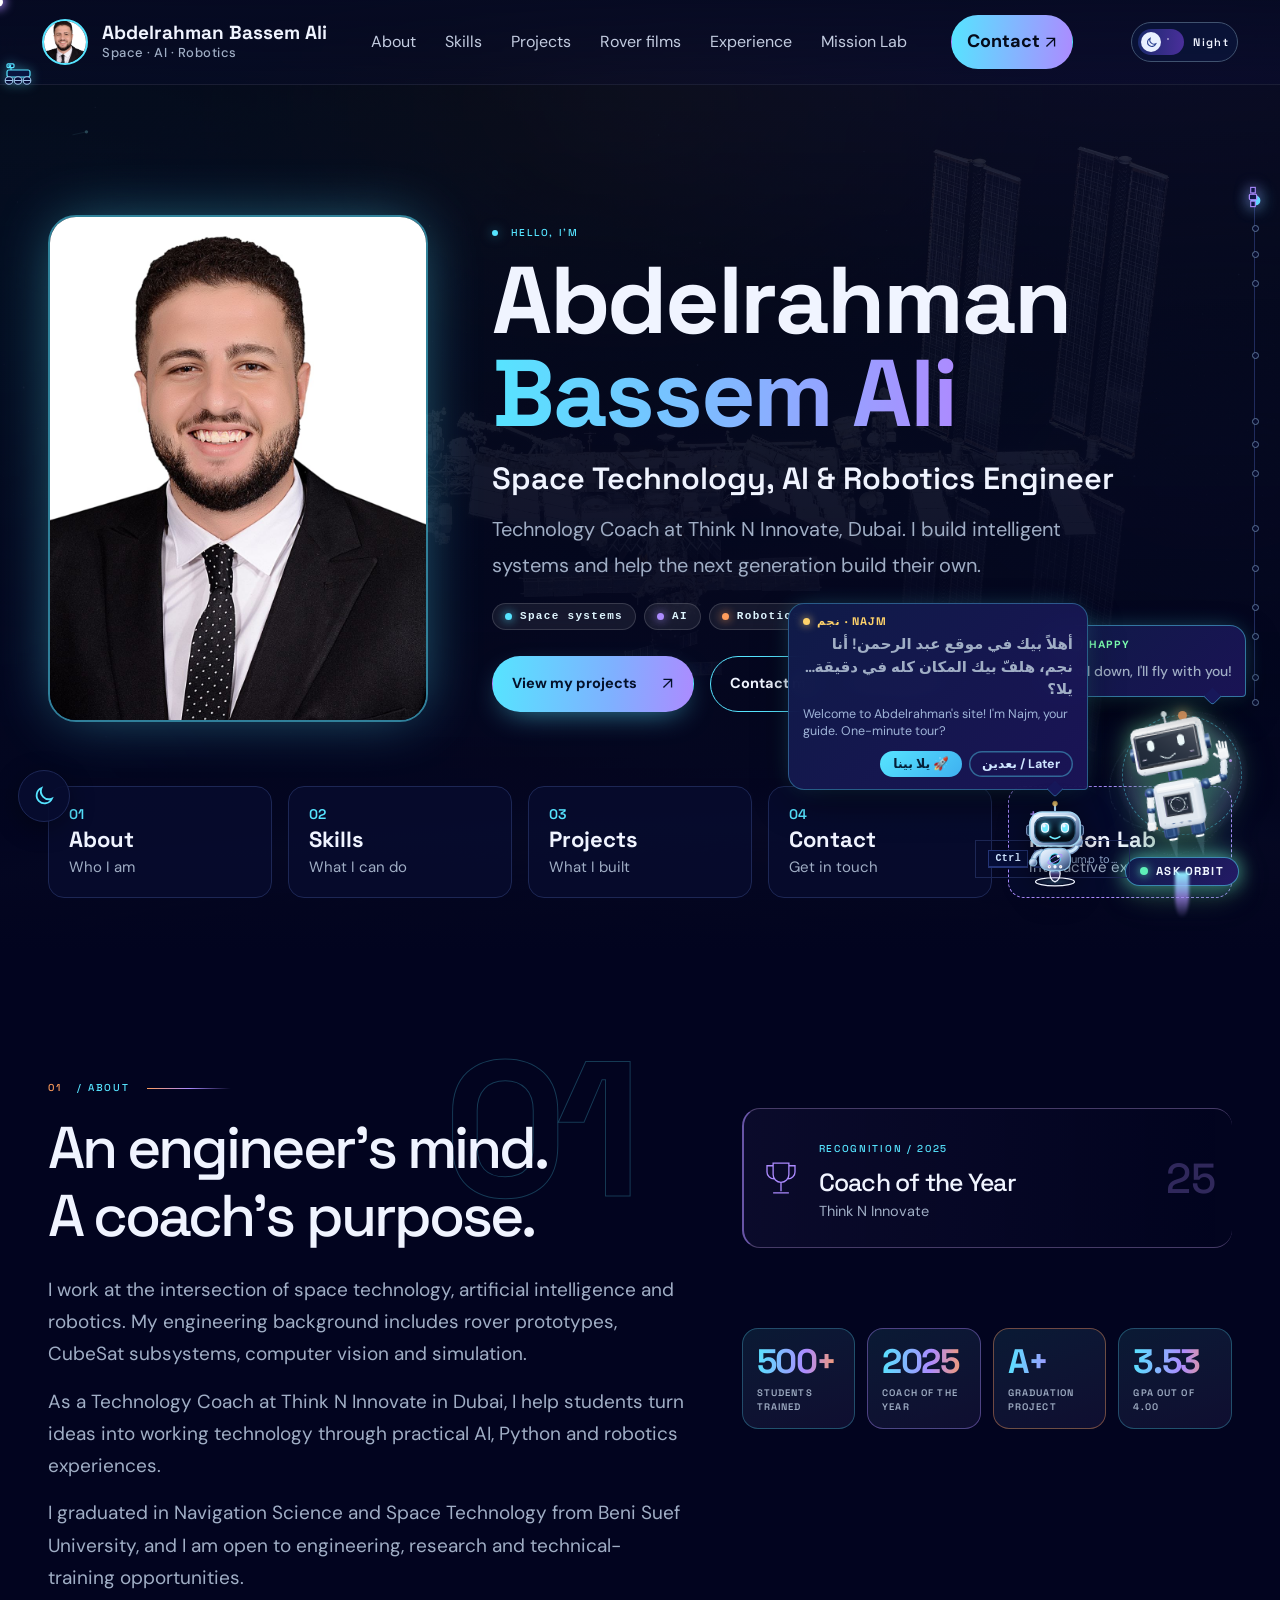
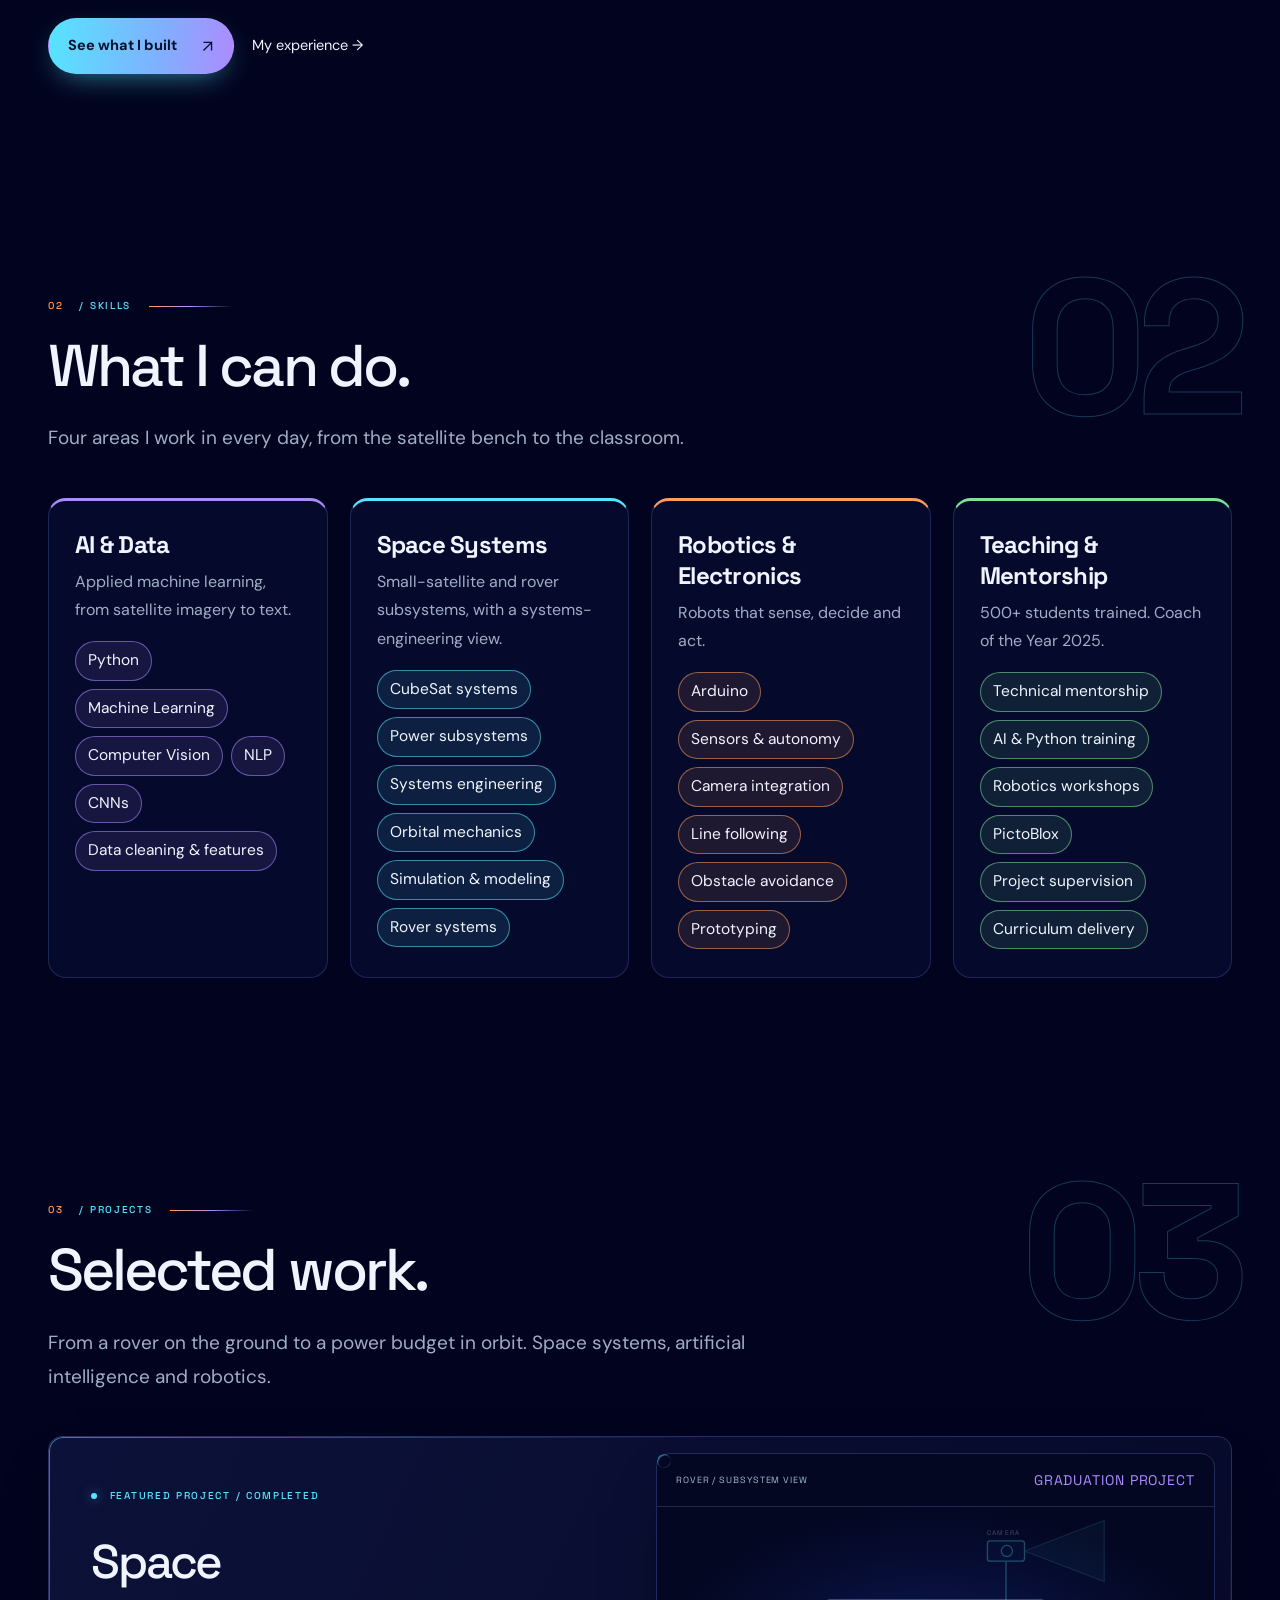
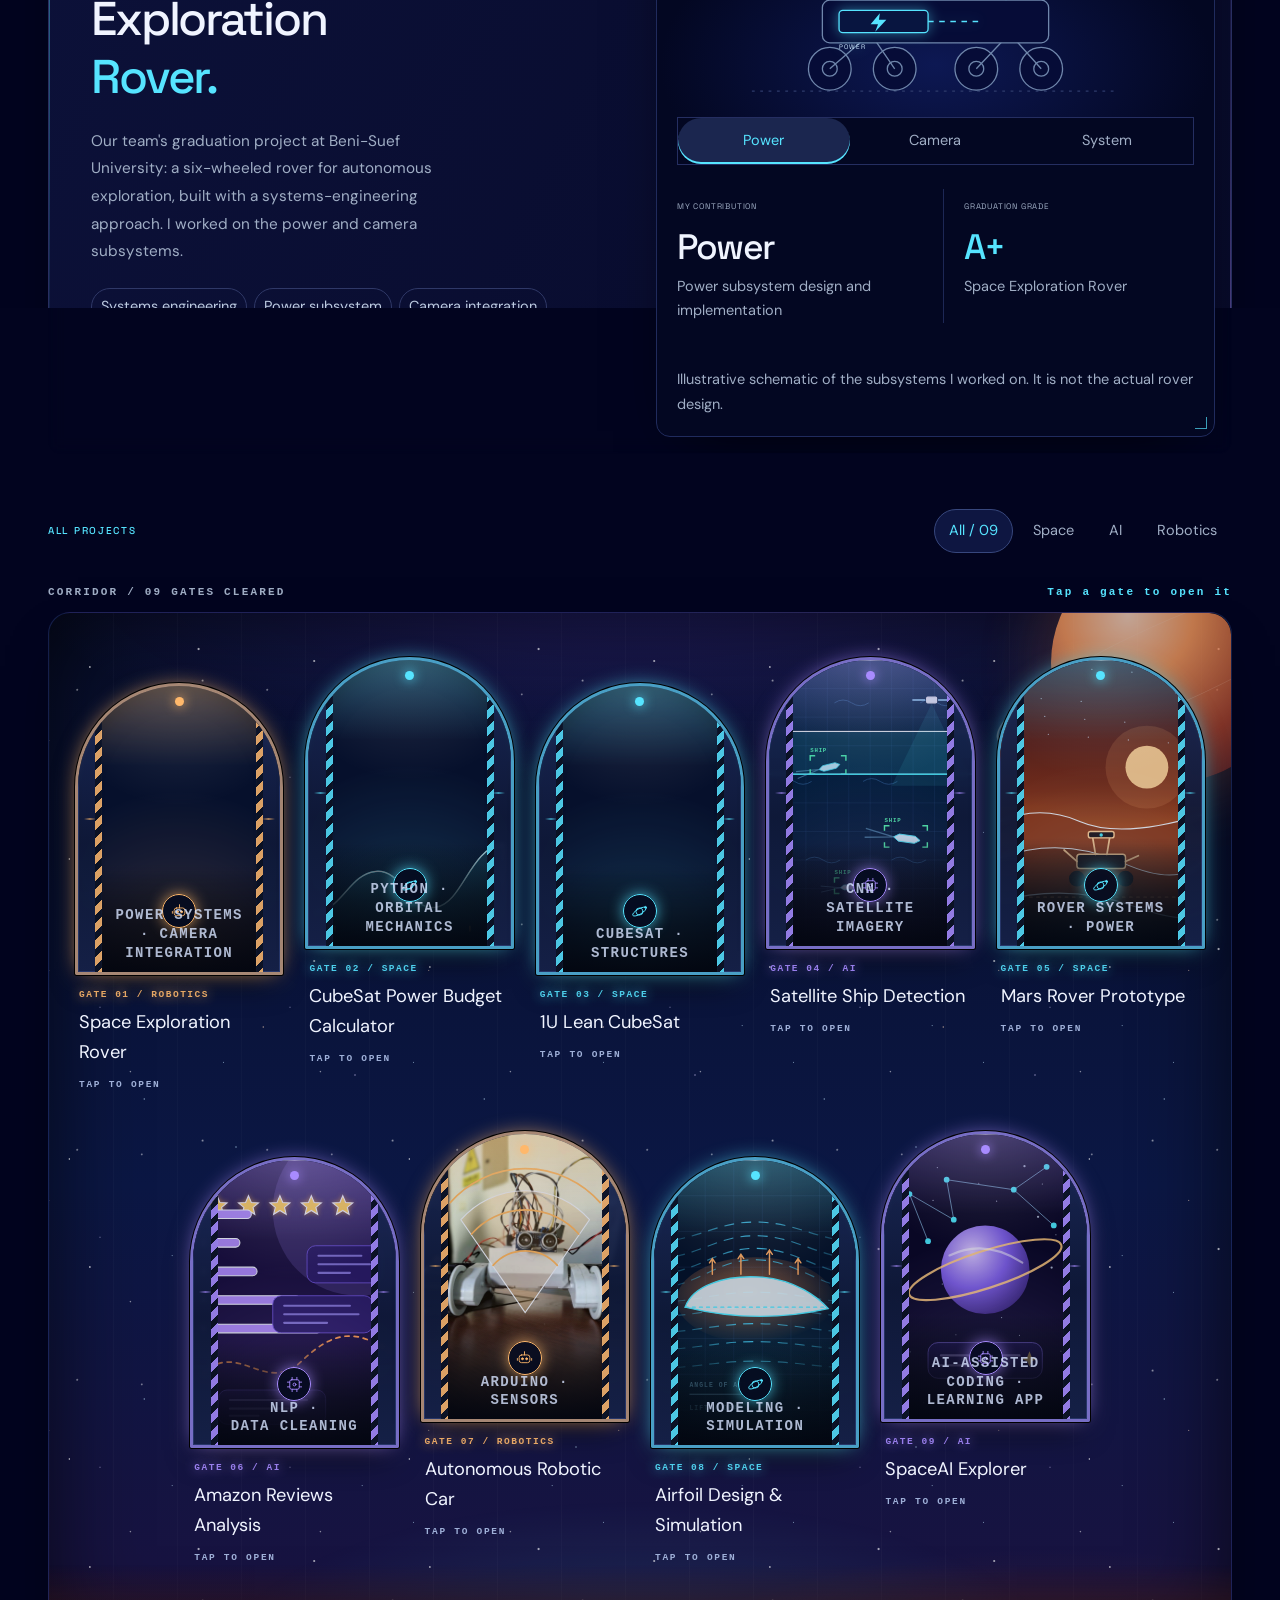
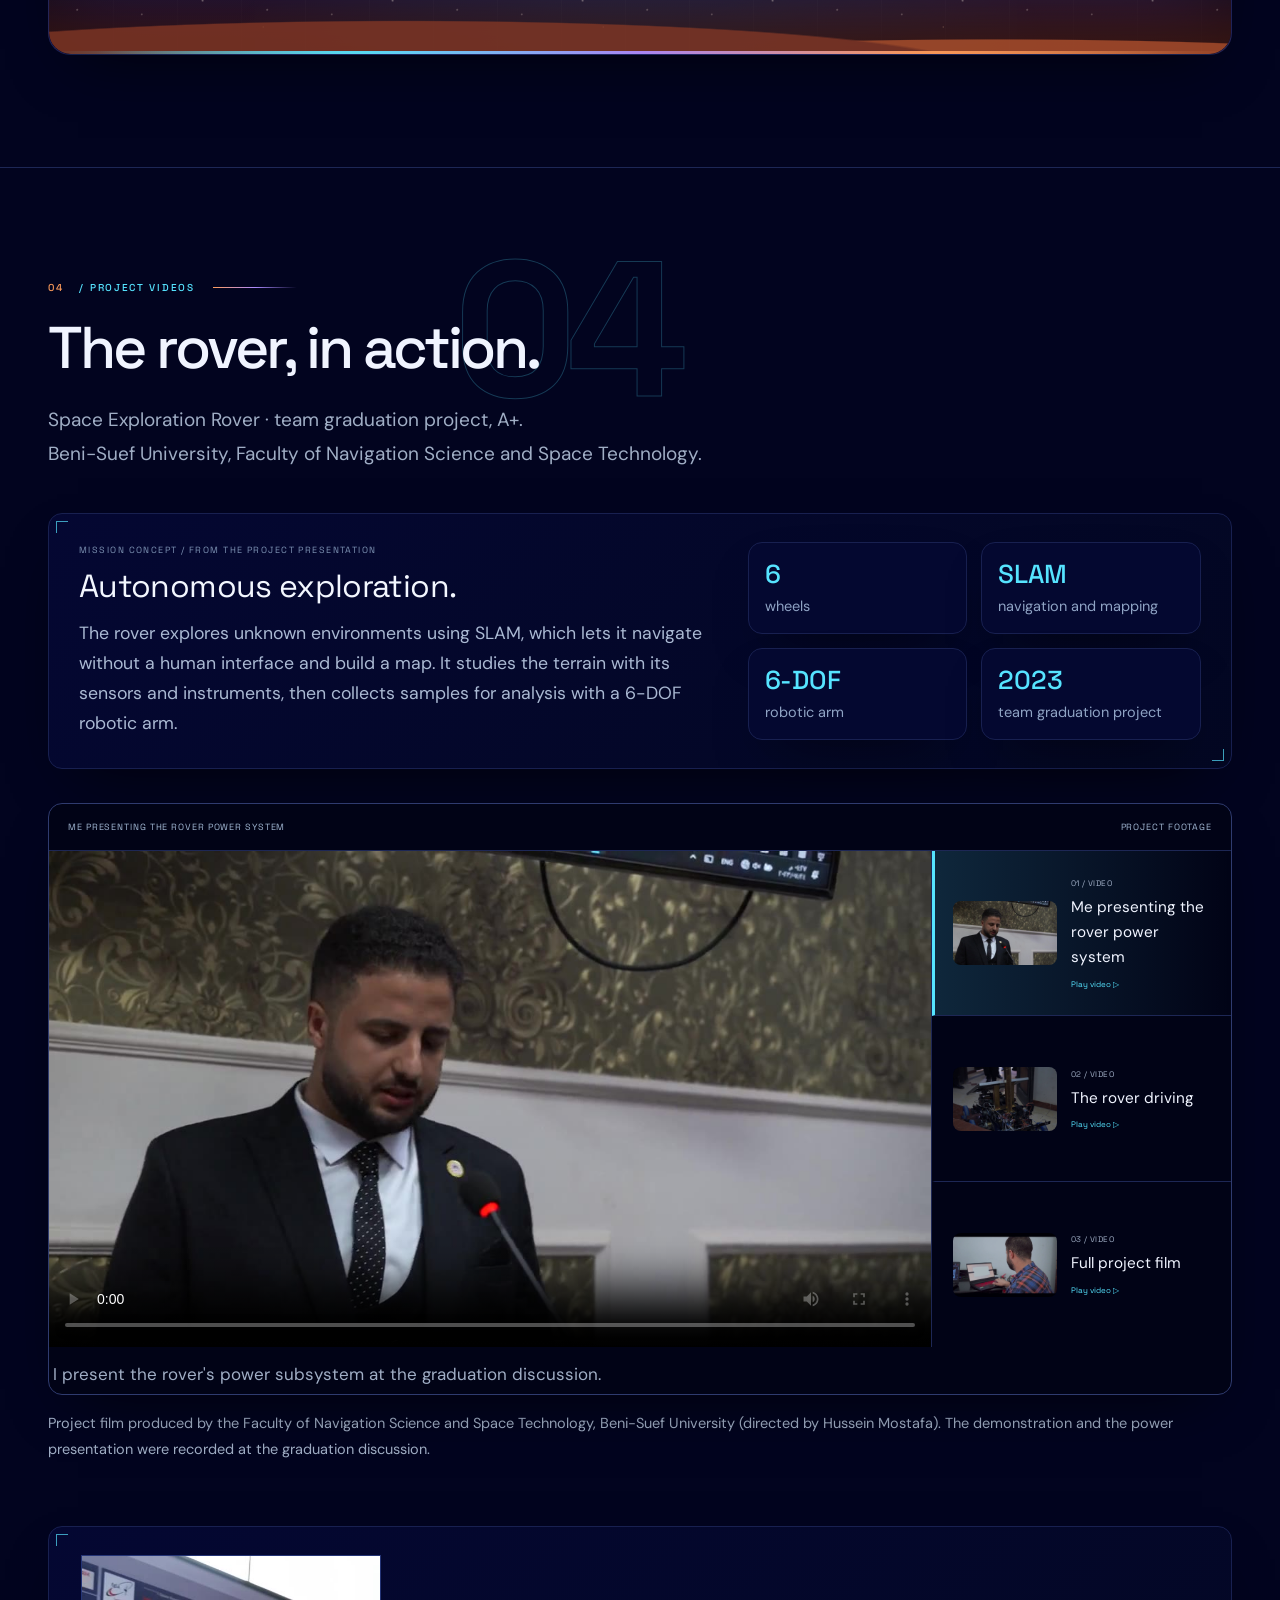
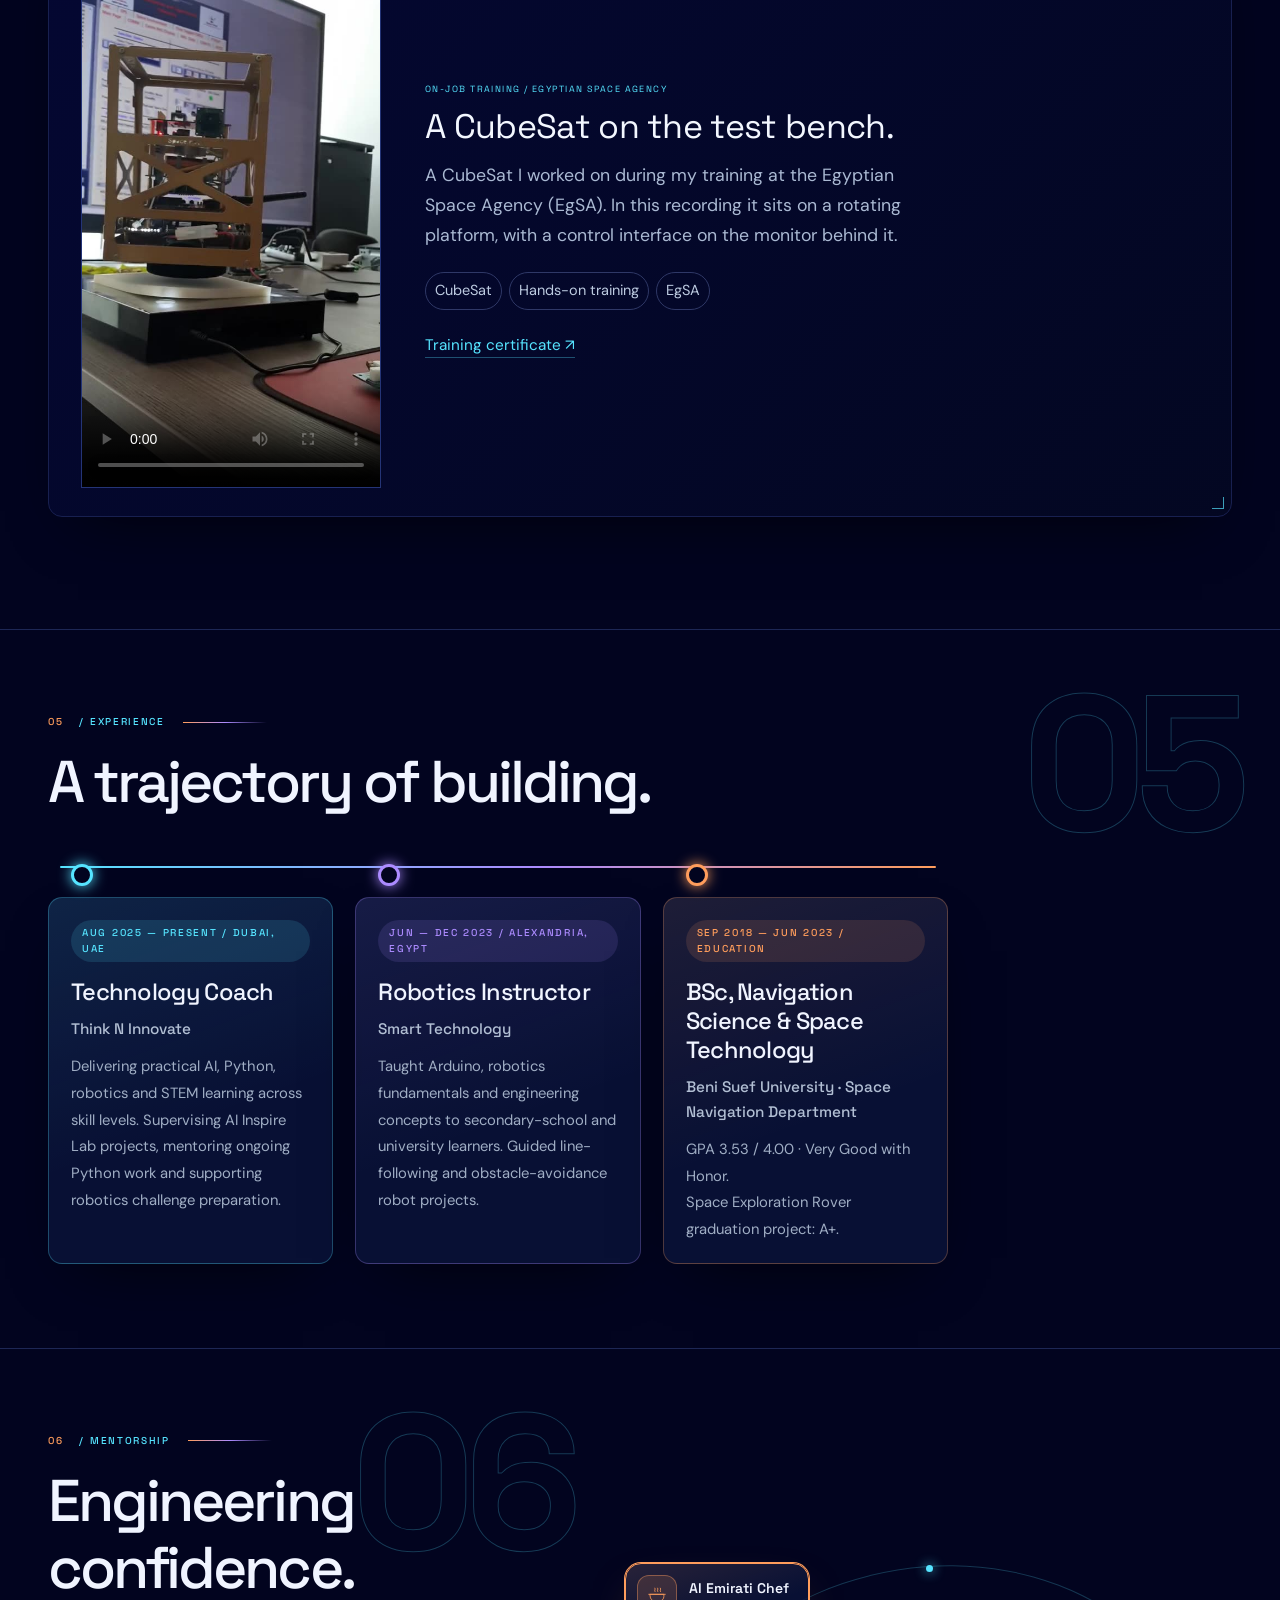
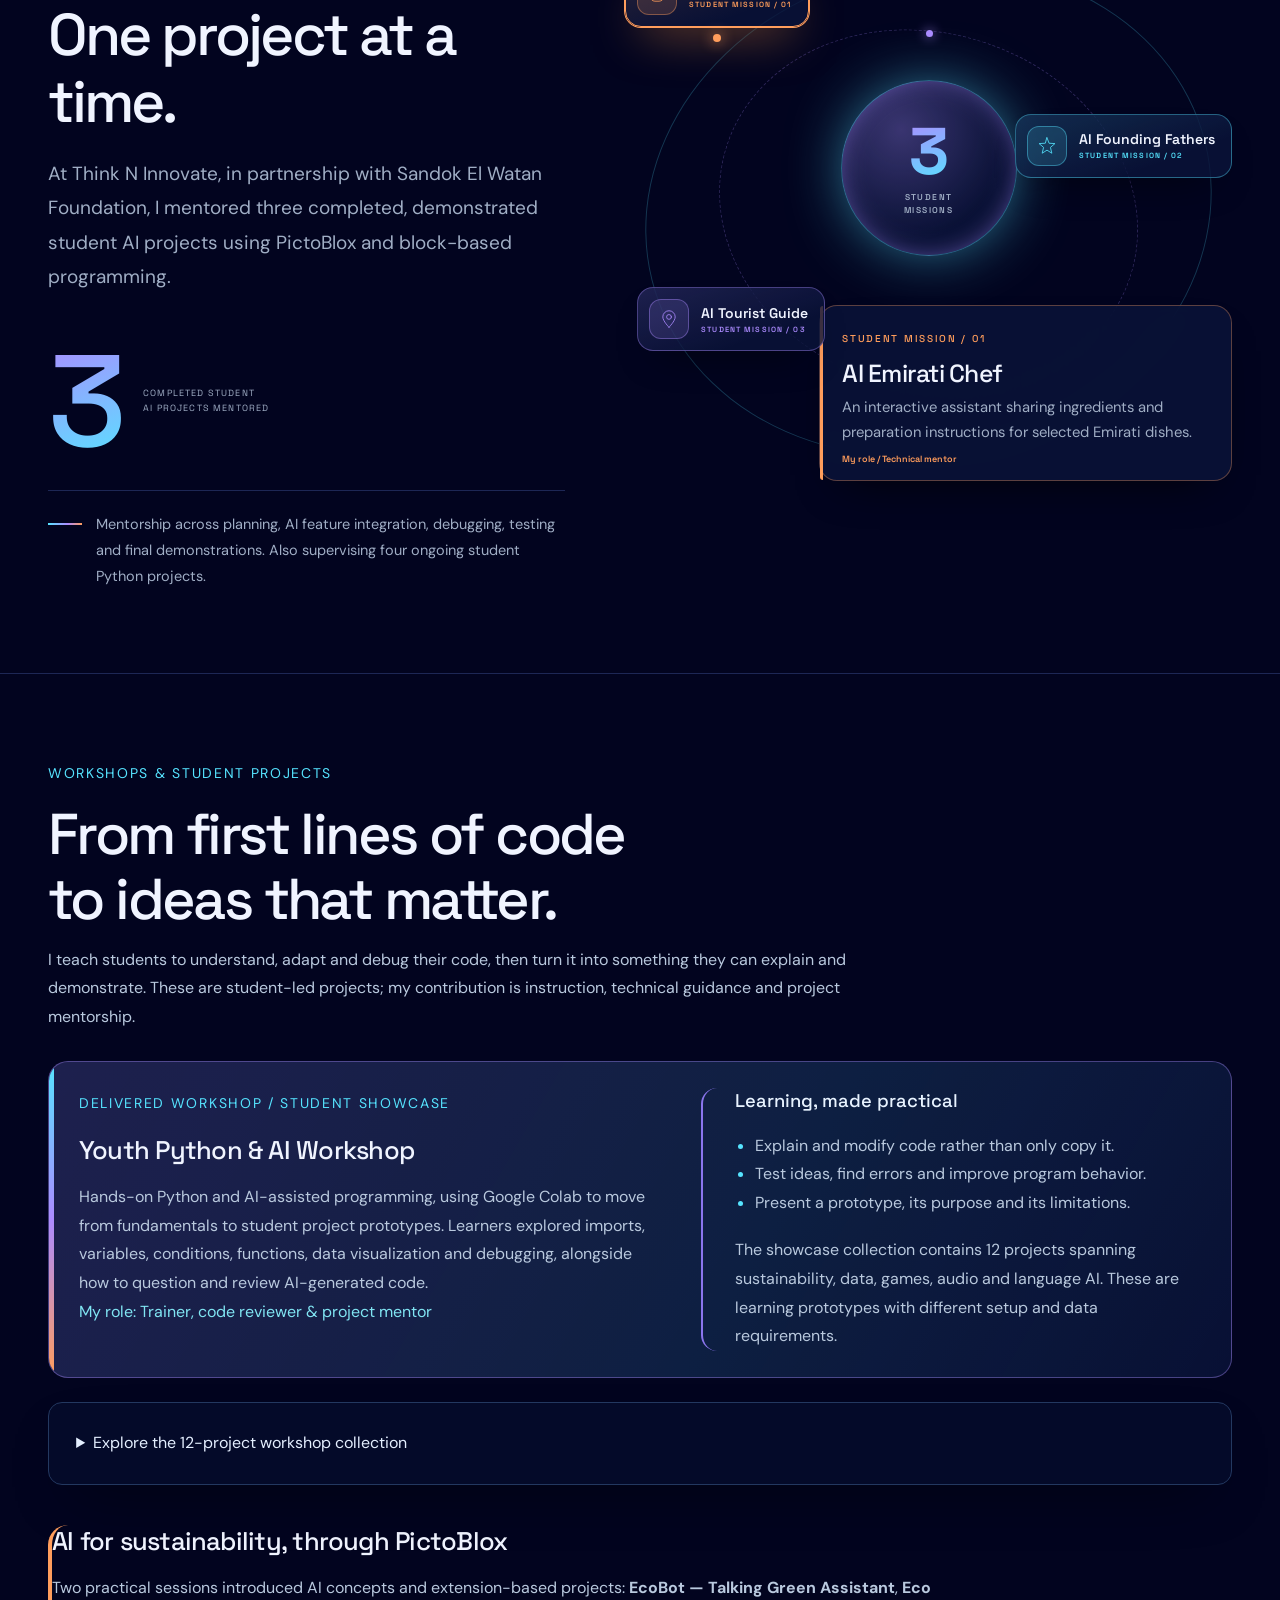
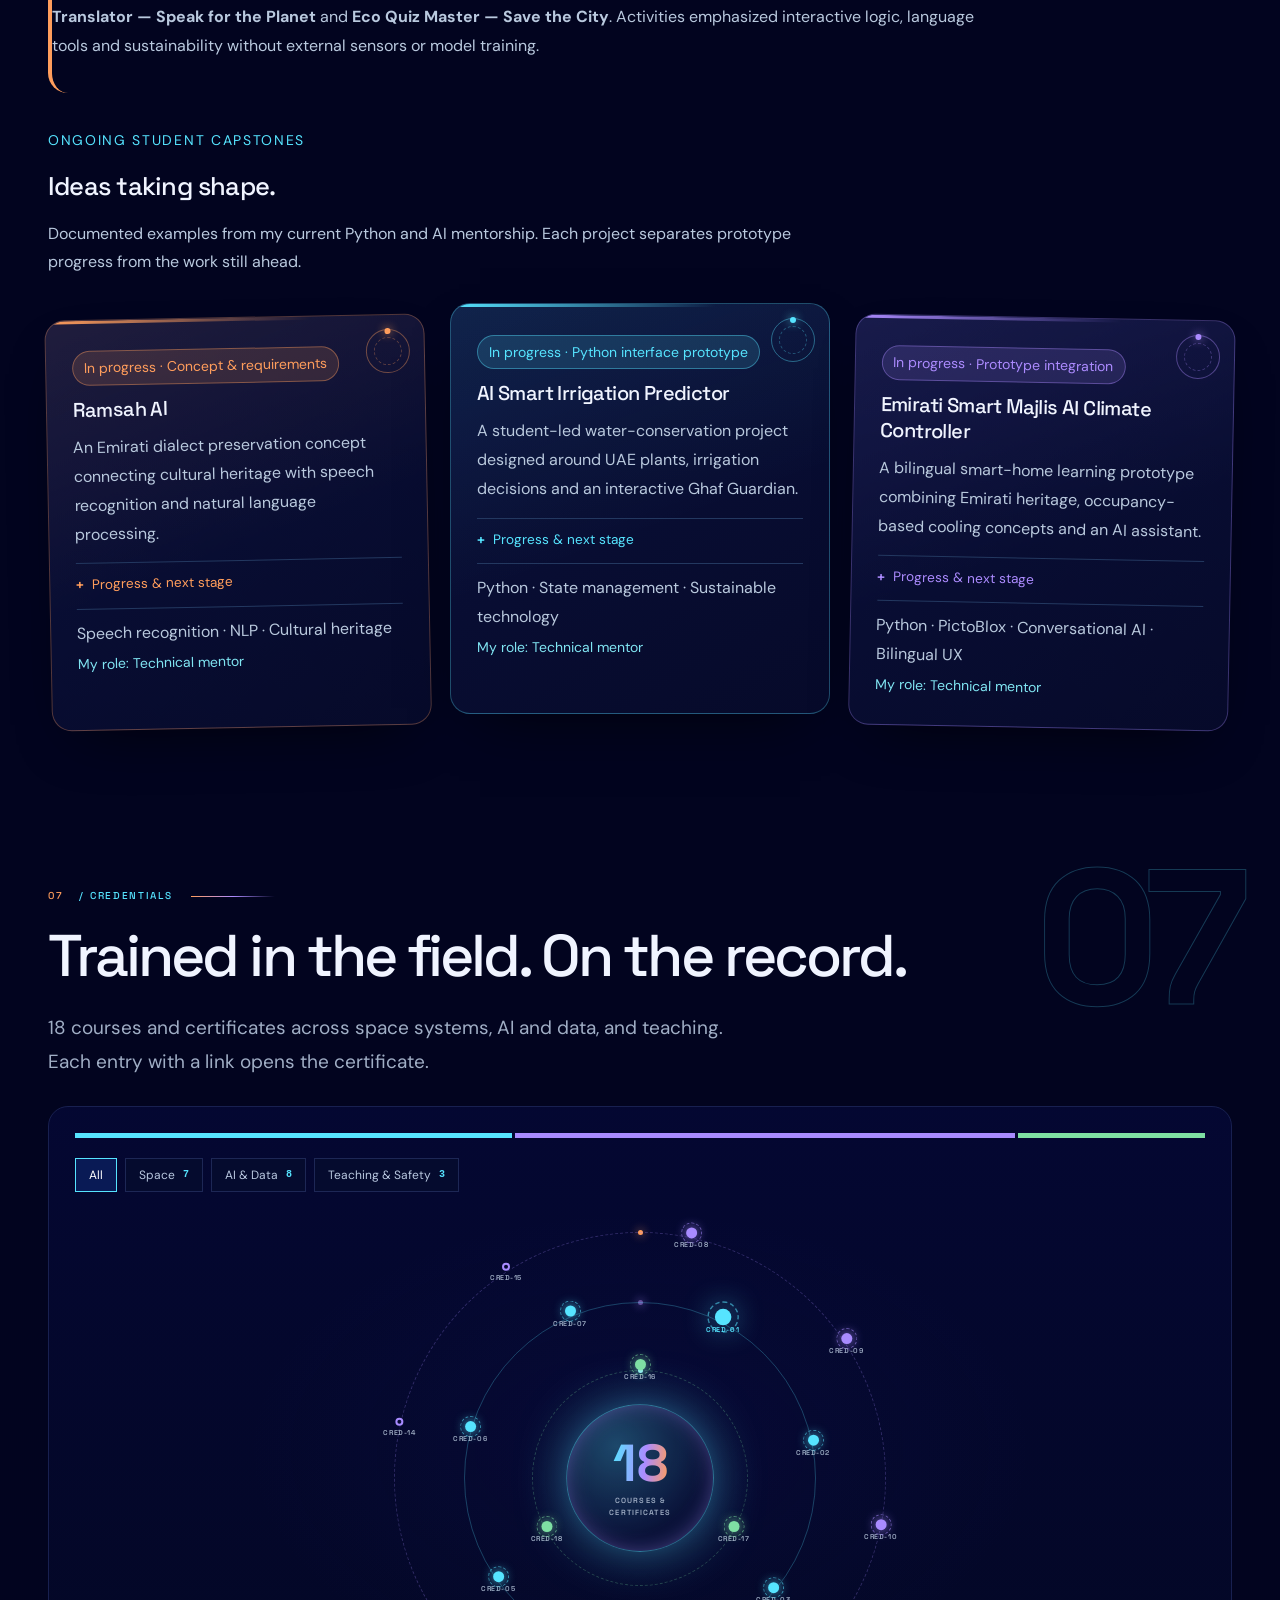
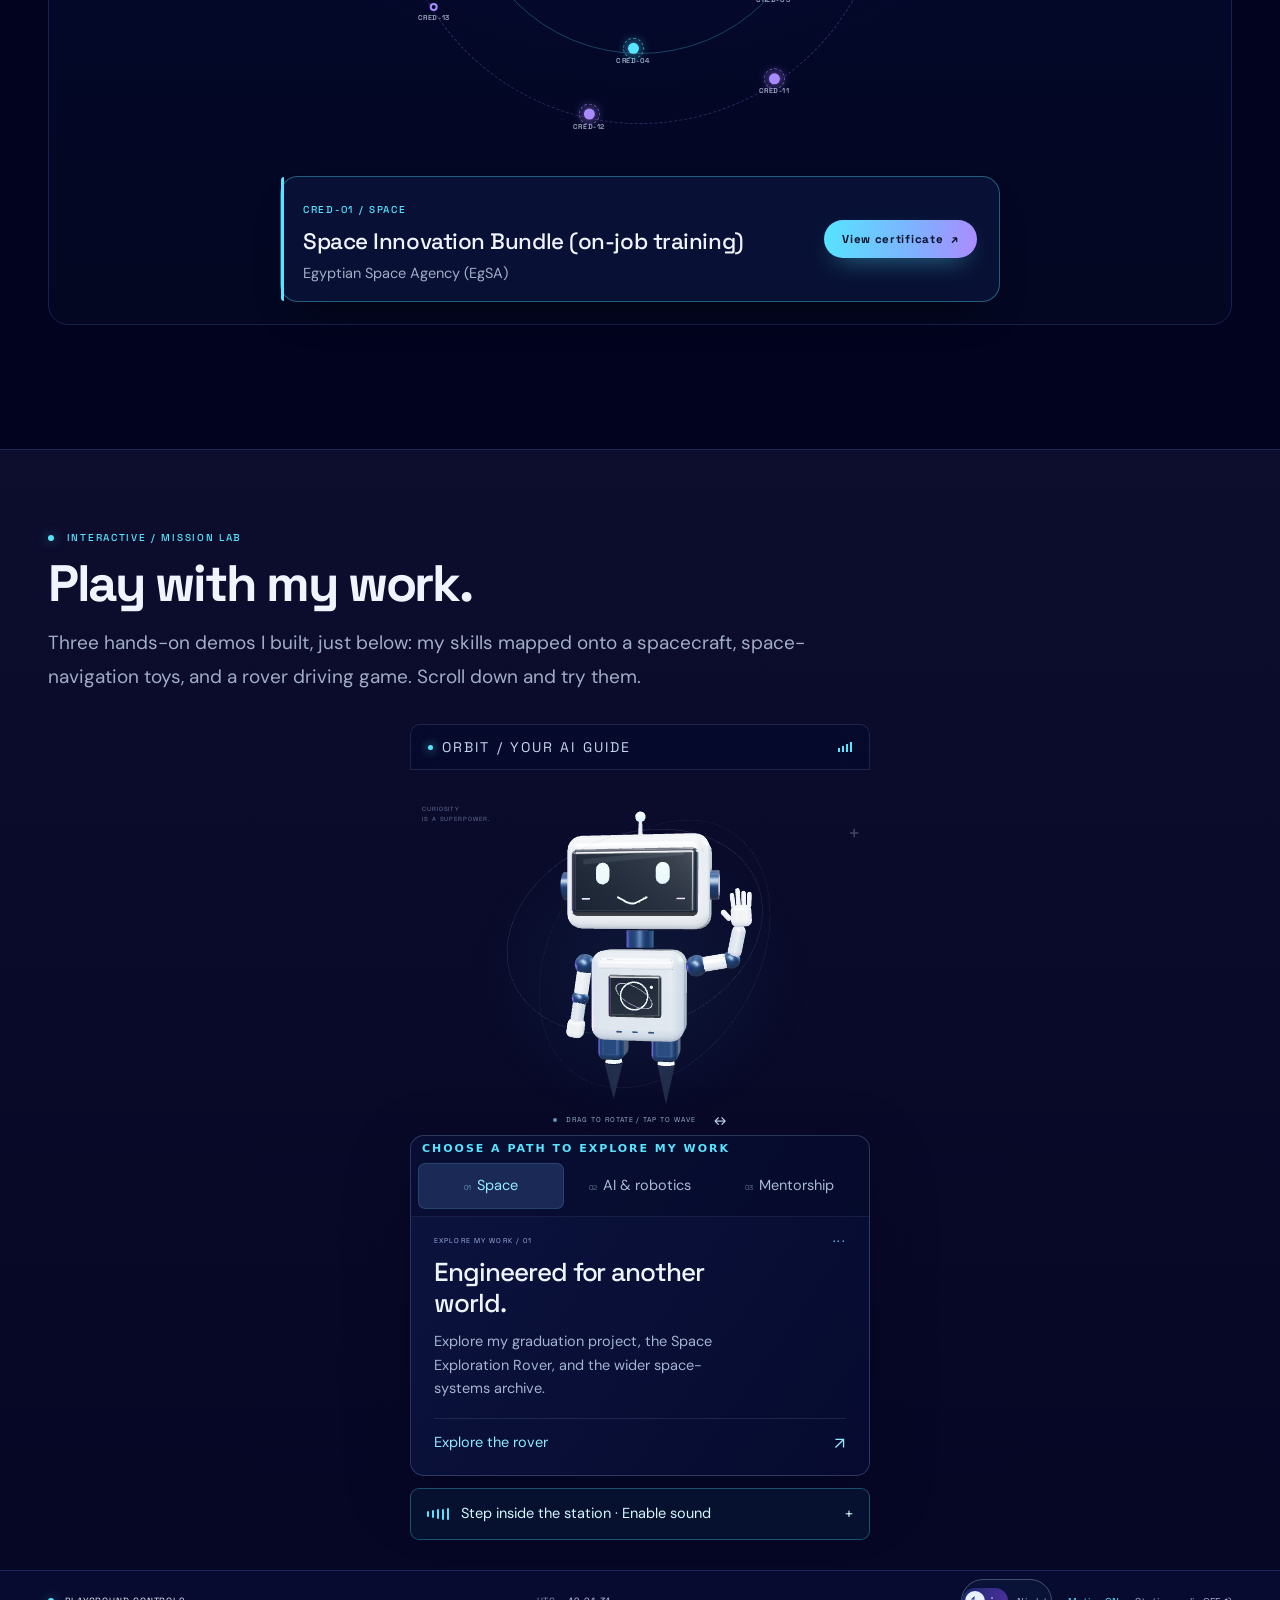
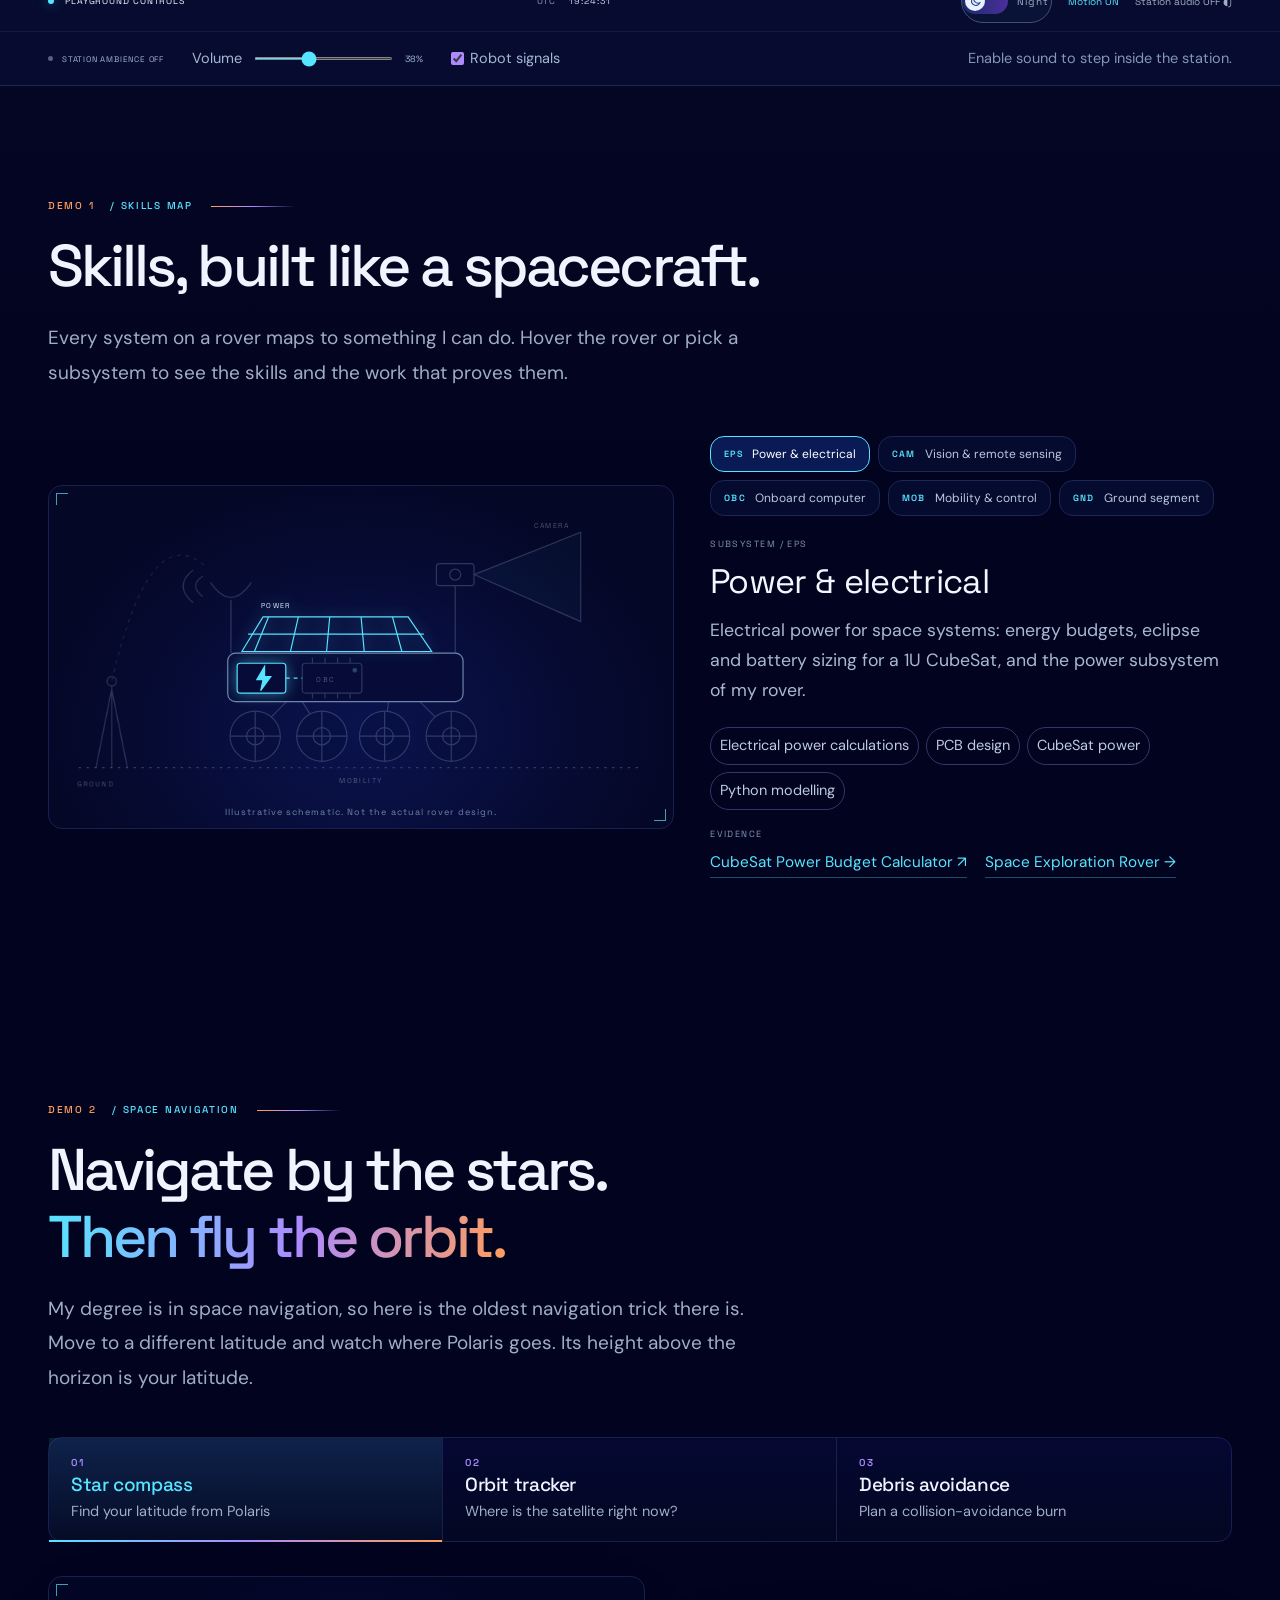
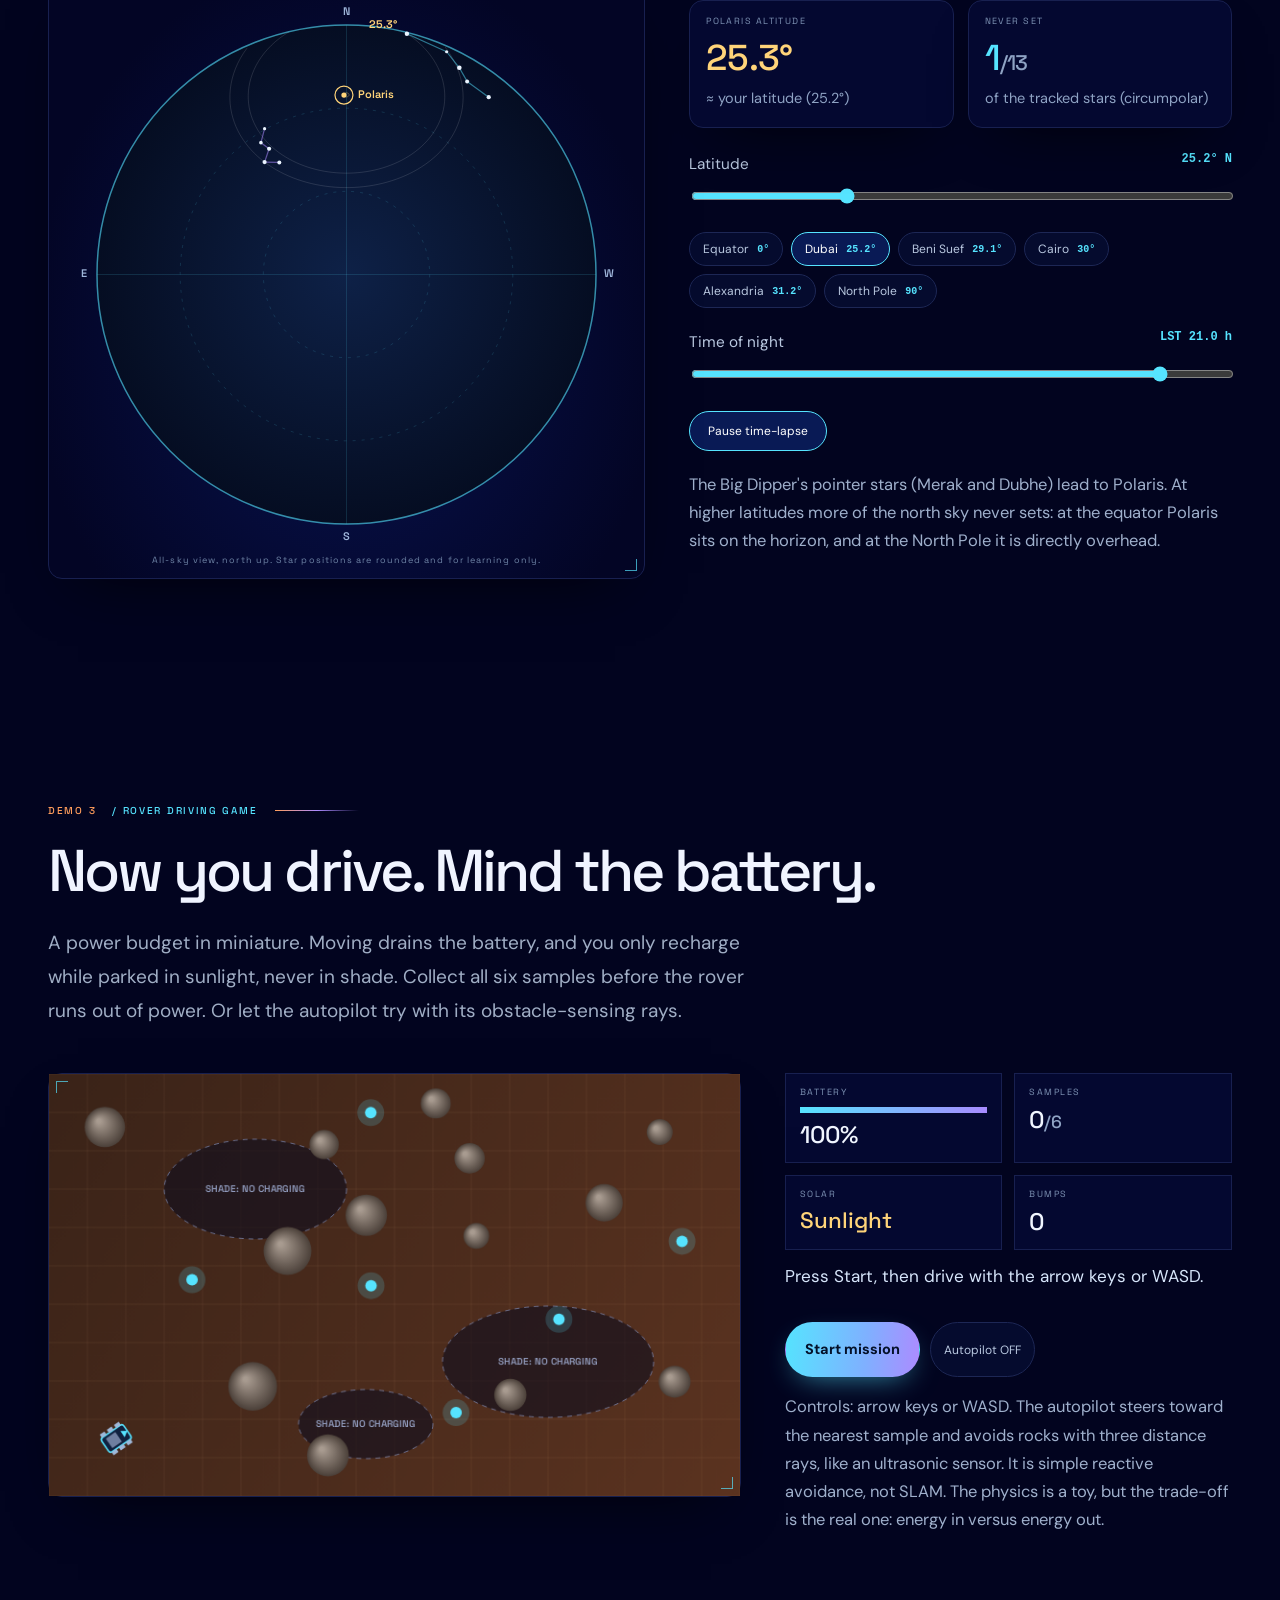
<file: index.html>
<!doctype html>
<html lang="en"><head><meta charset="UTF-8"/><meta name="viewport" content="width=device-width, initial-scale=1.0"/><meta name="theme-color" content="#050b1b"/>
<meta name="description" content="Beyond Earth — Abdelrahman Bassem Ali. Space technology, AI and robotics engineering, with hands-on technical education. Explore projects, rover footage and the CubeSat Power Budget Calculator."/>
<title>Abdelrahman Bassem Ali — Space, AI &amp; Robotics Engineer</title>
<link rel="icon" type="image/svg+xml" href="./favicon.svg"/>
<link rel="canonical" href="%VITE_SITE_URL%/"/>
<meta property="og:type" content="website"/>
<meta property="og:site_name" content="Beyond Earth"/>
<meta property="og:title" content="Beyond Earth — Abdelrahman Bassem Ali"/>
<meta property="og:description" content="Space technology, AI and robotics engineer and technology coach in Dubai. CubeSat power budget calculator, rover project footage and student AI projects."/>
<meta property="og:url" content="%VITE_SITE_URL%/"/>
<meta property="og:image" content="%VITE_SITE_URL%/media/og-image.jpg"/>
<meta property="og:image:width" content="1200"/><meta property="og:image:height" content="630"/>
<meta property="og:image:alt" content="Beyond Earth portfolio: the title over the International Space Station, with the ORBIT robot companion"/>
<meta name="twitter:card" content="summary_large_image"/>
<meta name="twitter:title" content="Beyond Earth — Abdelrahman Bassem Ali"/>
<meta name="twitter:description" content="Space technology, AI and robotics engineer and technology coach in Dubai."/>
<meta name="twitter:image" content="%VITE_SITE_URL%/media/og-image.jpg"/>
<script type="application/ld+json">{"@context":"https://schema.org","@type":"Person","name":"Abdelrahman Bassem Ali","jobTitle":"Space Technology, AI & Robotics Engineer","address":{"@type":"PostalAddress","addressLocality":"Dubai","addressCountry":"AE"},"url":"%VITE_SITE_URL%/","sameAs":["https://www.linkedin.com/in/abdelrahman-bassem-50447721a","https://github.com/AbdelrahmanBassemAli"]}</script>
  <script type="module" crossorigin src="./assets/index-BxkjcWM5.js"></script>
  <link rel="stylesheet" crossorigin href="./assets/index-f3HW1Eqk.css">
  <link rel="stylesheet" href="./companion.css">
  <link rel="stylesheet" href="./rayeq.css">
  <link rel="stylesheet" href="./polish.css">
  <script defer src="./companion.js"></script>
  <script defer src="./rayeq.js"></script>
  <script defer src="./polish.js"></script>
</head><body><div id="root"></div></body></html>
</file>
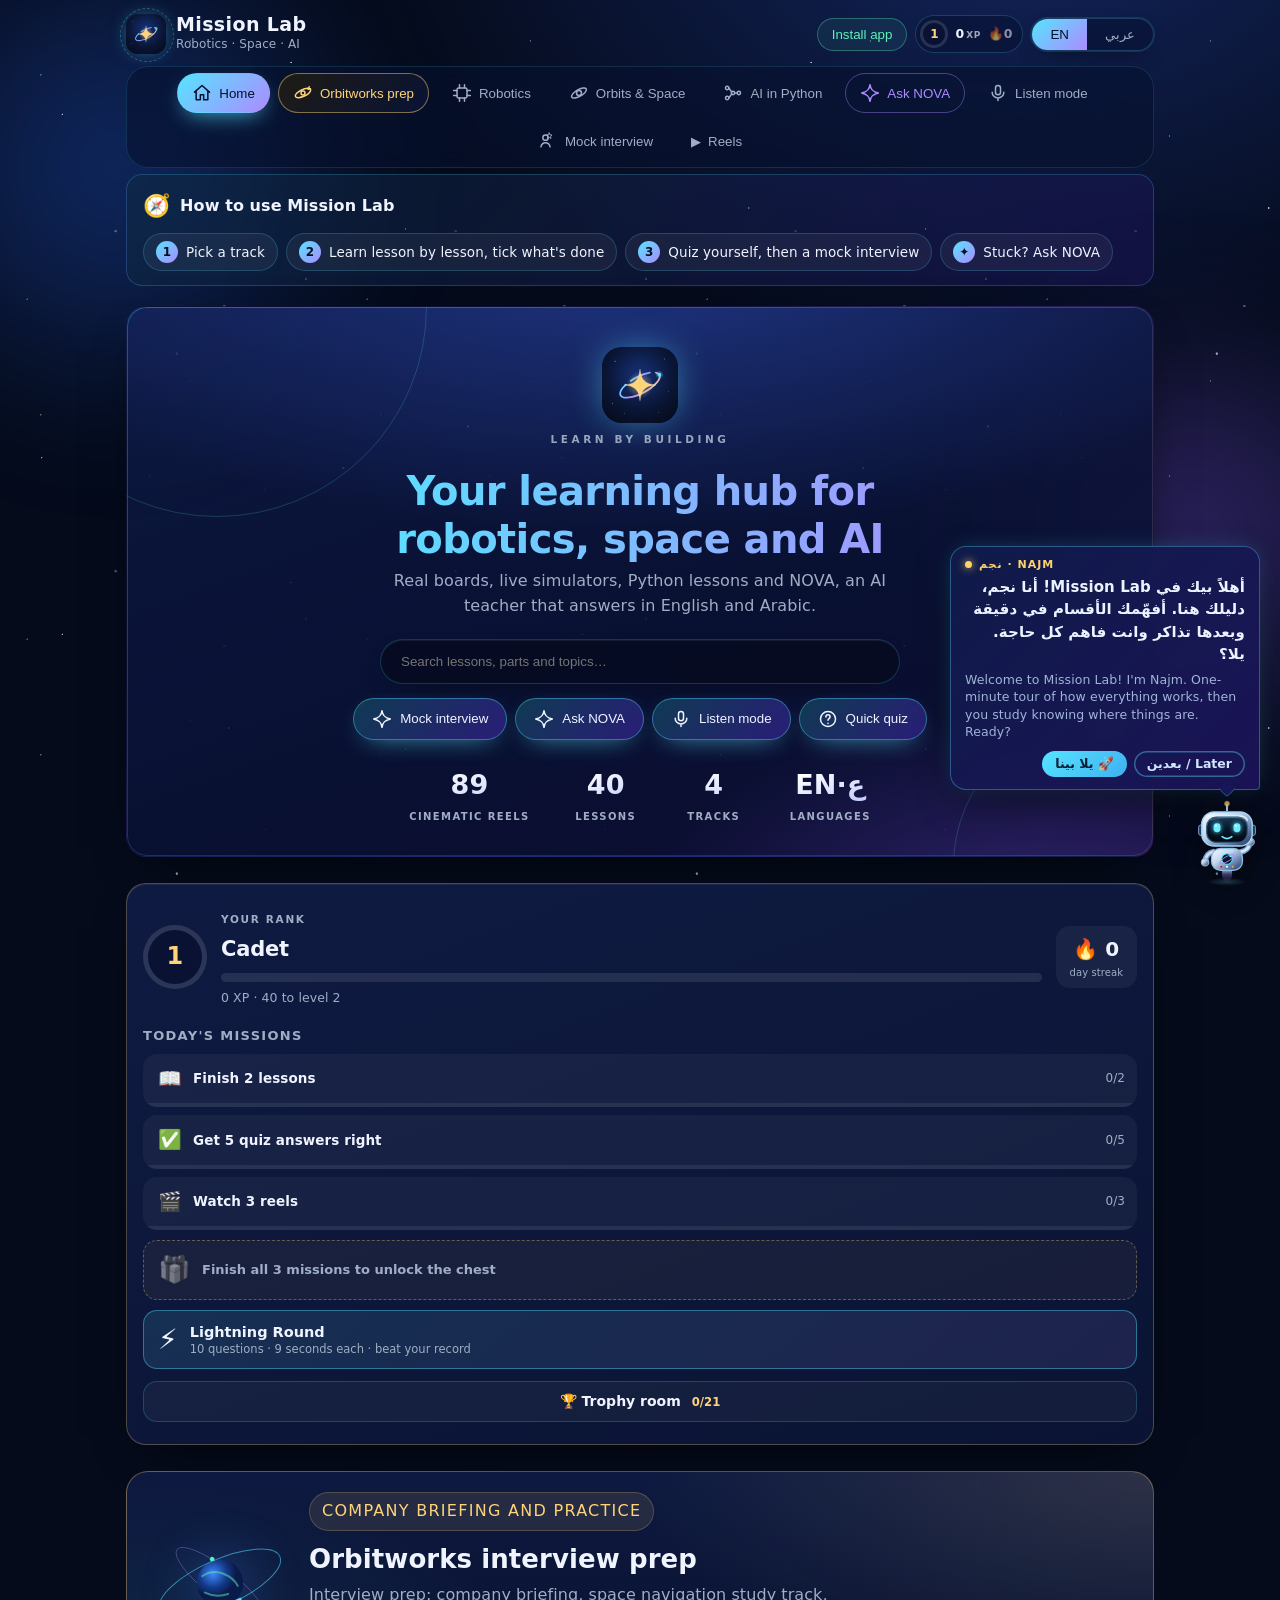
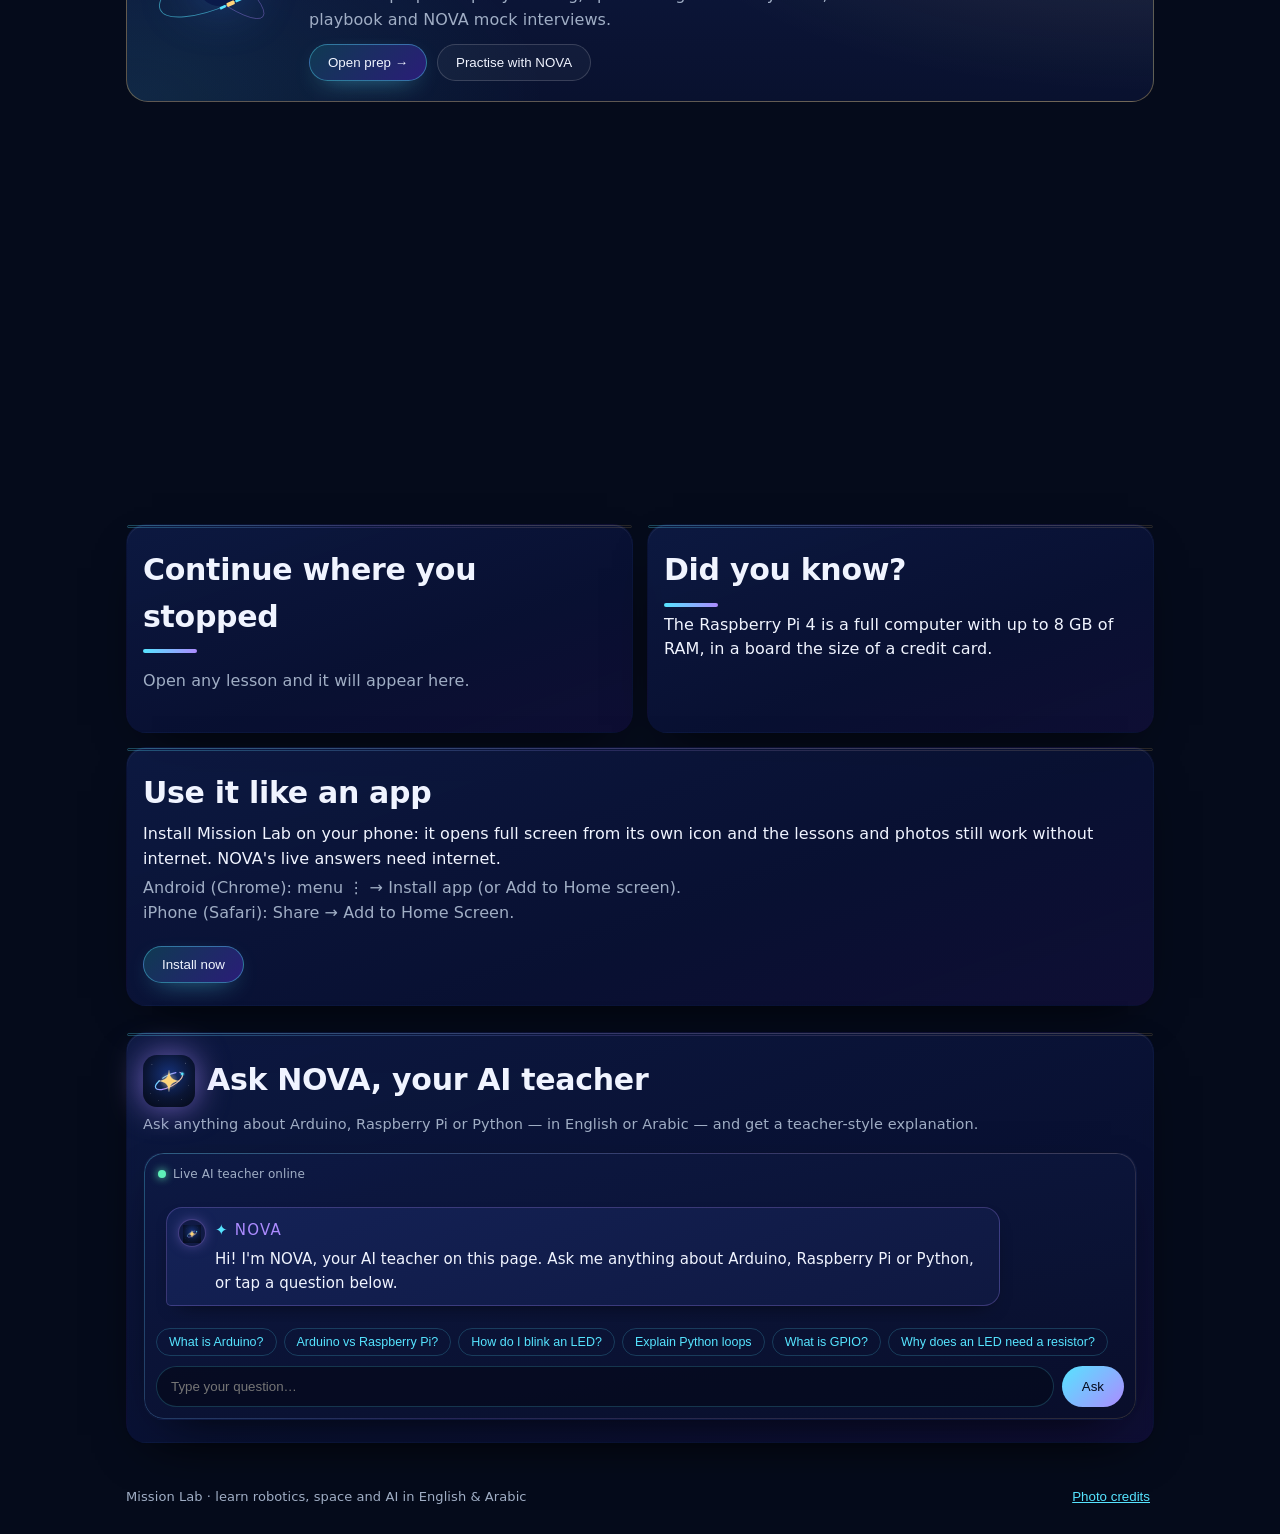
<file: lab/index.html>
<!DOCTYPE html>
<html lang="en" dir="ltr">
<head>
<meta charset="UTF-8">
<meta name="viewport" content="width=device-width, initial-scale=1, viewport-fit=cover">
<title>Mission Lab: Robotics, Space &amp; AI in Python</title>
<meta name="description" content="Bilingual learning hub: real photo boards of the Arduino and Raspberry Pi, orbit and GNSS simulators, AI in Python, and NOVA the AI teacher.">
<meta name="theme-color" content="#050b1b">
<meta name="application-name" content="Mission Lab">
<meta name="apple-mobile-web-app-capable" content="yes">
<meta name="mobile-web-app-capable" content="yes">
<meta name="apple-mobile-web-app-title" content="Mission Lab">
<meta name="apple-mobile-web-app-status-bar-style" content="black-translucent">
<meta property="og:title" content="Mission Lab: Robotics, Space &amp; AI">
<meta property="og:description" content="Bilingual (English/Arabic) learning hub with real photos, interactive boards, orbit and GNSS simulators, AI in Python, and NOVA the AI teacher.">
<meta property="og:image" content="assets/icons/icon-512.png">
<link rel="icon" type="image/svg+xml" href="assets/nova.svg">
<link rel="icon" type="image/png" sizes="48x48" href="assets/icons/favicon-48.png">
<link rel="apple-touch-icon" href="assets/icons/apple-touch-icon.png">
<link rel="manifest" href="manifest.webmanifest">
<link rel="stylesheet" href="lab.css">
<link rel="stylesheet" href="hub.css">
<link rel="stylesheet" href="orbitworks.css">
<link rel="stylesheet" href="najm.css">
<link rel="stylesheet" href="glow.css">
<link rel="stylesheet" href="reels.css?v=22">
<link rel="stylesheet" href="studio.css?v=22">
<link rel="stylesheet" href="fun.css?v=23">
<link rel="stylesheet" href="worlds.css?v=24">
</head>
<body>
<div class="stars" aria-hidden="true"></div>
<div class="stars stars-2" aria-hidden="true"></div>

<header class="top">
  <div class="top-row">
    <a class="brand" href="#home" id="brand" aria-label="Mission Lab home"><img src="assets/nova.svg" alt="" width="40" height="40"><span><b data-i18n="title">Mission Lab</b><small data-i18n="tagline">Robotics · Space · AI</small></span></a>
    <div class="top-tools">
      <button type="button" class="install-btn" id="installBtn" hidden data-i18n="install">Install app</button>
      <div class="lang" role="group" aria-label="Language">
        <button id="langEn" type="button">EN</button>
        <button id="langAr" type="button">عربي</button>
      </div>
    </div>
  </div>
  <nav class="areas" role="tablist" aria-label="Areas">
    <button type="button" role="tab" data-area="home"><i aria-hidden="true">⌂</i><span data-i18n="navHome">Home</span></button>
    <button type="button" role="tab" data-area="ow" class="nav-ow"><i aria-hidden="true">🚀</i><span data-i18n="areaOw">Orbitworks prep</span></button>
    <button type="button" role="tab" data-area="robotics"><i aria-hidden="true">🤖</i><span data-i18n="areaRobotics">Robotics</span></button>
    <button type="button" role="tab" data-area="space"><i aria-hidden="true">🛰</i><span data-i18n="areaSpace">Orbits &amp; Space</span></button>
    <button type="button" role="tab" data-area="ai"><i aria-hidden="true">🧠</i><span data-i18n="areaAi">AI in Python</span></button>
    <button type="button" class="nav-nova" id="navNova"><i aria-hidden="true">✦</i><span data-i18n="navNova">Ask NOVA</span></button>
    <button type="button" class="listen-open" id="listenOpen"><i aria-hidden="true">🎙</i><span data-i18n="listenOpen">Listen mode</span></button>
    <button type="button" class="mock-open" id="mockOpen"><i aria-hidden="true"></i><span data-i18n="mqOpen">Mock interview</span></button>
    <button type="button" class="reels-open" id="reelsOpen" aria-expanded="false" aria-haspopup="dialog"><i aria-hidden="true">▶</i><span data-i18n="rlOpen">Reels</span></button>
  </nav>
  <div class="subnav" id="subnav" aria-label="On this page"></div>
</header>

<main>
  <div class="area" id="area-home"><div id="homeRoot"></div></div>
  <div class="area" id="area-ow"><div id="owRoot"></div></div>
  <div class="area" id="area-robotics">
  <section id="boards" class="panel">
    <h2 data-i18n="boardsTitle">Tap a part to learn it</h2>
    <p class="hint" data-i18n="boardsHint"></p>
    <div class="board-bar">
      <div class="board-switch" role="tablist">
        <button id="swUno" type="button" role="tab">Arduino Uno</button>
        <button id="swRpi" type="button" role="tab">Raspberry Pi 4</button>
      </div>
      <div class="view-sw" id="viewSw" role="group"><button type="button" data-v="photo" data-i18n="viewPhoto">Photo</button><button type="button" data-v="diagram" data-i18n="viewDiagram">Diagram</button></div>
    </div>
    <div class="board-grid">
      <div><div class="board-stage" id="boardStage"></div><p class="credit" id="boardCredit"></p></div>
      <article class="part-card" id="partCard" aria-live="polite">
        <div class="pc-empty" id="pcEmpty" data-i18n="pickPart">Pick a numbered part…</div>
        <div class="pc-body" id="pcBody" hidden>
          <div class="pc-head">
            <span class="pc-num" id="pcNum"></span>
            <h3 id="pcName"></h3>
          </div>
          <h4 data-i18n="whatIs">What is it?</h4>
          <p id="pcWhat"></p>
          <h4 data-i18n="whatDoes">What does it do?</h4>
          <p id="pcDoes"></p>
          <div class="pc-tip"><b data-i18n="remember">Remember:</b> <span id="pcTip"></span></div>
        </div>
      </article>
    </div>
    <ul class="parts-chips" id="partsChips"></ul>
  </section>

  <section id="python" class="panel">
    <h2 data-i18n="pyTitle">Python, lesson by lesson</h2>
    <p class="hint" data-i18n="pyHint"></p>
    <div class="lessons" id="lessons"></div>
  </section>

  </div>
  <div class="area" id="area-space"><div id="spaceRoot"></div></div>
  <div class="area" id="area-ai"><div id="aiRoot"></div></div>

  <section id="teacher" class="panel">
    <div class="nova-head"><img src="assets/nova.svg" alt="" width="52" height="52"><div><h2 data-i18n="teacherTitle">Ask NOVA, your AI teacher</h2></div></div>
    <p class="hint" data-i18n="teacherHint"></p>
    <div class="chat">
      <div class="chat-status" id="chatStatus"></div>
      <div class="chat-log" id="chatLog" aria-live="polite"></div>
      <div class="chat-chips" id="chatChips"></div>
      <form class="chat-form" id="chatForm">
        <input id="chatInput" type="text" autocomplete="off" data-i18n-ph="placeholder" placeholder="Type your question…">
        <button type="submit" id="chatSend" data-i18n="send">Ask</button>
      </form>
    </div>
  </section>
</main>

<footer class="foot">
  <span data-i18n="foot">Mission Lab</span>
  <button type="button" class="linkish" id="creditsOpen" data-i18n="back2">Photo credits</button>
</footer>
<nav class="bnav" id="bnav" aria-label="Main"></nav>

<div id="listenRoot"></div>
<div id="mockRoot"></div>
<div id="reelsRoot"></div>
<div id="modalRoot"></div>
<script src="lab.js"></script>
<script src="common.js"></script>
<script src="space.js"></script>
<script src="ai.js"></script>
<script src="listen.js"></script>
<script src="mock.js"></script>
<script src="diagrams.js"></script>
<script src="content.js"></script>
<script src="hub.js"></script>
<script src="ow-diagrams.js"></script>
<script src="ow-content.js"></script>
<script src="ow-nova.js"></script>
<script src="orbitworks.js"></script>
<script src="motion.js"></script>
<script>boot();</script>
<script src="najm.js"></script>
<script src="glow-content.js"></script>
<script src="nova-plus.js"></script>
<script src="glow.js"></script>
<script src="studio.js?v=22"></script>
<script src="fun.js?v=23"></script>
<script src="worlds.js?v=24"></script>
<script src="reels-scenes.js?v=22"></script>
<script src="reels-data.js?v=22"></script>
<script src="reels-copy.js?v=22"></script>
<script src="reels.js?v=22"></script>
<script src="reels-fx.js?v=22"></script>
<script src="reels-cine.js?v=22"></script>
<script src="reels-cine2.js?v=22"></script>
<script src="reels-cine3.js?v=22"></script>
</body>
</html>
</file>
<file: assets/index-f3HW1Eqk.css>
@import"https://fonts.googleapis.com/css2?family=DM+Sans:wght@400;500;600;700&family=Space+Grotesk:wght@400;500;600;700&display=swap";:root{--c00000033:#00000033;--c00000044:#00000044;--c00000088:#00000088;--c000000aa:#000000aa;--c000000cc:#000000cc;--c000000ff:#000000ff;--c00102570:#00092670;--c02060f99:#00021199;--c02060fbd:#000211bd;--c02060fe6:#000211e6;--c02060fff:#000211ff;--c02061380:#00011680;--c02071355:#00021655;--c020713ff:#000216ff;--c02071680:#00011980;--c0207184d:#00001b4d;--c03061788:#02011a88;--c030714ff:#010117ff;--c030813ff:#010316ff;--c040a19ff:#01041dff;--c040a1cff:#010220ff;--c04101fff:#010924ff;--c041021ff:#000826ff;--c050b1b14:#02041f14;--c050b1b24:#02041f24;--c050b1b30:#02041f30;--c050b1b33:#02041f33;--c050b1b45:#02041f45;--c050b1b55:#02041f55;--c050b1b66:#02041f66;--c050b1b70:#02041f70;--c050b1b88:#02041f88;--c050b1bb3:#02041fb3;--c050b1bc9:#02041fc9;--c050b1bd9:#02041fd9;--c050b1bdb:#02041fdb;--c050b1bdf:#02041fdf;--c050b1be8:#02041fe8;--c050b1bed:#02041fed;--c050b1bf2:#02041ff2;--c050b1bf5:#02041ff5;--c050b1bff:#02041fff;--c05647b35:#004f8535;--c060d20ff:#030525ff;--c060e1eff:#030722ff;--c060f1fef:#030824ef;--c06101fd9:#030924d9;--c06101fff:#030924ff;--c06251a99:#06251a99;--c06718c26:#00599826;--c070f21ff:#040726ff;--c07101fcc:#040923cc;--c07101fd0:#040923d0;--c07101fff:#040923ff;--c07102066:#04092566;--c07112aff:#030630ff;--c080f20ff:#050825ff;--c08101fed:#050923ed;--c08101fff:#050923ff;--c08122600:#04092c00;--c081226ec:#04092cec;--c081226ff:#04092cff;--c08122aff:#040830ff;--c0814279c:#040b2d9c;--c090f2670:#06052b70;--c091225ed:#060a2aed;--c091428ff:#050b2eff;--c092239e8:#031741e8;--c0a1027a1:#07062da1;--c0a1222df:#070b27df;--c0a1222ff:#070b27ff;--c0a1224ff:#070a29ff;--c0a1325ff:#070b2aff;--c0a1326e6:#070b2be6;--c0a132ccc:#060832cc;--c0a1429f0:#060b2ff0;--c0a1530cc:#050937cc;--c0a1530d0:#050937d0;--c0a1530ff:#050937ff;--c0a1830ff:#050d37ff;--c0a1a3566:#050e3d66;--c0b1426ff:#080c2bff;--c0b1529ff:#070c2fff;--c0b1530cc:#060937cc;--c0b1730ff:#060c37ff;--c0b182b99:#070f3199;--c0b1f36d9:#06143ed9;--c0c1528e8:#090d2ee8;--c0c1528ff:#090d2eff;--c0c162be8:#080d31e8;--c0c1c32ee:#071239ee;--c0c233394:#071b3a94;--c0d1c36ff:#08103eff;--c0d1d38ff:#081140ff;--c0d2038ff:#081540ff;--c0d2a5aff:#041467ff;--c0e172aff:#0a0f30ff;--c0e2442ff:#08164cff;--c0f2036ff:#0a163eff;--c0f2347ff:#081351ff;--c0f2a4eff:#071959ff;--c101b32ff:#0c1139ff;--c101d36e6:#0b123ee6;--c10294aff:#091a55ff;--c10294f66:#08185b66;--c10374bff:#092c56ff;--c11182cee:#0e0f32ee;--c111e33ef:#0d153aef;--c112244ff:#0b134eff;--c122039ed:#0d1541ed;--c122542ff:#0c184bff;--c12335cff:#092069ff;--c123f654a:#082c744a;--c12408a88:#031e9f88;--c132139ff:#0e1641ff;--c13233fff:#0e1648ff;--c14223aff:#0f1742ff;--c142749ff:#0d1853ff;--c14355320:#0c265f20;--c16243cff:#111944ff;--c19336050:#101f6e50;--c1b2142d9:#19164bd9;--c1b2745ff:#161a4eff;--c1b2c4aff:#151f54ff;--c1c2a43ff:#171f4cff;--c1d2c47ff:#182050ff;--c1f3355ff:#182460ff;--c203046ff:#1b264fff;--c21344cff:#1b2956ff;--c22324bff:#1d2755ff;--c23346920:#1a1d7720;--c234b83ff:#173196ff;--c26324bff:#212754ff;--c263752ff:#202b5dff;--c274064ff:#1f3071ff;--c275f8eff:#275f8eff;--c283a52ff:#222f5cff;--c294155ff:#233860ff;--c2a1812ff:#2a1812ff;--c2a200699:#2a200699;--c2a5a94ff:#2a5a94ff;--c2a78d8cc:#2a78d8cc;--c2b2647ff:#2b2250ff;--c2b3a56ff:#252e61ff;--c2c4468ff:#243476ff;--c2d3a56ff:#282e61ff;--c2fb67eff:#2fb67eff;--c30246650:#2d1c7450;--c30425cff:#2a3667ff;--c31425dff:#2b3669ff;--c33080fcc:#33080fcc;--c34206d30:#34206d30;--c34435cff:#2f3867ff;--c34465fff:#2e3b6bff;--c354664ff:#2f3970ff;--c354763ff:#2f3b6fff;--c37dfff18:#37dfff18;--c3a5578ff:#3a5578ff;--c3a8cff55:#3a8cff55;--c3e536fff:#37477dff;--c40526fff:#40526fff;--c45d0ff12:#45d0ff12;--c45e2ff10:#45e2ff10;--c463b67ff:#463b67ff;--c4c97c526:#4c97c526;--c50ddffff:#50ddffff;--c526382ff:#526382ff;--c53b6ff20:#53b6ff20;--c53d8fb50:#53d8fb50;--c554376ff:#554376ff;--c55e5ff0c:#55e5ff0c;--c56e4ff05:#56e4ff05;--c56e4ff08:#56e4ff08;--c56e4ff14:#56e4ff14;--c56e4ff1c:#56e4ff1c;--c56e4ff1f:#56e4ff1f;--c56e4ff22:#56e4ff22;--c56e4ff30:#56e4ff30;--c56e4ff3d:#56e4ff3d;--c56e4ff40:#56e4ff40;--c56e4ff44:#56e4ff44;--c56e4ff55:#56e4ff55;--c56e4ff66:#56e4ff66;--c56e4ff77:#56e4ff77;--c56e4ff80:#56e4ff80;--c56e4ff88:#56e4ff88;--c56e4ff99:#56e4ff99;--c56e4ffaa:#56e4ffaa;--c56e4ffb0:#56e4ffb0;--c56e4ffff:#56e4ffff;--c597294ff:#597294ff;--c5be6ff06:#5be6ff06;--c5d7396ff:#5d7396ff;--c603f9f1a:#603f9f1a;--c603f9f22:#603f9f22;--c61399730:#61399730;--c61769666:#61769666;--c6384a64d:#6384a64d;--c6579a0ff:#6579a0ff;--c66b7dfff:#66b7dfff;--c66e7ff55:#66e7ff55;--c66e7ffff:#66e7ffff;--c6887aa66:#6887aa66;--c6bd2fa25:#6bd2fa25;--c6eb3ca70:#6eb3ca70;--c6ef0aa88:#6ef0aa88;--c6ef0aaff:#6ef0aaff;--c6f84a6ff:#6f84a6ff;--c6f86abff:#6f86abff;--c6f87adff:#6f87adff;--c7185a8ff:#7185a8ff;--c71defc80:#71defc80;--c73ddff66:#73ddff66;--c748bbd35:#748bbd35;--c75deff24:#75deff24;--c779ebcff:#779ebcff;--c78defcff:#78defcff;--c79ddff77:#79ddff77;--c7a93b8ff:#7a93b8ff;--c7aaaff05:#7aaaff05;--c7c7bff0b:#7c7bff0b;--c7c8cc060:#7c8cc060;--c7decffff:#7decffff;--c7e93b4ff:#7e93b4ff;--c7ecddcff:#7ecddcff;--c7ee0a3ff:#7ee0a3ff;--c7f94b6ff:#7f94b6ff;--c7f95baff:#7f95baff;--c809ccaff:#809ccaff;--c80a7ed14:#80a7ed14;--c80e5f3ff:#80e5f3ff;--c8195b6ff:#8195b6ff;--c819fc929:#819fc929;--c8294afff:#8294afff;--c8298b6ff:#8298b6ff;--c82aae633:#82aae633;--c82b6f016:#82b6f016;--c82bcffff:#82bcffff;--c8394b1ff:#8394b1ff;--c83a1d025:#83a1d025;--c859bbfff:#859bbfff;--c8698b1ff:#8698b1ff;--c8aa4c3ff:#8aa4c3ff;--c8b75edff:#8b75edff;--c8b9bd950:#8b9bd950;--c8c6aff20:#8c6aff20;--c8ddaffff:#8ddaffff;--c8deaffff:#8deaffff;--c8ea2c4ff:#8ea2c4ff;--c8ea3c4ff:#8ea3c4ff;--c8ea3d0ff:#8ea3d0ff;--c8fa3c4ff:#8fa3c4ff;--c8fa5c8ff:#8fa5c8ff;--c8fa6cbff:#8fa6cbff;--c8fc6ca66:#8fc6ca66;--c91b5df16:#91b5df16;--c9283b0ff:#9283b0ff;--c95aac7ff:#95aac7ff;--c95b1d61c:#95b1d61c;--c95efffff:#95efffff;--c9caee0ff:#9caee0ff;--c9cf4ffff:#9cf4ffff;--c9dd4ffff:#9dd4ffff;--c9e9bffff:#9e9bffff;--c9eb7d3ff:#9eb7d3ff;--c9fb0ccff:#9fb0ccff;--c9fb2d0ff:#9fb2d0ff;--c9fb6daff:#9fb6daff;--c9fc3e8ff:#9fc3e8ff;--c9fd8ffff:#9fd8ffff;--ca0aec5ff:#a0aec5ff;--ca0f0ffff:#a0f0ffff;--ca17aff0d:#a17aff0d;--ca1b8d4ff:#a1b8d4ff;--ca1bed326:#a1bed326;--ca2b5cfff:#a2b5cfff;--ca2b8d3ff:#a2b8d3ff;--ca47aff22:#a47aff22;--ca47bff1f:#a47bff1f;--ca5bbd859:#a5bbd859;--ca68bff20:#a68bff20;--ca88bff3a:#a88bff3a;--ca88bffaa:#a88bffaa;--ca88bffff:#a88bffff;--ca8bad2ff:#a8bad2ff;--ca9bdd1ff:#a9bdd1ff;--caab9d3ff:#aab9d3ff;--caabdd2ff:#aabdd2ff;--cac8bff0e:#ac8bff0e;--cac8bff45:#ac8bff45;--cac8bff99:#ac8bff99;--cac8bffff:#ac8bffff;--cad8cff77:#ad8cff77;--cae8bff33:#ae8bff33;--caebfdcff:#aebfdcff;--cb19aff88:#b19aff88;--cb2bfd4ff:#b2bfd4ff;--cb6c5dbff:#b6c5dbff;--cb6c6e2ff:#b6c6e2ff;--cb8c8e2ff:#b8c8e2ff;--cb9c8e0ff:#b9c8e0ff;--cb9c9deff:#b9c9deff;--cba93ff88:#ba93ff88;--cba9cff88:#ba9cff88;--cbcd7ffff:#bcd7ffff;--cbda5f2ff:#bda5f2ff;--cbdcbe1ff:#bdcbe1ff;--cbdcee5ff:#bdcee5ff;--cbff7d9ff:#bff7d9ff;--cc3a7ffff:#c3a7ffff;--cc3b6ffff:#c3b6ffff;--cc3cce0ff:#c3cce0ff;--cc3d9ffff:#c3d9ffff;--cc4d4ebff:#c4d4ebff;--cc4d4ecff:#c4d4ecff;--cc4d6edff:#c4d6edff;--cc6b4ffff:#c6b4ffff;--cc6d6ecff:#c6d6ecff;--cc6eaffff:#c6eaffff;--ccae9ffff:#cae9ffff;--ccdd9eeff:#cdd9eeff;--ccfdbefff:#cfdbefff;--ccfe0f7ff:#cfe0f7ff;--ccfe4ffff:#cfe4ffff;--ccfe9ffff:#cfe9ffff;--cd0baffff:#d0baffff;--cd3e0f5ff:#d3e0f5ff;--cd4f7ffff:#d4f7ffff;--cd7e6fbff:#d7e6fbff;--cd7ecffff:#d7ecffff;--ce0a92cff:#e0a92cff;--ce0e7f8ff:#e0e7f8ff;--ce1edffff:#e1edffff;--ce4efffff:#e4efffff;--ce4fcffff:#e4fcffff;--ce6eefcff:#e6eefcff;--ce8f2ffff:#e8f2ffff;--ce8f3ffff:#e8f3ffff;--cedf5ffff:#edf5ffff;--ceef5ffff:#eef5ffff;--cf0f4ffff:#f0f4ffff;--cf1f6ffff:#f1f6ffff;--cf3f7ffff:#f3f7ffff;--cff5a6e77:#ff5a6e77;--cff5a6eff:#ff5a6eff;--cff7b8bff:#ff7b8bff;--cff9d5c44:#ff9d5c44;--cff9d5cff:#ff9d5cff;--cffc2c9ff:#ffc2c9ff;--cffd47920:#ffd47920;--cffd47940:#ffd47940;--cffd47988:#ffd47988;--cffd479ff:#ffd479ff;--cffe9b3ff:#ffe9b3ff;--cffffff0b:#ffffff0b;--cffffff14:#ffffff14;--cffffffff:#ffffffff}html[data-theme=day]{--c00000033:#f9f9f933;--c00000044:#f9f9f944;--c00000088:#f9f9f988;--c000000aa:#f9f9f9aa;--c000000cc:#f9f9f9cc;--c000000ff:#f9f9f9ff;--c00102570:#d3e4fb70;--c02060f99:#e7edfa99;--c02060fbd:#e7edfabd;--c02060fe6:#e7edfae6;--c02060fff:#e7edfaff;--c02061380:#e3e9fa80;--c02071355:#e3eafa55;--c020713ff:#e3eafaff;--c02071680:#e1e7fa80;--c0207184d:#dfe5fa4d;--c03061788:#e0e4f988;--c030714ff:#e3e8f9ff;--c030813ff:#e4eaf9ff;--c040a19ff:#dee6f7ff;--c040a1cff:#dce3f7ff;--c04101fff:#d9e6f7ff;--c041021ff:#d7e4f7ff;--c050b1b14:#dde4f614;--c050b1b24:#dde4f624;--c050b1b30:#dde4f630;--c050b1b33:#dde4f633;--c050b1b45:#dde4f645;--c050b1b55:#dde4f655;--c050b1b66:#dde4f666;--c050b1b70:#dde4f670;--c050b1b88:#dde4f688;--c050b1bb3:#dde4f6b3;--c050b1bc9:#dde4f6c9;--c050b1bd9:#dde4f6d9;--c050b1bdb:#dde4f6db;--c050b1bdf:#dde4f6df;--c050b1be8:#dde4f6e8;--c050b1bed:#dde4f6ed;--c050b1bf2:#dde4f6f2;--c050b1bf5:#dde4f6f5;--c050b1bff:#dde4f6ff;--c05647b35:#7be4fd35;--c060d20ff:#d8e0f5ff;--c060e1eff:#dae3f5ff;--c060f1fef:#d9e3f5ef;--c06101fd9:#d9e4f5d9;--c06101fff:#d9e4f5ff;--c06251a99:#d4f5e999;--c06718c26:#6adffc26;--c070f21ff:#d8e0f4ff;--c07101fcc:#d9e3f4cc;--c07101fd0:#d9e3f4d0;--c07101fff:#d9e3f4ff;--c07102066:#d9e2f466;--c07112aff:#cfdaf3ff;--c080f20ff:#d9e0f3ff;--c08101fed:#dae2f3ed;--c08101fff:#dae2f3ff;--c08122600:#d3def200;--c081226ec:#d3def2ec;--c081226ff:#d3def2ff;--c08122aff:#cfdaf2ff;--c0814279c:#d2dff29c;--c090f2670:#d3d9f170;--c091225ed:#d4def1ed;--c091428ff:#d1ddf1ff;--c092239e8:#c2daf1e8;--c0a1027a1:#d2d9f0a1;--c0a1222df:#d7e0f0df;--c0a1222ff:#d7e0f0ff;--c0a1224ff:#d5def0ff;--c0a1325ff:#d4def0ff;--c0a1326e6:#d3ddf0e6;--c0a132ccc:#ced7f0cc;--c0a1429f0:#d1dbf0f0;--c0a1530cc:#cad5f0cc;--c0a1530d0:#cad5f0d0;--c0a1530ff:#cad5f0ff;--c0a1830ff:#cad8f0ff;--c0a1a3566:#c6d5f066;--c0b1426ff:#d3ddefff;--c0b1529ff:#d1dbefff;--c0b1530cc:#cad4efcc;--c0b1730ff:#cad6efff;--c0b182b99:#cfdcef99;--c0b1f36d9:#c5d8efd9;--c0c1528e8:#d2dbeee8;--c0c1528ff:#d2dbeeff;--c0c162be8:#cfd9eee8;--c0c1c32ee:#c9d8eeee;--c0c233394:#c8deee94;--c0d1c36ff:#c5d3edff;--c0d1d38ff:#c3d3edff;--c0d2038ff:#c3d5edff;--c0d2a5aff:#9cbdf3ff;--c0e172aff:#d0d9ecff;--c0e2442ff:#bacfebff;--c0f2036ff:#c5d5ebff;--c0f2347ff:#b6c8eaff;--c0f2a4eff:#afc8eaff;--c101b32ff:#c9d3eaff;--c101d36e6:#c5d2eae6;--c10294aff:#b3cae9ff;--c10294f66:#a8c4ef66;--c10374bff:#b2d6e9ff;--c11182cee:#ced5e9ee;--c111e33ef:#c8d4e9ef;--c112244ff:#b8c8e8ff;--c122039ed:#c2d0e8ed;--c122542ff:#bacce7ff;--c12335cff:#9bc0eeff;--c123f654a:#92c4ee4a;--c12408a88:#6e9ff088;--c132139ff:#c2d0e7ff;--c13233fff:#bdcce6ff;--c14223aff:#c2cfe6ff;--c142749ff:#b4c6e5ff;--c14355320:#a4c9eb20;--c16243cff:#c0cde4ff;--c19336050:#98b5e650;--c1b2142d9:#bac0ded9;--c1b2745ff:#b3c1e3ff;--c1b2c4aff:#aec1e3ff;--c1c2a43ff:#b5c5e2ff;--c1d2c47ff:#b1c2e1ff;--c1f3355ff:#a3bae0ff;--c203046ff:#b3c5deff;--c21344cff:#adc2ddff;--c22324bff:#aec0dcff;--c23346920:#90a2dc20;--c234b83ff:#76a1deff;--c26324bff:#aebcd8ff;--c263752ff:#a7bad8ff;--c274064ff:#95b1d8ff;--c275f8eff:#6ba7daff;--c283a52ff:#a7bbd6ff;--c294155ff:#a4bfd5ff;--c2a1812ff:#e8d6d0ff;--c2a200699:#f4eacf99;--c2a5a94ff:#6699d7ff;--c2a78d8cc:#2375d9cc;--c2b2647ff:#b8b2d7ff;--c2b3a56ff:#a4b4d3ff;--c2c4468ff:#92acd3ff;--c2d3a56ff:#a4b2d1ff;--c2fb67eff:#45d398ff;--c30246650:#a093db50;--c30425cff:#9eb2ceff;--c31425dff:#9db0cdff;--c33080fcc:#f2c7cecc;--c34206d30:#a18ce030;--c34435cff:#9eafcaff;--c34465fff:#9bafcaff;--c354664ff:#96a9c9ff;--c354763ff:#97abc9ff;--c37dfff18:#0091ac18;--c3a5578ff:#83a0c5ff;--c3a8cff55:#0053c855;--c3e536fff:#8ca3c1ff;--c40526fff:#8ca0bfff;--c45d0ff12:#00779f12;--c45e2ff10:#00869f10;--c463b67ff:#8373b1ff;--c4c97c526:#3786b726;--c50ddffff:#007894ff;--c526382ff:#7a8dadff;--c53b6ff20:#0065b020;--c53d8fb50:#00769550;--c554376ff:#7d65aaff;--c55e5ff0c:#007a900c;--c56e4ff05:#00788f05;--c56e4ff08:#00788f08;--c56e4ff14:#00788f14;--c56e4ff1c:#00788f1c;--c56e4ff1f:#00788f1f;--c56e4ff22:#00788f22;--c56e4ff30:#00788f30;--c56e4ff3d:#00788f3d;--c56e4ff40:#00788f40;--c56e4ff44:#00788f44;--c56e4ff55:#00788f55;--c56e4ff66:#00788f66;--c56e4ff77:#00788f77;--c56e4ff80:#00788f80;--c56e4ff88:#00788f88;--c56e4ff99:#00788f99;--c56e4ffaa:#00788faa;--c56e4ffb0:#00788fb0;--c56e4ffff:#00788fff;--c597294ff:#6983a7ff;--c5be6ff06:#00758a06;--c5d7396ff:#677ea3ff;--c603f9f1a:#6540ab1a;--c603f9f22:#6540ab22;--c61399730:#7441b730;--c61769666:#677e9f66;--c6384a64d:#587a9e4d;--c6579a0ff:#5e739cff;--c66b7dfff:#196185ff;--c66e7ff55:#006b8055;--c66e7ffff:#006b80ff;--c6887aa66:#54749966;--c6bd2fa25:#015b7e25;--c6eb3ca70:#2c6a7f70;--c6ef0aa88:#0c994d88;--c6ef0aaff:#0c994dff;--c6f84a6ff:#586e92ff;--c6f86abff:#536b92ff;--c6f87adff:#516a92ff;--c7185a8ff:#566b90ff;--c71defc80:#005e7880;--c73ddff66:#00577366;--c748bbd35:#41598f35;--c75deff24:#00567124;--c779ebcff:#426c8bff;--c78defcff:#005871ff;--c79ddff77:#00526d77;--c7a93b8ff:#466188ff;--c7aaaff05:#00328b05;--c7c7bff0b:#01008a0b;--c7c8cc060:#3e4f8760;--c7decffff:#005a6aff;--c7e93b4ff:#4b6184ff;--c7ecddcff:#1b616eff;--c7ee0a3ff:#1d8745ff;--c7f94b6ff:#495f83ff;--c7f95baff:#455c83ff;--c809ccaff:#345284ff;--c80a7ed14:#103a8714;--c80e5f3ff:#075f6bff;--c8195b6ff:#495e81ff;--c819fc929:#35558229;--c8294afff:#506380ff;--c8298b6ff:#496080ff;--c82aae633:#17438433;--c82b6f016:#0d468516;--c82bcffff:#0a3e7aff;--c8394b1ff:#4e607fff;--c83a1d025:#2e4e8125;--c859bbfff:#40577eff;--c8698b1ff:#4e617cff;--c8aa4c3ff:#3c5879ff;--c8b75edff:#1b0b63ff;--c8b9bd950:#25377a50;--c8c6aff20:#18006720;--c8ddaffff:#073b54ff;--c8deaffff:#074654ff;--c8ea2c4ff:#3b5175ff;--c8ea3c4ff:#3b5275ff;--c8ea3d0ff:#2f4576ff;--c8fa3c4ff:#3b5174ff;--c8fa5c8ff:#374f74ff;--c8fa6cbff:#344d75ff;--c8fc6ca66:#2b5c6066;--c91b5df16:#1f477416;--c9283b0ff:#473b5fff;--c95aac7ff:#384f6eff;--c95b1d61c:#2947701c;--c95efffff:#06424dff;--c9caee0ff:#1f336aff;--c9cf4ffff:#063f46ff;--c9dd4ffff:#083a62ff;--c9e9bffff:#0b0864ff;--c9eb7d3ff:#2c4866ff;--c9fb0ccff:#344665ff;--c9fb2d0ff:#304465ff;--c9fb6daff:#253e66ff;--c9fc3e8ff:#1e3e60ff;--c9fd8ffff:#083c60ff;--ca0aec5ff:#3b4a63ff;--ca0f0ffff:#053943ff;--ca17aff0d:#1a00580d;--ca1b8d4ff:#2c4563ff;--ca1bed326:#2d4c6326;--ca2b5cfff:#314662ff;--ca2b8d3ff:#2d4562ff;--ca47aff22:#1c005822;--ca47bff1f:#1b00571f;--ca5bbd859:#28406059;--ca68bff20:#22097220;--ca88bff3a:#2309723a;--ca88bffaa:#230972aa;--ca88bffff:#230972ff;--ca8bad2ff:#2e425cff;--ca9bdd1ff:#2f455bff;--caab9d3ff:#2d3e5aff;--caabdd2ff:#2e435aff;--cac8bff0e:#2709720e;--cac8bff45:#27097245;--cac8bff99:#27097299;--cac8bffff:#270972ff;--cad8cff77:#27097177;--cae8bff33:#29097233;--caebfdcff:#293852ff;--cb19aff88:#1d086588;--cb2bfd4ff:#303c4fff;--cb6c5dbff:#29374bff;--cb6c6e2ff:#23314bff;--cb8c8e2ff:#233149ff;--cb9c8e0ff:#253248ff;--cb9c9deff:#263548ff;--cba93ff88:#2c096b88;--cba9cff88:#24086388;--cbcd7ffff:#062047ff;--cbda5f2ff:#2a145aff;--cbdcbe1ff:#233045ff;--cbdcee5ff:#202f45ff;--cbff7d9ff:#0e4327ff;--cc3a7ffff:#210759ff;--cc3b6ffff:#13064cff;--cc3cce0ff:#242d3fff;--cc3d9ffff:#051b41ff;--cc4d4ebff:#19293eff;--cc4d4ecff:#18283eff;--cc4d6edff:#18293eff;--cc6b4ffff:#17064eff;--cc6d6ecff:#18283dff;--cc6eaffff:#05293eff;--ccae9ffff:#05243aff;--ccdd9eeff:#162236ff;--ccfdbefff:#152134ff;--ccfe0f7ff:#0d1e35ff;--ccfe4ffff:#041a36ff;--ccfe9ffff:#041f36ff;--cd0baffff:#1b0648ff;--cd3e0f5ff:#0f1c31ff;--cd4f7ffff:#042932ff;--cd7e6fbff:#08182eff;--cd7ecffff:#041a2fff;--ce0a92cff:#d89e1bff;--ce0e7f8ff:#0b1326ff;--ce1edffff:#031126ff;--ce4efffff:#031024ff;--ce4fcffff:#032024ff;--ce6eefcff:#071021ff;--ce8f2ffff:#030f20ff;--ce8f3ffff:#031120ff;--cedf5ffff:#020e1cff;--ceef5ffff:#020c1bff;--cf0f4ffff:#020819ff;--cf1f6ffff:#020a18ff;--cf3f7ffff:#020916ff;--cff5a6e77:#a9001577;--cff5a6eff:#a90015ff;--cff7b8bff:#8a0011ff;--cff9d5c44:#a8430044;--cff9d5cff:#a84300ff;--cffc2c9ff:#41050cff;--cffd47920:#8c5f0020;--cffd47940:#8c5f0040;--cffd47988:#8c5f0088;--cffd479ff:#8c5f00ff;--cffe9b3ff:#4f3a06ff;--cffffff0b:#0606060b;--cffffff14:#06060614;--cffffffff:#060606ff}.keep-dark,html[data-theme=day] .keep-dark{--c00000033:#00000033;--c00000044:#00000044;--c00000088:#00000088;--c000000aa:#000000aa;--c000000cc:#000000cc;--c000000ff:#000000ff;--c00102570:#00092670;--c02060f99:#00021199;--c02060fbd:#000211bd;--c02060fe6:#000211e6;--c02060fff:#000211ff;--c02061380:#00011680;--c02071355:#00021655;--c020713ff:#000216ff;--c02071680:#00011980;--c0207184d:#00001b4d;--c03061788:#02011a88;--c030714ff:#010117ff;--c030813ff:#010316ff;--c040a19ff:#01041dff;--c040a1cff:#010220ff;--c04101fff:#010924ff;--c041021ff:#000826ff;--c050b1b14:#02041f14;--c050b1b24:#02041f24;--c050b1b30:#02041f30;--c050b1b33:#02041f33;--c050b1b45:#02041f45;--c050b1b55:#02041f55;--c050b1b66:#02041f66;--c050b1b70:#02041f70;--c050b1b88:#02041f88;--c050b1bb3:#02041fb3;--c050b1bc9:#02041fc9;--c050b1bd9:#02041fd9;--c050b1bdb:#02041fdb;--c050b1bdf:#02041fdf;--c050b1be8:#02041fe8;--c050b1bed:#02041fed;--c050b1bf2:#02041ff2;--c050b1bf5:#02041ff5;--c050b1bff:#02041fff;--c05647b35:#004f8535;--c060d20ff:#030525ff;--c060e1eff:#030722ff;--c060f1fef:#030824ef;--c06101fd9:#030924d9;--c06101fff:#030924ff;--c06251a99:#06251a99;--c06718c26:#00599826;--c070f21ff:#040726ff;--c07101fcc:#040923cc;--c07101fd0:#040923d0;--c07101fff:#040923ff;--c07102066:#04092566;--c07112aff:#030630ff;--c080f20ff:#050825ff;--c08101fed:#050923ed;--c08101fff:#050923ff;--c08122600:#04092c00;--c081226ec:#04092cec;--c081226ff:#04092cff;--c08122aff:#040830ff;--c0814279c:#040b2d9c;--c090f2670:#06052b70;--c091225ed:#060a2aed;--c091428ff:#050b2eff;--c092239e8:#031741e8;--c0a1027a1:#07062da1;--c0a1222df:#070b27df;--c0a1222ff:#070b27ff;--c0a1224ff:#070a29ff;--c0a1325ff:#070b2aff;--c0a1326e6:#070b2be6;--c0a132ccc:#060832cc;--c0a1429f0:#060b2ff0;--c0a1530cc:#050937cc;--c0a1530d0:#050937d0;--c0a1530ff:#050937ff;--c0a1830ff:#050d37ff;--c0a1a3566:#050e3d66;--c0b1426ff:#080c2bff;--c0b1529ff:#070c2fff;--c0b1530cc:#060937cc;--c0b1730ff:#060c37ff;--c0b182b99:#070f3199;--c0b1f36d9:#06143ed9;--c0c1528e8:#090d2ee8;--c0c1528ff:#090d2eff;--c0c162be8:#080d31e8;--c0c1c32ee:#071239ee;--c0c233394:#071b3a94;--c0d1c36ff:#08103eff;--c0d1d38ff:#081140ff;--c0d2038ff:#081540ff;--c0d2a5aff:#041467ff;--c0e172aff:#0a0f30ff;--c0e2442ff:#08164cff;--c0f2036ff:#0a163eff;--c0f2347ff:#081351ff;--c0f2a4eff:#071959ff;--c101b32ff:#0c1139ff;--c101d36e6:#0b123ee6;--c10294aff:#091a55ff;--c10294f66:#08185b66;--c10374bff:#092c56ff;--c11182cee:#0e0f32ee;--c111e33ef:#0d153aef;--c112244ff:#0b134eff;--c122039ed:#0d1541ed;--c122542ff:#0c184bff;--c12335cff:#092069ff;--c123f654a:#082c744a;--c12408a88:#031e9f88;--c132139ff:#0e1641ff;--c13233fff:#0e1648ff;--c14223aff:#0f1742ff;--c142749ff:#0d1853ff;--c14355320:#0c265f20;--c16243cff:#111944ff;--c19336050:#101f6e50;--c1b2142d9:#19164bd9;--c1b2745ff:#161a4eff;--c1b2c4aff:#151f54ff;--c1c2a43ff:#171f4cff;--c1d2c47ff:#182050ff;--c1f3355ff:#182460ff;--c203046ff:#1b264fff;--c21344cff:#1b2956ff;--c22324bff:#1d2755ff;--c23346920:#1a1d7720;--c234b83ff:#173196ff;--c26324bff:#212754ff;--c263752ff:#202b5dff;--c274064ff:#1f3071ff;--c275f8eff:#275f8eff;--c283a52ff:#222f5cff;--c294155ff:#233860ff;--c2a1812ff:#2a1812ff;--c2a200699:#2a200699;--c2a5a94ff:#2a5a94ff;--c2a78d8cc:#2a78d8cc;--c2b2647ff:#2b2250ff;--c2b3a56ff:#252e61ff;--c2c4468ff:#243476ff;--c2d3a56ff:#282e61ff;--c2fb67eff:#2fb67eff;--c30246650:#2d1c7450;--c30425cff:#2a3667ff;--c31425dff:#2b3669ff;--c33080fcc:#33080fcc;--c34206d30:#34206d30;--c34435cff:#2f3867ff;--c34465fff:#2e3b6bff;--c354664ff:#2f3970ff;--c354763ff:#2f3b6fff;--c37dfff18:#37dfff18;--c3a5578ff:#3a5578ff;--c3a8cff55:#3a8cff55;--c3e536fff:#37477dff;--c40526fff:#40526fff;--c45d0ff12:#45d0ff12;--c45e2ff10:#45e2ff10;--c463b67ff:#463b67ff;--c4c97c526:#4c97c526;--c50ddffff:#50ddffff;--c526382ff:#526382ff;--c53b6ff20:#53b6ff20;--c53d8fb50:#53d8fb50;--c554376ff:#554376ff;--c55e5ff0c:#55e5ff0c;--c56e4ff05:#56e4ff05;--c56e4ff08:#56e4ff08;--c56e4ff14:#56e4ff14;--c56e4ff1c:#56e4ff1c;--c56e4ff1f:#56e4ff1f;--c56e4ff22:#56e4ff22;--c56e4ff30:#56e4ff30;--c56e4ff3d:#56e4ff3d;--c56e4ff40:#56e4ff40;--c56e4ff44:#56e4ff44;--c56e4ff55:#56e4ff55;--c56e4ff66:#56e4ff66;--c56e4ff77:#56e4ff77;--c56e4ff80:#56e4ff80;--c56e4ff88:#56e4ff88;--c56e4ff99:#56e4ff99;--c56e4ffaa:#56e4ffaa;--c56e4ffb0:#56e4ffb0;--c56e4ffff:#56e4ffff;--c597294ff:#597294ff;--c5be6ff06:#5be6ff06;--c5d7396ff:#5d7396ff;--c603f9f1a:#603f9f1a;--c603f9f22:#603f9f22;--c61399730:#61399730;--c61769666:#61769666;--c6384a64d:#6384a64d;--c6579a0ff:#6579a0ff;--c66b7dfff:#66b7dfff;--c66e7ff55:#66e7ff55;--c66e7ffff:#66e7ffff;--c6887aa66:#6887aa66;--c6bd2fa25:#6bd2fa25;--c6eb3ca70:#6eb3ca70;--c6ef0aa88:#6ef0aa88;--c6ef0aaff:#6ef0aaff;--c6f84a6ff:#6f84a6ff;--c6f86abff:#6f86abff;--c6f87adff:#6f87adff;--c7185a8ff:#7185a8ff;--c71defc80:#71defc80;--c73ddff66:#73ddff66;--c748bbd35:#748bbd35;--c75deff24:#75deff24;--c779ebcff:#779ebcff;--c78defcff:#78defcff;--c79ddff77:#79ddff77;--c7a93b8ff:#7a93b8ff;--c7aaaff05:#7aaaff05;--c7c7bff0b:#7c7bff0b;--c7c8cc060:#7c8cc060;--c7decffff:#7decffff;--c7e93b4ff:#7e93b4ff;--c7ecddcff:#7ecddcff;--c7ee0a3ff:#7ee0a3ff;--c7f94b6ff:#7f94b6ff;--c7f95baff:#7f95baff;--c809ccaff:#809ccaff;--c80a7ed14:#80a7ed14;--c80e5f3ff:#80e5f3ff;--c8195b6ff:#8195b6ff;--c819fc929:#819fc929;--c8294afff:#8294afff;--c8298b6ff:#8298b6ff;--c82aae633:#82aae633;--c82b6f016:#82b6f016;--c82bcffff:#82bcffff;--c8394b1ff:#8394b1ff;--c83a1d025:#83a1d025;--c859bbfff:#859bbfff;--c8698b1ff:#8698b1ff;--c8aa4c3ff:#8aa4c3ff;--c8b75edff:#8b75edff;--c8b9bd950:#8b9bd950;--c8c6aff20:#8c6aff20;--c8ddaffff:#8ddaffff;--c8deaffff:#8deaffff;--c8ea2c4ff:#8ea2c4ff;--c8ea3c4ff:#8ea3c4ff;--c8ea3d0ff:#8ea3d0ff;--c8fa3c4ff:#8fa3c4ff;--c8fa5c8ff:#8fa5c8ff;--c8fa6cbff:#8fa6cbff;--c8fc6ca66:#8fc6ca66;--c91b5df16:#91b5df16;--c9283b0ff:#9283b0ff;--c95aac7ff:#95aac7ff;--c95b1d61c:#95b1d61c;--c95efffff:#95efffff;--c9caee0ff:#9caee0ff;--c9cf4ffff:#9cf4ffff;--c9dd4ffff:#9dd4ffff;--c9e9bffff:#9e9bffff;--c9eb7d3ff:#9eb7d3ff;--c9fb0ccff:#9fb0ccff;--c9fb2d0ff:#9fb2d0ff;--c9fb6daff:#9fb6daff;--c9fc3e8ff:#9fc3e8ff;--c9fd8ffff:#9fd8ffff;--ca0aec5ff:#a0aec5ff;--ca0f0ffff:#a0f0ffff;--ca17aff0d:#a17aff0d;--ca1b8d4ff:#a1b8d4ff;--ca1bed326:#a1bed326;--ca2b5cfff:#a2b5cfff;--ca2b8d3ff:#a2b8d3ff;--ca47aff22:#a47aff22;--ca47bff1f:#a47bff1f;--ca5bbd859:#a5bbd859;--ca68bff20:#a68bff20;--ca88bff3a:#a88bff3a;--ca88bffaa:#a88bffaa;--ca88bffff:#a88bffff;--ca8bad2ff:#a8bad2ff;--ca9bdd1ff:#a9bdd1ff;--caab9d3ff:#aab9d3ff;--caabdd2ff:#aabdd2ff;--cac8bff0e:#ac8bff0e;--cac8bff45:#ac8bff45;--cac8bff99:#ac8bff99;--cac8bffff:#ac8bffff;--cad8cff77:#ad8cff77;--cae8bff33:#ae8bff33;--caebfdcff:#aebfdcff;--cb19aff88:#b19aff88;--cb2bfd4ff:#b2bfd4ff;--cb6c5dbff:#b6c5dbff;--cb6c6e2ff:#b6c6e2ff;--cb8c8e2ff:#b8c8e2ff;--cb9c8e0ff:#b9c8e0ff;--cb9c9deff:#b9c9deff;--cba93ff88:#ba93ff88;--cba9cff88:#ba9cff88;--cbcd7ffff:#bcd7ffff;--cbda5f2ff:#bda5f2ff;--cbdcbe1ff:#bdcbe1ff;--cbdcee5ff:#bdcee5ff;--cbff7d9ff:#bff7d9ff;--cc3a7ffff:#c3a7ffff;--cc3b6ffff:#c3b6ffff;--cc3cce0ff:#c3cce0ff;--cc3d9ffff:#c3d9ffff;--cc4d4ebff:#c4d4ebff;--cc4d4ecff:#c4d4ecff;--cc4d6edff:#c4d6edff;--cc6b4ffff:#c6b4ffff;--cc6d6ecff:#c6d6ecff;--cc6eaffff:#c6eaffff;--ccae9ffff:#cae9ffff;--ccdd9eeff:#cdd9eeff;--ccfdbefff:#cfdbefff;--ccfe0f7ff:#cfe0f7ff;--ccfe4ffff:#cfe4ffff;--ccfe9ffff:#cfe9ffff;--cd0baffff:#d0baffff;--cd3e0f5ff:#d3e0f5ff;--cd4f7ffff:#d4f7ffff;--cd7e6fbff:#d7e6fbff;--cd7ecffff:#d7ecffff;--ce0a92cff:#e0a92cff;--ce0e7f8ff:#e0e7f8ff;--ce1edffff:#e1edffff;--ce4efffff:#e4efffff;--ce4fcffff:#e4fcffff;--ce6eefcff:#e6eefcff;--ce8f2ffff:#e8f2ffff;--ce8f3ffff:#e8f3ffff;--cedf5ffff:#edf5ffff;--ceef5ffff:#eef5ffff;--cf0f4ffff:#f0f4ffff;--cf1f6ffff:#f1f6ffff;--cf3f7ffff:#f3f7ffff;--cff5a6e77:#ff5a6e77;--cff5a6eff:#ff5a6eff;--cff7b8bff:#ff7b8bff;--cff9d5c44:#ff9d5c44;--cff9d5cff:#ff9d5cff;--cffc2c9ff:#ffc2c9ff;--cffd47920:#ffd47920;--cffd47940:#ffd47940;--cffd47988:#ffd47988;--cffd479ff:#ffd479ff;--cffe9b3ff:#ffe9b3ff;--cffffff0b:#ffffff0b;--cffffff14:#ffffff14;--cffffffff:#ffffffff}:root{color-scheme:dark;--navy:var(--c050b1bff);--panel:var(--c0b1529ff);--cyan:var(--c56e4ffff);--violet:var(--cac8bffff);--ink:var(--cf0f4ffff);--muted:var(--ca0aec5ff);--line:var(--c22324bff);font-family:DM Sans,sans-serif;color:var(--ink);background:var(--navy);font-synthesis:none}*{box-sizing:border-box}html{scroll-behavior:smooth;scroll-padding-top:90px}body{margin:0}a{color:inherit;text-decoration:none}button{font:inherit;color:inherit;cursor:pointer}button,a,summary{-webkit-tap-highlight-color:transparent}button:focus-visible,a:focus-visible,summary:focus-visible{outline:2px solid var(--cyan);outline-offset:5px}button{background:none;border:0}img{display:block;max-width:100%}p{color:var(--muted);line-height:1.8}h1,h2,h3,h4,p,figure{margin:0}h1,h2,h3,h4{font-family:Space Grotesk,sans-serif;font-weight:500}h2{font-size:clamp(34px,4vw,56px);line-height:1.14;letter-spacing:-.045em}h3{font-size:29.5px;line-height:1.22;letter-spacing:-.03em}em{font-style:normal}svg{fill:none;stroke:currentColor;stroke-width:1.5}.wrap{max-width:1280px;padding:0 48px;margin:auto}.section{padding-top:112px;padding-bottom:112px}.eyebrow{font:500 10px/1.6 Space Grotesk,sans-serif;letter-spacing:.17em;color:var(--cyan)}.eyebrow>span:first-child:not(.status-dot){color:var(--violet);margin-right:10px}.status-dot,.mission-bar i{display:inline-block;width:6px;height:6px;border-radius:50%;background:var(--cyan);box-shadow:0 0 12px var(--c56e4ff88);margin-right:8px}.site-header{height:85px;display:flex;align-items:center;justify-content:space-between;padding:0 42px;background:var(--c050b1bf2);border-bottom:1px solid var(--cffffff14);position:sticky;top:0;z-index:50;-webkit-backdrop-filter:blur(16px);backdrop-filter:blur(16px)}.brand{display:flex;align-items:center;gap:12px;font:600 14px/1.3 Space Grotesk,sans-serif;letter-spacing:.1em}.brand svg{width:39px;height:39px;color:var(--cyan)}.brand svg ellipse{stroke:var(--violet)}.brand svg .dot{fill:var(--cyan)}.brand small{display:block;font-size:14px;color:var(--muted);letter-spacing:.16em;margin-top:5px}.site-header nav{display:flex;align-items:center;gap:29px;font-size:14.5px;color:var(--cc3cce0ff)}.site-header nav a:hover,.text-link:hover,.contact-links a:hover{color:var(--cyan)}.nav-contact{border:1px solid var(--c40526fff);padding:11px 15px}.nav-contact span{margin-left:12px}.menu-toggle{display:none}.hero{min-height:750px;height:calc(100svh - 85px);max-height:1050px;position:relative;isolation:isolate;overflow:hidden}.hero-photo{position:absolute;inset:0;width:100%;height:100%;object-fit:cover;object-position:67% 50%;z-index:-4}.hero-shade{position:absolute;inset:0;background:linear-gradient(90deg,var(--c050b1bf5) 0%,var(--c050b1bc9) 35%,var(--c050b1b14) 78%),linear-gradient(0deg,var(--c050b1bff) 1%,transparent 40%,var(--c050b1b33));z-index:-3}.hero-grid{position:absolute;inset:0;background-image:linear-gradient(var(--c7aaaff05) 1px,transparent 1px),linear-gradient(90deg,var(--c7aaaff05) 1px,transparent 1px);background-size:85px 85px;z-index:-2}.hero-inner{padding-top:clamp(60px,8vh,120px);position:relative}.hero h1{font-size:clamp(85px,10.8vw,154px);line-height:.92;letter-spacing:-.065em;margin:33px 0 25px;font-weight:500}.hero h1 em{color:var(--cyan)}.hero-copy{display:flex;align-items:flex-start;gap:18px;margin:27px 0 17px}.short-rule{width:30px;height:1px;background:var(--violet);margin-top:15px}.hero-copy p{font-family:Space Grotesk;font-size:23.6px;line-height:1.45;color:var(--ce0e7f8ff)}.hero-intro{font-size:15.3px;max-width:450px}.actions{display:flex;align-items:center;flex-wrap:wrap;gap:25px;margin-top:30px}.button{display:inline-flex;align-items:center;justify-content:space-between;gap:24px;padding:15px 19px;font-size:14.5px;font-weight:700;border:1px solid var(--cyan);transition:transform .2s,background .2s}.primary{background:var(--cyan);color:var(--c041021ff)}.button:hover{background:var(--ca0f0ffff);transform:translateY(-2px)}.text-link{font-size:14.5px;display:inline-flex;gap:18px;align-items:center}.photo-label{position:absolute;right:48px;bottom:135px;border-left:1px solid var(--cyan);padding-left:12px;font:9px/1.8 Space Grotesk;letter-spacing:.14em}.photo-label small{display:block;color:var(--ca9bdd1ff);font-size:14px}.hero-bottom{position:absolute;bottom:30px;left:0;right:0;display:flex;gap:35px;align-items:center;font:9px Space Grotesk;letter-spacing:.1em;color:var(--caabdd2ff)}.hero-bottom a{margin-left:auto;color:var(--cyan)}.mission-bar{background:var(--c0b1426ff);border-block:1px solid var(--line)}.mission-bar-inner{display:flex;align-items:center;justify-content:space-between;gap:20px;min-height:64px;font:9px Space Grotesk;letter-spacing:.1em}.utc{color:var(--c8698b1ff)}.utc time{margin-left:10px;color:var(--cc6d6ecff)}.environment-controls{display:flex;gap:16px}.environment-controls button{font:10px Space Grotesk;padding:8px 0;color:var(--muted)}.environment-controls button[aria-pressed=true]{color:var(--cyan)}.audio-error{text-align:center;font-size:14.5px;padding:10px}.section-head{margin-bottom:42px}.section-head h2{margin-top:18px}.section-head>p{max-width:640px;margin-top:22px;font-size:16.5px}.featured{display:grid;grid-template-columns:1fr 1fr;background:linear-gradient(115deg,var(--c101b32ff),var(--c0a1224ff));border:1px solid var(--c2d3a56ff)}.feature-copy{padding:42px}.feature-copy h3{font-size:clamp(32px,3.7vw,51px);margin:24px 0 22px;letter-spacing:-.045em}.feature-copy h3 span{color:var(--cyan)}.feature-copy p{font-size:15.3px;max-width:370px}.tags{display:flex;flex-wrap:wrap;gap:7px;margin-top:22px}.tags span{font-size:14.5px;border:1px solid var(--c34435cff);padding:6px 9px;color:var(--cbdcbe1ff)}.power-panel{margin:16px;background:var(--c060e1eff);border:1px solid var(--c263752ff);display:flex;flex-direction:column}.panel-top{display:flex;justify-content:space-between;align-items:center;padding:17px 19px;border-bottom:1px solid var(--line);font:9px Space Grotesk;letter-spacing:.1em;color:var(--ca2b8d3ff);gap:15px}.tiny-badge{font-size:14px;color:var(--violet)}.orbit-display{position:relative;height:210px;background:radial-gradient(ellipse,var(--c142749ff),transparent 65%);overflow:hidden}.earth-sphere{position:absolute;width:112px;height:112px;border-radius:50%;left:calc(50% - 56px);top:46px;background:radial-gradient(circle at 29% 30%,var(--c7ecddcff),var(--c275f8eff) 25%,var(--c122542ff) 59%,var(--c030714ff) 80%);box-shadow:0 0 30px var(--c4c97c526),inset 2px 2px 3px var(--c78defcff)}.earth-sphere:after{content:"";position:absolute;inset:10px 20px;background:linear-gradient(125deg,var(--c8fc6ca66),transparent 60%);border-radius:40% 80% 20% 70%;filter:blur(7px)}.orbit-ring{position:absolute;width:270px;height:130px;left:calc(50% - 135px);top:36px;border:1px solid var(--c7c8cc060);border-radius:50%;transform:rotate(-25deg)}.mini-sat{position:absolute;top:8px;left:18px;display:flex;align-items:center;animation:float 5s ease-in-out infinite}.mini-sat b{width:22px;height:14px;background:repeating-linear-gradient(90deg,var(--c234b83ff) 0 5px,var(--c82bcffff) 5px 6px);border:1px solid var(--c9dd4ffff)}.mini-sat i{width:16px;height:21px;background:var(--cbda5f2ff)}.sunlight-label,.eclipse-label{position:absolute;top:165px;font:8px Space Grotesk;letter-spacing:.14em;color:var(--c779ebcff)}.sunlight-label{left:22%}.eclipse-label{right:21%;color:var(--c9283b0ff)}.scenario{display:flex;border:1px solid var(--c2b3a56ff);margin:0 20px}.scenario button{width:50%;padding:11px 5px;font-size:14.5px;color:var(--muted)}.scenario button[aria-pressed=true]{background:var(--c203046ff);color:var(--cyan);box-shadow:inset 0 -2px var(--cyan)}.power-metrics{display:grid;grid-template-columns:1fr 1fr;padding:24px 20px;gap:15px}.power-metrics>div+div{border-left:1px solid var(--line);padding-left:20px}.power-metrics small{font:8px Space Grotesk;letter-spacing:.1em;color:var(--muted)}.power-metrics strong{display:block;font:500 34px/1.6 Space Grotesk;letter-spacing:-.05em}.power-metrics em{font-size:14.5px;letter-spacing:0;margin-left:5px;color:var(--muted)}.positive{color:var(--cyan)}.negative{color:var(--violet)}.power-metrics div>span{display:block;font-size:14.5px;color:var(--muted)}.panel-note{font-size:14.5px;line-height:1.7;padding:0 20px 20px;margin-top:auto}.archive-toolbar{display:flex;justify-content:space-between;align-items:center;gap:20px;margin:55px 0 22px}.filters{display:flex;gap:5px}.filters button{font-size:14.5px;padding:9px 14px;color:var(--muted);border:1px solid transparent}.filters button[aria-pressed=true]{border-color:var(--c3e536fff);color:var(--cyan);background:var(--c132139ff)}.project-grid{display:grid;grid-template-columns:repeat(3,minmax(0,1fr));gap:17px}.project{padding:26px;background:var(--c0a1325ff);border:1px solid var(--line);display:flex;flex-direction:column;transition:border-color .2s,transform .2s;min-height:320px}.project:hover{border-color:var(--c6579a0ff);transform:translateY(-3px)}.project-meta{display:flex;justify-content:space-between;font:9px Space Grotesk;color:var(--violet);letter-spacing:.15em;margin-bottom:29px}.project h3{font-size:27.1px;margin-bottom:14px}.project p{font-size:14.5px}.project details{margin-top:19px;font-size:14.5px;color:var(--muted)}summary{cursor:pointer}.project details p{padding-top:12px}.project-footer{display:flex;justify-content:space-between;gap:15px;align-items:end;margin-top:auto;padding-top:27px}.project-footer small{font:7px/1.6 Space Grotesk;letter-spacing:.08em;color:var(--c8294afff);max-width:150px}.project-footer a{font-size:14.5px;color:var(--cyan);white-space:nowrap}.rover-section{background:linear-gradient(var(--c0c1528ff),var(--c08101fff));border-block:1px solid var(--line)}.rover-heading,.mentor-heading{display:flex;align-items:start;justify-content:space-between;gap:30px}.log-stamp,.mentor-stat{display:flex;align-items:center;gap:16px;margin-top:32px}.log-stamp strong{font:500 62px Space Grotesk;color:var(--violet)}.log-stamp span,.mentor-stat span{font:9px/1.7 Space Grotesk;letter-spacing:.13em;color:var(--muted)}.video-console{border:1px solid var(--c354763ff);background:var(--c030813ff)}.video-console video{width:100%;aspect-ratio:16/9;background:var(--c020713ff);display:block;max-height:620px}.video-tabs{display:grid;grid-template-columns:repeat(3,1fr);border-top:1px solid var(--line)}.video-tabs button{text-align:left;display:flex;gap:14px;padding:18px;align-items:center;border-right:1px solid var(--line);border-bottom:2px solid transparent}.video-tabs button:last-child{border-right:0}.video-tabs button[aria-pressed=true]{background:var(--c14223aff);border-bottom-color:var(--cyan)}.video-tabs img{width:85px;height:58px;object-fit:cover;opacity:.7}.video-tabs button[aria-pressed=true] img{opacity:1}.video-tabs small,.video-tabs em{display:block;font:8px Space Grotesk;color:var(--muted)}.video-tabs small{margin-bottom:7px;letter-spacing:.05em}.video-tabs button>span{font-size:14.5px}.video-tabs em{color:var(--cyan);margin-top:8px}.footnote{font-size:14.5px;margin-top:15px}.profile-grid{display:grid;grid-template-columns:.78fr 1.22fr;gap:80px;align-items:center}.portrait-panel{position:relative;padding:18px 18px 0;border:1px solid var(--c354664ff);background:linear-gradient(135deg,var(--c1b2c4aff),var(--c0e172aff))}.portrait-panel>img{width:100%;height:450px;object-fit:cover;object-position:center 30%;filter:saturate(.7);border:1px solid var(--c30425cff)}.portrait-caption{padding:22px 0}.portrait-caption>span{font:8px Space Grotesk;letter-spacing:.14em;color:var(--cyan)}.portrait-caption strong{display:block;font:500 19px Space Grotesk;margin:9px 0}.portrait-caption small{color:var(--muted);font-size:14.5px}.portrait-corner{position:absolute;top:-12px;right:-8px;color:var(--violet);font-size:33px}.profile-copy .section-head{margin-bottom:25px}.profile-copy>p{font-size:15.3px;margin-top:15px}.award{display:flex;gap:17px;align-items:center;border-block:1px solid var(--c463b67ff);background:linear-gradient(90deg,var(--cac8bff0e),transparent);margin:28px 0;padding:23px 16px}.award svg{width:42px;height:42px;stroke:var(--violet);flex-shrink:0}.award h3{font-size:24.8px;margin-top:6px}.award p{font-size:14.5px}.award-year{margin-left:auto;font:500 42px Space Grotesk;color:var(--cac8bff45)}.skill-list{display:flex;gap:8px;flex-wrap:wrap}.skill-list span{padding:8px 10px;font-size:14.5px;color:var(--muted);border:1px solid var(--line)}.mentorship-section{border-block:1px solid var(--line);background:radial-gradient(ellipse at 80% 20%,var(--c603f9f1a),transparent 60%),var(--c0a1222ff)}.mentor-stat strong{font:500 100px/1 Space Grotesk;color:var(--violet)}.mentor-grid{display:grid;grid-template-columns:repeat(3,1fr);gap:30px}.mentor-grid article{border-top:1px solid var(--c554376ff);padding-top:25px}.mentor-grid h3{margin:18px 0 14px;font-size:30.7px}.mentor-grid p{font-size:14.5px;min-height:85px}.mentor-role{font:9px Space Grotesk;color:var(--violet);display:block;margin-top:24px}.mentorship-note{font-size:14.5px;border-top:1px solid var(--line);padding-top:24px;margin-top:33px;max-width:800px}.experience-layout{display:grid;grid-template-columns:.9fr 1.1fr;gap:90px}.hubble-image{position:relative;max-width:400px;margin-top:44px}.hubble-image img{aspect-ratio:1.25;object-fit:cover;border:1px solid var(--c283a52ff)}.hubble-image figcaption{color:var(--muted);font:8px/1.8 Space Grotesk;letter-spacing:.09em;margin-top:10px}.timeline{border-left:1px solid var(--c31425dff);padding-left:31px}.timeline article{position:relative;padding:5px 0 35px;margin-bottom:30px;border-bottom:1px solid var(--line)}.timeline article:before{content:"";width:7px;height:7px;border:2px solid var(--cyan);background:var(--navy);position:absolute;top:9px;left:-37px;border-radius:50%}.timeline h3{margin:16px 0 9px}.timeline h4{font-size:15.3px;color:var(--cb2bfd4ff)}.timeline p{font-size:14.5px;margin-top:17px}.timeline article:last-child{margin-bottom:0;padding-bottom:0;border:0}.contact-section{padding:100px 0;background:radial-gradient(ellipse at 50% 100%,var(--c19336050),transparent 70%);border-block:1px solid var(--line);text-align:center}.contact-section h2{font-size:clamp(40px,5.5vw,76px);margin:25px 0;letter-spacing:-.05em}.contact-section h2 em{color:var(--cyan)}.contact-section p{font-size:15.3px}.contact-email{display:inline-block;font-family:Space Grotesk;font-size:clamp(15px,2.4vw,29px);border-bottom:1px solid var(--c597294ff);padding-bottom:13px;margin:38px 0 27px}.contact-email>span{color:var(--cyan);margin-left:20px}.contact-links{display:flex;justify-content:center;gap:30px;font-size:14.5px;color:var(--cb6c5dbff);flex-wrap:wrap}footer.wrap{padding-top:35px;padding-bottom:35px;display:flex;align-items:start;gap:25px;flex-wrap:wrap}footer .brand{font-size:14.5px}footer .brand svg{width:26px;height:26px}footer p{font-size:14.5px}footer .credits{font-size:14.5px;color:var(--muted);max-width:380px}footer .credits p{margin:12px 0}footer .credits a{color:var(--cyan)}.back-top{font:8px Space Grotesk;color:var(--cyan);margin-left:auto;margin-top:7px;letter-spacing:.09em}.skip{position:fixed;top:-80px;left:20px;background:var(--cyan);color:var(--navy);padding:12px;z-index:100}.skip:focus{top:10px}.sr-only{position:absolute;width:1px;height:1px;overflow:hidden;clip-path:inset(50%);white-space:nowrap}html[data-motion=on] .reveal{animation:reveal-in .75s ease both;animation-timeline:view();animation-range:entry 0% entry 20%}@keyframes reveal-in{0%{opacity:.3;transform:translateY(24px)}to{opacity:1;transform:none}}@keyframes float{50%{transform:translateY(-9px)}}html[data-motion=off]{scroll-behavior:auto}html[data-motion=off] *,html[data-motion=off] *:before,html[data-motion=off] *:after{animation:none!important;transition:none!important}@media(min-width:1500px){.hero-inner{padding-top:100px}.hero{min-height:820px}}@media(max-width:1100px){.site-header{padding:0 26px}.site-header nav{gap:18px}.wrap{padding-left:30px;padding-right:30px}.hero-bottom{gap:20px}.feature-copy{padding:32px}.featured .actions{gap:17px}.project-grid{grid-template-columns:repeat(2,1fr)}.profile-grid{gap:40px}.video-tabs img{width:65px;height:50px}.video-tabs button{padding:14px}.experience-layout{gap:45px}.mission-bar-inner{font-size:14px}.utc{display:none}}@media(max-width:780px){.site-header{height:72px}.site-header .brand{font-size:14.5px}.site-header nav{display:none;position:absolute;top:72px;left:0;right:0;background:var(--c081226ff);padding:25px;flex-direction:column;align-items:stretch;border-bottom:1px solid var(--line)}.site-header nav.open{display:flex}.site-header nav a{padding:10px}.menu-toggle{display:block;font-size:14.5px;border:1px solid var(--c31425dff);padding:10px 12px}.menu-toggle span{margin-left:14px}.hero{min-height:730px;height:calc(100svh - 72px);max-height:950px}.hero h1{font-size:110px}.hero-photo{object-position:60% 50%}.hero-shade{background:linear-gradient(90deg,var(--c050b1be8),var(--c050b1b88)),linear-gradient(0deg,var(--c050b1bff),transparent)}.hero-inner{padding-top:66px}.hero-bottom{gap:14px;flex-wrap:wrap;font-size:14px;bottom:25px}.hero-bottom a{width:100%;margin-left:0;margin-top:12px}.photo-label{bottom:145px;right:30px;font-size:14px}.photo-label small{font-size:14px}.mission-bar-inner{flex-wrap:wrap;justify-content:center;gap:8px;padding-top:15px;padding-bottom:15px}.environment-controls{gap:24px}.section{padding-top:78px;padding-bottom:78px}.featured{grid-template-columns:1fr}.feature-copy{padding:33px}.feature-copy h3 br{display:none}.feature-copy h3{max-width:460px}.feature-copy p{max-width:none}.power-panel{margin:0 20px 20px}.orbit-display{height:200px}.power-metrics strong{font-size:38px}.panel-note{max-width:600px}.profile-grid{grid-template-columns:1fr;gap:45px}.portrait-panel{max-width:380px;width:100%;margin:auto}.portrait-panel>img{height:390px}.profile-copy h2 br{display:none}.mentor-grid{gap:19px}.mentor-grid h3{font-size:26px}.mentor-heading{display:block}.mentor-stat{margin:0 0 35px}.mentor-stat strong{font-size:65px}.mentor-grid p{min-height:130px}.experience-layout{grid-template-columns:1fr}.hubble-image{display:none}.timeline{margin-left:5px}.log-stamp{display:none}.video-tabs button{display:block}.video-tabs img{width:100%;height:auto;aspect-ratio:1.8;margin-bottom:12px}.video-tabs small,.video-tabs em,.video-console .panel-top{font-size:14px}.contact-section{padding:80px 0}footer.wrap{gap:20px}footer .credits{width:100%;max-width:none;order:4}}@media(max-width:480px){.wrap{padding-left:22px;padding-right:22px}.site-header{padding:0 20px}.brand small{font-size:14px}.hero{min-height:735px}.hero h1{font-size:96px}.hero .eyebrow{font-size:14px}.hero-copy p{font-size:21.2px}.hero-intro{font-size:14.5px;max-width:320px}.hero-inner{padding-top:56px}.hero .actions{gap:22px}.hero .button{font-size:14.5px;padding:14px 16px}.hero .text-link{font-size:14.5px}.hero-bottom{font-size:14px;gap:12px}.photo-label{bottom:128px;right:23px}.section-head>p{font-size:14.5px}.featured .feature-copy{padding:27px 23px}.feature-copy h3{font-size:39px}.feature-copy p{font-size:14.5px}.featured .actions{align-items:start;flex-direction:column}.power-panel{margin:0 12px 12px}.tiny-badge{font-size:14px}.panel-top{padding:15px 12px;font-size:14px}.power-metrics{padding:20px 15px}.power-metrics strong{font-size:32px}.power-metrics div>span{font-size:14px}.archive-toolbar{align-items:start;flex-direction:column;gap:14px;margin-top:37px}.filters{width:100%;justify-content:space-between}.filters button{padding:9px 14px}.project-grid{grid-template-columns:1fr}.project{min-height:300px}.mentor-grid{grid-template-columns:1fr;gap:29px}.mentor-grid p{min-height:0}.mentor-role{margin-top:15px}.mentor-grid h3{font-size:30.7px}.video-tabs button{padding:8px}.video-tabs button>span{font-size:14.5px}.video-tabs small{font-size:14px;line-height:1.5}.video-tabs em{font-size:14px}.video-console .panel-top>span:last-child{font-size:14px;max-width:110px;text-align:right}.footnote{font-size:14px;overflow-wrap:anywhere}.award{padding:21px 10px;gap:13px}.award h3{font-size:22.4px}.award-year{font-size:33px}.contact-email{font-size:16.5px}.contact-email>span{margin-left:6px}.contact-links{gap:20px}.timeline h3{font-size:27.1px}.timeline .eyebrow{font-size:14px}.mission-bar-inner>span{font-size:14px}.portrait-panel>img{height:360px}.brand,.contact-section p{font-size:14.5px}}@media(prefers-reduced-motion:reduce){html{scroll-behavior:auto}html:not([data-motion=on]) *,html:not([data-motion=on]) *:before,html:not([data-motion=on]) *:after{animation:none!important;transition:none!important}}.arrow{display:inline-block;width:13px;height:13px;vertical-align:middle;stroke-width:1.6;flex-shrink:0}.contact-email .arrow{width:22px;height:22px;margin-left:18px;color:var(--cyan)}.feature-copy{min-width:0}@media(max-width:780px){.featured{grid-template-columns:minmax(0,1fr)}.feature-copy h3 br{display:initial}}@media(max-width:480px){.hero h1{font-size:clamp(72px,24vw,96px)}.feature-copy h3{font-size:clamp(30px,10vw,39px)}.contact-email{font-size:clamp(11px,3.5vw,14px)}.contact-email .arrow{width:16px;height:16px;margin-left:8px}}.cosmos{position:fixed;inset:0;z-index:-1;pointer-events:none;overflow:hidden;background:var(--c040a19ff)}.nebula{position:absolute;border-radius:50%;filter:blur(55px);mix-blend-mode:screen}.nebula-one{width:80vw;height:65vh;top:20%;right:-35%;background:radial-gradient(ellipse,var(--c30246650),var(--c14355320),transparent 70%);animation:nebula-drift 35s ease-in-out infinite alternate}.nebula-two{width:70vw;height:70vh;top:60%;left:-40%;background:radial-gradient(ellipse,var(--c05647b35),var(--c23346920),transparent 70%);animation:nebula-drift 45s ease-in-out infinite alternate-reverse}.cosmic-grid{position:absolute;inset:0;background-image:radial-gradient(var(--c83a1d025) .6px,transparent .6px);background-size:65px 65px;opacity:.25}.star{position:absolute;width:var(--size);height:var(--size);border-radius:50%;background:var(--cc6eaffff);box-shadow:0 0 6px var(--c73ddff66);opacity:.35;animation:star-glimmer var(--twinkle) var(--delay) ease-in-out infinite}.star:nth-of-type(9n){background:var(--cc3b6ffff);box-shadow:0 0 8px var(--cba93ff88)}.hero{--px:0;--py:0;background:transparent;min-height:850px}.hero-photo{transform:translate(calc(var(--px)*-9px),calc(var(--py)*-6px)) scale(1.045);transition:transform 1s ease-out;opacity:.82;object-position:65% 50%}.hero-shade{background:linear-gradient(90deg,var(--c050b1bf5) 0%,var(--c050b1bd9) 33%,var(--c050b1b24) 65%,var(--c090f2670) 100%),linear-gradient(0deg,var(--c050b1bff) 1%,transparent 38%,var(--c050b1b30))}.hero-grid{opacity:.6;background-size:100px 100px;-webkit-mask-image:linear-gradient(0deg,transparent,var(--c00000088),transparent);mask-image:linear-gradient(0deg,transparent,var(--c00000088),transparent)}.aurora-curtain{position:absolute;z-index:-1;inset:-25% -10% -15% 35%;background:radial-gradient(ellipse at 60% 35%,var(--ca47aff22),transparent 48%),conic-gradient(from 220deg at 60% 80%,transparent 0deg,var(--c55e5ff0c) 12deg,transparent 18deg,var(--ca17aff0d) 27deg,transparent 40deg);filter:blur(15px);animation:aurora-drift 20s ease-in-out infinite alternate;pointer-events:none}.horizon-glow{position:absolute;inset:auto -15% -80px 15%;height:230px;border-top:1px solid var(--c66e7ff55);border-radius:50%;box-shadow:0 -20px 75px var(--c37dfff18),0 -3px 22px var(--ca47bff1f);z-index:-1;transform:rotate(-8deg);pointer-events:none}.orbital-trace{position:absolute;width:800px;height:800px;border:1px solid var(--c82b6f016);border-radius:50%;right:-250px;top:-130px;pointer-events:none;z-index:-1}.orbital-trace:after{content:"";position:absolute;inset:60px;border-radius:50%;border:1px dashed var(--ca68bff20);animation:trace-orbit 95s linear infinite}.hero-intro{max-width:440px}.hero-inner{position:relative;z-index:2;pointer-events:none}.hero-inner a{pointer-events:auto}.hero-companion{position:absolute;right:max(5.5vw,38px);top:15%;width:330px;z-index:3;transform:translate(calc(var(--px)*5px),calc(var(--py)*3px));transition:transform .7s ease-out}.companion-orbit{position:absolute;inset:40px -45px 100px;border:1px solid var(--c6bd2fa25);border-radius:50%;transform:rotate(-28deg) scaleY(.65);pointer-events:none;box-shadow:0 0 50px var(--c7c7bff0b)}.companion-orbit.second{inset:25px -10px 110px;border-style:dashed;border-color:var(--cae8bff33);transform:rotate(25deg) scaleX(.65)}.companion-comms{display:flex;align-items:center;gap:9px;font:8px Space Grotesk;letter-spacing:.14em;color:var(--cc4d6edff);padding:12px 15px;border:1px solid var(--c6384a64d);background:linear-gradient(105deg,var(--c0b1f36d9),var(--c0a132ccc));-webkit-backdrop-filter:blur(12px);backdrop-filter:blur(12px);position:relative;max-width:310px;margin:auto;box-shadow:0 10px 35px var(--c00000044)}.comms-lamp{width:5px;height:5px;flex-shrink:0;border-radius:50%;background:var(--cyan);box-shadow:0 0 10px var(--cyan)}.signal-bars{display:flex;align-items:end;gap:2px;margin-left:auto;height:10px}.signal-bars i{width:2px;background:var(--cyan)}.signal-bars i:nth-child(1){height:4px}.signal-bars i:nth-child(2){height:6px}.signal-bars i:nth-child(3){height:8px}.signal-bars i:nth-child(4){height:10px}.robot-interact{display:block;width:100%;padding:0;position:relative;filter:drop-shadow(0 15px 35px var(--c03061788));border-radius:45%;transition:filter .3s}.robot-interact:hover{filter:drop-shadow(0 10px 38px var(--c56e4ff3d))}.robot-figure{display:block;width:100%;height:auto;overflow:visible;stroke:none}.robot-floating{transform-origin:160px 180px;animation:robot-hover 6s ease-in-out infinite}.robot-head{transform-origin:160px 160px;transform:rotate(calc(var(--px)*5deg));transition:transform .6s ease-out}.robot-eyes{transform:translate(calc(var(--px)*3px),calc(var(--py)*2px));transition:transform .5s}.robot-eye{transform-box:fill-box;transform-origin:center;animation:robot-blink 6.5s infinite}.robot-smile{transform-origin:160px 150px;transition:transform .4s}.robot-interact:hover .robot-smile,.is-waving .robot-smile{transform:scale(1.15)}.robot-arm-wave{transform-origin:214px 207px;animation:robot-idle-wave 9s ease-in-out infinite}.is-waving .robot-arm-wave,.robot-interact:hover .robot-arm-wave{animation:robot-wave .45s ease-in-out 4}.antenna-light{animation:antenna-pulse 3s ease-in-out infinite;filter:drop-shadow(0 0 6px var(--c56e4ffff))}.robot-thrusters{transform-origin:center 300px;animation:jet-breathe 2.8s ease-in-out infinite}.robot-floor{animation:floor-breathe 6s ease-in-out infinite}.companion-message{background:linear-gradient(125deg,var(--c0c1c32ee),var(--c11182cee));border:1px solid var(--c6887aa66);-webkit-backdrop-filter:blur(15px);backdrop-filter:blur(15px);padding:20px 22px;box-shadow:0 15px 55px var(--c02071355);position:relative;margin-top:-26px;border-radius:2px 18px 18px}.companion-message:before{content:"";position:absolute;top:-7px;left:27px;width:12px;height:12px;transform:rotate(45deg);background:var(--c0f2036ff);border-left:1px solid var(--c6887aa66);border-top:1px solid var(--c6887aa66)}.companion-message .eyebrow{font-size:14px;letter-spacing:.14em;color:var(--violet)}.companion-message p{color:var(--ce1edffff);font:500 18px/1.45 Space Grotesk;letter-spacing:-.02em;min-height:52px;margin:11px 0 14px}.companion-message-bottom{display:flex;justify-content:space-between;color:var(--c8aa4c3ff);font:7px Space Grotesk;letter-spacing:.1em}.companion-message-bottom>span:last-child{color:var(--cyan);font-size:14.5px}.station-enter{display:flex;align-items:center;justify-content:space-between;gap:12px;width:100%;margin-top:13px;padding:14px 17px;border:1px solid var(--c71defc80);background:var(--c092239e8);font-size:14.5px;color:var(--cd4f7ffff);box-shadow:0 0 28px var(--c45e2ff10);border-radius:8px}.station-enter:hover{background:var(--c10374bff);border-color:var(--cyan)}.station-enter.connected{border-color:var(--cb19aff88);background:var(--c1b2142d9)}.station-enter>span:nth-child(2){flex:1;text-align:left}.sound-wave{display:flex;gap:3px;height:17px;align-items:center}.sound-wave i{display:block;width:2px;height:calc(5px + var(--bar)*1.5px);background:var(--cyan);border-radius:2px}.connected .sound-wave i{animation:waveform .8s calc(var(--bar)*-.17s) ease-in-out infinite alternate}.hero .photo-label{bottom:110px}.hero-bottom{z-index:2}.mission-bar{position:relative;background:var(--c0c162be8);-webkit-backdrop-filter:blur(20px);backdrop-filter:blur(20px)}.mission-bar-inner{min-height:60px}.cabin-controls{display:flex;align-items:center;gap:28px;min-height:54px;border-top:1px solid var(--c91b5df16);font-size:14.5px;color:var(--ca1b8d4ff);padding-top:10px;padding-bottom:10px}.cabin-label{font:8px Space Grotesk;letter-spacing:.1em;display:flex;align-items:center;gap:9px}.cabin-led{width:5px;height:5px;border-radius:50%;background:var(--c526382ff)}.cabin-led.active{background:var(--cyan);box-shadow:0 0 8px var(--cyan)}.volume-control{display:flex;align-items:center;gap:10px;font-size:14.5px}.volume-control input{width:90px;height:3px;accent-color:var(--cyan);cursor:pointer}.volume-control output{font:9px Space Grotesk;width:28px}.robot-switch{display:flex;gap:6px;align-items:center;white-space:nowrap;cursor:pointer}.robot-switch input{accent-color:var(--violet);width:13px;height:13px;margin:0}.cabin-hint{margin-left:auto;color:var(--c8298b6ff);font-size:14.5px}.rover-section{background:linear-gradient(var(--c0c1528e8),var(--c08101fed))}.mentorship-section{background:radial-gradient(ellipse at 80% 20%,var(--c603f9f22),transparent 60%),var(--c0a1222df)}.featured,.project,.portrait-panel{-webkit-backdrop-filter:blur(8px);backdrop-filter:blur(8px)}.project{background:linear-gradient(135deg,var(--c111e33ef),var(--c091225ed))}.featured{box-shadow:0 20px 100px var(--c02061380)}.contact-section{background:radial-gradient(ellipse at 70% 100%,var(--c61399730),transparent 60%),radial-gradient(ellipse at 25% 80%,var(--c123f654a),transparent 65%)}@keyframes robot-hover{0%,to{transform:translateY(0) rotate(-2deg)}50%{transform:translateY(-13px) rotate(2deg)}}@keyframes robot-blink{0%,41%,45%,to{transform:scaleY(1)}43%{transform:scaleY(.12)}}@keyframes robot-wave{0%,to{transform:rotate(-7deg)}50%{transform:rotate(17deg)}}@keyframes robot-idle-wave{0%,70%,to{transform:rotate(0)}78%{transform:rotate(8deg)}86%{transform:rotate(-4deg)}}@keyframes jet-breathe{50%{opacity:.6;transform:scaleY(.8)}}@keyframes antenna-pulse{50%{opacity:.7}}@keyframes floor-breathe{50%{opacity:.5;transform:scaleX(.85);transform-origin:center}}@keyframes waveForm{to{transform:scaleY(.35)}}@keyframes waveform{to{transform:scaleY(.35)}}@keyframes star-glimmer{50%{opacity:.8;transform:scale(1.4)}}@keyframes nebula-drift{to{transform:translate(8vw,-5vh) scale(1.15)}}@keyframes aurora-drift{to{transform:rotate(12deg) translateY(-20px);opacity:.65}}@keyframes trace-orbit{to{transform:rotate(360deg)}}@media(min-width:1500px){.hero-companion{right:max(9vw,120px);top:13%;width:350px}}@media(max-width:1100px){.hero-companion{right:35px;width:285px;top:19%}.hero-intro{max-width:380px}.hero h1{font-size:clamp(90px,11vw,135px)}.hero-copy p{font-size:21.2px}.hero-inner{padding-top:100px}.companion-message p{font-size:18.9px;min-height:47px}.cabin-controls{gap:20px}.cabin-label{font-size:14px}.cabin-hint{display:none}}@media(max-width:780px){.hero{height:auto;min-height:1160px;max-height:none}.hero-inner{padding-top:60px}.hero h1{font-size:110px}.hero-intro{max-width:440px}.hero-companion{position:relative;width:285px;top:auto;right:auto;margin:55px auto 145px;transform:none}.robot-interact{width:225px;margin:auto}.companion-message{margin-top:-20px}.companion-message p{min-height:46px;font-size:20.1px}.hero .photo-label{bottom:76px;right:30px}.hero-bottom{bottom:25px}.hero-photo{object-position:62% 15%;opacity:.6}.hero-shade{background:linear-gradient(90deg,var(--c050b1be8),var(--c050b1b70)),linear-gradient(0deg,var(--c050b1bff) 0%,var(--c050b1b88) 30%,transparent 70%)}.hero .horizon-glow{bottom:60px;left:-50%;right:-50%;height:250px}.hero .orbital-trace{right:-400px;top:350px}.aurora-curtain{inset:30% -30% 0 0}.mission-bar-inner{padding-top:15px;padding-bottom:8px}.cabin-controls{justify-content:center;flex-wrap:wrap;gap:18px;min-height:65px}.cabin-label{width:100%;justify-content:center}.companion-comms{font-size:14px}.station-enter{font-size:14.5px}.nebula-one{width:120vw;right:-50%}}@media(max-width:480px){.hero-inner{padding-top:52px}.hero h1{font-size:clamp(72px,24vw,96px)}.hero-intro{max-width:340px}.hero .hero-copy p{font-size:21.2px}.hero-companion{margin-top:48px;margin-bottom:135px;width:min(285px,calc(100% - 46px))}.hero{min-height:1160px}.hero .photo-label{bottom:92px;right:23px}.hero-bottom{bottom:24px;row-gap:10px}.hero .photo-label small{font-size:14px}.companion-message{padding:17px 18px}.companion-message p{font-size:20.1px}.companion-message .eyebrow{font-size:14px}.volume-control{font-size:14.5px}.volume-control input{width:72px}.robot-switch{font-size:14.5px}.cabin-controls{gap:15px}.companion-orbit{inset:40px -15px 100px}.companion-comms{font-size:14px;gap:7px;padding:11px 12px}.companion-message-bottom{font-size:14px}.star{opacity:.25}}@media(prefers-reduced-motion:reduce){html:not([data-motion=on]) .hero-photo,html:not([data-motion=on]) .hero-companion,html:not([data-motion=on]) .robot-head,html:not([data-motion=on]) .robot-eyes{transform:none!important}}html[data-motion=off] .hero-photo,html[data-motion=off] .hero-companion,html[data-motion=off] .robot-head,html[data-motion=off] .robot-eyes{transform:none!important}.cosmos{z-index:0}.star-canvas{display:block;width:100%;height:100%;position:absolute;inset:0}#root>header,#root>main,#root>footer{position:relative;z-index:1}#root>header.site-header{position:sticky;z-index:50}.hero-photo{animation:station-drift 30s ease-in-out infinite alternate}.hero .hero-photo{opacity:.68}.hero{background:transparent}.hero-shade{opacity:.93}@keyframes station-drift{0%{transform:translate(calc(var(--px)*-9px),calc(var(--py)*-6px)) scale(1.035)}to{transform:translate(calc(var(--px)*-9px - 16px),calc(var(--py)*-6px + 9px)) scale(1.095)}}.hero-star-layer{position:absolute;inset:0;pointer-events:none;z-index:0;opacity:.8;mix-blend-mode:screen}.hero .photo-label{bottom:64px}@media(max-width:780px){.hero .photo-label{bottom:88px}}@media(max-width:480px){.hero .photo-label{bottom:92px}}.hero:after{content:"";position:absolute;left:0;right:0;bottom:0;height:90px;background:linear-gradient(transparent,var(--c050b1bff));pointer-events:none;z-index:0}.reading-progress{position:absolute;bottom:-1px;left:0;right:0;height:2px;background:linear-gradient(90deg,var(--c56e4ffff),var(--ca88bffff));transform:scaleX(var(--reading-progress,0));transform-origin:left;pointer-events:none;box-shadow:0 0 12px var(--c56e4ff44)}.hero{min-height:920px;max-height:1100px}.hero-inner{padding-top:95px}.hero .hero-inner>.eyebrow{font-size:14px;letter-spacing:.18em;opacity:.8}.hero-signature{font:500 11px Space Grotesk;letter-spacing:.22em;color:var(--ccfdbefff);margin-top:24px}.hero h1{font-size:clamp(102px,10vw,150px);letter-spacing:-.075em;line-height:.91;margin:22px 0 30px;position:relative;width:fit-content}.hero h1 em{background:linear-gradient(115deg,var(--c9cf4ffff) 0%,var(--c50ddffff) 55%,var(--c9e9bffff) 100%);-webkit-background-clip:text;background-clip:text;color:transparent}.title-orbit-dot{position:absolute;right:-25px;top:7px;width:8px;height:8px;background:var(--violet);border-radius:50%;box-shadow:0 0 23px var(--cad8cff77)}.hero-copy{gap:17px;margin:28px 0 18px}.hero-copy .short-rule{width:24px;background:var(--cyan)}.hero-copy p{font-size:26px;letter-spacing:-.025em;line-height:1.42}.hero-intro{max-width:400px;font-size:15.3px;line-height:1.85}.hero .actions{margin-top:30px;gap:27px}.hero .button{padding:16px 22px;border-radius:2px}.hero-shade{background:linear-gradient(90deg,var(--c040a19ff) 0%,var(--c050b1bed) 28%,var(--c050b1b45) 63%,var(--c0a1027a1) 100%),linear-gradient(0deg,var(--c050b1bff) 0%,transparent 50%,var(--c050b1b55))}.hero .hero-photo{opacity:.6;object-position:58% 50%;filter:saturate(.75)}.hero:before{content:"";position:absolute;inset:0;background:radial-gradient(ellipse at 78% 42%,var(--c34206d30),transparent 35%),radial-gradient(ellipse at 65% 72%,var(--c06718c26),transparent 40%);pointer-events:none;z-index:0}.horizon-glow{bottom:-110px;left:10%;height:240px;box-shadow:0 -20px 100px var(--c53b6ff20),0 -3px 20px var(--c8c6aff20)}.hero-star-layer{opacity:.58}.hero-companion.mission-companion{width:400px;right:max(5vw,48px);top:7.5%;transform:translate(calc(var(--px)*4px),calc(var(--py)*2px))}.mission-companion .companion-comms{max-width:none;padding:13px 17px;background:var(--c0814279c);border-color:var(--c748bbd35);border-radius:10px 10px 0 0;font-size:14px;letter-spacing:.15em;box-shadow:none}.robot-stage{position:relative;height:365px;isolation:isolate}.robot-stage:before{content:"";position:absolute;inset:12% 10% 0;background:radial-gradient(ellipse,var(--c45d0ff12),transparent 66%);border-radius:50%;z-index:-1}.robot-stage .robot-interact{height:345px;width:100%;border-radius:0;filter:none;margin:0;cursor:grab;touch-action:pan-y;overflow:visible}.robot-stage .robot-interact:active{cursor:grabbing}.orbit-model{position:relative;width:100%;height:100%}.orbit-webgl{position:absolute;inset:0;touch-action:pan-y;opacity:0;transition:opacity .5s}.orbit-webgl canvas{display:block;width:100%;height:100%;pointer-events:auto}.model-ready .orbit-webgl{opacity:1}.orbit-model-fallback{position:absolute;inset:0;transition:opacity .4s;pointer-events:none}.model-ready .orbit-model-fallback{opacity:0}.orbit-model-fallback .robot-figure,.robot-interact>.robot-figure{height:100%;width:100%;filter:drop-shadow(0 10px 35px var(--c00102570))}.stage-label{position:absolute;top:35px;left:12px;font:6px/1.6 Space Grotesk;letter-spacing:.15em;color:var(--c859bbfff);pointer-events:none;z-index:2;opacity:.75}.stage-crosshair{position:absolute;right:10px;top:50px;color:var(--ca5bbd859);font:20px Space Grotesk;pointer-events:none}.robot-stage-caption{position:absolute;bottom:6px;left:0;right:0;display:flex;align-items:center;justify-content:center;gap:9px;color:var(--c9eb7d3ff);font:7px Space Grotesk;letter-spacing:.14em;pointer-events:none}.robot-stage-caption>span:last-child{margin-left:9px;font-size:15.3px;color:var(--ccae9ffff)}.stage-indicator{width:4px;height:4px;border-radius:50%;background:var(--c8ddaffff);opacity:.7}.mission-brief{position:relative;border:1px solid var(--c61769666);border-radius:14px;background:linear-gradient(125deg,var(--c122039ed),var(--c0a1429f0));-webkit-backdrop-filter:blur(20px);backdrop-filter:blur(20px);box-shadow:0 20px 65px var(--c0207184d);overflow:hidden}.discipline-switch{display:flex;padding:7px;border-bottom:1px solid var(--c95b1d61c);background:var(--c07102066);gap:3px}.discipline-switch button{flex:1;padding:11px 2px;font-size:14.5px;color:var(--ca8bad2ff);border-radius:7px;transition:background .25s,color .25s;white-space:nowrap}.discipline-switch button small{font:7px Space Grotesk;margin-right:6px;opacity:.6}.discipline-switch button[aria-pressed=true]{background:var(--c21344cff);color:var(--c95efffff);box-shadow:inset 0 0 0 1px var(--c75deff24)}.discipline-robotics .discipline-switch button[aria-pressed=true]{color:var(--cd0baffff);background:var(--c2b2647ff)}.discipline-mentor .discipline-switch button[aria-pressed=true]{color:var(--cc3d9ffff);background:var(--c26324bff)}.brief-copy{padding:19px 23px 20px}.brief-kicker{display:flex;justify-content:space-between;align-items:center;color:var(--c9caee0ff);font:7px Space Grotesk;letter-spacing:.16em}.brief-pips{letter-spacing:.2em;color:var(--c66b7dfff)}.brief-copy h3{font-size:26px;line-height:1.2;letter-spacing:-.04em;margin:12px 0 10px;min-height:53px;color:var(--ceef5ffff);max-width:320px}.brief-copy p{font-size:14.5px;line-height:1.65;max-width:315px;min-height:37px;color:var(--ca2b5cfff)}.brief-copy a{display:flex;align-items:center;justify-content:space-between;margin-top:17px;color:var(--c8deaffff);font-size:14.5px;padding-top:12px;border-top:1px solid var(--c819fc929)}.brief-copy a:hover{color:var(--ce4fcffff)}.mission-companion .station-enter{margin-top:12px;border-radius:9px;font-size:14.5px;padding:13px 16px;background:var(--c0c233394);border-color:var(--c53d8fb50);-webkit-backdrop-filter:blur(12px);backdrop-filter:blur(12px);box-shadow:none}.station-enter.connected{border-color:var(--cba9cff88)}.hero .photo-label{right:auto;left:54%;bottom:87px;font-size:14px;color:var(--cbdcee5ff);opacity:.6}.hero .photo-label small{font-size:14px}.hero-bottom{bottom:31px;gap:35px;font-size:14px;padding-top:20px;border-top:1px solid var(--ca1bed326)}.hero-coordinate{font:7px/1.8 Space Grotesk;letter-spacing:.14em;color:var(--c8394b1ff)}.hero-coordinate small{display:block;font-size:14.5px;letter-spacing:.15em;color:var(--cc4d4ebff)}.hero-disciplines{display:flex;gap:10px;align-items:center;font-size:14px;color:var(--c95aac7ff);letter-spacing:.1em}.hero-disciplines i{width:2px;height:2px;border-radius:50%;background:var(--c809ccaff)}.hero-bottom a{display:flex;align-items:center;gap:10px;font-size:14px;letter-spacing:.12em}.scroll-cue{width:12px;height:20px;border:1px solid var(--c6eb3ca70);border-radius:7px;position:relative;display:inline-block}.scroll-cue:after{content:"";position:absolute;top:4px;left:4px;width:2px;height:4px;border-radius:2px;background:var(--c7decffff);animation:scroll-signal 1.8s ease infinite}.section-head .eyebrow{display:flex;align-items:center;gap:6px}.section-head .eyebrow:after{content:"";width:56px;height:1px;background:linear-gradient(90deg,var(--c8b9bd950),transparent);margin-left:12px}.section-head h2{letter-spacing:-.05em}.project{position:relative;overflow:hidden}.project:before{content:"";position:absolute;left:0;right:0;top:0;height:1px;background:linear-gradient(90deg,transparent,var(--c79ddff77),transparent);opacity:0;transition:opacity .3s}.project:hover:before{opacity:1}.project:hover{transform:translateY(-4px);box-shadow:0 20px 50px var(--c00000033)}.featured{border-radius:2px 18px 18px}.power-panel{border-radius:8px}.video-console{border-radius:12px;overflow:hidden}.portrait-panel{border-radius:3px 20px 3px 3px}.portrait-panel>img{border-radius:2px 12px 2px 2px}.award{border-radius:0 12px 12px 0;border-left:2px solid var(--cac8bff99)}.contact-section{position:relative;overflow:hidden}.contact-section:before{content:"";position:absolute;inset:10% -20% -80%;border:1px solid var(--c80a7ed14);border-radius:50%;pointer-events:none;transform:rotate(-12deg)}@keyframes scroll-signal{70%{opacity:.3;transform:translateY(6px)}}@media(min-width:1500px){.hero-companion.mission-companion{right:max(9vw,120px);width:420px;top:8%}.robot-stage{height:390px}.robot-stage .robot-interact{height:370px}.hero-inner{padding-top:110px}}@media(max-width:1100px){.hero{min-height:920px}.hero-companion.mission-companion{right:30px;width:350px;top:9%}.robot-stage{height:335px}.robot-stage .robot-interact{height:315px}.hero-inner{padding-top:90px}.hero h1{font-size:clamp(95px,10.5vw,122px)}.hero-intro{max-width:350px}.hero-copy p{font-size:23.6px}.brief-copy{padding:17px 20px}.brief-copy h3{font-size:24.8px}.hero .photo-label{left:auto;right:33px;bottom:84px}.hero-disciplines{font-size:14px;gap:8px}.hero-signature{font-size:14.5px}}@media(max-width:850px)and (min-width:781px){.hero-companion.mission-companion{width:315px;right:25px}.hero h1{font-size:88px}.hero-intro{max-width:290px}.hero-copy p{font-size:20.1px}.hero-signature{font-size:14px}.hero .hero-inner>.eyebrow{font-size:14px}.hero .actions{gap:18px}.hero .button{font-size:14.5px;padding:14px}.hero .text-link{font-size:14.5px}.brief-copy h3{font-size:23.6px}.discipline-switch button{font-size:14.5px}}@media(max-width:780px){.hero{height:auto;min-height:1300px;max-height:none}.hero-inner{padding-top:57px}.hero h1{font-size:110px;margin-top:20px}.hero-signature{margin-top:24px}.hero .hero-copy p{font-size:24.8px}.hero .hero-intro{max-width:450px}.hero-companion.mission-companion{position:relative;top:auto;right:auto;width:360px;margin:42px auto 155px;transform:none}.robot-stage{height:335px}.robot-stage .robot-interact{height:315px}.mission-companion .companion-comms{font-size:14px}.hero .photo-label{bottom:90px;right:30px;left:auto}.hero-bottom{bottom:23px;align-items:center;gap:20px}.hero-disciplines{display:none}.hero-bottom a{width:auto;margin:0 0 0 auto;font-size:14px}.hero-shade{background:linear-gradient(90deg,var(--c050b1bdf),var(--c050b1b66)),linear-gradient(0deg,var(--c050b1bff) 0%,var(--c050b1bb3) 25%,transparent 80%)}.hero .hero-photo{object-position:62% 20%;opacity:.52}.stage-label{font-size:14px;left:8px}.hero .horizon-glow{bottom:0}.hero:after{height:110px}.hero .actions{gap:28px}}@media(max-width:480px){.hero{min-height:1250px}.hero-inner{padding-top:43px}.hero-signature{font-size:14.5px;letter-spacing:.18em;margin-top:23px}.hero h1{font-size:clamp(76px,25vw,105px);margin-top:18px;margin-bottom:24px}.title-orbit-dot{width:5px;height:5px;right:-15px;top:7px}.hero .hero-copy p{font-size:22.4px}.hero .hero-intro{font-size:14.5px;max-width:325px}.hero .hero-inner>.eyebrow{font-size:14px}.hero .hero-copy{gap:12px}.hero .actions{gap:20px}.hero .button{padding:15px 17px;font-size:14.5px}.hero .text-link{font-size:14.5px}.hero-companion.mission-companion{width:calc(100% - 44px);max-width:350px;margin-top:35px;margin-bottom:150px}.robot-stage{height:310px}.robot-stage .robot-interact{height:290px}.brief-copy{padding:17px 19px}.brief-copy h3{font-size:24.8px;min-height:51px}.brief-copy p{font-size:14.5px;min-height:35px}.discipline-switch button{font-size:14.5px;padding:11px 1px}.discipline-switch button small{font-size:14px;margin-right:4px}.mission-companion .station-enter{font-size:14.5px}.mission-companion .companion-comms{font-size:14px;padding:12px}.hero .photo-label{bottom:87px;right:22px}.hero-bottom{padding-top:17px;gap:14px}.hero-coordinate,.hero-coordinate small{font-size:14px}.hero-bottom a{font-size:14px;gap:8px}.brief-kicker,.stage-label,.robot-stage-caption{font-size:14px}.hero .horizon-glow{left:-50%;right:-50%}}@media(max-width:350px){.hero h1{font-size:75px}.hero .actions{gap:15px}.hero .button{padding:14px 13px;font-size:14.5px}.hero .text-link{font-size:14.5px}.brief-copy{padding:15px}.brief-copy h3{font-size:22.4px}.discipline-switch button small{display:none}.robot-stage{height:275px}.robot-stage .robot-interact{height:255px}.mission-companion .companion-comms{letter-spacing:.1em;font-size:14px}.mission-companion .station-enter{font-size:14px}}.model-fallback .orbit-model-fallback{transform:perspective(700px) rotateY(var(--orbit-turn,-.16rad));transform-origin:center;transition:transform .16s ease-out;filter:drop-shadow(12px 14px 24px var(--c02071680))}.discipline-robotics .model-fallback .robot-eyes{fill:var(--cc3a7ffff);transform:scaleY(.85);transform-origin:160px 132px}.discipline-mentor .model-fallback .robot-smile{transform:scale(1.2);transform-origin:160px 150px}.model-fallback:after{content:"";position:absolute;inset:25%;background:radial-gradient(ellipse,var(--c5be6ff06),transparent);pointer-events:none}@media(max-width:480px){.hero h1{font-size:clamp(40px,12.8vw,54px);line-height:1.08;white-space:nowrap;letter-spacing:-.065em;margin:19px 0 26px}.hero h1 br{display:none}.hero-signature{font-size:14px}.hero .hero-copy p{font-size:21.2px}.hero{min-height:1130px}.hero-companion.mission-companion{margin-top:30px}.title-orbit-dot{top:3px;right:-12px;width:4px;height:4px}}.hero{overflow:clip}.teaching-section{scroll-margin-top:7rem}.teaching-intro{max-width:800px}.teaching-label,.capstone-status,.teaching-role{font-size:.875rem;line-height:1.6}.teaching-label{color:var(--cyan,var(--c66e7ffff));letter-spacing:.12em}.teaching-intro h2{font-size:clamp(2.2rem,4.5vw,4rem);line-height:1.12;margin:1.3rem 0}.teaching-section p,.teaching-section li,.teaching-section dd{font-size:1rem;line-height:1.8;color:var(--cb9c9deff)}.workshop-feature{display:grid;grid-template-columns:1.15fr 1fr;gap:3rem;border-top:1px solid var(--c294155ff);border-bottom:1px solid var(--c294155ff);padding:2.5rem 0;margin-top:2.5rem}.teaching-section h3{font-size:1.6rem;line-height:1.3;margin:1rem 0}.teaching-section h4{font-size:1.15rem;line-height:1.4;margin:0 0 .7rem;color:var(--ce8f3ffff)}.workshop-outcomes{border-left:2px solid var(--c8b75edff);padding-left:2rem}.workshop-outcomes ul{padding-left:1.2rem}.teaching-section .teaching-role{color:var(--c80e5f3ff)}.workshop-gallery{margin:1.5rem 0 2.5rem;border:1px solid var(--c294155ff);padding:1.4rem;border-radius:1rem;background:var(--c0b182b99)}.workshop-gallery summary{font-size:1rem;cursor:pointer;color:var(--ce4efffff);padding:.3rem}.workshop-project-grid{display:grid;grid-template-columns:repeat(3,1fr);gap:1.8rem;margin-top:2rem}.workshop-project-grid article{border-top:1px solid var(--c294155ff);padding-top:1.2rem}.workshop-project-grid p{margin:0}.extension-workshop{max-width:950px;padding:0 0 2rem}.ongoing-heading{max-width:760px;margin-top:2rem}.capstone-grid{display:grid;grid-template-columns:repeat(3,1fr);gap:1.4rem;margin-top:2rem}.capstone{padding:1.6rem;border:1px solid var(--c294155ff);background:linear-gradient(150deg,var(--c101d36e6),var(--c0a1326e6));border-radius:1rem;min-width:0}.capstone-status{display:inline-block;color:var(--cc6b4ffff)}.capstone h3{font-size:1.4rem;min-height:5.5rem}.capstone dt{font-size:.875rem;font-weight:600;color:var(--cedf5ffff);margin-top:1.3rem}.capstone dd{margin:.4rem 0}.capstone-skills{border-top:1px solid var(--c294155ff);padding-top:1rem}.teaching-section :focus-visible{outline:2px solid var(--c66e7ffff);outline-offset:5px}@media(max-width:950px){.capstone-grid{grid-template-columns:1fr}.capstone h3{min-height:0}.workshop-project-grid{grid-template-columns:repeat(2,1fr)}}@media(max-width:640px){.workshop-feature{grid-template-columns:1fr;gap:1.5rem}.workshop-outcomes{padding-left:1.2rem}.workshop-project-grid{grid-template-columns:1fr}.capstone{padding:1.3rem}}@media(min-width:781px)and (max-width:1040px){.site-header nav{display:none;position:absolute;top:85px;left:0;right:0;background:var(--c081226ff);padding:25px;flex-direction:column;align-items:stretch;border-bottom:1px solid var(--line)}.site-header nav.open{display:flex}.site-header nav a{padding:10px}.menu-toggle{display:block;font-size:14.5px;border:1px solid var(--c31425dff);padding:10px 12px}.menu-toggle span{margin-left:14px}}.workshop-outcomes li::marker{color:var(--cyan)}.rover-display{position:relative;height:210px;background:radial-gradient(ellipse at 50% 75%,var(--c142749ff),transparent 70%);overflow:hidden;padding:6px 10px 0}.rover-svg{width:100%;height:100%;display:block}.rover-svg path,.rover-svg rect,.rover-svg circle{stroke-width:1.4}.rover-svg .ground{stroke:var(--c34465fff);stroke-dasharray:3 6}.rover-svg .base path,.rover-svg .base rect,.rover-svg .base circle{stroke:var(--c6f86abff);fill:var(--c0b1730ff)}.rover-svg .base path{fill:none}.rover-svg [data-part]{opacity:.3;transition:opacity .35s,filter .35s}.rover-svg [data-part] rect,.rover-svg [data-part] circle,.rover-svg [data-part]>path{stroke:var(--c56e4ffff);fill:var(--c0d2038ff)}.rover-svg [data-part] .bolt{fill:var(--c56e4ffff);stroke:none}.rover-svg [data-part] .flow{fill:none;stroke:var(--c56e4ffff);stroke-dasharray:6 6}.rover-svg [data-part] .scan{fill:var(--c56e4ff22);stroke:var(--c56e4ff66)}.rover-svg [data-part=camera]>path:first-of-type{fill:none}.rover-svg [data-part] text{fill:var(--ccfe9ffff);stroke:none;font:7px Space Grotesk,sans-serif;letter-spacing:.16em}.rover-svg[data-view=power] [data-part=power],.rover-svg[data-view=camera] [data-part=camera],.rover-svg[data-view=system] [data-part]{opacity:1;filter:drop-shadow(0 0 7px var(--c56e4ff77))}html[data-motion=on] .rover-svg .flow{animation:rover-flow 1.2s linear infinite}html[data-motion=on] .rover-svg .scan{animation:rover-scan 2.6s ease-in-out infinite}@keyframes rover-flow{to{stroke-dashoffset:-24}}@keyframes rover-scan{50%{opacity:.35}}.rover-panel .scenario button{width:33.333%}.rover-panel .power-metrics strong{font-size:35.4px}.header-rover{position:fixed;top:63px;left:0;width:36px;height:22px;z-index:51;pointer-events:none;will-change:transform}.rover-face{width:36px;height:22px}.header-rover svg{display:block;overflow:visible;filter:drop-shadow(0 0 6px var(--c56e4ff66))}.rv-body rect,.rv-body path,.rv-body circle{stroke:var(--c56e4ffff);stroke-width:1.2;fill:var(--c0d2038ff)}.rv-body path{fill:none}.rv-wheel{transform-box:fill-box;transform-origin:center;transform:rotate(var(--wheel,0deg))}.rv-wheel circle{fill:var(--c0b1730ff);stroke:var(--c9fc3e8ff);stroke-width:1.1}.rv-wheel path{stroke:var(--c9fc3e8ff);stroke-width:1}.mission-rail{position:fixed;right:14px;top:22vh;height:56vh;width:22px;z-index:40}.rail-track{position:relative;height:100%}.rail-line,.rail-fill{position:absolute;left:10px;top:0;bottom:0;width:1px;background:var(--c263752ff)}.rail-fill{background:linear-gradient(var(--c56e4ffff),var(--ca88bffff));transform-origin:top;transform:scaleY(0);box-shadow:0 0 8px var(--c56e4ff55)}.rail-stop{position:absolute;left:0;width:22px;height:22px;margin-top:-11px;display:grid;place-items:center}.rail-stop b{width:7px;height:7px;border-radius:50%;background:var(--c0b1529ff);border:1px solid var(--c5d7396ff);transition:background .25s,border-color .25s,transform .25s,box-shadow .25s}.rail-stop.passed b{background:var(--c56e4ff55);border-color:var(--c56e4ffff)}.rail-stop.active b{background:var(--c56e4ffff);border-color:var(--c56e4ffff);box-shadow:0 0 12px var(--c56e4ffff);transform:scale(1.4)}.rail-stop span{position:absolute;right:30px;white-space:nowrap;font:9px Space Grotesk,sans-serif;letter-spacing:.14em;text-transform:uppercase;color:var(--cd7ecffff);background:var(--c081226ec);border:1px solid var(--c22324bff);padding:5px 9px;opacity:0;transform:translate(6px);transition:opacity .2s,transform .2s;pointer-events:none}.rail-stop:hover span,.rail-stop:focus-visible span{opacity:1;transform:none}.rail-stop.active span{animation:wp-flash 2.4s ease both}.rail-sat{position:absolute;left:-2px;top:-12px;width:24px;height:24px;will-change:transform;pointer-events:none}.rail-sat svg{display:block;transform:rotate(90deg);filter:drop-shadow(0 0 7px var(--ca88bffaa))}.sat-shape rect{fill:var(--c13233fff);stroke:var(--cac8bffff);stroke-width:1.2}.sat-shape path{stroke:var(--cac8bffff);stroke-width:1.2}@keyframes wp-flash{0%{opacity:0;transform:translate(8px)}10%,70%{opacity:1;transform:none}to{opacity:0;transform:none}}.mission-hud{position:fixed;left:18px;bottom:16px;display:flex;align-items:center;gap:11px;padding:9px 13px 11px;background:var(--c06101fd9);border:1px solid var(--c22324bff);-webkit-backdrop-filter:blur(10px);backdrop-filter:blur(10px);z-index:40;pointer-events:none;transition:opacity .35s,transform .35s}.mission-hud.idle{opacity:0;transform:translateY(10px)}.hud-wp,.hud-pct{font:9px Space Grotesk,sans-serif;letter-spacing:.14em;color:var(--c8ea3c4ff)}.hud-pct{min-width:26px;text-align:right}.hud-name{font:500 13px Space Grotesk,sans-serif;letter-spacing:-.005em;color:var(--cf0f4ffff);animation:hud-in .45s ease both}.hud-bar{position:absolute;left:0;right:0;bottom:0;height:2px;background:var(--c1c2a43ff)}.hud-bar i{display:block;height:100%;background:linear-gradient(90deg,var(--c56e4ffff),var(--ca88bffff));transform-origin:left;transform:scaleX(0)}@keyframes hud-in{0%{opacity:0;transform:translateY(5px)}}@media(min-width:781px){.header-rover{top:63px}}@media(max-width:1100px){.mission-rail{display:none}}@media(max-width:780px){.header-rover{top:50px}.mission-hud{left:50%;bottom:12px;transform:translate(-50%)}.mission-hud.idle{transform:translate(-50%,10px)}}.systems-grid{display:grid;grid-template-columns:1.2fr 1fr;gap:36px;align-items:center;margin-top:46px}.systems-stage{position:relative;border:1px solid var(--c1d2c47ff);background:radial-gradient(ellipse at 50% 70%,var(--c112244ff),var(--c070f21ff) 72%);padding:18px 14px 10px}.sys-svg{display:block;width:100%;height:auto}.stage-note{display:block;text-align:center;font:9px Space Grotesk,sans-serif;letter-spacing:.12em;color:var(--c6f84a6ff);margin-top:4px}.sys-svg path,.sys-svg rect,.sys-svg circle{stroke-width:1.5;fill:none}.sys-svg .ground{stroke:var(--c34465fff);stroke-dasharray:3 7}.sys-svg .base rect{stroke:var(--c6f86abff);fill:var(--c0b1730ff)}.sys-svg [data-part]{opacity:.32;cursor:pointer;transition:opacity .35s,filter .35s}.sys-svg [data-part] path,.sys-svg [data-part] rect,.sys-svg [data-part] circle{stroke:var(--c7a93b8ff)}.sys-svg [data-part] rect,.sys-svg [data-part] .wheel circle{fill:var(--c0b1730ff)}.sys-svg [data-part] text{fill:var(--cd7ecffff);stroke:none;font:9px Space Grotesk,sans-serif;letter-spacing:.2em}.sys-svg .bolt{fill:var(--c56e4ffff);stroke:none}.sys-svg .scan,.sys-svg .cells{fill:none}.sys-svg .scan{fill:var(--c56e4ff1c)}.sys-svg .led{fill:var(--c56e4ffff);stroke:none}.sys-svg .link{stroke-dasharray:5 6;opacity:.6}.sys-svg[data-active=power] [data-part=power],.sys-svg[data-active=vision] [data-part=vision],.sys-svg[data-active=obc] [data-part=obc],.sys-svg[data-active=mobility] [data-part=mobility],.sys-svg[data-active=ground] [data-part=ground]{opacity:1;filter:drop-shadow(0 0 9px var(--c56e4ff77))}.sys-svg[data-active=power] [data-part=power] path,.sys-svg[data-active=power] [data-part=power] rect,.sys-svg[data-active=vision] [data-part=vision] path,.sys-svg[data-active=vision] [data-part=vision] rect,.sys-svg[data-active=vision] [data-part=vision] circle,.sys-svg[data-active=obc] [data-part=obc] path,.sys-svg[data-active=obc] [data-part=obc] rect,.sys-svg[data-active=mobility] [data-part=mobility] path,.sys-svg[data-active=mobility] [data-part=mobility] circle,.sys-svg[data-active=ground] [data-part=ground] path,.sys-svg[data-active=ground] [data-part=ground] circle{stroke:var(--c56e4ffff)}.sys-svg .wheel{transform-box:fill-box;transform-origin:center}html[data-motion=on] .sys-svg[data-active=mobility] .wheel{animation:sys-spin 5s linear infinite}html[data-motion=on] .sys-svg[data-active=power] .flow{stroke-dasharray:5 5;animation:sys-flow 1s linear infinite}html[data-motion=on] .sys-svg[data-active=vision] .scan{animation:sys-pulse 2.4s ease-in-out infinite}html[data-motion=on] .sys-svg[data-active=ground] .wave{animation:sys-pulse 1.8s ease-in-out infinite}html[data-motion=on] .sys-svg[data-active=ground] .link{animation:sys-flow 1.4s linear infinite}html[data-motion=on] .sys-svg[data-active=obc] .led{animation:sys-pulse 1s steps(2) infinite}@keyframes sys-spin{to{transform:rotate(360deg)}}@keyframes sys-flow{to{stroke-dashoffset:-20}}@keyframes sys-pulse{50%{opacity:.25}}.systems-tabs{display:flex;flex-wrap:wrap;gap:8px;margin-bottom:22px}.systems-tabs button{display:flex;align-items:center;gap:9px;padding:9px 13px;background:var(--c091428ff);border:1px solid var(--c22324bff);color:var(--cb9c8e0ff);font:12px DM Sans,sans-serif;cursor:pointer;transition:border-color .2s,background .2s,color .2s}.systems-tabs button b{font:600 9px Space Grotesk,sans-serif;letter-spacing:.14em;color:var(--c56e4ffff)}.systems-tabs button:hover{border-color:var(--c3a5578ff)}.systems-tabs button[aria-pressed=true]{background:var(--c10294aff);border-color:var(--c56e4ffff);color:var(--cffffffff)}.systems-detail{min-height:250px}.systems-detail>small,.proofs small{display:block;font:9px Space Grotesk,sans-serif;letter-spacing:.16em;color:var(--c7e93b4ff)}.systems-detail h3{font:400 34px Space Grotesk,sans-serif;letter-spacing:-.02em;margin:10px 0 12px;color:var(--cf3f7ffff)}.systems-detail p{color:var(--caab9d3ff);line-height:1.7;font-size:17.7px;margin:0 0 16px}.systems-detail .tags{margin-bottom:18px}.proofs{display:flex;flex-wrap:wrap;gap:8px 18px;align-items:center}.proofs small{width:100%;margin-bottom:2px}.proofs a{color:var(--c56e4ffff);font-size:15.3px;text-decoration:none;border-bottom:1px solid var(--c56e4ff55);padding-bottom:2px}.proofs a:hover{border-color:var(--c56e4ffff)}@media(max-width:900px){.systems-grid{grid-template-columns:1fr;gap:24px}.systems-detail{min-height:0}.systems-detail h3{font-size:33px}}.guide-toggle{position:fixed;right:18px;bottom:18px;z-index:46;display:flex;align-items:center;gap:9px;padding:8px 16px 8px 10px;background:var(--c0a1830ff);border:1px solid var(--c2c4468ff);color:var(--ce8f2ffff);font:500 12px Space Grotesk,sans-serif;letter-spacing:.06em;cursor:pointer;box-shadow:0 8px 30px var(--c00000088);transition:border-color .2s,background .2s}.guide-toggle:hover,.guide-toggle.is-open{border-color:var(--c56e4ffff);background:var(--c0e2442ff)}.guide-toggle svg,.guide-id svg{flex:none}.guide-toggle svg path,.guide-toggle svg rect,.guide-id svg path,.guide-id svg rect{fill:none;stroke:var(--c9fd8ffff);stroke-width:1.6;stroke-linecap:round}.g-eye{fill:var(--c56e4ffff)}.g-led{fill:var(--ca88bffff)}.guide-panel{position:fixed;right:18px;bottom:76px;z-index:47;width:360px;max-height:min(560px,calc(100vh - 110px));display:flex;flex-direction:column;background:var(--c060f1fef);border:1px solid var(--c2c4468ff);-webkit-backdrop-filter:blur(14px);backdrop-filter:blur(14px);box-shadow:0 20px 60px var(--c000000aa);outline:none;animation:guide-in .25s ease both}@keyframes guide-in{0%{opacity:0;transform:translateY(12px) scale(.98)}}.guide-panel header{display:flex;align-items:center;justify-content:space-between;padding:12px 14px;border-bottom:1px solid var(--c1d2c47ff)}.guide-id{display:flex;align-items:center;gap:11px}.guide-id h2{margin:0;font:500 15px Space Grotesk,sans-serif;color:var(--cf1f6ffff)}.guide-id small{font:8px Space Grotesk,sans-serif;letter-spacing:.16em;color:var(--c7e93b4ff)}.guide-x{background:none;border:0;color:var(--c9fb2d0ff);font-size:28.3px;line-height:1;cursor:pointer;padding:2px 8px}.guide-x:hover{color:var(--cffffffff)}.guide-log{flex:1;overflow-y:auto;padding:14px;display:flex;flex-direction:column;gap:10px;min-height:120px}.msg{margin:0;max-width:92%;font:14px/1.55 DM Sans,sans-serif;color:var(--ccdd9eeff)}.msg.bot{align-self:flex-start;background:var(--c0d1d38ff);border:1px solid var(--c1f3355ff);padding:10px 12px}.msg.bot p{margin:0}.msg.me{align-self:flex-end;background:var(--c12335cff);border:1px solid var(--c2a5a94ff);color:var(--cffffffff);padding:8px 12px}.caret{display:inline-block;width:6px;height:13px;margin-left:2px;background:var(--c56e4ffff);vertical-align:-2px;animation:guide-blink .8s steps(2) infinite}@keyframes guide-blink{50%{opacity:0}}.msg-links{display:flex;flex-wrap:wrap;gap:6px 14px;margin-top:9px}.msg-links a{color:var(--c56e4ffff);font-size:14.8px;text-decoration:none;border-bottom:1px solid var(--c56e4ff55)}.msg-links a:hover{border-color:var(--c56e4ffff)}.guide-chips{display:flex;flex-wrap:wrap;gap:6px;padding:10px 12px 12px;border-top:1px solid var(--c1d2c47ff)}.guide-chips button{background:var(--c0a1830ff);border:1px solid var(--c274064ff);color:var(--cc4d4ecff);font:12px DM Sans,sans-serif;padding:7px 10px;cursor:pointer;text-align:left;transition:border-color .2s,color .2s}.guide-chips button:hover{border-color:var(--c56e4ffff);color:var(--cffffffff)}@media(max-width:780px){.guide-toggle{right:12px;bottom:12px;padding:8px 12px 8px 8px}.guide-toggle span{display:none}.guide-panel{right:12px;left:12px;width:auto;bottom:70px;max-height:calc(100vh - 150px)}}::selection{background:var(--c56e4ffff);color:var(--c04101fff)}body:before{content:"";position:fixed;inset:0;z-index:0;pointer-events:none;background-image:linear-gradient(var(--c56e4ff08) 1px,transparent 1px),linear-gradient(90deg,var(--c56e4ff08) 1px,transparent 1px);background-size:56px 56px;-webkit-mask-image:radial-gradient(ellipse at 50% 40%,var(--c000000ff) 22%,transparent 80%);mask-image:radial-gradient(ellipse at 50% 40%,var(--c000000ff) 22%,transparent 80%)}.featured,.project,.systems-stage,.tech-frame,.power-panel{position:relative}.project:before,.systems-stage:before,.tech-frame:before,.power-panel:before{content:"";position:absolute;top:7px;left:7px;width:11px;height:11px;border-top:1px solid var(--c56e4ffb0);border-left:1px solid var(--c56e4ffb0);pointer-events:none;transition:width .25s,height .25s}.project:after,.systems-stage:after,.tech-frame:after,.power-panel:after{content:"";position:absolute;bottom:7px;right:7px;width:11px;height:11px;border-bottom:1px solid var(--c56e4ffb0);border-right:1px solid var(--c56e4ffb0);pointer-events:none;transition:width .25s,height .25s}.project:hover:before,.project:hover:after{width:18px;height:18px}.c-space{--tone:var(--c56e4ffff)}.c-ai{--tone:var(--ca88bffff)}.c-teach{--tone:var(--c7ee0a3ff)}.ledger{margin-top:40px;padding:22px 24px 10px;border:1px solid var(--c1d2c47ff);background:linear-gradient(180deg,var(--c0a1530d0),var(--c07101fd0))}.ledger-bar{display:flex;gap:3px;height:5px;margin-bottom:20px}.ledger-bar i{display:block;height:100%;background:var(--tone)}.ledger-filters{display:flex;flex-wrap:wrap;gap:8px;margin-bottom:8px}.ledger-filters button{display:flex;align-items:center;gap:8px;padding:8px 13px;background:var(--c091428ff);border:1px solid var(--c22324bff);color:var(--cb9c8e0ff);font:12px DM Sans,sans-serif;cursor:pointer;transition:border-color .2s,background .2s,color .2s}.ledger-filters button b{font:600 10px ui-monospace,SFMono-Regular,Menlo,Consolas,monospace;color:var(--c56e4ffff)}.ledger-filters button:hover{border-color:var(--c3a5578ff)}.ledger-filters button[aria-pressed=true]{background:var(--c10294aff);border-color:var(--c56e4ffff);color:var(--cffffffff)}.ledger-list{list-style:none;margin:0;padding:0}.ledger-list li{position:relative;display:grid;grid-template-columns:86px 1fr 150px 80px;gap:16px;align-items:center;padding:14px 6px;border-top:1px solid var(--c16243cff);transition:background .2s}.ledger-list li:before{content:"";position:absolute;left:0;top:0;bottom:0;width:2px;background:transparent;transition:background .2s}.ledger-list li:hover{background:var(--c0d1c36ff)}.ledger-list li:hover:before{background:var(--tone,var(--c56e4ffff))}.l-code{padding-left:10px;font:11px ui-monospace,SFMono-Regular,Menlo,Consolas,monospace;letter-spacing:.06em;color:var(--c6f87adff)}.l-title{color:var(--ce6eefcff);font-size:17.7px;line-height:1.4}.l-title small{display:block;margin-top:2px;color:var(--c8195b6ff);font-size:14.5px}.l-cat{display:inline-flex;align-items:center;gap:8px;font:9px Space Grotesk,sans-serif;letter-spacing:.14em;text-transform:uppercase;color:var(--cb8c8e2ff)}.l-cat:before{content:"";width:7px;height:7px;border-radius:50%;background:var(--tone);box-shadow:0 0 8px var(--tone)}.l-link{justify-self:end;color:var(--c56e4ffff);font-size:15.3px;text-decoration:none;border-bottom:1px solid var(--c56e4ff55);padding-bottom:1px}.l-link:hover{border-color:var(--c56e4ffff)}.l-link.none{color:var(--c6f84a6ff);border-color:transparent;font-size:14.5px}@media(max-width:780px){.ledger{padding:16px 14px 6px}.ledger-list li{grid-template-columns:1fr auto;gap:6px 12px;padding:14px 4px}.l-title,.l-link{grid-column:1/-1}.l-cat{grid-column:2;grid-row:1}.l-link{justify-self:start}}.fx-glow{position:fixed;left:0;top:0;width:320px;height:320px;border-radius:50%;pointer-events:none;z-index:1;background:radial-gradient(circle,var(--c56e4ff1f),transparent 65%);opacity:0;transition:opacity .3s;mix-blend-mode:screen;will-change:transform}.fx-glow.on{opacity:1}.rover-panel,.systems-stage{transition:transform .18s ease-out;will-change:transform}.cmd-hint{position:fixed;right:150px;bottom:22px;z-index:46;display:flex;align-items:center;gap:6px;padding:9px 12px;background:var(--c08122600);border:1px solid var(--c22324bff);color:var(--c8fa5c8ff);font:11px DM Sans,sans-serif;cursor:pointer;transition:border-color .2s,color .2s,background .2s}.cmd-hint:hover{border-color:var(--c56e4ffff);color:var(--ce8f2ffff);background:var(--c0a1830ff)}.cmd-hint span{margin-left:4px;letter-spacing:.04em}kbd{font:600 10px ui-monospace,SFMono-Regular,Menlo,Consolas,monospace;padding:2px 6px;border:1px solid var(--c2c4468ff);border-bottom-width:2px;color:var(--ccfe4ffff);background:var(--c0a1830ff);letter-spacing:.04em}.cmd-overlay{position:fixed;inset:0;z-index:80;display:flex;justify-content:center;align-items:flex-start;padding:13vh 16px 0;background:var(--c02060fbd);-webkit-backdrop-filter:blur(6px);backdrop-filter:blur(6px);animation:cmd-fade .15s ease both}@keyframes cmd-fade{0%{opacity:0}}.cmd-box{width:min(640px,100%);max-height:min(520px,72vh);display:flex;flex-direction:column;background:var(--c07112aff);border:1px solid var(--c2c4468ff);box-shadow:0 30px 90px var(--c000000cc);animation:cmd-pop .18s ease both}@keyframes cmd-pop{0%{opacity:0;transform:translateY(10px) scale(.985)}}.cmd-search{display:flex;align-items:center;gap:12px;padding:15px 16px;border-bottom:1px solid var(--c1d2c47ff)}.cmd-search>span{color:var(--c56e4ffff);font:600 18px ui-monospace,Menlo,Consolas,monospace}.cmd-search input{flex:1;min-width:0;background:none;border:0;outline:none;color:var(--cf1f6ffff);font:16px DM Sans,sans-serif}.cmd-search input::placeholder{color:var(--c6f84a6ff)}.cmd-list{list-style:none;margin:0;padding:6px 0;overflow-y:auto}.cmd-list li{display:flex;justify-content:space-between;align-items:center;gap:16px;padding:10px 18px;color:var(--cd3e0f5ff);font-size:17.1px;cursor:pointer}.cmd-list li small{color:var(--c7185a8ff);font:10px ui-monospace,Menlo,Consolas,monospace;letter-spacing:.06em}.cmd-list li[aria-selected=true]{background:var(--c0f2a4eff);box-shadow:inset 2px 0 0 var(--c56e4ffff);color:var(--cffffffff)}.cmd-list .cmd-group{cursor:default;padding:12px 18px 5px;font:9px Space Grotesk,sans-serif;letter-spacing:.18em;text-transform:uppercase;color:var(--c6f84a6ff)}.cmd-list .cmd-empty{cursor:default;color:var(--c8195b6ff);justify-content:flex-start}.cmd-foot{display:flex;gap:18px;padding:10px 16px;border-top:1px solid var(--c1d2c47ff);color:var(--c7185a8ff);font-size:14.5px}.cmd-foot kbd{margin-right:4px}@media(max-width:1100px),(hover:none){.cmd-hint{display:none}}.rover-brief{display:grid;grid-template-columns:1.4fr 1fr;gap:34px;align-items:center;margin:0 0 34px;padding:28px 30px;border:1px solid var(--c1d2c47ff);background:linear-gradient(135deg,var(--c0a1530cc),var(--c07101fcc))}.rover-brief small,.buildlog-head small{display:block;font:9px Space Grotesk,sans-serif;letter-spacing:.16em;color:var(--c7e93b4ff)}.rover-brief h3,.buildlog-head h3{margin:10px 0 12px;font:400 32px Space Grotesk,sans-serif;letter-spacing:-.02em;color:var(--cf3f7ffff)}.rover-brief p{margin:0;color:var(--caab9d3ff);line-height:1.7;font-size:17.7px}.brief-facts{list-style:none;margin:0;padding:0;display:grid;grid-template-columns:1fr 1fr;gap:14px}.brief-facts li{padding:14px 16px;border:1px solid var(--c1d2c47ff);background:var(--c08122aff)}.brief-facts b{display:block;font:500 26px Space Grotesk,sans-serif;color:var(--c56e4ffff);letter-spacing:-.01em}.brief-facts span{display:block;margin-top:4px;font-size:14.5px;color:var(--c8fa3c4ff)}.buildlog{margin-top:56px}.buildlog-head{display:flex;justify-content:space-between;align-items:flex-end;gap:20px;flex-wrap:wrap;margin-bottom:10px}.orbit-hint{margin:0;color:var(--c7f94b6ff);font-size:15.3px}.buildlog-head h3{margin-bottom:0}.lightbox{position:fixed;inset:0;z-index:90;display:flex;align-items:center;justify-content:center;padding:28px;background:var(--c02060fe6);-webkit-backdrop-filter:blur(8px);backdrop-filter:blur(8px);animation:cmd-fade .15s ease both}.lightbox figure{margin:0;max-width:min(980px,100%);max-height:100%;display:flex;flex-direction:column;gap:14px}.lightbox img{display:block;max-width:100%;max-height:calc(100vh - 190px);object-fit:contain;margin:0 auto;border:1px solid var(--c2c4468ff)}.lightbox figcaption{display:flex;flex-direction:column;gap:4px;text-align:center;color:var(--cb9c8e0ff);font-size:16.5px}.lightbox figcaption small{font:9px Space Grotesk,sans-serif;letter-spacing:.16em;color:var(--c7e93b4ff)}.lightbox figcaption strong{font:500 18px Space Grotesk,sans-serif;color:var(--cffffffff)}.lb-close,.lb-nav{position:absolute;background:var(--c0a1830ff);border:1px solid var(--c2c4468ff);color:var(--ce8f2ffff);cursor:pointer;font-size:30.7px;line-height:1;width:44px;height:44px}.lb-close{top:18px;right:18px}.lb-nav{top:50%;transform:translateY(-50%)}.lb-nav.prev{left:18px}.lb-nav.next{right:18px}.lb-close:hover,.lb-nav:hover{border-color:var(--c56e4ffff)}@media(max-width:900px){.rover-brief{grid-template-columns:1fr;padding:22px 18px}}@media(max-width:520px){.lb-nav{top:auto;bottom:18px;transform:none}.rover-brief h3,.buildlog-head h3{font-size:30.7px}}.orbit-layout{display:grid;grid-template-columns:minmax(0,1.15fr) minmax(0,1fr);gap:48px;align-items:center}.orbit-stage{position:relative;width:100%;max-width:640px;aspect-ratio:1;margin:0 auto;border-radius:50%;overflow:hidden;background:radial-gradient(circle at 50% 50%,var(--c10294f66) 0,var(--c0a1a3566) 38%,transparent 70%)}.orbit{position:absolute;border-radius:50%}.orbit,.slot,.moon-pos,.counter,.spin-rev{pointer-events:none}.moon{pointer-events:auto}.orbit.ring-0{inset:20%;--m:23.3%;--dur:64s;border:1px dashed var(--c56e4ff40)}.orbit.ring-1{inset:8%;--m:15.5%;--dur:96s;border:1px dashed var(--ca88bff3a)}.orbit.carrier{border:0}.planet{position:absolute;inset:31%;border-radius:50%;overflow:hidden;box-shadow:0 0 0 1px var(--c56e4ff99),0 0 0 7px var(--c56e4ff14),0 0 70px var(--c56e4ff40);background:var(--c07101fff)}.planet img{width:100%;height:100%;object-fit:cover;display:block;animation:planet-in .55s ease both}.planet i{position:absolute;inset:0;border-radius:50%;background:radial-gradient(circle at 30% 26%,transparent 42%,var(--c02060f99) 100%);box-shadow:inset -14px -10px 36px var(--c000000aa);pointer-events:none}@keyframes planet-in{0%{opacity:0;transform:scale(1.12)}}.slot{position:absolute;inset:0;transform:rotate(var(--a))}.moon-pos{position:absolute;top:0;left:50%;width:var(--m);aspect-ratio:1;transform:translate(-50%,-50%)}.counter{width:100%;height:100%;transform:rotate(calc(var(--a) * -1))}.spin-rev{width:100%;height:100%}.moon{display:block;width:100%;height:100%;padding:0;border-radius:50%;overflow:hidden;border:1px solid var(--c56e4ffaa);background:var(--c07101fff);cursor:pointer;box-shadow:0 0 22px var(--c56e4ff30);transition:transform .25s,box-shadow .25s,border-color .25s}.moon img{width:100%;height:100%;object-fit:cover;display:block;filter:brightness(.85)}.moon:hover,.moon:focus-visible{transform:scale(1.16);border-color:var(--cffffffff);box-shadow:0 0 28px var(--c56e4ff80)}.moon:hover img,.moon:focus-visible img{filter:none}html[data-motion=on] .orbit.ring-0.carrier{animation:orbit-cw var(--dur) linear infinite}html[data-motion=on] .orbit.ring-1.carrier,html[data-motion=on] .orbit.ring-0 .spin-rev{animation:orbit-ccw var(--dur) linear infinite}html[data-motion=on] .orbit.ring-1 .spin-rev{animation:orbit-cw var(--dur) linear infinite}html[data-motion=on] .orbit-stage:hover .orbit,html[data-motion=on] .orbit-stage:focus-within .orbit,html[data-motion=on] .orbit-stage:hover .spin-rev,html[data-motion=on] .orbit-stage:focus-within .spin-rev{animation-play-state:paused}@keyframes orbit-cw{to{transform:rotate(360deg)}}@keyframes orbit-ccw{to{transform:rotate(-360deg)}}.orbit-detail small{display:block;font:9px Space Grotesk,sans-serif;letter-spacing:.16em;color:var(--c56e4ffff)}.orbit-detail h4{margin:10px 0 12px;font:400 34px Space Grotesk,sans-serif;letter-spacing:-.02em;color:var(--cf3f7ffff)}.orbit-detail p{margin:0 0 22px;color:var(--caab9d3ff);line-height:1.7;font-size:17.7px;min-height:76px}.enlarge{margin-bottom:26px}.moon-list{list-style:none;margin:0;padding:0;display:grid;grid-template-columns:repeat(auto-fill,minmax(130px,1fr));gap:10px}.moon-list button{display:flex;align-items:center;gap:10px;width:100%;padding:6px 10px 6px 6px;background:var(--c091428ff);border:1px solid var(--c22324bff);color:var(--cc4d4ecff);font:12px DM Sans,sans-serif;text-align:left;cursor:pointer;transition:border-color .2s,color .2s}.moon-list button:hover{border-color:var(--c56e4ffff);color:var(--cffffffff)}.moon-list img{width:34px;height:34px;border-radius:50%;object-fit:cover;flex:none}@media(max-width:900px){.orbit-layout{grid-template-columns:1fr;gap:26px}.orbit-stage{max-width:460px}.orbit-detail h4{font-size:33px}.orbit-detail p{min-height:0}}.cubesat-test{display:grid;grid-template-columns:minmax(0,300px) 1fr;gap:44px;align-items:center;margin-top:64px;padding:28px 32px;border:1px solid var(--c1d2c47ff);background:linear-gradient(135deg,var(--c0a1530cc),var(--c07101fcc))}.cubesat-test video{display:block;width:100%;aspect-ratio:9/16;max-height:560px;object-fit:cover;background:var(--c02060fff);border:1px solid var(--c2c4468ff)}.cubesat-test small{display:block;font:9px Space Grotesk,sans-serif;letter-spacing:.16em;color:var(--c56e4ffff)}.cubesat-test h4{margin:10px 0 12px;font:400 34px Space Grotesk,sans-serif;letter-spacing:-.02em;color:var(--cf3f7ffff)}.cubesat-test p{margin:0 0 18px;color:var(--caab9d3ff);line-height:1.7;font-size:17.7px;max-width:520px}.cubesat-test .tags{margin-bottom:20px}.proof-link{color:var(--c56e4ffff);font-size:15.3px;text-decoration:none;border-bottom:1px solid var(--c56e4ff55);padding-bottom:2px}.proof-link:hover{border-color:var(--c56e4ffff)}@media(max-width:900px){.cubesat-test{grid-template-columns:1fr;gap:24px;padding:20px 16px}.cubesat-test video{max-width:320px;margin:0 auto}.cubesat-test h4{font-size:33px}}input[type=range]{width:100%;accent-color:var(--c56e4ffff)}.navlab-grid,.sim-grid{display:grid;gap:44px;margin-top:44px}.navlab-grid{grid-template-columns:minmax(0,1.1fr) minmax(0,1fr);align-items:center}.navlab-stage{width:100%;max-width:620px;margin:0 auto;padding:22px 22px 12px;border:1px solid var(--c1d2c47ff);background:radial-gradient(ellipse at 50% 60%,var(--c0f2347ff),var(--c060d20ff) 75%)}.navlab-stage canvas{display:block;width:100%;aspect-ratio:1;height:auto}.readouts{display:grid;grid-template-columns:1fr 1fr;gap:14px;margin-bottom:24px}.readouts>div{padding:14px 16px;border:1px solid var(--c1d2c47ff);background:var(--c08122aff)}.readouts small,.sim-hud small{display:block;font:9px Space Grotesk,sans-serif;letter-spacing:.16em;color:var(--c7e93b4ff)}.readouts strong{display:block;margin:8px 0 2px;font:500 36px Space Grotesk,sans-serif;letter-spacing:-.02em;color:var(--cffd479ff)}.readouts>div:last-child strong{color:var(--c56e4ffff)}.readouts em{font-style:normal;font-size:21.2px;color:var(--c8fa3c4ff)}.readouts span{font-size:14.5px;color:var(--c8fa3c4ff)}.ctl{display:block;margin-bottom:20px;color:var(--cb9c8e0ff);font-size:15.3px}.ctl>span{display:flex;justify-content:space-between;margin-bottom:9px}.ctl b{color:var(--c56e4ffff);font:600 12px ui-monospace,SFMono-Regular,Menlo,Consolas,monospace}.presets{display:flex;flex-wrap:wrap;gap:8px;margin:0 0 22px}.presets button,.button[aria-pressed]{display:inline-flex;align-items:center;gap:8px;padding:8px 13px;background:var(--c091428ff);border:1px solid var(--c22324bff);color:var(--cb9c8e0ff);font:12px DM Sans,sans-serif;cursor:pointer;transition:border-color .2s,background .2s,color .2s}.presets button b{font:600 10px ui-monospace,Menlo,Consolas,monospace;color:var(--c56e4ffff)}.presets button:hover,.button[aria-pressed]:hover{border-color:var(--c3a5578ff)}.presets button[aria-pressed=true],.button[aria-pressed=true]{background:var(--c10294aff);border-color:var(--c56e4ffff);color:var(--cffffffff)}.button.play{margin-bottom:20px;padding:11px 18px}.button.play:disabled{opacity:.5;cursor:not-allowed}.lesson,.sim-note{margin:0;color:var(--c9fb0ccff);font-size:16.5px;line-height:1.7}.sim-grid{grid-template-columns:minmax(0,1.55fr) minmax(0,1fr);align-items:start}.sim-stage{position:relative;line-height:0;border:1px solid var(--c1d2c47ff);background:var(--c2a1812ff)}.sim-stage canvas{display:block;width:100%;height:auto}.sim-over{position:absolute;inset:0;display:flex;flex-direction:column;gap:12px;align-items:center;justify-content:center;padding:20px;background:var(--c050b1bdb);line-height:1.4;text-align:center}.sim-over strong{font:400 38px Space Grotesk,sans-serif;letter-spacing:-.02em;color:var(--cffffffff)}.sim-over span{color:var(--cb9c8e0ff)}.sim-hud{display:grid;grid-template-columns:1fr 1fr;gap:12px;margin-bottom:14px}.sim-hud>div{padding:12px 14px;border:1px solid var(--c1d2c47ff);background:var(--c08122aff)}.sim-hud strong{display:block;margin-top:6px;font:500 24px Space Grotesk,sans-serif;color:var(--cf1f6ffff)}.sim-hud em{font-style:normal;font-size:17.7px;color:var(--c8fa3c4ff)}.sim-hud .sun{color:var(--cffd479ff);font-size:22.4px}.sim-hud .shade{color:var(--c8ea3d0ff);font-size:22.4px}.bar{height:6px;margin:9px 0 2px;background:var(--c1c2a43ff)}.bar i{display:block;height:100%;transition:width .12s}.sim-msg{min-height:44px;margin:0 0 14px;color:var(--cd7e6fbff);font-size:17.1px;line-height:1.5}.sim-actions{display:flex;flex-wrap:wrap;gap:10px;margin-bottom:16px}.dpad{display:none;grid-template-columns:repeat(3,58px);grid-template-areas:". up ." "left down right";gap:8px;margin-bottom:16px;touch-action:none}.dpad button{width:58px;height:58px;background:var(--c0a1830ff);border:1px solid var(--c2c4468ff);color:var(--ccfe4ffff);font-size:21.2px;cursor:pointer;user-select:none;-webkit-user-select:none;touch-action:none}.dpad button:active{background:var(--c10294aff);border-color:var(--c56e4ffff)}.dpad button:nth-child(1){grid-area:up}.dpad button:nth-child(2){grid-area:left}.dpad button:nth-child(3){grid-area:down}.dpad button:nth-child(4){grid-area:right}@media(hover:none),(pointer:coarse){.dpad{display:grid}}@media(max-width:900px){.navlab-grid,.sim-grid{grid-template-columns:1fr;gap:26px}.readouts strong{font-size:35.4px}}.nav-console{margin-top:8px}.nav-tabs{display:grid;grid-template-columns:repeat(3,minmax(0,1fr));gap:0;border:1px solid var(--c1d2c47ff);background:linear-gradient(180deg,var(--c0b1530cc),var(--c07101fcc));position:relative}.nav-tabs button{position:relative;text-align:left;padding:18px 22px 17px;display:grid;gap:3px;border-right:1px solid var(--c1d2c47ff);transition:background .25s}.nav-tabs button:last-child{border-right:0}.nav-tabs small{font:600 10px Space Grotesk,sans-serif;letter-spacing:.18em;color:var(--violet)}.nav-tabs span{font:500 19px Space Grotesk,sans-serif;letter-spacing:-.02em;color:var(--ink)}.nav-tabs em{font-size:14.5px;color:var(--muted)}.nav-tabs button:hover{background:var(--c56e4ff14)}.nav-tabs button[aria-selected=true]{background:linear-gradient(180deg,var(--c56e4ff1f),var(--c56e4ff05))}.nav-tabs button[aria-selected=true]:after{content:"";position:absolute;left:0;right:0;bottom:-1px;height:2px;background:linear-gradient(90deg,var(--cyan),var(--violet),var(--ember,var(--cff9d5cff)))}.nav-tabs button[aria-selected=true] span{color:var(--cyan)}.nav-panel-wrap{padding:34px 0 0;min-height:420px}.nav-loading{padding:60px 0;text-align:center;font:12px Space Grotesk,sans-serif;letter-spacing:.15em}.navlab-grid{margin-top:0}.em,.grad{background:linear-gradient(95deg,var(--cyan),var(--violet) 55%,var(--ember,var(--cff9d5cff)));-webkit-background-clip:text;background-clip:text;color:transparent}.tech-frame figcaption,.ot-globe figcaption,.ot-map figcaption{display:flex;justify-content:space-between;gap:12px;flex-wrap:wrap;padding:10px 4px 0;font:11px Space Grotesk,sans-serif;letter-spacing:.06em;color:var(--c9fb0ccff)}.orbit-tracker{display:grid;grid-template-columns:minmax(0,1.5fr) minmax(0,1fr);gap:36px;align-items:start}.ot-views{display:grid;gap:18px}.ot-views figure{margin:0;padding:14px 14px 10px;border:1px solid var(--c1d2c47ff);background:radial-gradient(ellipse at 50% 40%,var(--c0f2347ff),var(--c060d20ff) 78%)}.ot-globe canvas{display:block;width:100%;aspect-ratio:1.55;cursor:grab;touch-action:pan-y}.ot-globe canvas:active{cursor:grabbing}.ot-map canvas{display:block;width:100%;aspect-ratio:2;border:1px solid var(--c22324bff)}.ot-globe figcaption button{padding:3px 10px;border:1px solid var(--c2c4468ff);color:var(--cfd479ff,var(--cffd479ff));font:600 11px Space Grotesk,sans-serif}.ot-globe figcaption button[aria-pressed=true]{border-color:var(--cffd479ff);background:var(--cffd47920)}.ot-map figcaption i{display:inline-block;width:9px;height:9px;border-radius:50%;margin:0 5px 0 10px;vertical-align:-1px}.ot-map figcaption i:first-child{margin-left:0}.k-sat{background:var(--cffd479ff)}.k-trk{background:var(--cac8bffff);border-radius:2px!important;height:3px!important}.k-fp{background:var(--cffd47940);border:1px solid var(--cffd479ff)}.k-obs{background:var(--cff9d5cff)}.ot-readouts{display:grid;grid-template-columns:repeat(3,1fr);gap:10px;margin-bottom:14px}.ot-readouts>div{padding:12px 13px;border:1px solid var(--c1d2c47ff);background:var(--c08122aff)}.ot-readouts small{display:block;font:9px Space Grotesk,sans-serif;letter-spacing:.16em;color:var(--c7e93b4ff)}.ot-readouts strong{display:block;margin-top:6px;font:500 22px/1.1 Space Grotesk,sans-serif;letter-spacing:-.02em;color:var(--cfd479ff,var(--cffd479ff));font-variant-numeric:tabular-nums}.ot-readouts strong em{font-size:14.5px;margin-left:3px;color:var(--c8fa3c4ff)}.ot-readouts .is-live{border-color:var(--cff9d5cff);box-shadow:0 0 18px var(--cff9d5c44)}.ot-readouts .is-live strong{color:var(--cff9d5cff)}.ot-pass{margin:0 0 20px;padding:12px 14px;border-left:3px solid var(--ember,var(--cff9d5cff));background:var(--c0a1830ff);font-size:16.5px;line-height:1.6;color:var(--cb9c8e0ff)}.ot-pass b{color:var(--ink)}.ot-adv{margin:0 0 18px;border:1px solid var(--c1d2c47ff);padding:10px 14px}.ot-adv summary{cursor:pointer;font:600 12px Space Grotesk,sans-serif;letter-spacing:.08em;color:var(--cyan)}.ot-adv[open] summary{margin-bottom:14px}.ot-time{display:flex;gap:12px;align-items:center;flex-wrap:wrap;margin-bottom:6px}.ot-time .button.play,.ot-time .presets{margin:0 0 14px}.ot-note{margin-top:14px;font-size:14.5px;line-height:1.65;color:var(--c7e93b4ff)}.debris{display:block}.db-top{display:flex;gap:22px;align-items:center;flex-wrap:wrap;margin-bottom:22px}.db-top .presets,.db-top .lesson{margin:0}.db-grid{display:grid;grid-template-columns:minmax(0,1.5fr) minmax(0,1fr);gap:36px;align-items:start}.db-stage{position:relative;padding:0 0 12px;border:1px solid var(--c1d2c47ff);background:var(--c040a1cff);outline-offset:4px}.db-stage canvas{display:block;width:100%;aspect-ratio:1.18}.db-stage .stage-note{display:block;padding:10px 16px 0;font-size:14.5px;color:var(--c7e93b4ff)}.db-banner{position:absolute;left:14px;top:14px;right:14px;display:flex;gap:12px;align-items:center;flex-wrap:wrap;padding:9px 13px;border:1px solid;-webkit-backdrop-filter:blur(6px);backdrop-filter:blur(6px);font-size:14.5px;line-height:1.4}.db-banner b{font:700 11px Space Grotesk,sans-serif;letter-spacing:.16em}.db-banner.ok{border-color:var(--c6ef0aa88);background:var(--c06251a99);color:var(--cbff7d9ff)}.db-banner.warn{border-color:var(--cffd47988);background:var(--c2a200699);color:var(--cffe9b3ff)}.db-banner.danger{border-color:var(--cff5a6eff);background:var(--c33080fcc);color:var(--cffc2c9ff);animation:db-pulse 1.2s ease-in-out infinite}@keyframes db-pulse{50%{box-shadow:0 0 22px var(--cff5a6e77)}}[data-motion=off] .db-banner.danger{animation:none}.db-over{background:var(--c050b1be8)!important;color:var(--cf0f4ffff)}.db-over p{color:var(--cc3cce0ff);max-width:34ch}.db-over.safe strong{color:var(--c6ef0aaff)}.db-over.hit strong{color:var(--cff5a6eff)}.db-burns,.db-actions{display:grid;gap:10px;margin-bottom:12px}.db-burns{grid-template-columns:1fr 1fr}.db-actions{grid-template-columns:repeat(4,auto);justify-content:start}.db-burns .button{flex-direction:column;align-items:flex-start;gap:3px}.db-burns .button small{font:400 11px DM Sans,sans-serif;opacity:.75}.button:disabled{opacity:.45;cursor:not-allowed}.db-msg{min-height:3.4em;margin:6px 0 12px;font-size:16.5px;line-height:1.55;color:var(--cb9c8e0ff)}.db-table{width:100%;border-collapse:collapse;margin-bottom:18px;font-size:15.3px;font-variant-numeric:tabular-nums}.db-table th{text-align:left;font:600 9px Space Grotesk,sans-serif;letter-spacing:.16em;color:var(--c7e93b4ff);padding:6px 8px;border-bottom:1px solid var(--c22324bff)}.db-table td{padding:7px 8px;border-bottom:1px solid var(--c1d2c47ff);color:var(--cb9c8e0ff)}.db-table tr.danger td{color:var(--cff7b8bff);font-weight:600}.db-table tr.warn td{color:var(--ce0a92cff)}.db-table tr.ok td:last-child{color:var(--c2fb67eff)}@media(max-width:1000px){.orbit-tracker,.db-grid{grid-template-columns:1fr;gap:26px}}@media(max-width:700px){.nav-tabs{grid-template-columns:1fr}.nav-tabs button{border-right:0;border-bottom:1px solid var(--c1d2c47ff);padding:13px 16px}.nav-tabs em{display:none}.nav-tabs button[aria-selected=true]:after{bottom:0}.ot-readouts,.db-actions{grid-template-columns:repeat(2,1fr)}.db-banner{position:static;margin:0}.db-stage canvas{aspect-ratio:1}.nav-panel-wrap{padding-top:22px}}.gates-intro{display:flex;justify-content:space-between;gap:16px;margin:34px 0 14px;font:600 11px/1 var(--mono,ui-monospace,monospace);letter-spacing:.2em;color:var(--muted)}.gates-intro .gi-hint{color:var(--cyan)}.gates{--cols:5;--gap:22px;list-style:none;margin:0;padding:34px 22px 26px;display:flex;flex-wrap:wrap;justify-content:center;gap:26px var(--gap);border-radius:22px;position:relative;background:linear-gradient(180deg,#0a1230,#0b1840 60%,#101a3e);border:1px solid #2a3b7a66;box-shadow:inset 0 0 90px #000a,var(--shadow-soft)}.gates:before{content:"";position:absolute;inset:0;border-radius:inherit;pointer-events:none;background:repeating-linear-gradient(90deg,#ffffff06 0 1px,transparent 1px 64px),radial-gradient(600px 220px at 50% 100%,#56e4ff22,transparent 70%)}.gates li{position:relative;min-width:0;flex:0 0 calc((100% - (var(--cols) - 1) * var(--gap)) / var(--cols))}.gate-door{all:unset;box-sizing:border-box;display:block;width:100%;cursor:pointer;color:#f0f4ff;text-align:left;-webkit-tap-highlight-color:transparent}.gate-door:focus-visible{outline:2px solid var(--c);outline-offset:6px;border-radius:18px}.gd-frame{position:relative;display:block;aspect-ratio:3/4;border-radius:999px 999px 14px 14px;overflow:hidden;background:#04081a;border:3px solid #3a4a7e;box-shadow:0 0 0 1px #000,0 10px 30px -10px #000,inset 0 0 28px #000;transition:border-color .3s,box-shadow .4s,transform .4s}.gd-frame:after{content:"";position:absolute;left:0;right:0;bottom:0;height:34%;z-index:2;background:repeating-linear-gradient(90deg,#ffffff0d 0 2px,transparent 2px 10px),linear-gradient(0deg,#02050f,transparent);pointer-events:none}.gd-frame:before{content:"";position:absolute;inset:0;background:radial-gradient(120% 90% at 50% 100%,color-mix(in srgb,var(--c) 55%,transparent),transparent 70%);opacity:.5;transition:opacity .4s}.gd-inside{position:absolute;inset:0;display:flex;flex-direction:column;align-items:center;justify-content:center;gap:10px;color:var(--c);z-index:0}.gd-seal{position:absolute;z-index:2;left:50%;top:44%;width:56px;height:56px;margin:-28px 0 0 -28px;display:grid;place-items:center;border-radius:50%;color:var(--c);background:#070d24;border:2px solid var(--c);box-shadow:0 0 18px -2px var(--c),inset 0 0 12px #000;transition:transform .45s,opacity .35s}.gd-seal b{position:absolute;top:calc(100% + 10px);font:700 11px/1 var(--mono,ui-monospace,monospace);letter-spacing:.2em;color:#cfe0ffcc}.gate-door:not(.sealed):hover .gd-seal,.gate-door:not(.sealed):focus-visible .gd-seal,.gate-door.opening .gd-seal{transform:scale(.4);opacity:0}.gd-inside em{font:600 10px/1.3 var(--mono,ui-monospace,monospace);font-style:normal;letter-spacing:.14em;text-transform:uppercase;color:#cfe0ffcc;max-width:84%;text-align:center;margin-top:34px}.gd-inside svg{width:46px;height:46px;filter:drop-shadow(0 0 10px var(--c))}.gd-leaf{position:absolute;top:0;bottom:0;width:50.5%;z-index:1;background:linear-gradient(180deg,#1b2a5a,#0f1938 55%,#16224a);transition:transform .55s cubic-bezier(.7,0,.2,1);box-shadow:inset 0 0 0 1px #4c63b055}.gd-leaf:after{content:"";position:absolute;top:0;bottom:0;width:7px;background:repeating-linear-gradient(135deg,var(--c) 0 6px,#0a1020 6px 12px);opacity:.85}.gd-leaf.l{left:0;border-radius:999px 0 0}.gd-leaf.l:after{right:0}.gd-leaf.r{right:0;border-radius:0 999px 0 0}.gd-leaf.r:after{left:0}.gd-leaf:before{content:"";position:absolute;left:18%;right:18%;top:28%;height:2px;background:linear-gradient(90deg,transparent,var(--c),transparent);opacity:.6}.gd-lamp{position:absolute;z-index:3;top:11px;left:50%;width:9px;height:9px;margin-left:-4.5px;border-radius:50%;background:var(--c);box-shadow:0 0 12px var(--c);animation:gd-pulse 2.4s ease-in-out infinite}@keyframes gd-pulse{50%{opacity:.35}}.gd-plate{display:block;padding:12px 4px 0}.gd-plate small{display:block;font:600 9.5px/1.2 var(--mono,ui-monospace,monospace);letter-spacing:.16em;color:var(--c);opacity:.9}.gd-plate strong{display:block;margin-top:6px;font:600 15px/1.25 var(--display,inherit);color:#f0f4ff;overflow-wrap:anywhere}.gd-state{display:inline-block;margin-top:9px;font:600 9.5px/1 var(--mono,ui-monospace,monospace);letter-spacing:.18em;color:#9fb0d8}.gate-door:not(.sealed):hover .gd-leaf.l,.gate-door:not(.sealed):focus-visible .gd-leaf.l,.gate-door.opening .gd-leaf.l{transform:translate(-72%)}.gate-door:not(.sealed):hover .gd-leaf.r,.gate-door:not(.sealed):focus-visible .gd-leaf.r,.gate-door.opening .gd-leaf.r{transform:translate(72%)}.gate-door:not(.sealed):hover .gd-frame,.gate-door:not(.sealed):focus-visible .gd-frame,.gate-door.opening .gd-frame{border-color:var(--c);box-shadow:0 0 0 1px #000,0 0 36px -4px var(--c),inset 0 0 28px #000;transform:translateY(-4px)}.gate-door:not(.sealed):hover .gd-state{color:var(--c)}.gate-door.opening .gd-frame:before{opacity:1}.gate-door.sealed{cursor:not-allowed;opacity:.38;filter:saturate(.3)}.gate-door.sealed .gd-lamp{background:#ff5a6e;box-shadow:0 0 10px #ff5a6e;animation:none}.gate-door.sealed .gd-leaf{transform:none}.pg-overlay{position:fixed;inset:0;z-index:200;display:flex;align-items:center;justify-content:center;padding:24px}.pg-backdrop{position:absolute;inset:0;background:#02051099;-webkit-backdrop-filter:blur(8px);backdrop-filter:blur(8px);animation:pg-fade .35s both}@keyframes pg-fade{0%{opacity:0}}.pg-panel{--navy:#050b1b;--ink:#f0f4ff;--muted:#a0aec5;--cyan:#56e4ff;--violet:#ac8bff;color:var(--ink);position:relative;width:min(760px,100%);max-height:calc(100dvh - 48px);overflow:auto;border-radius:22px;overscroll-behavior:contain;background:radial-gradient(520px 320px at 85% -10%,color-mix(in srgb,var(--c) 28%,transparent),transparent 70%),linear-gradient(180deg,#0c1738,#070d24);border:1px solid color-mix(in srgb,var(--c) 55%,#1c2a55);box-shadow:0 40px 100px -20px #000,0 0 60px -20px var(--c)}.pg-door{position:absolute;top:0;bottom:0;width:50.5%;z-index:5;pointer-events:none;background:linear-gradient(180deg,#1b2a5a,#0f1938);box-shadow:inset 0 0 0 1px #4c63b055;animation-duration:.8s;animation-timing-function:cubic-bezier(.7,0,.2,1);animation-fill-mode:both}.pg-door:after{content:"";position:absolute;top:0;bottom:0;width:14px;background:repeating-linear-gradient(135deg,var(--c) 0 8px,#0a1020 8px 16px)}.pg-door.l{left:0;animation-name:pg-l}.pg-door.l:after{right:0}.pg-door.r{right:0;animation-name:pg-r}.pg-door.r:after{left:0}@keyframes pg-l{0%{transform:translate(0)}to{transform:translate(-101%)}}@keyframes pg-r{0%{transform:translate(0)}to{transform:translate(101%)}}.pg-bar{position:sticky;top:0;z-index:4;display:flex;justify-content:space-between;align-items:center;padding:14px 20px;background:#070d24ee;-webkit-backdrop-filter:blur(8px);backdrop-filter:blur(8px);border-bottom:1px solid #22325f}.pg-id{display:flex;align-items:center;gap:10px;font:600 11px/1 var(--mono,ui-monospace,monospace);letter-spacing:.18em;color:var(--c)}.pg-id i{width:9px;height:9px;border-radius:50%;background:var(--c);box-shadow:0 0 12px var(--c)}.pg-close{all:unset;cursor:pointer;display:inline-flex;gap:8px;align-items:center;padding:9px 14px;border-radius:999px;border:1px solid #3a4a7e;font:600 12px/1 var(--mono,ui-monospace,monospace);letter-spacing:.1em;color:#f0f4ff;min-height:20px}.pg-close:hover{border-color:var(--c);color:var(--c)}.pg-close:focus-visible,.pg-nav button:focus-visible,.pg-linked button:focus-visible,.pg-panel a:focus-visible{outline:2px solid var(--c);outline-offset:3px}.pg-body{padding:30px 30px 22px}.pg-icon{display:grid;place-items:center;width:58px;height:58px;border-radius:16px;color:var(--c);background:color-mix(in srgb,var(--c) 14%,transparent);border:1px solid color-mix(in srgb,var(--c) 50%,transparent);margin-bottom:18px}.pg-tag{display:block;font:600 11px/1.4 var(--mono,ui-monospace,monospace);letter-spacing:.16em;color:var(--c)}.pg-body h3{margin:10px 0 14px;font-size:clamp(28px,5vw,42px);line-height:1.08;letter-spacing:-.03em;color:#fff}.pg-lead{font-size:21.2px;line-height:1.55;color:#e4ecff;margin:0 0 12px}.pg-detail{font-size:17.7px;line-height:1.65;color:var(--muted);margin:0 0 18px}.pg-panel .tags span{background:color-mix(in srgb,var(--c) 12%,transparent);border-color:color-mix(in srgb,var(--c) 40%,transparent);color:#e8f0ff}.pg-actions{display:flex;flex-wrap:wrap;gap:18px;align-items:center;margin-top:22px}.pg-panel .text-link{color:#dfe9ff}.pg-linked{margin-top:26px;padding-top:18px;border-top:1px dashed #2c3d6e}.pg-linked small{display:block;font:600 10.5px/1 var(--mono,ui-monospace,monospace);letter-spacing:.2em;color:#8fa0c8;margin-bottom:12px}.pg-linked div{display:flex;flex-wrap:wrap;gap:8px}.pg-linked button{all:unset;cursor:pointer;display:inline-flex;align-items:center;gap:8px;padding:9px 13px;border-radius:12px;border:1px solid #2c3d6e;background:#0d1838;font-size:15.3px;color:#e8f0ff}.pg-linked button:hover{border-color:var(--c)}.pg-linked button span{width:8px;height:8px;border-radius:50%;background:var(--c)}.pg-linked em{font-style:normal;font-size:14.5px;color:#8fa0c8}.pg-nav{display:flex;justify-content:space-between;align-items:center;gap:10px;padding:14px 20px;border-top:1px solid #22325f;font:600 11px/1 var(--mono,ui-monospace,monospace);letter-spacing:.12em;color:#8fa0c8}.pg-nav button{all:unset;cursor:pointer;padding:10px 12px;border-radius:10px;color:#f0f4ff;min-height:20px}.pg-nav button:hover:not([disabled]){color:var(--c)}.pg-nav button[disabled]{opacity:.3;cursor:default}@media(max-width:1100px){.gates{--cols:4}}@media(max-width:860px){.gates{--cols:3;--gap:16px;padding:26px 16px}}@media(max-width:600px){.gates{--cols:2;--gap:14px;padding:22px 14px}.gd-plate strong{font-size:16.5px}.gates-intro{flex-direction:column;gap:8px}.gd-frame{aspect-ratio:4/5}.pg-overlay{padding:0;align-items:flex-end}.pg-panel{width:100%;max-height:92dvh;border-radius:22px 22px 0 0;animation:pg-up .45s cubic-bezier(.2,.8,.2,1) both}.pg-body{padding:24px 20px 16px}.pg-lead{font-size:19.5px}@keyframes pg-up{0%{transform:translateY(40px);opacity:0}}.gd-state{display:none}}html[data-motion=off] .pg-door,html[data-motion=off] .gd-lamp,html[data-motion=off] .pg-backdrop,html[data-motion=off] .pg-panel{animation:none!important}html[data-motion=off] .pg-door{display:none}html[data-motion=off] .gd-leaf,html[data-motion=off] .gd-frame{transition:none!important}@media(prefers-reduced-motion:reduce){html:not([data-motion=on]) .pg-door{display:none}html:not([data-motion=on]) .gd-lamp,html:not([data-motion=on]) .pg-panel,html:not([data-motion=on]) .pg-backdrop{animation:none!important}html:not([data-motion=on]) .gd-leaf,html:not([data-motion=on]) .gd-frame{transition:none!important}}.gates-intro{align-items:center}.gates{gap:34px var(--gap);padding:44px 26px 34px;background:radial-gradient(700px 300px at 50% 0%,#5b3fd144,transparent 70%),radial-gradient(800px 260px at 50% 100%,#56e4ff26,transparent 70%),linear-gradient(180deg,#0a1230,#0c1744 60%,#111c46)}.gates:after{content:"";position:absolute;left:4%;right:4%;bottom:0;height:3px;border-radius:3px;background:linear-gradient(90deg,transparent,#56e4ff,#ac8bff,#ff9d5c,transparent);opacity:.7}@media(min-width:1101px){.gates li:nth-child(5n+2),.gates li:nth-child(5n+4){margin-top:26px}}.gd-frame{aspect-ratio:3/4.2;background:#050a1c}.gd-frame:before{z-index:3;mix-blend-mode:screen;opacity:.28}.gd-frame:after{z-index:4;height:42%;background:linear-gradient(0deg,#02050fef,#02050f99 45%,transparent)}.ga{position:absolute;inset:0;display:block;overflow:hidden}.ga img,.ga svg{position:absolute;inset:0;width:100%;height:100%;display:block}.ga img{object-fit:cover;transform:scale(1.04);filter:saturate(1.08) contrast(1.04) brightness(.78);transition:transform .9s cubic-bezier(.2,.7,.2,1),filter .5s}.ga svg{filter:saturate(1.1) brightness(.86);transition:transform .9s cubic-bezier(.2,.7,.2,1),filter .5s}.gate-door:not(.sealed):hover .ga img,.gate-door:not(.sealed):focus-visible .ga img,.gate-door.opening .ga img{transform:scale(1.14);filter:saturate(1.2) contrast(1.06) brightness(1.02)}.gate-door:not(.sealed):hover .ga svg,.gate-door:not(.sealed):focus-visible .ga svg,.gate-door.opening .ga svg{transform:scale(1.08);filter:saturate(1.25) brightness(1.08)}.ga-cap{position:absolute;left:0;right:0;bottom:0;display:none}.gd-shade{position:absolute;inset:0;z-index:2;pointer-events:none;background:linear-gradient(180deg,color-mix(in srgb,var(--c) 30%,transparent),transparent 30%,transparent 55%,#020510cc),radial-gradient(90% 60% at 50% 0%,#ffffff1a,transparent 70%)}.gd-badge{position:absolute;z-index:5;left:50%;bottom:34px;transform:translate(-50%);width:34px;height:34px;display:grid;place-items:center;border-radius:50%;color:var(--c);background:#050b20d9;border:1.5px solid var(--c);box-shadow:0 0 16px -2px var(--c);-webkit-backdrop-filter:blur(4px);backdrop-filter:blur(4px)}.gd-badge svg{width:19px;height:19px}.gd-skills{position:absolute;z-index:5;left:8px;right:8px;bottom:11px;text-align:center;font:600 8.5px/1.3 var(--mono,ui-monospace,monospace);letter-spacing:.14em;text-transform:uppercase;color:#d7e3ffcc;white-space:nowrap;overflow:hidden;text-overflow:ellipsis}.gd-leaf{z-index:6;width:12%;border-radius:0;background:linear-gradient(180deg,#1b2a5aee,#0f1938f2 55%,#16224aee);-webkit-backdrop-filter:blur(2px);backdrop-filter:blur(2px)}.gd-leaf.l{border-radius:999px 0 0}.gd-leaf.r{border-radius:0 999px 0 0}.gd-leaf:before{left:24%;right:24%;top:46%}.gate-door:not(.sealed):hover .gd-leaf.l,.gate-door:not(.sealed):focus-visible .gd-leaf.l,.gate-door.opening .gd-leaf.l{transform:translate(-100%)}.gate-door:not(.sealed):hover .gd-leaf.r,.gate-door:not(.sealed):focus-visible .gd-leaf.r,.gate-door.opening .gd-leaf.r{transform:translate(100%)}.gate-door.sealed .ga img,.gate-door.sealed .ga svg{filter:grayscale(1) brightness(.5)}.gd-lamp{z-index:7}.gd-plate strong{font-size:18.3px}.gd-plate{padding-top:14px}.ga svg text,.ga svg ellipse:not(.ga-ring),.ga svg circle{stroke:none}.ga svg text{paint-order:normal;font-weight:700}.ga-grid path{stroke:#6fa8ff;stroke-opacity:.14;stroke-width:.8;fill:none}.ga-line{fill:none;stroke:#56e4ff;stroke-width:2;stroke-linecap:round}.ga-fill{fill:#56e4ff;fill-opacity:.16}.ga-over{z-index:1}.ga-ticks path{stroke:#ffd479;stroke-width:2}.ga-ship{fill:#cfe6ff;stroke:#56e4ff;stroke-width:1}.ga-wake{stroke:#8fd0ff;stroke-opacity:.45;fill:none}.ga-wave{stroke:#4a86c7;fill:none;stroke-width:1.2}.ga-box path{fill:none;stroke:#5ef0b8;stroke-width:2}.ga-box text{font:700 8px var(--mono,monospace);letter-spacing:.14em;fill:#5ef0b8}.ga-scan rect{fill:url(#ga-scanfill)}.ga-scan{transform:translateY(160px)}.ga-scan rect{fill:#56e4ff;fill-opacity:.12}.ga-sat rect{fill:#e6efff}.ga-sat path{stroke:#9fd8ff;stroke-width:2;fill:none}.ga-sat .ga-beam{fill:#56e4ff;fill-opacity:.1;stroke:none}.ga-stars path{fill:#ffcf5c;filter:drop-shadow(0 0 4px #ffb62a99)}.ga-hist text{font:700 10px var(--mono,monospace);fill:#c9b8ff}.ga-bar{fill:url(#ga-barfill);fill:#ac8bff}.ga-bubbles rect{fill:#2a1d66;stroke:#6e55d4;stroke-width:1.2}.ga-bubbles path{stroke:#a999ff;stroke-width:3;stroke-linecap:round;opacity:.7}.ga-sent{stroke:#ff9d5c;stroke-width:2.4;stroke-dasharray:6 7}.ga-foil{fill:#e8f6ff;fill-opacity:.9;stroke:#56e4ff;stroke-width:2}.ga-vec path{stroke:#ffb170;stroke-width:2;fill:none;stroke-linecap:round}.ga-note text{font:700 9px var(--mono,monospace);letter-spacing:.16em;fill:#8fd8ff}.ga-note path{stroke:#8fd8ff;stroke-width:1.4}.ga-flow{stroke-dasharray:14 10}.ga-starsfield circle{fill:#d8e6ff;fill-opacity:.75}.ga-ring{fill:none;stroke:#ffcf8a;stroke-width:3;stroke-opacity:.85}.ga-glint{fill:none;stroke:#fff;stroke-opacity:.5;stroke-width:3;stroke-linecap:round}.ga-net path{stroke:#9fd8ff;stroke-width:1.2;stroke-opacity:.7;fill:none}.ga-net circle{fill:#56e4ff}.ga-chat rect{fill:#1b1458ee;stroke:#8f78ff;stroke-width:1.2}.ga-chat path{stroke:#b8a9ff;stroke-width:3;stroke-linecap:round;opacity:.8}.ga-chat .ga-spark{fill:#ffd479;stroke:none;opacity:1}.ga-sun{fill:#ffd9a8}.ga-rover rect,.ga-rover circle{fill:#201018;stroke:#ffd0a0;stroke-width:2}.ga-rover path{stroke:#ffd0a0;stroke-width:2.4;fill:none;stroke-linecap:round}.ga-rover .ga-track{stroke:#ffb47a;stroke-opacity:.35;stroke-dasharray:3 7}.ga-rover .ga-lens{fill:#56e4ff;stroke:none}.ga-sonar .ga-fill{fill:#ffb86b;fill-opacity:.2}.ga-sonar .ga-line{stroke:#ffb86b;stroke-width:2.4}html[data-motion=on] .ga-scan{animation:ga-scan 5.5s linear infinite}@keyframes ga-scan{0%{transform:translateY(-60px)}to{transform:translateY(420px)}}html[data-motion=on] .ga-sat{animation:ga-float 6s ease-in-out infinite}@keyframes ga-float{50%{transform:translate(222px,66px)}}html[data-motion=on] .ga-bar{animation:ga-bar 3.6s ease-in-out infinite;animation-delay:calc(var(--i)*.18s);transform-origin:left center;transform-box:fill-box}@keyframes ga-bar{0%,to{transform:scaleX(1)}50%{transform:scaleX(.78)}}html[data-motion=on] .ga-flow{animation:ga-flow 2.4s linear infinite;animation-delay:calc(var(--i)*-.2s)}@keyframes ga-flow{to{stroke-dashoffset:-48}}html[data-motion=on] .ga-net circle{animation:ga-tw 2.8s ease-in-out infinite;animation-delay:calc(var(--i)*.3s)}@keyframes ga-tw{50%{opacity:.25}}html[data-motion=on] .ga-orbit-g{animation:ga-bob 7s ease-in-out infinite}@keyframes ga-bob{50%{transform:translate(150px,182px)}}html[data-motion=on] .ga-ping{animation:ga-ping 2.2s ease-out infinite;animation-delay:calc(var(--i)*.5s)}@keyframes ga-ping{0%{opacity:0}30%{opacity:1}to{opacity:0}}html[data-motion=on] .ga-rover{animation:ga-roll 7s ease-in-out infinite}@keyframes ga-roll{50%{transform:translate(168px,292px)}}html[data-motion=on] .ga-spark{animation:ga-tw 1.6s ease-in-out infinite}html[data-motion=on] .ga img{animation:ga-kb 18s ease-in-out infinite alternate}@keyframes ga-kb{to{transform:scale(1.12) translate(-1.5%,-1%)}}.pg-panel{width:min(1000px,100%)}.pg-grid{display:grid;grid-template-columns:minmax(0,330px) minmax(0,1fr)}.pg-art{position:relative;margin:26px 0 22px 26px;border-radius:999px 999px 18px 18px;overflow:hidden;min-height:420px;border:3px solid color-mix(in srgb,var(--c) 60%,#2a3b7a);box-shadow:0 18px 50px -20px #000,0 0 40px -14px var(--c);background:#050a1c}.pg-art .ga img{animation:none!important;transform:scale(1.02);filter:saturate(1.15) brightness(.95)}.pg-art .ga svg{filter:saturate(1.2)}.pg-art-glow{position:absolute;inset:0;pointer-events:none;background:linear-gradient(180deg,color-mix(in srgb,var(--c) 26%,transparent),transparent 35%,#020510b3)}.pg-icon{display:none}.pg-body{padding:30px 32px 24px}@media(max-width:820px){.pg-grid{grid-template-columns:minmax(0,1fr)}.pg-body{min-width:0}.pg-art{margin:16px 16px 0;min-height:0;height:190px;border-radius:18px;border-width:2px}.pg-body{padding:22px 20px 16px}.pg-art .ga svg{object-fit:cover}}@media(max-width:600px){.gd-frame{aspect-ratio:3/4}.gd-skills{font-size:14px;letter-spacing:.1em}.gd-badge{bottom:30px;width:30px;height:30px}.gates{padding:24px 12px 22px}.gates li:nth-child(2n){margin-top:18px}}html[data-motion=off] .ga *,html[data-motion=off] .ga img{animation:none!important}html[data-motion=off] .ga-scan{opacity:0}.pg-art-note{position:absolute;z-index:3;left:0;right:0;bottom:12px;text-align:center;font:600 9px/1 var(--mono,ui-monospace,monospace);letter-spacing:.22em;color:#d7e3ffb0}:root{--rad:20px;--g-cy:var(--cyan);--g-vi:var(--violet);--g-em:var(--ember)}.section-head{position:relative}.section-head:before{content:attr(data-n);position:absolute;right:-6px;top:-46px;z-index:0;font:700 clamp(110px,15vw,210px)/1 "Space Grotesk",sans-serif;letter-spacing:-.06em;color:transparent;-webkit-text-stroke:1px color-mix(in srgb,var(--cyan) 30%,transparent);pointer-events:none;opacity:.8}.section-head>*{position:relative;z-index:1}.rover-heading .section-head:before,.profile-copy .section-head:before{right:auto;left:min(62%,480px)}.experience-layout .section-head:before{right:auto;left:60%}@media(max-width:780px){.section-head:before{font-size:92px;top:-26px;right:0;left:auto!important}}.featured{overflow:hidden}.feature-copy{position:relative;isolation:isolate}.feature-bg{position:absolute;z-index:-1;right:-34px;bottom:-30px;top:12%;width:62%;max-width:420px;object-fit:cover;object-position:50% 70%;border-radius:22px 0 0;opacity:.34;filter:saturate(1.2);-webkit-mask-image:linear-gradient(90deg,transparent,#000 55%),linear-gradient(0deg,transparent,#000 40%);-webkit-mask-composite:source-in;mask-image:linear-gradient(90deg,transparent,#000 55%),linear-gradient(0deg,transparent,#000 40%);mask-composite:intersect}html[data-theme=day] .feature-bg{opacity:.5}.archive-toolbar{position:relative}@media(min-width:1000px){.video-console{display:grid;grid-template-columns:minmax(0,1fr) 300px;border-radius:22px;box-shadow:0 40px 90px -40px #000,0 0 60px -30px var(--cyan)}.video-console .panel-top{grid-column:1/-1}.video-console video{grid-column:1;grid-row:2;max-height:none}.video-tabs{grid-column:2;grid-row:2;grid-template-columns:1fr;grid-auto-rows:1fr;border-top:0;border-left:1px solid var(--line)}.video-tabs button{border-right:0;border-bottom:1px solid var(--line);border-left:3px solid transparent;position:relative}.video-tabs button[aria-pressed=true]{border-left-color:var(--cyan);border-bottom-color:var(--line);background:linear-gradient(90deg,color-mix(in srgb,var(--cyan) 16%,transparent),transparent)}.video-tabs button:last-child{border-bottom:0}.video-tabs img{width:104px;height:64px;border-radius:8px}.video-tabs button>span{font-size:15.3px}}.log-stamp strong{font-size:96px;line-height:1;background:linear-gradient(160deg,var(--cyan),var(--violet) 60%,var(--ember));-webkit-background-clip:text;background-clip:text;color:transparent}.rover-brief{border-radius:var(--rad)}.rover-brief .brief-facts li{border-radius:14px}.profile-grid{grid-template-columns:.8fr 1.2fr;gap:72px;align-items:start}.portrait-panel{position:relative;transform:rotate(-1.6deg);border-radius:6px 28px 6px 6px;box-shadow:0 40px 80px -36px #000,0 0 0 1px color-mix(in srgb,var(--cyan) 25%,transparent)}.portrait-panel:before{content:"";position:absolute;z-index:-1;inset:-34px -40px -30px -26px;border-radius:50%;background:radial-gradient(closest-side,color-mix(in srgb,var(--violet) 30%,transparent),transparent 72%)}.portrait-panel:after{content:"";position:absolute;z-index:2;pointer-events:none;left:-46px;right:-46px;top:34%;height:46%;border:1.5px solid color-mix(in srgb,var(--cyan) 55%,transparent);border-radius:50%;transform:rotate(-14deg);-webkit-mask-image:linear-gradient(180deg,#000 50%,transparent 50%);mask-image:linear-gradient(180deg,#000 50%,transparent 50%)}.portrait-panel>img{filter:saturate(.95) contrast(1.03)}.profile-stats{list-style:none;margin:28px 0 8px;padding:0;display:grid;grid-template-columns:repeat(4,1fr);gap:12px}.profile-stats li{position:relative;padding:16px 14px 14px;border-radius:16px;border:1px solid color-mix(in srgb,var(--cyan) 28%,transparent);background:linear-gradient(160deg,color-mix(in srgb,var(--cyan) 10%,transparent),color-mix(in srgb,var(--violet) 8%,transparent));overflow:hidden}.profile-stats li:nth-child(2){border-color:color-mix(in srgb,var(--violet) 40%,transparent)}.profile-stats li:nth-child(3){border-color:color-mix(in srgb,var(--ember) 40%,transparent)}.profile-stats b{display:block;font:700 34px/1 Space Grotesk,sans-serif;letter-spacing:-.04em;background:var(--grad-brand);-webkit-background-clip:text;background-clip:text;color:transparent}.profile-stats span{display:block;margin-top:8px;font:600 9.5px/1.4 Space Grotesk,sans-serif;letter-spacing:.12em;text-transform:uppercase;color:var(--muted)}.award{border-radius:18px}.mentor-stat strong{font-size:130px;background:linear-gradient(160deg,var(--violet),var(--cyan));-webkit-background-clip:text;background-clip:text;color:transparent}.mentor-grid{gap:26px;align-items:start}.mentor-grid article{position:relative;overflow:hidden;padding:30px 26px 26px;border-radius:var(--rad);border:1px solid color-mix(in srgb,var(--k,var(--cyan)) 32%,transparent);background:linear-gradient(170deg,color-mix(in srgb,var(--k,var(--cyan)) 11%,transparent),transparent 62%),var(--glass)}.mentor-grid article:nth-child(1){--k:var(--ember)}.mentor-grid article:nth-child(2){--k:var(--cyan);margin-top:38px}.mentor-grid article:nth-child(3){--k:var(--violet);margin-top:76px}.mentor-grid article:before{content:"";position:absolute;left:0;right:0;top:0;height:4px;background:var(--k)}.mentor-grid article:after{content:attr(data-n);position:absolute;right:14px;bottom:-26px;font:700 150px/1 Space Grotesk,sans-serif;letter-spacing:-.06em;color:transparent;-webkit-text-stroke:1px color-mix(in srgb,var(--k) 30%,transparent);pointer-events:none}.mentor-glyph{width:50px;height:50px;display:block;margin-bottom:18px;padding:10px;border-radius:14px;fill:none;stroke:var(--k);stroke-width:2.4;stroke-linecap:round;stroke-linejoin:round;background:color-mix(in srgb,var(--k) 14%,transparent);border:1px solid color-mix(in srgb,var(--k) 40%,transparent)}.mentor-grid p{min-height:0}.mentor-grid article>*{position:relative;z-index:1}.mentor-grid article>.mentor-glyph{position:relative}.mentor-role{color:var(--k);font-weight:600}.mentorship-note{border-radius:0;max-width:none;display:flex;gap:14px}.mentorship-note:before{content:"";flex:none;width:34px;height:2px;margin-top:.8em;background:var(--grad-brand)}@media(max-width:900px){.mentor-grid article:nth-child(n){margin-top:0}}.teaching-intro{max-width:880px}.workshop-feature{border-radius:var(--rad);position:relative;overflow:hidden;background:linear-gradient(120deg,color-mix(in srgb,var(--violet) 13%,transparent),color-mix(in srgb,var(--cyan) 7%,transparent) 60%,transparent),var(--glass);border:1px solid color-mix(in srgb,var(--violet) 38%,transparent);padding:34px}.workshop-feature:before{content:"";position:absolute;left:0;top:0;bottom:0;width:5px;background:linear-gradient(180deg,var(--cyan),var(--violet),var(--ember))}.workshop-outcomes{border-radius:16px}.capstone-grid{gap:22px}.capstone{position:relative;overflow:hidden;border-radius:var(--rad);padding-top:34px}.capstone:before{content:"";position:absolute;left:0;right:0;top:0;height:4px;background:var(--k,var(--cyan))}.capstone:nth-child(1){--k:var(--cyan)}.capstone:nth-child(2){--k:var(--aurora)}.capstone:nth-child(3){--k:var(--ember)}.capstone-status{display:inline-block;padding:5px 11px;border-radius:999px;background:color-mix(in srgb,var(--k) 14%,transparent);border:1px solid color-mix(in srgb,var(--k) 40%,transparent);color:var(--k)}.workshop-gallery{border-radius:16px}.workshop-project-grid article{border-radius:14px}.extension-workshop{border-radius:var(--rad);border-left:4px solid var(--ember)}@media(min-width:1000px){.experience-layout{grid-template-columns:.85fr 1.15fr;gap:80px}.experience-layout>div:first-child{position:sticky;top:110px;align-self:start}}.hubble-image{position:relative;margin:28px 0 0;border-radius:22px 22px 22px 90px;overflow:hidden;border:1px solid color-mix(in srgb,var(--cyan) 35%,transparent);box-shadow:0 36px 70px -36px #000,0 0 50px -24px var(--cyan)}.hubble-image img{display:block;width:100%;height:auto;transition:transform 1.2s}.hubble-image:hover img{transform:scale(1.05)}.timeline{position:relative;border-left:0;padding-left:44px}.timeline:before{content:"";position:absolute;left:11px;top:8px;bottom:8px;width:2px;border-radius:2px;background:linear-gradient(180deg,var(--cyan),var(--violet) 55%,var(--ember))}.timeline article{margin-bottom:26px;padding:26px 26px 24px;border-radius:var(--rad);border:1px solid color-mix(in srgb,var(--k,var(--cyan)) 28%,transparent);background:linear-gradient(160deg,color-mix(in srgb,var(--k,var(--cyan)) 9%,transparent),transparent 60%),var(--glass)}.timeline article:nth-child(2){--k:var(--violet)}.timeline article:nth-child(3){--k:var(--ember)}.timeline article:before{left:-42px;top:30px;width:16px;height:16px;border:3px solid var(--k,var(--cyan));background:var(--navy,#050b1b);box-shadow:0 0 14px var(--k,var(--cyan))}.timeline article:last-child{margin-bottom:0;padding-bottom:24px;border:1px solid color-mix(in srgb,var(--k) 28%,transparent)}.timeline article .eyebrow{display:inline-block;padding:5px 11px;border-radius:999px;background:color-mix(in srgb,var(--k,var(--cyan)) 13%,transparent);color:var(--k,var(--cyan))}.timeline article:nth-child(1):before{animation:tl-pulse 2.4s ease-in-out infinite}@keyframes tl-pulse{50%{box-shadow:0 0 0 7px color-mix(in srgb,var(--cyan) 0%,transparent),0 0 22px var(--cyan)}}html[data-motion=off] .timeline article:nth-child(1):before{animation:none}.ledger{border-radius:var(--rad)}.ledger-list li{transition:background .2s}.ledger-list li:hover{background:color-mix(in srgb,var(--cyan) 8%,transparent)}@media(max-width:1000px){.profile-grid{grid-template-columns:1fr;gap:46px}.portrait-panel{transform:none}}@media(max-width:600px){.profile-stats{grid-template-columns:repeat(2,1fr)}.mentor-stat strong{font-size:84px}.timeline{padding-left:38px}.timeline:before{left:8px}.timeline article:before{left:-37px}.timeline article{padding:22px 18px}.feature-bg{opacity:.22;width:80%}.workshop-feature{padding:24px 20px}.log-stamp{display:none}}html,body{overflow-x:clip}.orbit-buddy{position:fixed;right:30px;bottom:14px;z-index:46;width:136px;display:flex;flex-direction:column;align-items:center;pointer-events:none}.orbit-buddy>*{pointer-events:auto}.buddy-bubble{position:absolute;right:calc(100% - 34px);bottom:128px;width:max-content;max-width:210px;margin:0;padding:11px 14px;border-radius:16px 16px 4px;font:500 13px/1.4 DM Sans,sans-serif;color:#eaf3ff;background:linear-gradient(135deg,#101c4aee,#1b1458ee);border:1px solid #56e4ff66;box-shadow:0 14px 40px -10px #000a,0 0 24px -8px #56e4ff88;-webkit-backdrop-filter:blur(10px);backdrop-filter:blur(10px);opacity:0;transform:translateY(8px) scale(.94);transform-origin:100% 100%;transition:opacity .35s,transform .45s cubic-bezier(.2,.9,.3,1.3);pointer-events:none!important}.buddy-bubble.show{opacity:1;transform:none}.buddy-bubble:after{content:"";position:absolute;right:34px;bottom:-7px;width:12px;height:12px;background:#17185a;border:solid #56e4ff66;border-width:0 1px 1px 0;transform:rotate(45deg) skew(10deg,10deg);border-radius:0 0 4px}.buddy-body{all:unset;box-sizing:border-box;position:relative;display:flex;flex-direction:column;align-items:center;cursor:pointer;width:100%;-webkit-tap-highlight-color:transparent;border-radius:24px}.buddy-body:focus-visible{outline:2px solid var(--cyan,#56e4ff);outline-offset:4px}.buddy-halo{position:absolute;left:50%;top:6px;width:132px;height:132px;margin-left:-66px;border-radius:50%;background:radial-gradient(circle,#56e4ff40,#ac8bff22 55%,transparent 72%);pointer-events:none}.buddy-halo:before{content:"";position:absolute;inset:6px;border-radius:50%;border:1.5px dashed #56e4ff77}.buddy-halo:after{content:"";position:absolute;top:2px;left:50%;width:9px;height:9px;margin-left:-4.5px;border-radius:50%;background:#ffb170;box-shadow:0 0 12px #ffb170}.buddy-robot{position:relative;display:block;width:124px;height:150px;filter:drop-shadow(0 12px 18px #0008)}.buddy-robot .orbit-model{width:100%;height:100%}.buddy-robot .robot-figure{height:100%;width:100%}.has-3d .buddy-robot{width:150px;height:176px;margin:-12px -6px -4px}.buddy-tag{position:relative;display:inline-flex;align-items:center;gap:8px;margin-top:-6px;padding:8px 14px;border-radius:999px;font:700 11.5px/1 Space Grotesk,sans-serif;letter-spacing:.1em;text-transform:uppercase;color:#f0f6ff;background:linear-gradient(135deg,#0f1c4a,#241a66);border:1px solid #56e4ff88;box-shadow:0 10px 28px -8px #000b,0 0 22px -6px #56e4ff99;transition:transform .25s,box-shadow .25s}.buddy-tag i{width:8px;height:8px;border-radius:50%;background:#5ef0b8;box-shadow:0 0 10px #5ef0b8}.buddy-body:hover .buddy-tag{transform:translateY(-2px);box-shadow:0 12px 30px -8px #000b,0 0 30px -4px #56e4ffcc}.buddy-body:hover .buddy-robot{transform:scale(1.04)}.buddy-robot{transition:transform .3s}html[data-motion=on] .buddy-halo:before{animation:buddy-spin 14s linear infinite}html[data-motion=on] .buddy-halo{animation:buddy-breathe 4.2s ease-in-out infinite}html[data-motion=on] .buddy-halo:after{animation:buddy-sat 6s linear infinite;transform-origin:4.5px 66px}html[data-motion=on] .buddy-tag i{animation:buddy-pulse 2s ease-in-out infinite}html[data-motion=on] .orbit-buddy:not(.has-3d) .buddy-robot{animation:buddy-bob 5s ease-in-out infinite}html[data-motion=on] .orbit-buddy.is-waving .buddy-robot{animation:buddy-hop .9s ease-out 1}@keyframes buddy-spin{to{transform:rotate(360deg)}}@keyframes buddy-breathe{50%{transform:scale(1.07);opacity:.85}}@keyframes buddy-sat{to{transform:rotate(360deg)}}@keyframes buddy-pulse{50%{opacity:.3;transform:scale(.7)}}@keyframes buddy-bob{50%{transform:translateY(-7px)}}@keyframes buddy-hop{30%{transform:translateY(-14px) rotate(-3deg)}60%{transform:translateY(0) rotate(2deg)}}html[data-motion=off] .robot-floating,html[data-motion=off] .robot-eye,html[data-motion=off] .robot-arm-wave,html[data-motion=off] .robot-thrusters,html[data-motion=off] .robot-floor{animation:none!important}.orbit-buddy.is-open .buddy-bubble{display:none}.guide-panel{right:182px;bottom:24px;max-height:min(580px,calc(100vh - 60px));border-radius:18px;border-color:#56e4ff55;background:linear-gradient(180deg,#0b1438f7,#070d26f7);box-shadow:0 30px 80px -20px #000d,0 0 50px -20px #56e4ff}.guide-ask{display:flex;gap:8px;padding:10px 12px 0;border-top:1px solid var(--c1d2c47ff,#1d2c47)}.guide-ask input{flex:1;min-width:0;background:#060d26;border:1px solid #2c4468;border-radius:10px;color:#eaf3ff;font:14px DM Sans,sans-serif;padding:10px 12px}.guide-ask input:focus{outline:2px solid #56e4ff;outline-offset:1px}.guide-ask button{all:unset;cursor:pointer;width:42px;display:grid;place-items:center;border-radius:10px;background:linear-gradient(135deg,#56e4ff,#ac8bff);color:#04102a;font-weight:700;font-size:21.2px}.guide-ask button:focus-visible{outline:2px solid #fff;outline-offset:2px}.guide-chips{border-top:0;padding-top:10px}.guide-panel .msg-links a{color:#56e4ff}@media(max-width:1000px){.guide-panel{right:12px;bottom:128px;width:min(360px,calc(100vw - 24px));max-height:calc(100vh - 170px)}}@media(max-width:780px){.orbit-buddy{right:8px;bottom:8px;width:84px}.buddy-halo{width:80px;height:80px;margin-left:-40px;top:8px}.buddy-halo:after{transform-origin:4.5px 40px}.buddy-robot{width:76px;height:92px}.buddy-tag{margin-top:-4px;padding:6px 10px;font-size:14.5px}.buddy-bubble{right:calc(100% - 60px);bottom:104px;max-width:170px;font-size:14.5px;padding:9px 11px}.buddy-bubble:after{right:18px}.guide-panel{left:10px;right:10px;width:auto;bottom:118px}}@media(prefers-reduced-motion:reduce){html:not([data-motion=on]) .buddy-bubble{transition:none}}.orbit-buddy{transition:opacity .45s,transform .6s cubic-bezier(.2,.8,.2,1)}.orbit-buddy.is-away:not(:focus-within){opacity:0;transform:translateY(40px) scale(.9);pointer-events:none}.orbit-buddy.is-away:not(:focus-within)>*{pointer-events:none}:root{--ember:#ff9d5c;--aurora:#5ef0b8;--gold:#ffd479;--grad-brand:linear-gradient(95deg,var(--cyan),var(--violet) 58%,var(--ember));--card-glow:0 18px 50px -24px #56e4ff55;--sky:radial-gradient(1100px 720px at 88% -6%,#4a2fb455,transparent 62%),radial-gradient(900px 640px at 2% 38%,#0b7a9c3d,transparent 62%),radial-gradient(1000px 700px at 62% 108%,#a33a9a2e,transparent 62%),#060a1f;--glass:#0b153acc;--shadow-soft:0 24px 60px -30px #000c}html[data-theme=day]{--ember:#d9620f;--aurora:#0f9f72;--gold:#b87a00;--card-glow:0 18px 44px -26px #1e6fd366;--sky:radial-gradient(1100px 720px at 88% -6%,#b9dcff,transparent 62%),radial-gradient(900px 640px at 2% 38%,#d9ecff,transparent 62%),radial-gradient(1000px 700px at 62% 108%,#ffe3cc,transparent 62%),#eef4fc;--glass:#ffffffd9;--shadow-soft:0 24px 60px -34px #1b3a6b66}html{background:var(--sky);background-attachment:fixed;transition:background-color .4s}body{background:transparent;transition:color .3s}.cosmos{background:var(--sky)!important}.cosmos .nebula{opacity:.9}::selection{background:var(--violet);color:#fff}html{scrollbar-color:var(--c2c4468ff,#2c4468) transparent}.keep-dark,html[data-theme=day] .keep-dark{--navy:var(--c050b1bff);--panel:var(--c0b1529ff);--cyan:var(--c56e4ffff);--violet:var(--cac8bffff);--ink:var(--cf0f4ffff);--muted:var(--ca0aec5ff);--line:var(--c22324bff);color:var(--ink)}html[data-theme=day] :is(.navlab-stage,.ot-views figure,.db-stage,.sim-stage,.const-stage,.systems-stage,.orbit-stage,.video-console,.rover-display,.cmd-box,.gate,.guide-panel,.hero-star-layer){--navy:var(--c050b1bff);--panel:var(--c0b1529ff);--cyan:var(--c56e4ffff);--violet:var(--cac8bffff);--ink:var(--cf0f4ffff);--muted:var(--ca0aec5ff);--line:var(--c22324bff);color:var(--ink)}html[data-theme=day] :is(.navlab-stage,.ot-views figure,.db-stage,.sim-stage,.const-stage,.systems-stage,.orbit-stage,.video-console,.rover-display,.cmd-box,.gate,.guide-panel,.power-panel .orbit-display){--c00000033:#00000033;--c00000044:#00000044;--c00000088:#00000088;--c000000aa:#000000aa;--c000000cc:#000000cc;--c000000ff:#000000ff;--c00102570:#00092670;--c02060f99:#00021199;--c02060fbd:#000211bd;--c02060fe6:#000211e6;--c02060fff:#000211ff;--c02061380:#00011680;--c02071355:#00021655;--c020713ff:#000216ff;--c02071680:#00011980;--c0207184d:#00001b4d;--c03061788:#02011a88;--c030714ff:#010117ff;--c030813ff:#010316ff;--c040a19ff:#01041dff;--c040a1cff:#010220ff;--c04101fff:#010924ff;--c041021ff:#000826ff;--c050b1b14:#02041f14;--c050b1b24:#02041f24;--c050b1b30:#02041f30;--c050b1b33:#02041f33;--c050b1b45:#02041f45;--c050b1b55:#02041f55;--c050b1b66:#02041f66;--c050b1b70:#02041f70;--c050b1b88:#02041f88;--c050b1bb3:#02041fb3;--c050b1bc9:#02041fc9;--c050b1bd9:#02041fd9;--c050b1bdb:#02041fdb;--c050b1bdf:#02041fdf;--c050b1be8:#02041fe8;--c050b1bed:#02041fed;--c050b1bf2:#02041ff2;--c050b1bf5:#02041ff5;--c050b1bff:#02041fff;--c05647b35:#004f8535;--c060d20ff:#030525ff;--c060e1eff:#030722ff;--c060f1fef:#030824ef;--c06101fd9:#030924d9;--c06101fff:#030924ff;--c06251a99:#06251a99;--c06718c26:#00599826;--c070f21ff:#040726ff;--c07101fcc:#040923cc;--c07101fd0:#040923d0;--c07101fff:#040923ff;--c07102066:#04092566;--c07112aff:#030630ff;--c080f20ff:#050825ff;--c08101fed:#050923ed;--c08101fff:#050923ff;--c08122600:#04092c00;--c081226ec:#04092cec;--c081226ff:#04092cff;--c08122aff:#040830ff;--c0814279c:#040b2d9c;--c090f2670:#06052b70;--c091225ed:#060a2aed;--c091428ff:#050b2eff;--c092239e8:#031741e8;--c0a1027a1:#07062da1;--c0a1222df:#070b27df;--c0a1222ff:#070b27ff;--c0a1224ff:#070a29ff;--c0a1325ff:#070b2aff;--c0a1326e6:#070b2be6;--c0a132ccc:#060832cc;--c0a1429f0:#060b2ff0;--c0a1530cc:#050937cc;--c0a1530d0:#050937d0;--c0a1530ff:#050937ff;--c0a1830ff:#050d37ff;--c0a1a3566:#050e3d66;--c0b1426ff:#080c2bff;--c0b1529ff:#070c2fff;--c0b1530cc:#060937cc;--c0b1730ff:#060c37ff;--c0b182b99:#070f3199;--c0b1f36d9:#06143ed9;--c0c1528e8:#090d2ee8;--c0c1528ff:#090d2eff;--c0c162be8:#080d31e8;--c0c1c32ee:#071239ee;--c0c233394:#071b3a94;--c0d1c36ff:#08103eff;--c0d1d38ff:#081140ff;--c0d2038ff:#081540ff;--c0d2a5aff:#041467ff;--c0e172aff:#0a0f30ff;--c0e2442ff:#08164cff;--c0f2036ff:#0a163eff;--c0f2347ff:#081351ff;--c0f2a4eff:#071959ff;--c101b32ff:#0c1139ff;--c101d36e6:#0b123ee6;--c10294aff:#091a55ff;--c10294f66:#08185b66;--c10374bff:#092c56ff;--c11182cee:#0e0f32ee;--c111e33ef:#0d153aef;--c112244ff:#0b134eff;--c122039ed:#0d1541ed;--c122542ff:#0c184bff;--c12335cff:#092069ff;--c123f654a:#082c744a;--c12408a88:#031e9f88;--c132139ff:#0e1641ff;--c13233fff:#0e1648ff;--c14223aff:#0f1742ff;--c142749ff:#0d1853ff;--c14355320:#0c265f20;--c16243cff:#111944ff;--c19336050:#101f6e50;--c1b2142d9:#19164bd9;--c1b2745ff:#161a4eff;--c1b2c4aff:#151f54ff;--c1c2a43ff:#171f4cff;--c1d2c47ff:#182050ff;--c1f3355ff:#182460ff;--c203046ff:#1b264fff;--c21344cff:#1b2956ff;--c22324bff:#1d2755ff;--c23346920:#1a1d7720;--c234b83ff:#173196ff;--c26324bff:#212754ff;--c263752ff:#202b5dff;--c274064ff:#1f3071ff;--c275f8eff:#275f8eff;--c283a52ff:#222f5cff;--c294155ff:#233860ff;--c2a1812ff:#2a1812ff;--c2a200699:#2a200699;--c2a5a94ff:#2a5a94ff;--c2a78d8cc:#2a78d8cc;--c2b2647ff:#2b2250ff;--c2b3a56ff:#252e61ff;--c2c4468ff:#243476ff;--c2d3a56ff:#282e61ff;--c2fb67eff:#2fb67eff;--c30246650:#2d1c7450;--c30425cff:#2a3667ff;--c31425dff:#2b3669ff;--c33080fcc:#33080fcc;--c34206d30:#34206d30;--c34435cff:#2f3867ff;--c34465fff:#2e3b6bff;--c354664ff:#2f3970ff;--c354763ff:#2f3b6fff;--c37dfff18:#37dfff18;--c3a5578ff:#3a5578ff;--c3a8cff55:#3a8cff55;--c3e536fff:#37477dff;--c40526fff:#40526fff;--c45d0ff12:#45d0ff12;--c45e2ff10:#45e2ff10;--c463b67ff:#463b67ff;--c4c97c526:#4c97c526;--c50ddffff:#50ddffff;--c526382ff:#526382ff;--c53b6ff20:#53b6ff20;--c53d8fb50:#53d8fb50;--c554376ff:#554376ff;--c55e5ff0c:#55e5ff0c;--c56e4ff05:#56e4ff05;--c56e4ff08:#56e4ff08;--c56e4ff14:#56e4ff14;--c56e4ff1c:#56e4ff1c;--c56e4ff1f:#56e4ff1f;--c56e4ff22:#56e4ff22;--c56e4ff30:#56e4ff30;--c56e4ff3d:#56e4ff3d;--c56e4ff40:#56e4ff40;--c56e4ff44:#56e4ff44;--c56e4ff55:#56e4ff55;--c56e4ff66:#56e4ff66;--c56e4ff77:#56e4ff77;--c56e4ff80:#56e4ff80;--c56e4ff88:#56e4ff88;--c56e4ff99:#56e4ff99;--c56e4ffaa:#56e4ffaa;--c56e4ffb0:#56e4ffb0;--c56e4ffff:#56e4ffff;--c597294ff:#597294ff;--c5be6ff06:#5be6ff06;--c5d7396ff:#5d7396ff;--c603f9f1a:#603f9f1a;--c603f9f22:#603f9f22;--c61399730:#61399730;--c61769666:#61769666;--c6384a64d:#6384a64d;--c6579a0ff:#6579a0ff;--c66b7dfff:#66b7dfff;--c66e7ff55:#66e7ff55;--c66e7ffff:#66e7ffff;--c6887aa66:#6887aa66;--c6bd2fa25:#6bd2fa25;--c6eb3ca70:#6eb3ca70;--c6ef0aa88:#6ef0aa88;--c6ef0aaff:#6ef0aaff;--c6f84a6ff:#6f84a6ff;--c6f86abff:#6f86abff;--c6f87adff:#6f87adff;--c7185a8ff:#7185a8ff;--c71defc80:#71defc80;--c73ddff66:#73ddff66;--c748bbd35:#748bbd35;--c75deff24:#75deff24;--c779ebcff:#779ebcff;--c78defcff:#78defcff;--c79ddff77:#79ddff77;--c7a93b8ff:#7a93b8ff;--c7aaaff05:#7aaaff05;--c7c7bff0b:#7c7bff0b;--c7c8cc060:#7c8cc060;--c7decffff:#7decffff;--c7e93b4ff:#7e93b4ff;--c7ecddcff:#7ecddcff;--c7ee0a3ff:#7ee0a3ff;--c7f94b6ff:#7f94b6ff;--c7f95baff:#7f95baff;--c809ccaff:#809ccaff;--c80a7ed14:#80a7ed14;--c80e5f3ff:#80e5f3ff;--c8195b6ff:#8195b6ff;--c819fc929:#819fc929;--c8294afff:#8294afff;--c8298b6ff:#8298b6ff;--c82aae633:#82aae633;--c82b6f016:#82b6f016;--c82bcffff:#82bcffff;--c8394b1ff:#8394b1ff;--c83a1d025:#83a1d025;--c859bbfff:#859bbfff;--c8698b1ff:#8698b1ff;--c8aa4c3ff:#8aa4c3ff;--c8b75edff:#8b75edff;--c8b9bd950:#8b9bd950;--c8c6aff20:#8c6aff20;--c8ddaffff:#8ddaffff;--c8deaffff:#8deaffff;--c8ea2c4ff:#8ea2c4ff;--c8ea3c4ff:#8ea3c4ff;--c8ea3d0ff:#8ea3d0ff;--c8fa3c4ff:#8fa3c4ff;--c8fa5c8ff:#8fa5c8ff;--c8fa6cbff:#8fa6cbff;--c8fc6ca66:#8fc6ca66;--c91b5df16:#91b5df16;--c9283b0ff:#9283b0ff;--c95aac7ff:#95aac7ff;--c95b1d61c:#95b1d61c;--c95efffff:#95efffff;--c9caee0ff:#9caee0ff;--c9cf4ffff:#9cf4ffff;--c9dd4ffff:#9dd4ffff;--c9e9bffff:#9e9bffff;--c9eb7d3ff:#9eb7d3ff;--c9fb0ccff:#9fb0ccff;--c9fb2d0ff:#9fb2d0ff;--c9fb6daff:#9fb6daff;--c9fc3e8ff:#9fc3e8ff;--c9fd8ffff:#9fd8ffff;--ca0aec5ff:#a0aec5ff;--ca0f0ffff:#a0f0ffff;--ca17aff0d:#a17aff0d;--ca1b8d4ff:#a1b8d4ff;--ca1bed326:#a1bed326;--ca2b5cfff:#a2b5cfff;--ca2b8d3ff:#a2b8d3ff;--ca47aff22:#a47aff22;--ca47bff1f:#a47bff1f;--ca5bbd859:#a5bbd859;--ca68bff20:#a68bff20;--ca88bff3a:#a88bff3a;--ca88bffaa:#a88bffaa;--ca88bffff:#a88bffff;--ca8bad2ff:#a8bad2ff;--ca9bdd1ff:#a9bdd1ff;--caab9d3ff:#aab9d3ff;--caabdd2ff:#aabdd2ff;--cac8bff0e:#ac8bff0e;--cac8bff45:#ac8bff45;--cac8bff99:#ac8bff99;--cac8bffff:#ac8bffff;--cad8cff77:#ad8cff77;--cae8bff33:#ae8bff33;--caebfdcff:#aebfdcff;--cb19aff88:#b19aff88;--cb2bfd4ff:#b2bfd4ff;--cb6c5dbff:#b6c5dbff;--cb6c6e2ff:#b6c6e2ff;--cb8c8e2ff:#b8c8e2ff;--cb9c8e0ff:#b9c8e0ff;--cb9c9deff:#b9c9deff;--cba93ff88:#ba93ff88;--cba9cff88:#ba9cff88;--cbcd7ffff:#bcd7ffff;--cbda5f2ff:#bda5f2ff;--cbdcbe1ff:#bdcbe1ff;--cbdcee5ff:#bdcee5ff;--cbff7d9ff:#bff7d9ff;--cc3a7ffff:#c3a7ffff;--cc3b6ffff:#c3b6ffff;--cc3cce0ff:#c3cce0ff;--cc3d9ffff:#c3d9ffff;--cc4d4ebff:#c4d4ebff;--cc4d4ecff:#c4d4ecff;--cc4d6edff:#c4d6edff;--cc6b4ffff:#c6b4ffff;--cc6d6ecff:#c6d6ecff;--cc6eaffff:#c6eaffff;--ccae9ffff:#cae9ffff;--ccdd9eeff:#cdd9eeff;--ccfdbefff:#cfdbefff;--ccfe0f7ff:#cfe0f7ff;--ccfe4ffff:#cfe4ffff;--ccfe9ffff:#cfe9ffff;--cd0baffff:#d0baffff;--cd3e0f5ff:#d3e0f5ff;--cd4f7ffff:#d4f7ffff;--cd7e6fbff:#d7e6fbff;--cd7ecffff:#d7ecffff;--ce0a92cff:#e0a92cff;--ce0e7f8ff:#e0e7f8ff;--ce1edffff:#e1edffff;--ce4efffff:#e4efffff;--ce4fcffff:#e4fcffff;--ce6eefcff:#e6eefcff;--ce8f2ffff:#e8f2ffff;--ce8f3ffff:#e8f3ffff;--cedf5ffff:#edf5ffff;--ceef5ffff:#eef5ffff;--cf0f4ffff:#f0f4ffff;--cf1f6ffff:#f1f6ffff;--cf3f7ffff:#f3f7ffff;--cff5a6e77:#ff5a6e77;--cff5a6eff:#ff5a6eff;--cff7b8bff:#ff7b8bff;--cff9d5c44:#ff9d5c44;--cff9d5cff:#ff9d5cff;--cffc2c9ff:#ffc2c9ff;--cffd47920:#ffd47920;--cffd47940:#ffd47940;--cffd47988:#ffd47988;--cffd479ff:#ffd479ff;--cffe9b3ff:#ffe9b3ff;--cffffff0b:#ffffff0b;--cffffff14:#ffffff14;--cffffffff:#ffffffff}html[data-theme=day] .cosmos .star-canvas,html[data-theme=day] .cosmos .cosmic-grid{opacity:0}html[data-theme=day] .cosmos .nebula{opacity:.55}html[data-theme=day] .site-header{box-shadow:0 1px #1b3a6b22,0 10px 30px -22px #1b3a6b66}html[data-theme=day] img:not(.hero-photo){filter:none}h2 em,.hero h1 em,.contact-section h2 em{background:var(--grad-brand);-webkit-background-clip:text;background-clip:text;color:transparent;-webkit-text-fill-color:transparent}.eyebrow>span:first-child:not(.status-dot){color:var(--ember)}.section-head .eyebrow:after{background:linear-gradient(90deg,var(--ember),var(--violet),transparent)!important;width:84px!important}.hero h1{filter:drop-shadow(0 12px 38px #56e4ff33)}html[data-theme=day] .hero h1{filter:drop-shadow(0 10px 28px #1e6fd344)}.featured,.power-panel,.project,.video-console,.portrait-panel,.rover-brief,.ledger,.cubesat-test,.mentor-grid article,.timeline article,.capstone,.readouts>div,.systems-tabs button,.tech-frame,.workshop-gallery,.brief-facts li{position:relative;border-radius:14px;box-shadow:var(--shadow-soft);transition:transform .35s cubic-bezier(.2,.7,.2,1),box-shadow .35s,border-color .35s}.tech-frame,.ot-views figure,.db-stage,.navlab-stage,.sim-stage,.const-stage,.systems-stage,.nav-tabs,.ot-adv,.ot-pass,.ot-readouts>div{border-radius:14px}.project:hover,.mentor-grid article:hover,.timeline article:hover,.capstone:hover{transform:translateY(-4px);box-shadow:var(--card-glow),var(--shadow-soft);border-color:var(--cyan)}[data-motion=off] .project:hover,[data-motion=off] .mentor-grid article:hover,[data-motion=off] .timeline article:hover,[data-motion=off] .capstone:hover{transform:none}.featured:before,.power-panel:before{content:"";position:absolute;inset:0;border-radius:inherit;padding:1px;background:linear-gradient(140deg,var(--cyan),transparent 35%,transparent 65%,var(--violet));-webkit-mask:linear-gradient(#000 0 0) content-box,linear-gradient(#000 0 0);-webkit-mask-composite:xor;mask-composite:exclude;pointer-events:none;opacity:.55}.button.primary,.button.primary:hover{background:linear-gradient(95deg,var(--cyan),#7fb0ff 60%,var(--violet));border-color:transparent;color:#04112a;box-shadow:0 10px 30px -12px #56e4ffaa}html[data-theme=day] .button.primary{color:#fff;background:linear-gradient(95deg,#0b84c6,#3d6fe0 60%,#6d48d9);box-shadow:0 10px 26px -12px #1e6fd3aa}.button{border-radius:999px}.button:hover{filter:brightness(1.08)}.filters button,.scenario button,.presets button,.nav-contact,.tags span,.skill-list span{border-radius:999px}.nav-contact{background:linear-gradient(95deg,#56e4ff22,#ac8bff22)}.site-header{-webkit-backdrop-filter:blur(18px) saturate(1.4);backdrop-filter:blur(18px) saturate(1.4)}.rover-section,.mentorship-section{background:linear-gradient(180deg,transparent,var(--c56e4ff10) 30%,var(--cac8bff10) 70%,transparent)!important}.contact-section{background:radial-gradient(900px 480px at 50% 0%,var(--c56e4ff22),transparent 70%),linear-gradient(180deg,transparent,var(--cac8bff14))!important}.section.reveal.visible,.section.reveal{scroll-margin-top:88px}.theme-toggle{display:inline-flex;align-items:center;gap:9px;padding:6px 8px 6px 6px;border:1px solid var(--c40526fff,#40526f);border-radius:999px;font:600 11px Space Grotesk,sans-serif;letter-spacing:.12em;color:var(--ink);margin-left:14px;background:var(--glass);transition:border-color .2s}.theme-toggle:hover{border-color:var(--cyan)}.tt-track{position:relative;width:46px;height:26px;border-radius:999px;background:linear-gradient(95deg,#1a2a6c,#4b2f9c);overflow:hidden;flex:none;transition:background .4s}.tt-track:before{content:"";position:absolute;left:7px;top:6px;width:2px;height:2px;border-radius:50%;background:#fff;box-shadow:12px 8px #fff9,22px 3px #fff8;transition:opacity .3s}.tt-thumb{position:absolute;top:3px;left:3px;width:20px;height:20px;border-radius:50%;background:#e9f0ff;color:#2a3f8f;display:grid;place-items:center;transition:transform .35s cubic-bezier(.3,.8,.3,1),background .3s}.tt-thumb svg{width:13px;height:13px;stroke:currentColor;stroke-width:2;fill:none;grid-area:1/1;transition:opacity .25s,transform .35s}.tt-sun{opacity:0;transform:rotate(-60deg)}.theme-toggle[aria-checked=true] .tt-track{background:linear-gradient(95deg,#4fb6ff,#ffcf7a)}.theme-toggle[aria-checked=true] .tt-track:before{opacity:0}.theme-toggle[aria-checked=true] .tt-thumb{transform:translate(20px);background:#fff8e0;color:#e07b00}.theme-toggle[aria-checked=true] .tt-sun{opacity:1;transform:none}.theme-toggle[aria-checked=true] .tt-moon{opacity:0;transform:rotate(60deg)}.tt-label{min-width:34px;text-align:left}.theme-toggle.in-bar{margin-left:0}@media(prefers-reduced-motion:reduce){.tt-thumb,.tt-track,.tt-thumb svg{transition:none}}[data-motion=off] .tt-thumb,[data-motion=off] .tt-thumb svg{transition:none}@media(max-width:960px){.site-header .theme-toggle{margin-left:auto;margin-right:10px}.theme-toggle .tt-label{display:none}}.hero{isolation:isolate;--h-a:#6a4bff;--h-b:#18c6e8;--h-c:#ff8f5a}.hero .hero-photo{z-index:-6;opacity:.9;filter:saturate(1.35) contrast(1.12) brightness(1.05);mix-blend-mode:screen;object-position:66% 40%}.hero:before{content:"";position:absolute;inset:0;z-index:-7;background:radial-gradient(900px 620px at 82% 8%,#5a3bf066,transparent 62%),radial-gradient(760px 560px at 6% 92%,#0ea5c955,transparent 64%),radial-gradient(520px 380px at 50% 50%,#c0368a22,transparent 70%),linear-gradient(180deg,#070b26,#0a1138 55%,#07102c)}.hero .hero-shade{z-index:-4;opacity:1;background:linear-gradient(90deg,#060a22f2 0%,#060a22c4 30%,#060a2255 60%,transparent 85%),linear-gradient(0deg,#060a22 0%,transparent 34%,#060a2233 100%)}.hero .hero-grid{z-index:-3;opacity:1;background-image:linear-gradient(#7aaaff12 1px,transparent 1px),linear-gradient(90deg,#7aaaff12 1px,transparent 1px);background-size:72px 72px;-webkit-mask-image:radial-gradient(70% 70% at 70% 40%,#000,transparent);mask-image:radial-gradient(70% 70% at 70% 40%,#000,transparent)}.hero .aurora-curtain{z-index:-5;opacity:1;background:radial-gradient(ellipse at 62% 30%,#8a5cff44,transparent 52%),radial-gradient(ellipse at 20% 70%,#18c6e833,transparent 55%),conic-gradient(from 210deg at 62% 85%,transparent 0deg,#36e8ff22 14deg,transparent 22deg,#b07aff26 34deg,transparent 48deg,#ff8f5a18 60deg,transparent 72deg);filter:blur(18px)}.hero .horizon-glow{z-index:-2;position:absolute;left:50%;right:auto;bottom:-1180px;width:2400px;height:1300px;margin-left:-1200px;transform:none;border:0;border-radius:50%;background:radial-gradient(closest-side,#02050f 62%,#0a2a66 80%,#1b6ddc 92%,#56e4ff);box-shadow:0 -2px 24px #56e4ffaa,0 -26px 110px #3b82f677,0 -6px 70px #a88bff44;opacity:.95}.hero .horizon-glow:after{content:"";position:absolute;inset:-3px;border-radius:50%;border-top:2px solid #b8f3ff;filter:blur(1px);opacity:.8;-webkit-mask-image:linear-gradient(180deg,#000 0,transparent 12%);mask-image:linear-gradient(180deg,#000 0,transparent 12%)}.hero-sun{position:absolute;z-index:-5;right:6%;top:-8%;width:520px;height:520px;border-radius:50%;pointer-events:none;background:radial-gradient(circle,#ffe9c0aa 0,#ff9d5c44 22%,#a88bff22 46%,transparent 68%);animation:sun-breathe 9s ease-in-out infinite alternate}@keyframes sun-breathe{to{transform:scale(1.12);opacity:.8}}.hero-orbits{position:absolute;z-index:-2;right:-6%;top:6%;width:min(980px,86vw);aspect-ratio:1;pointer-events:none;opacity:.9}.hero-orbits svg{width:100%;height:100%;overflow:visible}.hero-orbits ellipse{fill:none;stroke-width:1.2;vector-effect:non-scaling-stroke}.hero-orbits .o1{stroke:#56e4ff66}.hero-orbits .o2{stroke:#a88bff55;stroke-dasharray:3 9}.hero-orbits .o3{stroke:#ff9d5c44}.hero-orbits .sat{position:absolute;left:0;top:0;width:12px;height:12px;margin:-6px;border-radius:50%;background:#fff;box-shadow:0 0 0 4px #56e4ff44,0 0 22px 4px #56e4ff;offset-rotate:0deg;animation:sat-go 38s linear infinite}.hero-orbits .sat.s2{background:#ffd7b8;box-shadow:0 0 0 4px #ff9d5c44,0 0 20px 4px #ff9d5c;width:9px;height:9px;margin:-4.5px;animation-duration:61s;animation-direction:reverse}.hero-orbits .sat.s1{offset-path:path("M 40 520 A 480 190 -22 1 1 960 480 A 480 190 -22 1 1 40 520 Z")}.hero-orbits .sat.s2{offset-path:path("M 120 640 A 400 300 28 1 1 880 360 A 400 300 28 1 1 120 640 Z")}@keyframes sat-go{to{offset-distance:100%}}html[data-motion=off] .hero-orbits .sat,html[data-motion=off] .hero-sun{animation:none}@media(prefers-reduced-motion:reduce){html:not([data-motion=on]) .hero-orbits .sat,html:not([data-motion=on]) .hero-sun{animation:none}}.hero h1 em{background-size:170% 100%}.hero h1 em{background-image:linear-gradient(95deg,#56e4ff 0,#8fa0ff 35%,#b58bff 62%,#ff9d5c);animation:title-sheen 10s ease-in-out infinite alternate}@keyframes title-sheen{0%{background-position:0 0}to{background-position:100% 0}}html[data-motion=off] .hero h1 em{animation:none}@media(prefers-reduced-motion:reduce){html:not([data-motion=on]) .hero h1 em{animation:none}}.hero .button.primary{background:linear-gradient(95deg,#18c6e8,#7a6bff 70%,#c46bff);color:#fff;box-shadow:0 14px 40px -12px #7a6bffaa,inset 0 1px #fff5}.hero .hero-signature{color:#8fe9ff;text-shadow:0 0 18px #56e4ff66}.hero .hero-copy p{color:#f3f6ff}.hero .hero-intro{color:#c3d0f2}.hero .photo-label,.hero .hero-bottom{color:#b6c6ee}.hero-chips{display:flex;flex-wrap:wrap;gap:8px;margin:22px 0 0;padding:0;list-style:none}.hero-chips li{display:flex;align-items:center;gap:8px;padding:7px 12px;border-radius:999px;font:600 11px/1 var(--mono,ui-monospace,monospace);letter-spacing:.12em;color:#dff6ff;background:#ffffff12;border:1px solid #ffffff26;-webkit-backdrop-filter:blur(8px);backdrop-filter:blur(8px)}.hero-chips li i{width:7px;height:7px;border-radius:50%;background:var(--k);box-shadow:0 0 10px var(--k)}html[data-theme=day] .hero{--h-a:#2b6fe6;--h-b:#14a6d6;--h-c:#f08a3c}html[data-theme=day] .hero:before{background:radial-gradient(760px 560px at 14% 8%,#fff0cf,#ffd9a666 40%,transparent 70%),radial-gradient(900px 640px at 90% 14%,#9fcbff,transparent 62%),radial-gradient(700px 500px at 60% 100%,#ffc6b055,transparent 70%),linear-gradient(180deg,#8cc2ff,#c9e3ff 45%,#f3f8ff 78%,#fff2e0)}html[data-theme=day] .hero .hero-photo{mix-blend-mode:multiply;opacity:.5;filter:invert(1) hue-rotate(188deg) saturate(1.8) contrast(1.15)}html[data-theme=day] .hero .hero-shade{background:linear-gradient(90deg,#f4f9ffee 0%,#eaf3ffa8 32%,#e4f0ff30 62%,transparent 88%),linear-gradient(0deg,#f6faffcc 0%,transparent 30%)}html[data-theme=day] .hero .hero-grid{background-image:linear-gradient(#2b6fe61c 1px,transparent 1px),linear-gradient(90deg,#2b6fe61c 1px,transparent 1px)}html[data-theme=day] .hero .aurora-curtain{background:radial-gradient(ellipse at 62% 30%,#ffffff88,transparent 55%),radial-gradient(ellipse at 20% 70%,#7fd3ff55,transparent 55%),conic-gradient(from 210deg at 62% 85%,transparent 0deg,#ffffff55 14deg,transparent 22deg,#ffd9b055 34deg,transparent 48deg)}html[data-theme=day] .hero .horizon-glow{background:radial-gradient(closest-side,#1456d6 60%,#2f8bff 82%,#8fd2ff 94%,#fff);box-shadow:0 -2px 24px #fffe,0 -30px 110px #5aa8ff99,0 -8px 70px #ffd9a099}html[data-theme=day] .hero .horizon-glow:after{border-top-color:#fff}html[data-theme=day] .hero-sun{background:radial-gradient(circle,#fffbe8 0,#ffd98d99 20%,#ffb86b44 44%,transparent 68%);left:2%;right:auto;top:-14%}html[data-theme=day] .hero-orbits .o1{stroke:#2b6fe688}html[data-theme=day] .hero-orbits .o2{stroke:#7a4be077}html[data-theme=day] .hero-orbits .o3{stroke:#f08a3c88}html[data-theme=day] .hero-orbits .sat{background:#fff;box-shadow:0 0 0 4px #2b6fe655,0 0 18px 3px #2b6fe6}html[data-theme=day] .hero h1{color:#0a1330;filter:drop-shadow(0 12px 30px #ffffffaa)}html[data-theme=day] .hero h1 em{background-image:linear-gradient(95deg,#0b78c9 0,#2f5be0 35%,#6a3fe0 62%,#d9561c)}html[data-theme=day] .hero .hero-signature{color:#1555c2;text-shadow:none}html[data-theme=day] .hero .hero-copy p{color:#0f1c3d}html[data-theme=day] .hero .hero-intro{color:#33466f}html[data-theme=day] .hero .photo-label,html[data-theme=day] .hero .hero-bottom{color:#f2f7ff;text-shadow:0 1px 8px #0a2a6a99}html[data-theme=day] .hero .button.primary{background:linear-gradient(95deg,#1a7de8,#5b4be6 75%,#8a4be6);box-shadow:0 14px 34px -10px #3b5be6aa,inset 0 1px #fff6}html[data-theme=day] .hero .text-link{color:#0f2a63}html[data-theme=day] .hero-chips li{color:#14306b;background:#fffa;border-color:#2b6fe633}html[data-theme=day] .hero .eyebrow{color:#0d7aa8}.site-header{background:linear-gradient(180deg,#060a22ee,#060a22b8);-webkit-backdrop-filter:blur(14px);backdrop-filter:blur(14px)}html[data-theme=day] .site-header{background:linear-gradient(180deg,#f4f9ffee,#eaf3ffcc);box-shadow:0 1px #2b6fe622}@media(max-width:780px){.hero-sun{width:340px;height:340px}.hero .horizon-glow{width:1600px;margin-left:-800px;height:900px;bottom:-820px}.hero-orbits{opacity:.55;top:30%}}.mentorship-section.section,.teaching-section.section,#experience.section,.credentials.section{padding-top:84px;padding-bottom:84px}.mentor-orbit-layout{display:grid;grid-template-columns:.92fr 1.08fr;gap:60px;align-items:center}.mentor-copy .mentor-stat{margin-top:26px}.mentor-copy .mentorship-note{margin-top:24px;padding-top:20px;max-width:560px}.mentor-orbit{position:relative;min-height:540px}.mo-rings{position:absolute;inset:0;pointer-events:none}.mo-ring{position:absolute;border-radius:50%;border:1px solid color-mix(in srgb,var(--cyan) 22%,transparent)}.mo-ring.a{inset:5% 3%;transform:rotate(-14deg)}.mo-ring.b{inset:17% 15%;transform:rotate(18deg);border-style:dashed;border-color:color-mix(in srgb,var(--violet) 24%,transparent)}.mo-carrier{position:absolute;inset:5% 3%;animation:mo-spin 30s linear infinite}.mo-carrier.c2{inset:17% 15%;animation-duration:44s;animation-direction:reverse}.mo-carrier i{position:absolute;top:-3px;left:50%;width:7px;height:7px;margin-left:-3px;border-radius:50%;background:var(--cyan);box-shadow:0 0 12px var(--cyan)}.mo-carrier.c2 i{background:var(--violet);box-shadow:0 0 12px var(--violet)}@keyframes mo-spin{to{transform:rotate(360deg)}}html[data-motion=off] .mo-carrier{animation:none}@media(prefers-reduced-motion:reduce){html:not([data-motion=on]) .mo-carrier{animation:none}}.mo-hub{position:absolute;left:50%;top:42%;transform:translate(-50%,-50%);width:176px;height:176px;border-radius:50%;display:flex;flex-direction:column;align-items:center;justify-content:center;text-align:center;background:radial-gradient(circle at 34% 28%,color-mix(in srgb,var(--violet) 30%,transparent),transparent 66%),var(--glass);border:1px solid color-mix(in srgb,var(--cyan) 40%,transparent);box-shadow:0 0 70px -20px var(--cyan),inset 0 0 34px -14px var(--violet)}.mo-hub strong{font:700 66px/1 Space Grotesk,sans-serif;background:linear-gradient(160deg,var(--violet),var(--cyan));-webkit-background-clip:text;background-clip:text;color:transparent}.mo-hub span{font:600 8.5px/1.6 Space Grotesk,sans-serif;letter-spacing:.16em;color:var(--muted);margin-top:7px}.mo-node{position:absolute;z-index:2;--k:var(--cyan);display:flex;align-items:center;gap:12px;max-width:252px;padding:11px 16px 11px 11px;border-radius:16px;text-align:left;background:linear-gradient(160deg,color-mix(in srgb,var(--k) 13%,transparent),transparent 72%),var(--glass);border:1px solid color-mix(in srgb,var(--k) 38%,transparent);box-shadow:0 18px 40px -24px #000;transition:transform .25s,border-color .25s,box-shadow .25s}.mo-node .mentor-glyph{width:40px;height:40px;flex:none;margin:0;padding:8px;border-radius:12px}.mo-node .mo-name{display:block;font:600 14px/1.3 Space Grotesk,sans-serif;color:var(--ink)}.mo-node .mo-tag{display:block;font:600 7.5px/1.4 Space Grotesk,sans-serif;letter-spacing:.15em;color:var(--k);margin-top:3px}.mo-node:hover{transform:translateY(-4px);border-color:var(--k);box-shadow:0 24px 50px -22px color-mix(in srgb,var(--k) 55%,#000)}.mo-node[aria-pressed=true]{border-color:var(--k);box-shadow:0 0 0 1px var(--k),0 22px 48px -18px color-mix(in srgb,var(--k) 50%,#000)}.mo-node[aria-pressed=true]:after{content:"";position:absolute;left:50%;bottom:-16px;width:8px;height:8px;margin-left:-4px;border-radius:50%;background:var(--k);box-shadow:0 0 14px var(--k)}.mo-node.n1{--k:var(--ember);left:0;top:4%}.mo-node.n2{--k:var(--cyan);right:0;top:32%}.mo-node.n3{--k:var(--violet);left:2%;bottom:24%}html[data-motion=on] .mo-node{animation:mo-float 6.5s ease-in-out infinite}html[data-motion=on] .mo-node.n2{animation-delay:-2.2s}html[data-motion=on] .mo-node.n3{animation-delay:-4.4s}@keyframes mo-float{50%{translate:0 -9px}}html[data-motion=on] .mo-node:hover{animation-play-state:paused}.mo-detail{position:absolute;z-index:1;left:32%;right:0;bottom:0;padding:16px 22px 15px;border-radius:18px;border:1px solid color-mix(in srgb,var(--kd,var(--cyan)) 34%,transparent);background:var(--glass);-webkit-backdrop-filter:blur(10px);backdrop-filter:blur(10px);box-shadow:0 20px 46px -26px #000;transition:border-color .3s}.mo-detail:before{content:"";position:absolute;left:0;top:0;bottom:0;width:3px;border-radius:3px 0 0 3px;background:var(--kd,var(--cyan))}.mo-detail .eyebrow{color:var(--kd,var(--cyan))}.mo-detail h3{font-size:24.8px;margin:7px 0 6px}.mo-detail p{font-size:14.8px;line-height:1.65;margin:0}.mo-detail .mentor-role{display:block;margin-top:9px;color:var(--kd,var(--cyan))}@media(max-width:900px){.mentor-orbit-layout{grid-template-columns:1fr;gap:34px}.mentor-orbit{min-height:0;display:grid;gap:12px}.mo-rings{display:none}.mo-hub{position:static;transform:none;width:auto;height:auto;flex-direction:row;gap:14px;padding:12px 18px;border-radius:18px;text-align:left}.mo-hub strong{font-size:34px}.mo-hub span{margin:0;text-align:left}.mo-node{position:static;max-width:none}html[data-motion=on] .mo-node{animation:none}.mo-node[aria-pressed=true]:after{display:none}.mo-detail{position:static}}.teaching-intro h2{margin:.9rem 0}.workshop-feature{margin-top:1.8rem;padding:26px 30px}.capstone{padding-top:24px}.capstone h3{min-height:0;font-size:1.25rem;margin:.7rem 0}.capstone-more{margin-top:14px;border-top:1px solid var(--c294155ff);padding-top:10px}.capstone-more summary{font-size:.85rem;color:var(--k,var(--cyan));cursor:pointer;list-style:none;display:flex;align-items:center;gap:8px}.capstone-more summary:before{content:"+";font-weight:700}.capstone-more[open] summary:before{content:"−"}.capstone-more dl{margin:10px 0 0}.capstone-more dt{margin-top:10px}.capstone .capstone-skills{margin-top:12px;padding-top:10px}@media(min-width:1000px){#experience .experience-layout{grid-template-columns:1fr;gap:40px}#experience .experience-layout>div:first-child{position:static;display:flex;align-items:flex-end;justify-content:space-between;gap:44px}#experience .experience-layout .section-head{margin-bottom:0}#experience .hubble-image{margin:0;width:300px;max-width:300px;flex:none}#experience .hubble-image img{aspect-ratio:1.45}#experience .timeline{display:grid;grid-template-columns:repeat(3,1fr);gap:22px;padding:40px 0 0;border-left:0}#experience .timeline:before{inset:9px 12px auto;width:auto;height:2px;background:linear-gradient(90deg,var(--cyan),var(--violet) 55%,var(--ember))}#experience .timeline article{margin:0;padding:22px 22px 20px}#experience .timeline article:before{left:22px;top:-34px}#experience .timeline article h3{font-size:23.6px}#experience .timeline article p{font-size:14.8px;margin-top:12px}}@media(max-width:999px){#experience .timeline article{padding:18px 18px 16px;margin-bottom:16px}#experience .timeline article h3{font-size:23.6px}#experience .hubble-image{margin-top:22px}}.credentials .section-head{margin-bottom:26px}.ledger{margin-top:22px}@media(min-width:900px){.ledger-list{display:grid;grid-template-columns:1fr 1fr;column-gap:38px}.ledger-list li{grid-template-columns:64px 1fr 112px 52px;gap:10px;padding:11px 4px}.l-code{font-size:14.5px;padding-left:4px}.l-title{font-size:15.9px}.l-title small{font-size:14.5px}.l-cat{font-size:14px}.l-cat:before{width:6px;height:6px}.l-link{font-size:14.5px}}.cr-panel{margin-top:26px;padding:26px 26px 22px;border:1px solid var(--c1d2c47ff);border-radius:var(--rad,18px);background:radial-gradient(560px 340px at 50% 42%,var(--c23346920),transparent 70%),linear-gradient(180deg,var(--c0a1530d0),var(--c07101fd0))}.cr-legend{margin-bottom:4px}.cr-field{position:relative;height:560px;max-width:720px;margin:6px auto 0}.cr-ring{position:absolute;left:50%;top:50%;width:calc(var(--rr)*2);height:calc(var(--rr)*2);margin:calc(var(--rr)*-1);border-radius:50%;border:1px solid color-mix(in srgb,var(--tone) 26%,transparent);pointer-events:none;transition:opacity .3s,border-color .3s}.cr-ring.r0{--rr:108px;--tone:var(--c7ee0a3ff);border-style:dashed}.cr-ring.r1{--rr:176px;--tone:var(--c56e4ffff)}.cr-ring.r2{--rr:246px;--tone:var(--ca88bffff);border-style:dashed}.cr-field.focus-0 .cr-ring:not(.r0),.cr-field.focus-1 .cr-ring:not(.r1),.cr-field.focus-2 .cr-ring:not(.r2){opacity:.28}.cr-field.focus-0 .cr-ring.r0,.cr-field.focus-1 .cr-ring.r1,.cr-field.focus-2 .cr-ring.r2{border-color:color-mix(in srgb,var(--tone) 60%,transparent)}.cr-hub{position:absolute;left:50%;top:50%;transform:translate(-50%,-50%);width:148px;height:148px;border-radius:50%;display:flex;flex-direction:column;align-items:center;justify-content:center;text-align:center;background:radial-gradient(circle at 34% 28%,color-mix(in srgb,var(--cyan) 26%,transparent),transparent 66%),var(--glass);border:1px solid color-mix(in srgb,var(--cyan) 42%,transparent);box-shadow:0 0 64px -18px var(--cyan),inset 0 0 30px -14px var(--violet)}.cr-hub strong{font:700 52px/1 Space Grotesk,sans-serif;background:var(--grad-brand);-webkit-background-clip:text;background-clip:text;color:transparent}.cr-hub span{font:600 7.5px/1.6 Space Grotesk,sans-serif;letter-spacing:.15em;color:var(--muted);margin-top:6px}.cr-carrier{position:absolute;left:50%;top:50%;width:calc(var(--rr)*2);height:calc(var(--rr)*2);margin:calc(var(--rr)*-1);pointer-events:none}.cr-carrier.c0{--rr:108px}.cr-carrier.c1{--rr:176px}.cr-carrier.c2{--rr:246px}.cr-carrier i{position:absolute;top:-2px;left:50%;width:5px;height:5px;margin-left:-2.5px;border-radius:50%;background:var(--c95efffff);box-shadow:0 0 10px var(--cyan)}.cr-carrier.c1 i{background:var(--cba93ff88);box-shadow:0 0 10px var(--violet)}.cr-carrier.c2 i{background:var(--cff9d5cff);box-shadow:0 0 10px var(--ember)}html[data-motion=on] .cr-carrier{animation:cr-spin 26s linear infinite}html[data-motion=on] .cr-carrier.c1{animation-duration:36s;animation-direction:reverse}html[data-motion=on] .cr-carrier.c2{animation-duration:48s}@keyframes cr-spin{to{transform:rotate(360deg)}}.cr-sat{position:absolute;left:50%;top:50%;width:46px;height:46px;margin:-23px;display:flex;flex-direction:column;align-items:center;justify-content:center;gap:3px;transform:rotate(var(--a)) translate(var(--rr)) rotate(calc(var(--a)*-1));pointer-events:auto}.cr-dot{width:11px;height:11px;border-radius:50%;background:var(--tone);box-shadow:0 0 12px var(--tone);transition:transform .25s,box-shadow .25s}.cr-sat:not(.linked) .cr-dot{background:transparent;border:2px solid var(--tone);width:8px;height:8px;box-shadow:none}.cr-sat.linked .cr-dot{position:relative}.cr-sat.linked .cr-dot:after{content:"";position:absolute;inset:-5px;border-radius:50%;border:1px dashed color-mix(in srgb,var(--tone) 55%,transparent)}.cr-code{font:600 7px/1 Space Grotesk,sans-serif;letter-spacing:.08em;color:var(--muted);white-space:nowrap;transition:color .2s}.cr-sat:hover .cr-dot{transform:scale(1.35)}.cr-sat:hover .cr-code{color:var(--ink)}.cr-sat.is-sel .cr-dot{transform:scale(1.5);box-shadow:0 0 20px var(--tone)}.cr-sat.is-sel .cr-code{color:var(--tone)}html[data-motion=on] .cr-sat .cr-dot{animation:cr-pulse 4.5s ease-in-out infinite}html[data-motion=on] .cr-ring .cr-sat:nth-of-type(2n) .cr-dot{animation-delay:-1.5s}html[data-motion=on] .cr-ring .cr-sat:nth-of-type(3n) .cr-dot{animation-delay:-3s}@keyframes cr-pulse{50%{box-shadow:0 0 22px var(--tone)}}.cr-detail{display:flex;align-items:center;justify-content:space-between;gap:20px;margin:18px auto 0;max-width:720px;padding:16px 22px 15px;border-radius:18px;border:1px solid color-mix(in srgb,var(--tone) 36%,transparent);background:var(--glass);-webkit-backdrop-filter:blur(10px);backdrop-filter:blur(10px);box-shadow:0 20px 46px -26px #000;position:relative;transition:border-color .3s}.cr-detail:before{content:"";position:absolute;left:0;top:0;bottom:0;width:3px;border-radius:3px 0 0 3px;background:var(--tone)}.cr-detail .eyebrow{color:var(--tone)}.cr-detail h3{font-size:22.4px;margin:6px 0 4px;letter-spacing:-.02em}.cr-detail p{font-size:14.5px;margin:0}.cr-view{flex:none;display:inline-flex;align-items:center;gap:8px;padding:12px 18px;border-radius:999px;font:700 11.5px Space Grotesk,sans-serif;letter-spacing:.06em;color:#04112a;background:linear-gradient(95deg,var(--cyan),#7fb0ff 60%,var(--violet));box-shadow:0 10px 26px -12px var(--c56e4ffaa);transition:transform .2s,box-shadow .2s}.cr-view:hover{transform:translateY(-2px);box-shadow:0 14px 32px -12px var(--c56e4ffcc)}.cr-view.none{background:transparent;color:var(--muted);border:1px dashed var(--c3a5578ff);box-shadow:none;font-weight:600}@media(max-width:700px){.cr-panel{padding:18px 14px 16px}.cr-field{height:392px}.cr-ring.r0,.cr-carrier.c0{--rr:64px}.cr-ring.r1,.cr-carrier.c1{--rr:104px}.cr-ring.r2,.cr-carrier.c2{--rr:146px}.cr-hub{width:96px;height:96px}.cr-hub strong{font-size:34px}.cr-hub span{font-size:14px}.cr-sat{width:44px;height:44px;margin:-22px}.cr-code{font-size:14px}.cr-detail{flex-direction:column;align-items:flex-start;gap:12px;padding:14px 16px 13px}.cr-view{width:100%;justify-content:center}}.capstone-deck{display:grid;grid-template-columns:repeat(3,1fr);gap:1.4rem;margin-top:2rem}.capstone-deck .capstone{position:relative;overflow:hidden;border-radius:20px;padding-top:1.9rem;border:1px solid color-mix(in srgb,var(--k,var(--cyan)) 30%,transparent);background:linear-gradient(160deg,color-mix(in srgb,var(--k,var(--cyan)) 9%,transparent),transparent 55%),linear-gradient(150deg,var(--c101d36e6),var(--c0a1326e6));transition:transform .3s,border-color .3s,box-shadow .3s}.capstone-deck .capstone:before{content:"";position:absolute;top:0;left:0;right:0;height:3px;background:linear-gradient(90deg,var(--k),transparent 70%)}.capstone-deck .cap-t1{--k:var(--ember);transform:rotate(-1.1deg) translateY(8px)}.capstone-deck .cap-t2{--k:var(--cyan);transform:translateY(-6px)}.capstone-deck .cap-t3{--k:var(--violet);transform:rotate(1.1deg) translateY(8px)}.capstone-deck .capstone:hover{transform:none;translate:0 -6px;border-color:var(--k);box-shadow:0 26px 54px -24px color-mix(in srgb,var(--k) 50%,#000)}.cap-orbit{position:absolute;top:14px;right:14px;width:44px;height:44px;border-radius:50%;border:1px solid color-mix(in srgb,var(--k) 40%,transparent);pointer-events:none}.cap-orbit i{position:absolute;inset:7px;border-radius:50%;border:1px dashed color-mix(in srgb,var(--k) 30%,transparent)}.cap-orbit b{position:absolute;top:-2px;left:50%;width:6px;height:6px;margin-left:-3px;border-radius:50%;background:var(--k);box-shadow:0 0 10px var(--k)}html[data-motion=on] .cap-orbit{animation:cr-spin 9s linear infinite}.capstone-deck .capstone-status{display:inline-block;margin-right:36px;color:var(--k)}.capstone-deck .capstone-more summary{color:var(--k)}@media(max-width:950px){.capstone-deck{grid-template-columns:none;grid-auto-flow:column;grid-auto-columns:min(82%,330px);overflow-x:auto;scroll-snap-type:x mandatory;gap:14px;margin:1.6rem -20px 0;padding:6px 20px 20px;scroll-padding:20px;scrollbar-width:thin;scrollbar-color:var(--c3a5578ff) transparent}.capstone-deck .capstone{scroll-snap-align:start;transform:none}.capstone-deck .capstone h3{min-height:0}}@media(max-width:640px){.workshop-project-grid{grid-template-columns:repeat(2,1fr);gap:1rem}.workshop-project-grid h4{font-size:.95rem}.workshop-project-grid p{font-size:.85rem;line-height:1.6}}.nebula-three{width:62vw;height:56vh;top:-16%;left:18%;background:radial-gradient(ellipse,var(--c2a200699),transparent 70%);animation:nebula-drift 55s ease-in-out infinite alternate}.cosmos-band{position:absolute;inset:-25% -35%;pointer-events:none;filter:blur(8px);transform:rotate(-16deg);background:linear-gradient(100deg,transparent 44%,var(--c56e4ff14) 49%,var(--cac8bff20) 53%,transparent 60%)}.cosmos-aurora{position:absolute;left:-10%;right:-10%;bottom:-32%;height:62%;pointer-events:none;filter:blur(4px);background:radial-gradient(640px 300px at 18% 100%,var(--c05647b35),transparent 70%),radial-gradient(760px 330px at 84% 100%,var(--c30246650),transparent 70%)}html[data-motion=on] .cosmos-band{animation:band-drift 42s ease-in-out infinite alternate}html[data-motion=on] .cosmos-aurora{animation:aurora-sway 26s ease-in-out infinite alternate}@keyframes band-drift{0%{transform:rotate(-16deg) translate(-3.5%)}to{transform:rotate(-16deg) translate(3.5%)}}@keyframes aurora-sway{0%{transform:translate(-2.5%) scaleY(1);opacity:.85}to{transform:translate(2.5%) scaleY(1.08);opacity:1}}.buddy-halo .bk{position:absolute;width:4px;height:4px;border-radius:50%;background:#8ef3ff;box-shadow:0 0 8px #8ef3ff}.buddy-halo .b1{left:16%;top:22%}.buddy-halo .b2{right:12%;top:38%;width:3px;height:3px;background:#cba6ff;box-shadow:0 0 8px #cba6ff}.buddy-halo .b3{left:30%;bottom:8%;width:2.5px;height:2.5px;background:#ffc490;box-shadow:0 0 7px #ffc490}html[data-motion=on] .buddy-halo .b1{animation:bk-twinkle 2.8s ease-in-out infinite}html[data-motion=on] .buddy-halo .b2{animation:bk-twinkle 3.6s ease-in-out -1.2s infinite}html[data-motion=on] .buddy-halo .b3{animation:bk-twinkle 3.1s ease-in-out -2s infinite}@keyframes bk-twinkle{50%{opacity:.15;transform:scale(.6)}}html[data-motion=on] .orbit-buddy:not(.has-3d) .buddy-robot{animation:buddy-bob 5s ease-in-out infinite,buddy-sway 9s ease-in-out infinite}@keyframes buddy-sway{25%{rotate:2.5deg}75%{rotate:-2.5deg}}html[data-motion=on] .buddy-tag{animation:tag-breathe 3.4s ease-in-out infinite}@keyframes tag-breathe{50%{box-shadow:0 10px 28px -8px #000b,0 0 30px -2px #56e4ffbb}}.orbit-buddy{transition:opacity .45s,transform .55s cubic-bezier(.2,.9,.3,1.15)}.orbit-buddy.is-tucked:not(:focus-within){transform:translateY(58%) scale(.92);opacity:.8}.orbit-buddy.is-tucked .buddy-bubble{display:none}@media(max-width:780px){.orbit-buddy{width:76px;right:6px;bottom:6px}.buddy-halo{width:70px;height:70px;margin-left:-35px;top:6px}.buddy-halo:after{transform-origin:3.5px 35px;width:7px;height:7px}.buddy-robot{width:64px;height:78px}.buddy-tag{margin-top:-2px;padding:5px 9px;font-size:14px;letter-spacing:.06em}.buddy-bubble{right:0;bottom:calc(100% + 10px);max-width:min(190px,calc(100vw - 110px));font-size:14.5px;padding:9px 11px;border-radius:14px 14px 4px}.buddy-bubble:after{right:16px}.guide-panel{bottom:112px}}.portrait-panel{--pa:linear-gradient(160deg,#bfe6ff 0%,#d8cfff 52%,#ffd9bd 100%);transform:none;border-radius:999px 999px 30px 30px;isolation:isolate;max-width:460px;margin-inline:auto;width:100%;background:var(--pa);box-shadow:0 0 0 3px #0b1530,0 0 0 4.5px color-mix(in srgb,var(--cyan) 70%,transparent),0 0 60px -6px color-mix(in srgb,var(--cyan) 55%,transparent),0 40px 80px -30px #000}.portrait-panel:before{inset:-26px;z-index:-1;border-radius:999px 999px 46px 46px;background:conic-gradient(from 0deg,var(--cyan),var(--violet),#ff9d5c,var(--cyan));filter:blur(22px);opacity:.55}.portrait-panel:after{left:-34px;right:-34px;top:46%;height:30%;z-index:3;border:1.5px solid color-mix(in srgb,var(--cyan) 70%,transparent);transform:rotate(-12deg);-webkit-mask-image:linear-gradient(180deg,#000 50%,transparent 50%);mask-image:linear-gradient(180deg,#000 50%,transparent 50%)}.portrait-panel>img{display:block;width:100%;height:auto;aspect-ratio:3/4;object-fit:cover;object-position:50% 12%;border-radius:inherit;mix-blend-mode:multiply;filter:saturate(1.12) contrast(1.05) brightness(1.02)}.portrait-panel .portrait-caption{position:absolute;z-index:4;left:14px;right:14px;bottom:14px;padding:12px 14px;border-radius:18px;background:linear-gradient(180deg,#071027cc,#050b1de6);border:1px solid #56e4ff55;-webkit-backdrop-filter:blur(8px);backdrop-filter:blur(8px);color:#f0f4ff;text-align:center;box-shadow:0 10px 30px -10px #000}.portrait-panel .portrait-caption span{color:var(--c56e4ffff,#56e4ff)}.portrait-panel .portrait-caption small{color:#b7c4e6}.portrait-corner{position:absolute;z-index:5;inset:-14px;font-size:0;color:transparent;pointer-events:none;border:1px dashed #56e4ff66;border-radius:999px 999px 40px 40px}.portrait-corner:before{content:"";position:absolute;left:0;top:0;width:12px;height:12px;border-radius:50%;background:#fff;box-shadow:0 0 0 3px #56e4ff66,0 0 16px 4px #56e4ff;offset-path:inset(0 round 999px 999px 40px 40px);offset-rotate:0deg;offset-distance:0%}.portrait-corner:after{content:"";position:absolute;left:0;top:0;width:8px;height:8px;border-radius:50%;background:#ffb27a;box-shadow:0 0 12px 3px #ff9d5c;offset-path:inset(0 round 999px 999px 40px 40px);offset-distance:50%}html[data-motion=on] .portrait-corner:before{animation:r6-orb 14s linear infinite}html[data-motion=on] .portrait-corner:after{animation:r6-orb 14s linear infinite;animation-delay:-7s}html[data-motion=on] .portrait-panel:before{animation:r6-hue 12s linear infinite}@keyframes r6-orb{to{offset-distance:100%}}@keyframes r6-hue{to{filter:blur(22px) hue-rotate(360deg)}}@media(max-width:1000px){.portrait-panel{max-width:340px}}.gates{overflow:hidden;position:relative;isolation:isolate;background:radial-gradient(900px 340px at 50% -6%,#5b3fd155,transparent 70%),radial-gradient(700px 300px at 85% 110%,#ff7a3a33,transparent 70%),linear-gradient(180deg,#070d28,#0b1744 55%,#1a1240)}.gates>li:not(.gates-fx){z-index:3}.gates .gates-fx{position:absolute;inset:0;flex:none;width:auto;min-width:0;z-index:0;pointer-events:none;overflow:hidden;border-radius:inherit}.gx-stars{position:absolute;inset:0;background-image:radial-gradient(1.4px 1.4px at 12% 18%,#fff,transparent),radial-gradient(1px 1px at 28% 62%,#bfe6ff,transparent),radial-gradient(1.6px 1.6px at 44% 12%,#fff,transparent),radial-gradient(1px 1px at 63% 38%,#ffd9bd,transparent),radial-gradient(1.5px 1.5px at 78% 16%,#fff,transparent),radial-gradient(1px 1px at 90% 54%,#d8cfff,transparent),radial-gradient(1.2px 1.2px at 6% 82%,#fff,transparent),radial-gradient(1px 1px at 55% 78%,#bfe6ff,transparent);background-size:340px 300px;opacity:.9}.gx-stars.s2{background-size:190px 230px;background-position:70px 40px;opacity:.55}.gx-planet{position:absolute;right:-60px;top:-70px;width:240px;height:240px;border-radius:50%;background:radial-gradient(circle at 32% 30%,#ffd9bd,#ff9d5c 28%,#a8412a 62%,#2a0f24);box-shadow:0 0 70px 10px #ff8a4a44;opacity:.75}.gx-planet:after{content:"";position:absolute;inset:-26px -70px;border:2px solid #ffd9bd55;border-radius:50%;transform:rotate(-24deg) scaleY(.28)}.gx-shoot{position:absolute;left:-10%;top:14%;width:130px;height:2px;background:linear-gradient(90deg,transparent,#fff);transform:rotate(18deg);opacity:0}.gx-shoot.b{top:46%;width:90px}.gx-sat{position:absolute;left:-140px;top:34px;filter:drop-shadow(0 0 10px #56e4ff88)}.gx-sat .b{fill:#cfd8ee;stroke:#fff}.gx-sat .p{fill:#1f6bd8;stroke:#7fd2ff}.gx-sat .g{stroke:#9fb0d8;stroke-width:1.4;fill:none}.gx-sat .l{fill:#ff5a6e}.gx-ridge{position:absolute;left:0;right:0;bottom:0;height:90px;background:radial-gradient(120% 140% at 30% 120%,#7a3322 0 40%,transparent 41%),radial-gradient(120% 120% at 80% 130%,#a24a28 0 38%,transparent 39%),linear-gradient(0deg,#3a1610,transparent);opacity:.9}.gx-dust{position:absolute;left:0;right:0;bottom:0;height:3px;background:linear-gradient(90deg,transparent,#56e4ff,#ac8bff,#ff9d5c,transparent);opacity:.8}.gx-rover{position:absolute;left:-130px;bottom:6px;filter:drop-shadow(0 0 8px #ff9d5c66)}.gx-rover .b{fill:#d9dfef;stroke:#fff}.gx-rover .p{fill:#1f6bd8;stroke:#7fd2ff}.gx-rover .g{stroke:#cbd5ee;stroke-width:2;fill:none}.gx-rover .l{fill:#56e4ff}.gx-rover .wh circle{fill:#18203a;stroke:#9fb0d8;stroke-width:3;transform-box:fill-box;transform-origin:center}html[data-motion=on] .gx-stars{animation:r6-tw 4s ease-in-out infinite alternate}html[data-motion=on] .gx-stars.s2{animation-duration:6.5s;animation-delay:-2s}html[data-motion=on] .gx-planet{animation:r6-planet 40s ease-in-out infinite alternate}html[data-motion=on] .gx-shoot{animation:r6-shoot 7s ease-in infinite}html[data-motion=on] .gx-shoot.b{animation-delay:-3.6s;animation-duration:9s}html[data-motion=on] .gx-sat{animation:r6-sat 26s linear infinite}html[data-motion=on] .gx-rover{animation:r6-rover 24s linear infinite}html[data-motion=on] .gx-rover .body{animation:r6-bump .5s ease-in-out infinite alternate}html[data-motion=on] .gx-rover .wh circle{animation:r6-spin 1.1s linear infinite}@keyframes r6-tw{0%{opacity:.45}to{opacity:1}}@keyframes r6-planet{to{transform:translate(-26px,16px) rotate(8deg)}}@keyframes r6-shoot{0%,60%{transform:translate(0) rotate(18deg);opacity:0}64%{opacity:1}80%,to{transform:translate(520px,170px) rotate(18deg);opacity:0}}@keyframes r6-sat{0%{transform:translate(0) rotate(-6deg)}50%{transform:translate(calc(50vw + 40px),60px) rotate(2deg)}to{transform:translate(calc(100vw + 200px),10px) rotate(-6deg)}}@keyframes r6-rover{to{transform:translate(calc(100vw + 260px))}}@keyframes r6-bump{to{transform:translateY(-2px)}}@keyframes r6-spin{to{transform:rotate(360deg)}}html[data-motion=off] .gates-fx *,html[data-motion=off] .gates-fx{animation:none!important}.gd-frame{background:#06102c;border-width:3px;border-color:color-mix(in srgb,var(--c) 55%,#3a4a7e);box-shadow:0 0 0 1px #000,0 0 22px -6px var(--c),0 14px 34px -12px #000,inset 0 0 22px #0008}.ga img{filter:saturate(1.15) contrast(1.05) brightness(.98)}.gd-shade{background:linear-gradient(180deg,color-mix(in srgb,var(--c) 26%,transparent),transparent 28%,transparent 62%,#020510d9),radial-gradient(90% 60% at 50% 0%,#ffffff22,transparent 70%)}.gd-frame:after{height:36%}.gd-badge{bottom:44px}.gd-skills{white-space:normal;text-wrap:balance;bottom:9px;left:14px;right:14px;font-size:14px;line-height:1.35;letter-spacing:.1em}.gd-frame .gd-shine{display:none}.gd-frame:before{opacity:.35}.gate-door .ga:after{content:"";position:absolute;inset:-20% -60%;z-index:3;background:linear-gradient(105deg,transparent 42%,#ffffff33 50%,transparent 58%);transform:translate(-60%);pointer-events:none}html[data-motion=on] .gate-door:not(.sealed) .ga:after{animation:r6-shine 6s ease-in-out infinite}html[data-motion=on] .gates li:nth-child(3n+2) .ga:after{animation-delay:-2s}html[data-motion=on] .gates li:nth-child(3n) .ga:after{animation-delay:-4s}@keyframes r6-shine{0%,55%{transform:translate(-60%)}85%,to{transform:translate(60%)}}html[data-motion=on] .gd-badge{animation:r6-float 3.6s ease-in-out infinite}@keyframes r6-float{50%{transform:translate(-50%) translateY(-4px)}}.gd-plate small{text-shadow:0 0 12px var(--c)}@media(max-width:600px){.gx-planet{width:170px;height:170px;right:-50px}.gx-rover{transform:scale(.8)}}.calm-btn[aria-pressed=true]{border-color:#ac8bff;box-shadow:0 0 14px -2px #ac8bff}.calm-control{display:flex;flex-direction:column;align-items:center;gap:3px;max-width:240px;text-align:center;letter-spacing:normal}.calm-caption{font:10px/1.35 system-ui,sans-serif;color:color-mix(in srgb,var(--muted) 88%,#fff);text-wrap:balance}.calm-caption [lang=ar]{color:color-mix(in srgb,var(--cyan) 68%,var(--muted));font-size:14.5px}.calm-caption small{display:block;margin-top:2px;font-size:14px;line-height:1.3;color:var(--muted)}.calm-sub{display:inline-flex;flex-wrap:wrap;align-items:center;gap:8px;font-size:14.5px}.calm-sub button[aria-pressed=true]{border-color:#56e4ff;color:#56e4ff}.calm-sub label{display:inline-flex;align-items:center;gap:6px}.calm-sub input[type=range]{width:90px}.calm-err{flex-basis:100%;font-size:14.5px;color:#ffb27a}.gd-skills{left:17%;right:17%}.gates{padding-bottom:84px!important}.environment-controls{flex-wrap:wrap;justify-content:center}.calm-btn{white-space:nowrap}.calm-sub{flex-basis:100%;justify-content:center}html{scroll-padding-top:90px}body{font-size:18px;line-height:1.65}.site-header .id-brand{display:flex;align-items:center;gap:14px;letter-spacing:0;text-transform:none}.id-brand img{width:46px;height:46px;border-radius:50%;object-fit:cover;object-position:50% 18%;border:2px solid var(--cyan);flex:none}.id-brand span{font:700 19px/1.15 Space Grotesk,DM Sans,sans-serif;color:var(--ink);display:flex;flex-direction:column;white-space:nowrap}.id-brand small{font:500 13px/1.3 DM Sans,sans-serif;color:var(--muted);letter-spacing:.04em;margin-top:2px}.site-header nav a{font-size:16px}.site-header nav .nav-contact{font-size:16px}.id-hero{position:relative;overflow:hidden;padding:130px 0 40px;min-height:0}.id-hero-bg{position:absolute;inset:0;width:100%;height:100%;object-fit:cover;opacity:.28;filter:saturate(.8)}.id-hero-shade{position:absolute;inset:0;background:linear-gradient(180deg,rgba(5,11,27,.55),var(--navy) 98%)}html[data-theme=day] .id-hero-shade{background:linear-gradient(180deg,rgba(234,242,252,.7),var(--navy) 98%)}.id-hero-inner{position:relative;display:grid;grid-template-columns:minmax(260px,380px) 1fr;gap:64px;align-items:center}.id-portrait{position:relative;aspect-ratio:3/4;border-radius:28px;overflow:hidden;border:2px solid color-mix(in srgb,var(--cyan) 55%,transparent);box-shadow:0 0 60px -10px color-mix(in srgb,var(--cyan) 45%,transparent)}.id-portrait img{width:100%;height:100%;object-fit:cover;object-position:50% 20%;display:block}.id-hero-copy h1{font:700 clamp(54px,7.4vw,108px)/.98 "Space Grotesk","DM Sans",sans-serif;letter-spacing:-.025em;margin:14px 0 18px;color:var(--ink)}.id-hero-copy h1 em{font-style:normal;background:linear-gradient(90deg,var(--cyan),var(--violet));-webkit-background-clip:text;background-clip:text;color:transparent}.id-role{font:600 clamp(22px,2.4vw,32px)/1.3 "Space Grotesk","DM Sans",sans-serif;color:var(--ink);margin:0 0 12px}.id-sub{font-size:20px;max-width:640px;color:var(--muted);margin:0 0 20px}.id-hero-copy .actions{display:flex;flex-wrap:wrap;gap:16px;align-items:center;margin-top:26px}.id-hero-copy .hero-chips{margin:0}.id-quick{position:relative;display:grid;grid-template-columns:repeat(5,1fr);gap:16px;margin-top:64px;padding-bottom:30px}.id-quick a{display:flex;flex-direction:column;gap:2px;padding:18px 20px;border:1px solid var(--line);border-radius:16px;background:color-mix(in srgb,var(--panel) 80%,transparent);text-decoration:none;color:var(--ink);transition:transform .2s,border-color .2s}.id-quick a:hover,.id-quick a:focus-visible{transform:translateY(-3px);border-color:var(--cyan)}.id-quick small{font:600 14px Space Grotesk,sans-serif;color:var(--cyan)}.id-quick strong{font:700 22px Space Grotesk,sans-serif}.id-quick span{font-size:15px;color:var(--muted)}.id-quick .lab-link{border-style:dashed;border-color:var(--violet)}.id-quick .lab-link small{color:var(--violet)}.section-head h2{font-size:clamp(38px,4.6vw,60px)}.section-head p{font-size:19px;max-width:720px}.about-grid{display:grid;grid-template-columns:1.3fr 1fr;gap:56px;align-items:start}.about-grid .profile-copy p{font-size:19px;line-height:1.7}.about-side{display:flex;flex-direction:column;gap:24px}.about-grid .actions{display:flex;flex-wrap:wrap;gap:18px;align-items:center;margin-top:24px}.skills-grid{display:grid;grid-template-columns:repeat(4,1fr);gap:22px;margin-top:36px}.skill-card{padding:28px 26px;border:1px solid var(--line);border-top:3px solid var(--k);border-radius:18px;background:color-mix(in srgb,var(--panel) 85%,transparent)}.skill-card h3{font:700 24px Space Grotesk,sans-serif;margin:0 0 8px;color:var(--ink)}.skill-card p{font-size:16px;color:var(--muted);margin:0 0 16px}.skill-card ul{list-style:none;margin:0;padding:0;display:flex;flex-wrap:wrap;gap:8px}.skill-card li{font-size:15.5px;padding:6px 12px;border-radius:999px;border:1px solid color-mix(in srgb,var(--k) 55%,transparent);background:color-mix(in srgb,var(--k) 10%,transparent);color:var(--ink)}.rover-section .video-console video{max-height:70vh;background:#000}.video-caption{margin:12px 4px 4px;font-size:17px;color:var(--muted)}.timeline{max-width:900px}.timeline article h3{font-size:26px}.lab-section{margin-top:40px;padding:80px 0 20px;border-top:1px solid var(--line);background:linear-gradient(180deg,color-mix(in srgb,var(--violet) 7%,transparent),transparent 40%)}.lab-intro{text-align:left;padding-bottom:30px}.lab-intro h2{font:700 clamp(34px,4vw,54px)/1.1 "Space Grotesk",sans-serif;margin:10px 0 14px}.lab-intro p{font-size:19px;color:var(--muted);max-width:780px}.lab-companion{position:relative;display:flex;justify-content:center;padding-bottom:30px}.lab-companion .hero-companion{position:relative!important;inset:auto!important;transform:none!important;margin:0!important;width:min(460px,100%)!important}.lab-section .mission-bar{position:relative;top:auto}.calm-dock{position:fixed;left:18px;bottom:78px;z-index:60;display:flex;flex-direction:column;align-items:flex-start;gap:10px}.calm-fab{width:52px;height:52px;border-radius:50%;border:1px solid var(--line);background:color-mix(in srgb,var(--panel) 92%,transparent);color:var(--cyan);display:grid;place-items:center;cursor:pointer;position:relative;box-shadow:0 6px 24px #00000059}.calm-fab svg{width:24px;height:24px;fill:none;stroke:currentColor;stroke-width:1.8}.calm-fab.on{border-color:var(--violet);color:var(--violet)}.calm-fab:hover,.calm-fab:focus-visible{border-color:var(--cyan)}.calm-pulse{position:absolute;inset:-5px;border-radius:50%;border:2px solid var(--violet);opacity:.6}html[data-motion=on] .calm-pulse{animation:calm-p 2s ease-out infinite}@keyframes calm-p{0%{transform:scale(.9);opacity:.7}to{transform:scale(1.25);opacity:0}}.calm-panel{width:min(320px,calc(100vw - 36px));padding:18px;border-radius:16px;border:1px solid var(--line);background:color-mix(in srgb,var(--panel) 96%,transparent);box-shadow:0 12px 40px #00000073;display:flex;flex-direction:column;gap:12px}.calm-panel .calm-caption{font:16px/1.5 system-ui,sans-serif;text-align:center}.calm-panel .calm-caption small{font-size:14px}.calm-panel .calm-btn{padding:12px 16px;border:1px solid var(--cyan);border-radius:10px;background:transparent;color:var(--ink);font-size:16px;cursor:pointer}.calm-panel .calm-sub{display:flex;flex-wrap:wrap;gap:8px;justify-content:center}.calm-panel .calm-sub button{padding:8px 12px;font-size:16px;border:1px solid var(--line);border-radius:999px;background:transparent;color:var(--ink);cursor:pointer}.calm-panel .calm-vol{display:flex;align-items:center;gap:10px;font-size:15px}.calm-panel .calm-vol input{flex:1}@media(max-width:1100px){.id-quick{grid-template-columns:repeat(3,1fr)}.skills-grid{grid-template-columns:repeat(2,1fr)}.about-grid{grid-template-columns:1fr}}@media(max-width:780px){body{font-size:17px}.id-hero{padding-top:100px}.id-hero-inner{grid-template-columns:1fr;gap:28px;justify-items:center;text-align:center}.id-portrait{width:min(260px,70vw)}.id-hero-copy .hero-chips,.id-hero-copy .actions{justify-content:center}.id-hero-copy h1{font-size:clamp(46px,13vw,70px)}.id-sub{margin-left:auto;margin-right:auto;font-size:18px}.id-quick{grid-template-columns:1fr 1fr;margin-top:40px}.id-quick .lab-link{grid-column:1/-1}.skills-grid{grid-template-columns:1fr}.id-brand span{font-size:16px}.id-brand small{display:none}.id-brand img{width:40px;height:40px}}.guide-chips{max-height:150px;overflow-y:auto}
.orbit-buddy:not(.is-away)>.buddy-body,.orbit-buddy:focus-within>.buddy-body{pointer-events:auto}
.orbit-buddy.is-away:not(:focus-within){opacity:1;transform:none;pointer-events:none}.orbit-buddy.is-away:not(:focus-within)>.buddy-body{pointer-events:auto}
/* round3: clearer lab + obvious contact */
.discipline-switch{flex-wrap:wrap}
.discipline-switch::before{content:"CHOOSE A PATH TO EXPLORE MY WORK";flex:0 0 100%;font:600 11px/1 system-ui,sans-serif;letter-spacing:.18em;color:var(--cyan);margin:0 0 6px 4px}
.nav-contact{font-weight:700;background:linear-gradient(95deg,#56e4ff,#ac8bff);color:#050b1b;border-color:transparent}
.nav-contact span{color:#050b1b;margin-left:8px}
.contact-email{background:linear-gradient(95deg,#56e4ff,#ac8bff);color:#050b1b;border-bottom:0;border-radius:999px;padding:16px 32px;font-weight:700;font-size:clamp(15px,2.4vw,24px);text-decoration:none}
.contact-email>span,.contact-email .arrow{color:#050b1b}
.contact-links a{border:1px solid var(--c40526fff);border-radius:999px;padding:12px 22px;font-size:16px;color:#eaf2ff;text-decoration:none;background:#0b152966}
.contact-links a:hover{border-color:var(--cyan);color:var(--cyan)}
@media (max-width:720px){.site-header>.theme-toggle{display:none}.nav-contact{padding:9px 13px;font-size:14px}}
.site-header .nav-contact{align-self:center}
@media (max-width:720px){.site-header .id-brand span{display:none}.site-header .nav-contact{padding:8px 13px;font-size:14px}}
</file>
<file: companion.css>
.cmp-bubble,.cmp-flame{position:fixed;z-index:47;pointer-events:none}
.cmp-bubble{max-width:min(210px,calc(100vw - 110px));padding:10px 13px 11px;border-radius:16px 16px 4px 16px;font:500 14px/1.38 "DM Sans",system-ui,sans-serif;color:#eaf3ff;background:linear-gradient(135deg,#101c4af2,#1b1458f2);border:1px solid #56e4ff77;box-shadow:0 14px 40px -10px #000a,0 0 24px -8px #56e4ff88;opacity:0;transform:translateY(8px) scale(.96);transform-origin:bottom right;transition:opacity .3s,transform .3s}
.cmp-bubble.on{opacity:1;transform:none}
.cmp-bubble:after{content:"";position:absolute;right:26px;bottom:-7px;width:12px;height:12px;background:#17185a;border:solid #56e4ff77;border-width:0 1px 1px 0;transform:rotate(45deg);border-radius:0 0 4px}
.cmp-mood{display:flex;align-items:center;gap:6px;margin:0 0 5px;font:700 10.5px/1 "DM Sans",system-ui,sans-serif;letter-spacing:.09em;text-transform:uppercase;color:var(--cmp-c,#56e4ff)}
.cmp-mood i{font-style:normal;font-size:14px;letter-spacing:0}
.cmp-mood b{width:6px;height:6px;border-radius:50%;background:var(--cmp-c,#56e4ff);box-shadow:0 0 8px var(--cmp-c,#56e4ff)}
.cmp-bubble p{margin:0}
.cmp-bubble[data-mood=happy]{--cmp-c:#7dffb0}
.cmp-bubble[data-mood=thinking]{--cmp-c:#ffd36b}
.cmp-bubble[data-mood=excited]{--cmp-c:#ff7bd5}
.cmp-flame{width:14px;height:0;border-radius:0 0 50% 50%;background:linear-gradient(#8ef3ff,#ae8bffaa 55%,#ac8bff00);filter:blur(1.5px);opacity:0;transition:opacity .2s}
body.cmp-on .orbit-buddy .buddy-bubble{display:none!important}
body.cmp-on .orbit-buddy .buddy-robot{transform:translateX(var(--cmp-x,0px)) rotate(var(--cmp-r,0deg));transition:transform .25s ease-out}
body.cmp-on[data-cmp-mood=happy] .orbit-buddy .buddy-body{filter:drop-shadow(0 0 10px #7dffb099)}
body.cmp-on[data-cmp-mood=thinking] .orbit-buddy .buddy-body{filter:drop-shadow(0 0 10px #ffd36b99)}
body.cmp-on[data-cmp-mood=excited] .orbit-buddy .buddy-body{filter:drop-shadow(0 0 12px #ff7bd5bb)}
@media(prefers-reduced-motion:reduce){.cmp-flame{display:none}body.cmp-on .orbit-buddy .buddy-robot{transform:none!important}}
</file>
<file: rayeq.css>
/* Mascot guide — ORBIT's little sibling: same flat robot family, dark themed bubble.
   No dependencies. Additive only: nothing outside .rayeq-* / .rq-* is touched. */

.rayeq-wrap{position:fixed;right:186px;bottom:14px;z-index:60;display:flex;flex-direction:column;align-items:flex-end;gap:8px;font-family:"DM Sans",system-ui,sans-serif}
.rayeq-wrap[data-hidden="1"]{display:none}

.rayeq-bud{width:78px;height:88px;cursor:pointer;border:0;background:none;padding:0;filter:drop-shadow(0 8px 14px #0008);transition:transform .25s}
.rayeq-bud:hover{transform:translateY(-4px)}
.rayeq-bud:focus-visible{outline:2px solid #56e4ff;outline-offset:3px;border-radius:18px}
.rayeq-bud svg{width:100%;height:100%;display:block;overflow:visible}

/* --- mascot motion (inline SVG classes) --- */
.rq-float{animation:rq-bob 3.4s ease-in-out infinite}
@keyframes rq-bob{0%,100%{transform:translateY(0)}50%{transform:translateY(-3.4px)}}
.rq-flame{animation:rq-flame .5s ease-in-out infinite alternate;transform-origin:48px 88px}
@keyframes rq-flame{from{transform:scaleY(.72);opacity:.65}to{transform:scaleY(1.06);opacity:1}}
.rq-eye{animation:rq-blink 4.8s infinite;transform-box:fill-box;transform-origin:center}
.rq-eye.e2{animation-delay:.06s}
@keyframes rq-blink{0%,91%,100%{transform:scaleY(1)}94%{transform:scaleY(.12)}}
.rq-eyes{filter:drop-shadow(0 0 3px #56e4ff)}
.rayeq-wrap[data-wave="1"] .rq-arm{animation:rq-wave 1s ease-in-out 3;transform-origin:65px 66px}
@keyframes rq-wave{0%,100%{transform:rotate(0)}25%{transform:rotate(-38deg)}75%{transform:rotate(14deg)}}
.rq-head{transition:transform .18s ease-out}

/* --- speech bubble: same family as ORBIT's (dark navy, cyan edge) --- */
.rayeq-bubble{position:relative;max-width:min(300px,calc(100vw - 40px));margin-right:6px;
 background:linear-gradient(135deg,#101c4af4,#1b1458f4);color:#eaf3ff;
 border:1px solid #56e4ff55;border-radius:16px 16px 4px 16px;padding:12px 14px;
 box-shadow:0 14px 40px -10px #000a,0 0 24px -8px #56e4ff66;
 -webkit-backdrop-filter:blur(10px);backdrop-filter:blur(10px);
 opacity:0;transform:translateY(8px) scale(.96);transform-origin:bottom right;
 transition:opacity .25s,transform .25s;pointer-events:none}
.rayeq-bubble.on{opacity:1;transform:none;pointer-events:auto}
.rayeq-bubble:after{content:"";position:absolute;right:26px;bottom:-6px;width:11px;height:11px;
 background:#17185a;border:solid #56e4ff55;border-width:0 1px 1px 0;transform:rotate(45deg);border-radius:0 0 3px}
.rayeq-bubble .ar{direction:rtl;text-align:right;font-weight:700;font-size:15px;line-height:1.5;margin:0}
.rayeq-bubble .en{font-size:12.5px;line-height:1.4;color:#9fb4d8;margin:5px 0 0}
.rayeq-bubble .name{display:flex;align-items:center;gap:7px;margin:0 0 6px;
 font:700 11px/1 "Space Grotesk","DM Sans",system-ui,sans-serif;letter-spacing:.09em;text-transform:uppercase;color:#ffd36b}
.rayeq-bubble .name:before{content:"";width:7px;height:7px;border-radius:50%;background:#ffd36b;box-shadow:0 0 8px #ffd36b}
.rayeq-btns{display:flex;flex-wrap:wrap;gap:7px;margin-top:10px;justify-content:flex-end}
.rayeq-btns button{cursor:pointer;border:0;border-radius:999px;padding:7px 13px;
 font:700 12.5px/1 "DM Sans",system-ui,sans-serif;
 background:linear-gradient(135deg,#56e4ff,#3fb0f0);color:#052038;
 transition:transform .15s,box-shadow .15s}
.rayeq-btns button:hover{transform:translateY(-1px);box-shadow:0 6px 16px -6px #56e4ffcc}
.rayeq-btns button.ghost{background:transparent;color:#cfe6ff;box-shadow:inset 0 0 0 1.5px #56e4ff66}
.rayeq-btns button.ghost:hover{background:#56e4ff1a;box-shadow:inset 0 0 0 1.5px #56e4ff99}

/* tour spotlight */
.rayeq-spot{outline:3px solid #ffd36b !important;outline-offset:6px;border-radius:10px;
 box-shadow:0 0 0 8px #ffd36b22,0 0 40px -6px #ffd36b88 !important;
 transition:outline-color .3s,box-shadow .3s}

@media(max-width:780px){
 .rayeq-wrap{right:92px;bottom:8px}
 .rayeq-bud{width:56px;height:64px}
 .rayeq-bubble .ar{font-size:14px}
}
@media(prefers-reduced-motion:reduce){
 .rayeq-bud,.rayeq-bud:hover{transform:none}
 .rayeq-bubble{transition:none}
 .rq-float,.rq-flame,.rq-eye,.rq-arm{animation:none!important}
}
</file>
<file: polish.css>
/* Site polish: additive overlays only. No existing selectors restyled. */

/* scroll progress bar */
.pls-bar{position:fixed;top:0;left:0;height:3px;width:0;z-index:80;pointer-events:none;
 background:linear-gradient(90deg,#56e4ff,#ae8bff 55%,#ff7bd5);
 box-shadow:0 0 12px #56e4ff88;border-radius:0 3px 3px 0}
.pls-bar:after{content:"";position:absolute;right:-3px;top:50%;width:9px;height:9px;border-radius:50%;
 background:#fff;box-shadow:0 0 10px 3px #ae8bffcc;transform:translateY(-50%)}

/* aurora cursor glow */
.pls-glow{position:fixed;left:0;top:0;width:520px;height:520px;z-index:1;pointer-events:none;
 border-radius:50%;opacity:.16;filter:blur(10px);
 background:radial-gradient(circle,#56e4ff66 0%,#ae8bff33 38%,transparent 68%);
 transform:translate(-50%,-50%);mix-blend-mode:screen;transition:opacity .5s}
body.pls-day .pls-glow{opacity:.09}

/* themed scrollbar */
html{scrollbar-color:#3b4a7a #0a1230}
::-webkit-scrollbar{width:11px}
::-webkit-scrollbar-track{background:#0a1230}
::-webkit-scrollbar-thumb{background:linear-gradient(#3b4a7a,#2a3560);border-radius:8px;border:2px solid #0a1230}
::-webkit-scrollbar-thumb:hover{background:linear-gradient(#56e4ff,#ae8bff)}

@media(prefers-reduced-motion:reduce){.pls-glow{display:none}}
</file>
<file: lab/lab.css>
:root{
  --navy:#050b1b; --ink:#f0f4ff; --muted:#a0aec5;
  --cyan:#56e4ff; --violet:#ac8bff; --gold:#ffd479; --aurora:#5ef0b8;
  --glass:#0b153acc; --line:#56e4ff33;
}
*{box-sizing:border-box}
html{scroll-behavior:smooth}
body{
  margin:0; background:radial-gradient(1200px 800px at 80% -10%, #12245c 0%, var(--navy) 55%) fixed, var(--navy);
  color:var(--ink); font:400 16px/1.55 "DM Sans",system-ui,-apple-system,"Segoe UI",sans-serif;
  -webkit-font-smoothing:antialiased; overflow-x:hidden;
}
html[dir=rtl] body{font-family:"Segoe UI",system-ui,Tahoma,sans-serif}
.stars{position:fixed;inset:0;pointer-events:none;z-index:0;opacity:.7;
  background-image:
    radial-gradient(1px 1px at 12% 22%, #fff 60%, transparent),
    radial-gradient(1.5px 1.5px at 34% 68%, #cfe6ff 60%, transparent),
    radial-gradient(1px 1px at 56% 12%, #fff 60%, transparent),
    radial-gradient(1px 1px at 78% 44%, #cfe6ff 60%, transparent),
    radial-gradient(1.5px 1.5px at 90% 82%, #fff 60%, transparent),
    radial-gradient(1px 1px at 8% 88%, #cfe6ff 60%, transparent),
    radial-gradient(1px 1px at 44% 40%, #fff 60%, transparent),
    radial-gradient(1.5px 1.5px at 66% 90%, #cfe6ff 60%, transparent);
  background-size:520px 520px; animation:drift 90s linear infinite;
}
.stars-2{background-size:340px 340px;opacity:.35;animation-duration:140s;animation-direction:reverse}
@keyframes drift{to{background-position:520px 520px}}
@media(prefers-reduced-motion:reduce){.stars{animation:none}}

main,.top,.foot{position:relative;z-index:1;max-width:1060px;margin:0 auto;padding:0 16px}
.top{padding-top:18px;text-align:center}
.top-row{display:flex;justify-content:space-between;align-items:center;gap:10px;flex-wrap:wrap}
.back{color:var(--muted);text-decoration:none;font-size:14px}
.back:hover{color:var(--cyan)}
.lang{display:inline-flex;border:1px solid var(--line);border-radius:999px;overflow:hidden;background:var(--glass)}
.lang button{border:0;background:transparent;color:var(--muted);padding:8px 18px;font:700 14px/1 inherit;cursor:pointer}
.lang button.on{background:linear-gradient(135deg,#123,#1b1458);color:var(--cyan)}
h1{margin:26px 0 6px;font-size:clamp(28px,6vw,44px);letter-spacing:.02em;
  background:linear-gradient(90deg,var(--cyan),var(--violet),var(--gold));-webkit-background-clip:text;background-clip:text;color:transparent}
.sub{margin:0 0 18px;color:var(--muted)}
.tabs{display:flex;justify-content:center;gap:8px;flex-wrap:wrap;margin-bottom:8px}
.tabs a{color:var(--ink);text-decoration:none;padding:8px 16px;border:1px solid var(--line);border-radius:999px;background:var(--glass);font-size:14px}
.tabs a:hover{border-color:var(--cyan);color:var(--cyan)}

.panel{margin:26px 0;padding:22px 16px;border:1px solid var(--line);border-radius:20px;background:var(--glass);backdrop-filter:blur(6px)}
.panel h2{margin:0 0 6px;font-size:clamp(20px,4.5vw,28px)}
.hint{margin:0 0 16px;color:var(--muted);font-size:14.5px}

.board-switch{display:flex;gap:8px;margin-bottom:14px}
.board-switch button{flex:1;max-width:240px;padding:11px 10px;border-radius:12px;border:1px solid var(--line);
  background:#0a1230;color:var(--muted);font:700 15px/1 inherit;cursor:pointer}
.board-switch button.on{border-color:var(--cyan);color:var(--cyan);box-shadow:0 0 18px -6px var(--cyan)}
.board-grid{display:grid;grid-template-columns:1fr;gap:16px}
@media(min-width:900px){.board-grid{grid-template-columns:7fr 5fr}}
.board-stage{border-radius:16px;background:#071026;border:1px solid #56e4ff22;padding:8px;overflow:hidden}
.board-stage svg{width:100%;height:auto;display:block}
.part{cursor:pointer;outline:none}
.part .hit{fill:transparent}
.part:hover .glow,.part:focus .glow,.part.active .glow{opacity:1}
.part .glow{opacity:0;transition:opacity .2s;fill:none;stroke:var(--gold);stroke-width:3;filter:drop-shadow(0 0 6px var(--gold))}
.part.active .badge circle{fill:var(--gold)}
.badge{cursor:pointer}
.badge circle{fill:#ffd479;stroke:#050b1b;stroke-width:2}
.badge text{font:700 13px/1 "DM Sans",sans-serif;fill:#050b1b;text-anchor:middle}

.part-card{border:1px solid var(--line);border-radius:16px;background:#0a1230cc;padding:16px;min-height:180px}
@media(min-width:900px){.part-card{position:sticky;top:12px;align-self:start}}
.pc-empty{color:var(--muted);text-align:center;padding:48px 10px;font-size:15px}
.pc-head{display:flex;align-items:center;gap:10px;margin-bottom:10px}
.pc-num{flex:none;width:30px;height:30px;border-radius:50%;background:var(--gold);color:#050b1b;font:700 16px/30px sans-serif;text-align:center}
.pc-head h3{margin:0;font-size:19px}
.part-card h4{margin:12px 0 4px;font-size:12.5px;letter-spacing:.08em;text-transform:uppercase;color:var(--cyan)}
.part-card p{margin:0;font-size:15px}
.pc-tip{margin-top:14px;padding:10px 12px;border-radius:10px;background:#ffd47914;border:1px solid #ffd47944;font-size:14px}
.pc-tip b{color:var(--gold)}

.parts-chips{list-style:none;display:flex;flex-wrap:wrap;gap:8px;margin:14px 0 0;padding:0}
.parts-chips button{border:1px solid var(--line);background:#0a1230;color:var(--muted);border-radius:999px;
  padding:7px 12px;font-size:13px;cursor:pointer;display:inline-flex;align-items:center;gap:7px}
.parts-chips button i{font-style:normal;width:20px;height:20px;border-radius:50%;background:#ffd479;color:#050b1b;font:700 12px/20px sans-serif;text-align:center}
.parts-chips button.on,.parts-chips button:hover{border-color:var(--gold);color:var(--ink)}

.lessons{display:grid;gap:10px}
.lesson{border:1px solid var(--line);border-radius:14px;background:#0a1230cc;overflow:hidden}
.lesson>button{width:100%;display:flex;align-items:center;gap:12px;padding:14px 14px;background:transparent;border:0;color:var(--ink);cursor:pointer;text-align:start}
html[dir=rtl] .lesson>button{text-align:right}
.l-num{flex:none;width:34px;height:34px;border-radius:10px;background:linear-gradient(135deg,var(--cyan),var(--violet));color:#050b1b;font:700 16px/34px sans-serif;text-align:center}
.l-title{font:700 16px/1.25 inherit}
.l-tag{display:block;color:var(--muted);font-size:13px;margin-top:2px}
.l-arrow{margin-inline-start:auto;color:var(--cyan);transition:transform .25s}
.lesson.open .l-arrow{transform:rotate(180deg)}
.l-body{max-height:0;overflow:hidden;transition:max-height .35s ease;padding:0 14px}
.lesson.open .l-body{max-height:900px;padding:0 14px 16px}
.l-body p{color:#dbe4ff;font-size:15px;margin:4px 0 12px}
.l-code{direction:ltr;text-align:left;background:#040814;border:1px solid #56e4ff2e;border-radius:10px;padding:12px 14px;overflow-x:auto;
  font:13.5px/1.6 ui-monospace,"SF Mono",Menlo,Consolas,monospace;color:#e8f2ff}
.l-code .cm{color:#7f8db3}.l-code .st{color:#5ef0b8}.l-code .kw{color:#ac8bff}
.l-cap{display:block;color:var(--muted);font-size:12.5px;margin-top:8px;direction:inherit}

.chat{border:1px solid var(--line);border-radius:16px;background:#0a1230cc;padding:12px}
.chat-status{font-size:12px;color:var(--muted);margin:0 2px 8px;display:flex;align-items:center;gap:7px}
.chat-status b{width:8px;height:8px;border-radius:50%;background:var(--aurora);box-shadow:0 0 8px var(--aurora)}
.chat-status.off b{background:var(--gold);box-shadow:0 0 8px var(--gold)}
.chat-log{max-height:380px;overflow-y:auto;display:flex;flex-direction:column;gap:10px;padding:4px 2px 10px}
.msg{max-width:88%;padding:10px 13px;border-radius:14px;font-size:15px;white-space:pre-wrap;word-break:break-word}
.msg code{font:13px/1.5 ui-monospace,Menlo,monospace;background:#040814;padding:1px 5px;border-radius:5px;direction:ltr;unicode-bidi:embed}
html[dir=rtl] .msg.user{align-self:flex-start}
html[dir=rtl] .msg.bot{align-self:flex-end}
.msg.user{align-self:flex-end;background:linear-gradient(135deg,#1b1458,#123);border:1px solid #56e4ff44;border-end-end-radius:4px}
html[dir=rtl] .msg.user{border-end-end-radius:14px;border-end-start-radius:4px}
.msg.bot{align-self:flex-start;background:#101c4a;border:1px solid #ac8bff44;border-end-start-radius:4px}
html[dir=rtl] .msg.bot{border-end-start-radius:14px;border-end-end-radius:4px}
.msg.bot .who{display:block;font:700 11px/1 inherit;letter-spacing:.08em;color:var(--violet);margin-bottom:5px}
.msg.typing span{animation:blink 1.1s infinite}
.msg.typing span:nth-child(2){animation-delay:.2s}.msg.typing span:nth-child(3){animation-delay:.4s}
@keyframes blink{0%,60%,100%{opacity:.25}30%{opacity:1}}
.chat-chips{display:flex;flex-wrap:wrap;gap:7px;margin:6px 0 10px}
.chat-chips button{border:1px solid var(--line);background:transparent;color:var(--cyan);border-radius:999px;padding:6px 12px;font-size:12.5px;cursor:pointer}
.chat-chips button:hover{border-color:var(--cyan)}
.chat-form{display:flex;gap:8px}
.chat-form input{flex:1;min-width:0;border:1px solid var(--line);border-radius:12px;background:#040814;color:var(--ink);padding:12px 14px;font:400 15px/1.3 inherit}
.chat-form input:focus{outline:none;border-color:var(--cyan)}
.chat-form button{border:0;border-radius:12px;padding:12px 20px;font:700 15px/1 inherit;cursor:pointer;
  background:linear-gradient(135deg,var(--cyan),var(--violet));color:#050b1b}
.chat-form button:disabled{opacity:.5;cursor:default}

.foot{display:flex;justify-content:space-between;gap:10px;flex-wrap:wrap;color:var(--muted);font-size:13px;padding:10px 16px 30px}
.foot a{color:var(--muted)}

/* ---- areas ---- */
.areas{display:flex;justify-content:center;gap:8px;flex-wrap:wrap;margin:4px 0 12px}
.areas button{border:1px solid var(--line);border-radius:999px;background:var(--glass);color:var(--ink);padding:10px 18px;font:700 14.5px/1 inherit;cursor:pointer}
.areas button.on{border-color:var(--cyan);color:var(--cyan);box-shadow:0 0 18px -6px var(--cyan);background:linear-gradient(135deg,#0d2a3f,#1b1458)}
.area{display:none}.area.on{display:block}
.listen-open{display:inline-flex;align-items:center;gap:8px;margin:2px 0 6px;border:1px solid #ffd47955;background:#ffd4791a;color:var(--gold);border-radius:999px;padding:9px 16px;font:700 14px/1 inherit;cursor:pointer}
.listen-open:hover{background:#ffd47930}
.presets{display:flex;flex-wrap:wrap;gap:8px;margin:0 0 12px}
.presets button{border:1px solid var(--line);background:#0a1230;color:var(--muted);border-radius:999px;padding:8px 14px;font:600 13.5px/1 inherit;cursor:pointer}
.presets button.on,.presets button:hover{border-color:var(--cyan);color:var(--cyan)}
.sim{border-radius:16px;overflow:hidden;border:1px solid #56e4ff22;background:#071026}
.sim canvas{display:block;width:100%;height:auto;aspect-ratio:var(--ar,640/440)}
#gCanvas{--ar:640/360}#regCanvas,#knnCanvas{--ar:640/340;cursor:crosshair}
.sliders{display:grid;gap:12px;margin:14px 0 4px}
.sliders label span{display:flex;justify-content:space-between;gap:10px;font-size:14px;margin-bottom:4px}
.sliders output{color:var(--gold);font-weight:700;direction:ltr}
.sliders input[type=range]{width:100%;accent-color:#56e4ff;height:28px}
.readouts{display:grid;grid-template-columns:repeat(auto-fit,minmax(130px,1fr));gap:10px;margin-top:12px}
.readouts div{border:1px solid var(--line);border-radius:12px;background:#0a1230cc;padding:10px 12px}
.readouts i{display:block;font-style:normal;font-size:12px;color:var(--muted)}
.readouts b{font-size:17px;color:var(--ink)}
.note{color:var(--muted);font-size:13px;margin:10px 0 0}

/* ---- listen mode ---- */
body.ls-open{overflow:hidden}
.listen{position:fixed;inset:0;z-index:100;background:#030612;color:#eef2ff;display:flex;flex-direction:column;font-family:inherit;
  padding:max(10px,env(safe-area-inset-top)) 14px max(10px,env(safe-area-inset-bottom))}
.listen[hidden]{display:none}
.ls-bg{position:absolute;inset:0;overflow:hidden;pointer-events:none}
.ls-bg i{position:absolute;border-radius:50%;filter:blur(70px);opacity:.5;animation:lsFloat 14s ease-in-out infinite}
.ls-bg i:nth-child(1){width:44vw;height:44vw;max-width:420px;max-height:420px;background:#123a5f;top:-12%;inset-inline-start:-10%}
.ls-bg i:nth-child(2){width:38vw;height:38vw;max-width:360px;max-height:360px;background:#3b1d6e;bottom:-10%;inset-inline-end:-8%;animation-delay:-5s}
.ls-bg i:nth-child(3){width:26vw;height:26vw;max-width:240px;max-height:240px;background:#0e5e52;top:42%;inset-inline-start:58%;opacity:.3;animation-delay:-9s}
@keyframes lsFloat{50%{transform:translateY(26px) scale(1.07)}}
@media(prefers-reduced-motion:reduce){.ls-bg i,.ls-wave span,.ls-ring{animation:none!important}}
.ls-top{position:relative;display:flex;align-items:center;gap:8px;flex-wrap:wrap}
.ls-x{flex:none;width:38px;height:38px;border-radius:50%;border:1px solid #ffffff22;background:#0a123088;color:#cfd8f3;font-size:15px;cursor:pointer}
.ls-x:hover{border-color:#56e4ff;color:#56e4ff}
.ls-status{display:inline-flex;align-items:center;gap:7px;border:1px solid #ffffff1f;background:#0a1230cc;border-radius:999px;padding:8px 14px;font:600 12.5px/1 inherit;color:#aebadd}
.ls-status b{width:9px;height:9px;border-radius:50%;background:#5b6785;flex:none}
.listen.live .ls-status b{background:#5ef0b8;box-shadow:0 0 10px #5ef0b8;animation:pulse 1.5s infinite}
.listen.think .ls-status b{background:#ffd479;box-shadow:0 0 10px #ffd479;animation:pulse .8s infinite}
@keyframes pulse{50%{opacity:.35}}
.ls-lang{display:inline-flex;border:1px solid #ffffff1f;border-radius:999px;overflow:hidden;background:#0a123088;margin-inline-start:auto}
.ls-lang button{border:0;background:transparent;color:#8f9bc0;padding:9px 13px;font:700 12.5px/1 inherit;cursor:pointer}
.ls-lang button.on{background:linear-gradient(135deg,#123a5f,#2a1d6e);color:#56e4ff}
.ls-stage{position:relative;flex:1;min-height:0;overflow-y:auto;display:flex;flex-direction:column;gap:12px;padding:14px 0 6px}
.ls-wave{display:flex;align-items:center;justify-content:center;gap:4px;height:32px;flex:none}
.ls-wave span{width:4px;height:6px;border-radius:2px;background:linear-gradient(180deg,#56e4ff,#ac8bff);opacity:.22}
.listen.live .ls-wave span{animation:wv 1.2s ease-in-out infinite;opacity:.8}
.listen.hot .ls-wave span{animation-duration:.45s}
@keyframes wv{0%,100%{height:6px}50%{height:26px}}
.ls-heard{flex:none}
.ls-heard i,.ls-card i{display:block;font-style:normal;font-size:11px;letter-spacing:.1em;text-transform:uppercase;color:#56e4ff99;margin-bottom:5px}
.ls-heard p{margin:0;font-size:15.5px;line-height:1.55;color:#7c8ab1;min-height:1.5em}
.ls-heard #lsLive{color:#d4defa;border-bottom:1px dashed #56e4ff55}
.ls-card{border-radius:18px;padding:16px 18px;background:linear-gradient(160deg,#0a1330f2,#070d1ff2);border:1px solid #ffffff14}
.ls-q p{margin:0;font-size:17px;line-height:1.45;color:#cdd8f6}
.ls-a{border-color:#5ef0b833;box-shadow:0 0 44px -16px #5ef0b84d}
.ls-a i{color:#5ef0b8aa}
.ls-a p{margin:0;font-size:clamp(21px,5.6vw,28px);line-height:1.55;color:#f4fffa;white-space:pre-wrap}
.ls-a-foot{display:flex;justify-content:space-between;align-items:center;gap:10px;margin-top:10px}
.ls-a small{font-size:11px;color:#6f8f84}
#lsCopy{border:1px solid #ffffff22;background:transparent;color:#9fb0d8;border-radius:999px;padding:6px 13px;font:700 11.5px/1 inherit;cursor:pointer}
#lsCopy:hover{border-color:#5ef0b8;color:#5ef0b8}
.ls-msg{position:relative;border:1px solid #ffd47955;color:#ffd479;background:#ffd47912;border-radius:12px;padding:10px 12px;font-size:13.5px;margin-bottom:8px}
.ls-msg[hidden]{display:none}
.ls-dock{position:relative;display:flex;flex-direction:column;gap:10px}
#lsForm{display:flex;gap:8px}
#lsIn{flex:1;min-width:0;background:#070d1f;border:1px solid #ffffff22;border-radius:12px;color:#e9eefc;padding:12px 14px;font:400 15px/1.2 inherit}
#lsIn:focus{outline:none;border-color:#56e4ff}
#lsAsk{border:0;border-radius:12px;padding:0 18px;background:#17254f;color:#56e4ff;font:700 14px/1 inherit;cursor:pointer}
.ls-actions{display:flex;align-items:center;justify-content:center;gap:16px}
.ls-mic{position:relative;width:78px;height:78px;flex:none;border-radius:50%;border:0;cursor:pointer;
  background:linear-gradient(135deg,#56e4ff,#ac8bff);color:#050b1b;font-size:25px;display:grid;place-items:center;
  box-shadow:0 8px 30px -8px #56e4ff80}
.ls-mic:active{transform:scale(.96)}
.listen.live .ls-mic{background:#2a1020;color:#ff9db3;border:1px solid #ff9db355;box-shadow:0 8px 30px -8px #ff9db355}
.ls-ring{position:absolute;inset:0;border-radius:50%;border:2px solid #ff9db355;opacity:0;pointer-events:none}
.listen.live .ls-ring{animation:lsRing 1.9s ease-out infinite}
.listen.live .ls-ring.r2{animation-delay:.95s}
@keyframes lsRing{0%{transform:scale(1);opacity:.8}100%{transform:scale(1.6);opacity:0}}
.ls-now{border:0;border-radius:999px;padding:15px 24px;font:700 15.5px/1 inherit;cursor:pointer;
  background:linear-gradient(135deg,#ffd479,#ff9d6e);color:#2a1503;opacity:.35;transition:opacity .2s,transform .1s}
.ls-now.ready{opacity:1;box-shadow:0 6px 26px -8px #ffd47980}
.ls-now.ready:active{transform:scale(.97)}
.ls-foot{display:flex;flex-direction:column;gap:2px;font-size:11.5px;color:#6f7da3;text-align:center}
.ls-foot .linkish{background:none;border:0;color:#8f9bc0;font:inherit;text-decoration:underline;cursor:pointer;padding:2px}
@media(min-width:900px){.listen{padding:18px 16vw}}
/* listen mode v3: explicit-start CTA, louder active language, debug line */
.ls-mic.cta{animation:lsCta 1.7s ease-in-out infinite}
@keyframes lsCta{0%,100%{box-shadow:0 8px 30px -8px #56e4ff80}50%{box-shadow:0 8px 46px -4px #56e4ffdd;transform:scale(1.06)}}
.ls-lang button.on{background:linear-gradient(135deg,#1d5fa8,#6a3fd4);color:#fff;box-shadow:0 0 16px -2px #56e4ff99}
.ls-debug{font:11px/1.5 ui-monospace,SFMono-Regular,Menlo,monospace;color:#5fe0a8bb;background:#04101fcc;border:1px solid #ffffff12;border-radius:8px;padding:6px 9px;max-height:3.4em;overflow:hidden;white-space:nowrap;text-overflow:ellipsis;text-align:start}
.ls-debug[hidden]{display:none}
</file>
<file: lab/hub.css>
/* Mission Lab hub layer */
body{padding-bottom:0}
body.noscroll{overflow:hidden}
.top{padding-top:12px}
.brand{display:flex;align-items:center;gap:10px;text-decoration:none;color:var(--ink);text-align:start}
.brand img{border-radius:12px;box-shadow:0 0 18px -4px #56e4ff88}
.brand b{display:block;font-size:19px;letter-spacing:.02em;line-height:1.1}
.brand small{display:block;color:var(--muted);font-size:12px}
.top-tools{display:flex;align-items:center;gap:8px}
.install-btn{border:1px solid #5ef0b855;background:#5ef0b814;color:var(--aurora);border-radius:999px;padding:8px 14px;font:700 13px/1 inherit;cursor:pointer}
.areas{margin:12px 0 4px}
.areas button{display:inline-flex;align-items:center;gap:7px}
.areas button i{font-style:normal}
.areas .nav-nova{border-color:#ac8bff66;color:var(--violet)}
.areas .listen-open{margin:0}
@media(max-width:759px){
  .areas button:not(.listen-open):not(.mock-open){display:none}
  .areas{margin:8px 0 2px}
  .areas .listen-open,.areas .mock-open{padding:8px 14px}
  body{padding-bottom:78px}
}
.subnav{position:sticky;top:0;z-index:20;display:flex;gap:8px;overflow-x:auto;padding:9px 16px;margin:0 auto;max-width:1060px;scrollbar-width:none;background:linear-gradient(#050b1bf2,#050b1bd9);backdrop-filter:blur(8px);border-bottom:1px solid var(--line)}
.subnav[hidden]{display:none}
.subnav::-webkit-scrollbar{display:none}
.subnav button{flex:none;border:1px solid var(--line);background:var(--glass);color:var(--ink);border-radius:999px;padding:7px 14px;font:600 13px/1 inherit;cursor:pointer;white-space:nowrap}
.subnav button:hover{border-color:var(--cyan);color:var(--cyan)}
.bnav{display:none}
@media(max-width:759px){
  .bnav{position:fixed;left:0;right:0;bottom:0;z-index:40;display:grid;grid-template-columns:repeat(6,1fr);background:#050b1bf5;backdrop-filter:blur(12px);border-top:1px solid var(--line);padding:6px 4px calc(6px + env(safe-area-inset-bottom))}
  .bnav button{border:0;background:transparent;color:var(--muted);display:flex;flex-direction:column;align-items:center;gap:2px;padding:6px 2px;font:600 11px/1.1 inherit;cursor:pointer;border-radius:12px}
  .bnav button i{font-style:normal;font-size:19px;line-height:1}
  .bnav button.on{color:var(--cyan);background:#56e4ff14}
}
.area{display:none}.area.on{display:block}
/* hero */
.hero{margin:20px 0;padding:26px 16px;text-align:center;border:1px solid var(--line);border-radius:24px;background:radial-gradient(600px 240px at 50% 0,#1b2f7a66,transparent),var(--glass)}
.hero-logo{border-radius:20px;box-shadow:0 0 36px -6px #56e4ff99}
.hero h2{margin:14px auto 6px;font-size:clamp(22px,5vw,32px);max-width:22ch;line-height:1.2;background:linear-gradient(90deg,var(--cyan),var(--violet),var(--gold));-webkit-background-clip:text;background-clip:text;color:transparent}
.hero p{margin:0 auto 16px;max-width:52ch;color:var(--muted)}
.search{position:relative;max-width:520px;margin:0 auto 14px;text-align:start}
.search input{width:100%;padding:13px 16px;border-radius:14px;border:1px solid var(--line);background:#071026;color:var(--ink);font:16px inherit}
.search input:focus{outline:2px solid var(--cyan);outline-offset:1px}
.search-res{position:absolute;inset-inline:0;top:calc(100% + 6px);z-index:15;background:#0a1230;border:1px solid var(--cyan);border-radius:14px;overflow:hidden;box-shadow:0 18px 40px -10px #000}
.search-res button{display:flex;align-items:center;gap:10px;width:100%;border:0;border-bottom:1px solid #56e4ff1a;background:transparent;color:var(--ink);padding:11px 14px;font:15px inherit;cursor:pointer;text-align:start}
.search-res button:hover{background:#56e4ff14}
.search-res button i{font-style:normal}
.search-res button span{flex:1}
.search-res small{color:var(--muted)}
.search-res p{margin:0;padding:12px 14px;color:var(--muted)}
.quick{display:flex;justify-content:center;gap:8px;flex-wrap:wrap}
.quick button,.primary{border:1px solid #56e4ff66;background:linear-gradient(135deg,#0d2a3f,#1b1458);color:var(--ink);border-radius:999px;padding:10px 18px;font:700 14px/1 inherit;cursor:pointer}
.quick button:hover,.primary:hover{border-color:var(--cyan)}
.area-cards{display:grid;gap:14px;grid-template-columns:1fr}
@media(min-width:760px){.area-cards{grid-template-columns:repeat(3,1fr)}}
.area-card{border:1px solid var(--line);border-radius:20px;overflow:hidden;background:var(--glass);cursor:pointer;display:flex;flex-direction:column;transition:transform .2s,border-color .2s}
.area-card:hover,.area-card:focus-visible{transform:translateY(-3px);border-color:var(--cyan);outline:none}
.ac-media{aspect-ratio:16/9;overflow:hidden;background:#071026}
.ac-media img,.ac-media svg{width:100%;height:100%;object-fit:cover;display:block}
.ac-body{padding:14px;display:flex;flex-direction:column;gap:8px;flex:1}
.ac-body h3{margin:0;font-size:19px;display:flex;align-items:center;gap:8px}
.ac-body h3 i{font-style:normal}
.ac-body p{margin:0;color:var(--muted);font-size:14.5px;flex:1}
.prog small,.qbest{color:var(--muted);font-size:12.5px}
.bar{height:6px;border-radius:99px;background:#56e4ff1f;overflow:hidden}
.bar b{display:block;height:100%;width:0;background:linear-gradient(90deg,var(--cyan),var(--aurora));border-radius:99px;transition:width .4s}
.ac-go{color:var(--cyan);font-weight:700;font-size:14px}
.home-row{display:grid;gap:14px;grid-template-columns:1fr}
@media(min-width:760px){.home-row{grid-template-columns:1fr 1fr}}
.home-row .panel{margin:14px 0 0}
.muted{color:var(--muted)}
.cont-btn{display:flex;align-items:center;gap:10px;width:100%;border:1px solid var(--line);background:#0a1230;color:var(--ink);border-radius:12px;padding:12px;font:600 15px inherit;cursor:pointer;text-align:start}
.cont-btn span{flex:1}.cont-btn em{font-style:normal;color:var(--cyan)}
.fact p{margin:0;font-size:16px}
.install-card{display:flex;gap:16px;align-items:center;justify-content:space-between;flex-wrap:wrap;margin-top:14px}
.install-card h2{margin-top:0}.install-card p{margin:4px 0}
/* boards photo */
.board-bar{display:flex;gap:10px;justify-content:space-between;align-items:center;flex-wrap:wrap;margin-bottom:14px}
.board-bar .board-switch{margin:0;flex:1;min-width:260px}
.view-sw{display:inline-flex;border:1px solid var(--line);border-radius:999px;overflow:hidden}
.view-sw button{border:0;background:transparent;color:var(--muted);padding:9px 14px;font:700 13px/1 inherit;cursor:pointer}
.view-sw button.on{background:#12306b;color:var(--cyan)}
.board-stage{padding:0}
.photo-svg{border-radius:14px}
.photo-part .pbox{fill:rgba(86,228,255,.06);stroke:rgba(86,228,255,.55);stroke-width:3;transition:.15s}
.photo-part .pbox.dashed{stroke-dasharray:10 8}
.photo-part:hover .pbox,.photo-part:focus .pbox{fill:rgba(255,212,121,.2);stroke:var(--gold)}
.photo-part.active .pbox{fill:rgba(255,212,121,.28);stroke:var(--gold);stroke-width:5}
.photo-part .pbadge circle{stroke:#050b1b;stroke-width:2}
.credit{margin:8px 4px 0;font-size:12px;color:var(--muted)}
.credit a{color:var(--cyan)}
/* lessons extras */
.l-fig{margin:0 0 12px;border-radius:12px;overflow:hidden;background:#071026}
.l-fig img{width:100%;max-height:320px;object-fit:cover;display:block}
.l-fig figcaption{padding:7px 10px;font-size:12px;color:var(--muted)}
.l-fig a{color:var(--cyan)}
.l-done{margin-top:12px;border:1px solid var(--line);background:transparent;color:var(--muted);border-radius:999px;padding:8px 14px;font:700 13px/1 inherit;cursor:pointer}
.l-done.on{border-color:var(--aurora);color:var(--aurora);background:#5ef0b812}
.lesson.is-done .l-num{background:var(--aurora);color:#04210f}
/* gallery */
.gallery{display:grid;gap:10px;grid-template-columns:repeat(2,1fr)}
@media(min-width:760px){.gallery{grid-template-columns:repeat(4,1fr)}}
.g-item{border:1px solid var(--line);border-radius:14px;overflow:hidden;background:#071026;color:var(--ink);padding:0;cursor:pointer;display:flex;flex-direction:column;text-align:start}
.g-item img{width:100%;aspect-ratio:4/3;object-fit:cover;display:block;transition:transform .3s}
.g-item:hover img{transform:scale(1.05)}
.g-item span{padding:8px 10px;font-size:12.5px;line-height:1.35;color:var(--muted)}
/* modal */
.modal{position:fixed;inset:0;z-index:100;background:#02050dcc;display:flex;align-items:center;justify-content:center;padding:14px;backdrop-filter:blur(4px)}
.modal-card{position:relative;max-width:560px;width:100%;max-height:90vh;overflow:auto;background:#0a1230;border:1px solid var(--cyan);border-radius:20px;padding:22px 18px}
.modal-card.wide{max-width:900px;padding:12px}
.modal-x{position:absolute;top:10px;inset-inline-end:10px;z-index:2;width:36px;height:36px;border-radius:50%;border:1px solid var(--line);background:#050b1b;color:var(--ink);font-size:16px;cursor:pointer}
.modal h2{margin:0 0 6px;padding-inline-end:40px}
.lightbox{margin:0}.lightbox img{width:100%;max-height:70vh;object-fit:contain;display:block;border-radius:12px;background:#000}
.lightbox figcaption{padding:10px 4px 0;font-size:13.5px;color:var(--muted)}.lightbox a{color:var(--cyan)}
.credits{list-style:none;padding:0;margin:12px 0 0;display:grid;gap:8px}
.credits li{display:flex;flex-direction:column;gap:2px;padding:9px 11px;border:1px solid #56e4ff1f;border-radius:12px}
.credits a{color:var(--cyan)}.credits small{color:var(--muted)}
.modal textarea{width:100%;margin:8px 0 12px;padding:12px;border-radius:12px;border:1px solid var(--line);background:#071026;color:var(--ink);font:15px/1.5 inherit;resize:vertical}
/* quiz */
.q-top{display:flex;align-items:center;gap:12px;color:var(--muted);font-size:13px;margin-bottom:10px}.q-top .bar{flex:1}
.q-text{margin:0 0 12px;font-size:18px;line-height:1.4}
.q-opts{display:grid;gap:8px}
.q-opts button{border:1px solid var(--line);background:#0a1230;color:var(--ink);border-radius:12px;padding:13px 14px;font:600 15px/1.35 inherit;cursor:pointer;text-align:start}
.q-opts button:hover:not(:disabled){border-color:var(--cyan)}
.q-opts button.right{border-color:var(--aurora);background:#5ef0b822}
.q-opts button.wrong{border-color:#ff7a8a;background:#ff7a8a1f}
.q-fb{min-height:22px;margin:10px 0 4px;color:var(--gold);font-weight:700}
.q-end{text-align:center;padding:10px}.q-score{font-size:56px;font-weight:800;color:var(--gold)}.q-score small{font-size:24px;color:var(--muted)}
/* nova + footer */
.nova-head{display:flex;align-items:center;gap:12px;margin-bottom:6px}
.nova-head img{border-radius:14px}
.nova-head h2{margin:0}
.foot{display:flex;justify-content:space-between;align-items:center;gap:10px;flex-wrap:wrap;padding-top:16px;padding-bottom:26px;color:var(--muted);font-size:13px}
.linkish{background:none;border:0;color:var(--cyan);font:600 13px inherit;cursor:pointer;text-decoration:underline;padding:4px}
#lsProfile{align-self:center;color:#8fa0cf}
html[dir=rtl] .brand,html[dir=rtl] .cont-btn,html[dir=rtl] .search{direction:rtl}
.ic{width:20px;height:20px;flex:none;vertical-align:-4px}
.ac-body h3 .ic{color:var(--cyan)}
.quick button{display:inline-flex;align-items:center;gap:8px}
.bnav button i{display:grid;place-items:center}
.nm{color:#ffd479}
@media(prefers-reduced-motion:reduce){.l-body,.area-card,.g-item img,.bar b{transition:none!important}}
.lesson.open .l-body{max-height:1600px}

/* ---- mock interview mode ---- */
.mock-open{display:inline-flex;align-items:center;gap:8px;margin:2px 0 6px;border:1px solid #ac8bff66;background:#ac8bff1a;color:var(--violet);border-radius:999px;padding:9px 16px;font:700 14px/1 inherit;cursor:pointer}
.mock-open:hover{background:#ac8bff30}
.areas .mock-open{margin:0}
.mock{position:fixed;inset:0;z-index:100;background:#030612;color:#eef2ff;display:flex;flex-direction:column;font-family:inherit;
  padding:max(10px,env(safe-area-inset-top)) 14px max(10px,env(safe-area-inset-bottom))}
.mock[hidden]{display:none}
.mq-bg i:nth-child(1){background:#2a1d6e}
.mq-bg i:nth-child(2){background:#123a5f}
.mq-bg i:nth-child(3){background:#5e2f0e;top:55%;inset-inline-start:30%}
.mq-stage{position:relative;flex:1;min-height:0;overflow-y:auto;display:flex;flex-direction:column;padding:14px 0 6px}
.mq-screen{display:flex;flex-direction:column;gap:14px;flex:1;min-height:0;max-width:640px;width:100%;margin:0 auto}
.mq-screen[hidden]{display:none}
#mqIntro{align-items:center;justify-content:center;text-align:center;gap:12px}
.mq-logo{border-radius:20px;box-shadow:0 0 44px -8px #ac8bff99}
#mqIntro h2{margin:0;font-size:clamp(22px,5.5vw,30px);background:linear-gradient(90deg,var(--violet),var(--cyan),var(--gold));-webkit-background-clip:text;background-clip:text;color:transparent}
.mq-sub{margin:0;max-width:46ch;color:#aebadd;font-size:15px;line-height:1.6}
.mq-best{margin:0;color:var(--gold);font-weight:700;font-size:14px}
.mq-count{display:inline-flex;border:1px solid #ffffff1f;border-radius:999px;overflow:hidden;background:#0a123088}
.mq-count button{border:0;background:transparent;color:#8f9bc0;padding:11px 22px;font:700 15px/1 inherit;cursor:pointer}
.mq-count button.on{background:linear-gradient(135deg,#2a1d6e,#123a5f);color:var(--violet)}
.mq-go{border:0;border-radius:999px;padding:15px 34px;font:800 16.5px/1 inherit;cursor:pointer;color:#1d1033;
  background:linear-gradient(135deg,#ac8bff,#56e4ff);box-shadow:0 10px 34px -10px #ac8bff80;transition:transform .12s,box-shadow .3s}
.mq-go:hover{box-shadow:0 10px 44px -8px #ac8bffcc}
.mq-go:active{transform:scale(.97)}
.mq-ghost{border:1px solid #ffffff2a;background:transparent;color:#aebadd;border-radius:999px;padding:14px 26px;font:700 15px/1 inherit;cursor:pointer}
.mq-ghost:hover{border-color:var(--violet);color:var(--violet)}
.mq-src{color:#6f7da3}
.mq-prog{display:flex;flex-direction:column;gap:6px}
.mq-prog-l{font-size:12.5px;color:#8f9bc0;font-weight:700}
.mq-prog-l em{font-style:normal;color:var(--violet)}
.mq-prog .bar{height:5px}
.mq-prog .bar b{transition:width .6s cubic-bezier(.22,1,.36,1)}
.mq-qcard{display:flex;gap:12px;align-items:flex-start;border-radius:18px;padding:16px;background:linear-gradient(160deg,#150f36f2,#070d1ff2);border:1px solid #ac8bff44;box-shadow:0 0 40px -18px #ac8bff66}
.mq-qcard p{margin:0;font-size:clamp(17px,4.6vw,21px);line-height:1.55;color:#f0edff;flex:1}
.mq-ava{flex:none;width:44px;height:44px;border-radius:50%;background:radial-gradient(circle at 35% 30%,#2a1d6e,#0a1230);display:grid;place-items:center;border:1px solid #ac8bff55}
.mq-qcard.pop{animation:mqPop .45s cubic-bezier(.22,1,.36,1)}
@keyframes mqPop{0%{opacity:0;transform:translateY(14px) scale(.98)}100%{opacity:1;transform:none}}
.mq-answer{display:flex;flex-direction:column;gap:8px}
.mq-answer i,.mq-fbc i,.mq-fbq i{display:block;font-style:normal;font-size:11px;letter-spacing:.1em;text-transform:uppercase;color:#ac8bffaa;margin-bottom:5px}
.mq-heard p{margin:0;font-size:14.5px;line-height:1.55;color:#7c8ab1;min-height:1.5em}
.mq-heard #mqLive{color:#d4defa;border-bottom:1px dashed #ac8bff66}
#mqIn{width:100%;background:#070d1f;border:1px solid #ffffff22;border-radius:14px;color:#e9eefc;padding:13px 14px;font:400 15px/1.5 inherit;resize:vertical;min-height:88px}
#mqIn:focus{outline:none;border-color:var(--violet)}
.mq-actions{display:flex;align-items:center;justify-content:center;gap:16px}
.mq-actions.row{gap:12px;flex-wrap:wrap}
.mock.live .ls-mic{background:#2a1020;color:#ff9db3;border:1px solid #ff9db355}
#mqSubmit{opacity:1;background:linear-gradient(135deg,#ac8bff,#56e4ff);color:#14082e;box-shadow:0 6px 26px -8px #ac8bff80}
#mqSubmit:active{transform:scale(.97)}
.mq-row{display:flex;justify-content:center;gap:26px}
.mq-row .linkish{color:#6f7da3}
.mq-score{display:inline-flex;align-items:center;gap:6px;border:1px solid #ffd47944;background:#ffd47912;border-radius:999px;padding:8px 14px;font:600 12.5px/1 inherit;color:#ffd479}
.mq-score b{font-size:15px}
.mq-fbhead{display:flex;align-items:center;gap:16px}
.mq-ring{--p:0;flex:none;width:92px;height:92px;border-radius:50%;display:flex;flex-direction:column;align-items:center;justify-content:center;position:relative;
  background:conic-gradient(var(--gold) calc(var(--p)*1%),#ffffff14 0)}
.mq-ring::before{content:"";position:absolute;inset:7px;border-radius:50%;background:#070d1f}
.mq-ring b{position:relative;font-size:30px;font-weight:800;color:var(--gold);line-height:1}
.mq-ring small{position:relative;font-size:12px;color:#8f9bc0}
.mq-ring.big{width:120px;height:120px;margin:6px auto 0}
.mq-ring.big b{font-size:40px}
.mq-fbq{flex:1;min-width:0}
.mq-fbq p{margin:0;font-size:14.5px;color:#aebadd;line-height:1.5}
.mq-fbcards,.mq-sumgrid{display:flex;flex-direction:column;gap:10px}
.mq-fbc{border-radius:16px;padding:13px 15px;background:linear-gradient(160deg,#0a1330f2,#070d1ff2);border:1px solid #ffffff14;animation:mqPop .5s cubic-bezier(.22,1,.36,1) backwards}
.mq-fbcards .mq-fbc:nth-child(2){animation-delay:.12s}
.mq-fbcards .mq-fbc:nth-child(3){animation-delay:.24s}
.mq-fbc p{margin:0;font-size:15px;line-height:1.55;color:#dfe6fb}
.mq-fbc.good{border-color:#5ef0b833}.mq-fbc.good i{color:#5ef0b8aa}
.mq-fbc.miss{border-color:#ff9db344}.mq-fbc.miss i{color:#ff9db3aa}
.mq-fbc.hint{border-color:#ffd47944}.mq-fbc.hint i{color:#ffd479aa}
#mqSum{text-align:center}
#mqSum h2{margin:0;font-size:clamp(20px,5vw,26px);background:linear-gradient(90deg,var(--gold),var(--violet));-webkit-background-clip:text;background-clip:text;color:transparent}
.mq-fbc ul,.mq-fbc ol{margin:0;padding-inline-start:20px;text-align:start}
.mq-fbc li{font-size:14.5px;line-height:1.6;color:#dfe6fb;margin:4px 0}
.mq-fixes{text-align:start}
.mq-dock{flex:none}
@media(min-width:900px){.mock{padding:18px 16vw}}
@media(prefers-reduced-motion:reduce){.mq-qcard.pop,.mq-fbc{animation:none}.mq-prog .bar b{transition:none}}

/* ---- motion layer ---- */
.rv{opacity:0;transform:translateY(16px);transition:opacity .55s cubic-bezier(.22,1,.36,1),transform .55s cubic-bezier(.22,1,.36,1)}
.rv.in{opacity:1;transform:none}
.area.sweep{animation:areaIn .4s cubic-bezier(.22,1,.36,1)}
@keyframes areaIn{0%{opacity:0;transform:translateY(10px)}100%{opacity:1;transform:none}}
.areas button,.quick button,.presets button,.parts-chips button,.subnav button,.bnav button,.l-done,.lang button,.view-sw button,.board-switch button,.primary,.cont-btn,.q-opts button{transition:transform .16s,border-color .2s,box-shadow .25s,background .25s,color .2s}
.areas button:active,.quick button:active,.presets button:active,.parts-chips button:active,.subnav button:active,.bnav button:active,.l-done:active,.primary:active,.cont-btn:active,.q-opts button:active{transform:scale(.95)}
.areas button:hover,.presets button:hover{box-shadow:0 0 16px -6px var(--cyan)}
.hero-logo{animation:heroFloat 7s ease-in-out infinite}
@keyframes heroFloat{50%{transform:translateY(-7px);box-shadow:0 14px 44px -8px #56e4ffcc}}
.nova-head img{animation:novaPulse 5s ease-in-out infinite}
@keyframes novaPulse{50%{box-shadow:0 0 26px -4px #ac8bff99;border-radius:16px}}
.msg{animation:msgIn .3s cubic-bezier(.22,1,.36,1)}
@keyframes msgIn{0%{opacity:0;transform:translateY(8px)}100%{opacity:1;transform:none}}
.lesson.is-done .l-num{animation:donePop .45s cubic-bezier(.22,1,.36,1)}
@keyframes donePop{0%{transform:scale(.4)}60%{transform:scale(1.25)}100%{transform:scale(1)}}
.brand img{transition:box-shadow .3s}
.brand:hover img{box-shadow:0 0 26px -4px #56e4ffcc}
/* diagram figures */
.l-fig.dg{padding:6px;background:#0a1230}
.l-fig.dg svg{width:100%;height:auto;display:block;border-radius:9px}
@media(prefers-reduced-motion:reduce){
  .rv{opacity:1;transform:none;transition:none}
  .area.sweep,.hero-logo,.nova-head img,.msg,.lesson.is-done .l-num{animation:none}
  *{scroll-behavior:auto}
}
</file>
<file: lab/orbitworks.css>
/* Orbitworks prep area + premium polish layer. Loaded last. */
:root{--ow-glow:0 18px 50px -22px #56e4ffaa}
::selection{background:#ac8bff55;color:#fff}
:focus-visible{outline:2px solid var(--cyan);outline-offset:2px;border-radius:8px}
*{scrollbar-width:thin;scrollbar-color:#2a3a78 transparent}

/* ----- global polish ----- */
.panel{position:relative;background:linear-gradient(180deg,#0e1c4acc,#0a1334cc);box-shadow:0 1px 0 #ffffff0d inset,0 20px 50px -34px #000}
.panel::before{content:"";position:absolute;inset:0 0 auto 0;height:1px;background:linear-gradient(90deg,transparent,#56e4ff66,#ac8bff55,transparent);border-radius:20px 20px 0 0;pointer-events:none}
.lesson{transition:border-color .25s,box-shadow .3s,transform .25s}
.lesson:hover{border-color:#56e4ff66}
.lesson.open{border-color:#56e4ff88;box-shadow:var(--ow-glow)}
.lesson.open .l-body,.area .lesson.open .l-body{max-height:3200px}
.l-body{transition:max-height .5s cubic-bezier(.22,1,.36,1)}
.lesson.open .l-body>*{animation:owFade .5s both}
.lesson.open .l-body>*:nth-child(2){animation-delay:.06s}.lesson.open .l-body>*:nth-child(3){animation-delay:.12s}.lesson.open .l-body>*:nth-child(4){animation-delay:.18s}
@keyframes owFade{from{opacity:0;transform:translateY(8px)}to{opacity:1;transform:none}}
.bar b{background:linear-gradient(90deg,var(--cyan),var(--violet),var(--aurora));background-size:200% 100%;animation:owShim 4s linear infinite}
@keyframes owShim{to{background-position:-200% 0}}
.area-card{background:linear-gradient(180deg,#0e1c4acc,#0a1334cc)}
.area-card:hover{box-shadow:var(--ow-glow)}
.hero h2{background-size:200% 100%;animation:owShim 9s linear infinite}
.primary,.quick button{background:linear-gradient(135deg,#0f3a52,#2a1d78);box-shadow:0 8px 26px -14px #56e4ff}
.primary:hover,.quick button:hover{box-shadow:0 10px 32px -10px #56e4ffcc;transform:translateY(-1px)}
.ghost{border:1px solid #ffffff2a;background:#ffffff0a;color:var(--ink);border-radius:999px;padding:10px 18px;font:700 14px/1 inherit;cursor:pointer;transition:border-color .2s,background .2s,transform .16s}
.ghost:hover{border-color:var(--cyan);background:#56e4ff12}.ghost:active{transform:scale(.96)}
.areas .nav-ow{border-color:#ffd47977;color:var(--gold);background:linear-gradient(135deg,#2a2208aa,#0b153acc)}
.areas .nav-ow.on{box-shadow:0 0 22px -6px var(--gold)}
.bnav button i svg{transition:transform .25s}.bnav button.on i svg{transform:translateY(-2px) scale(1.12)}
.subnav button.on,.subnav button:focus-visible{border-color:var(--cyan)}
.bar{overflow:hidden}

/* ----- hero ----- */
.ow-hero{display:grid;gap:18px;grid-template-columns:1fr;padding:24px 18px;overflow:hidden;background:radial-gradient(600px 300px at 85% 0,#1f3a9055,transparent),radial-gradient(500px 260px at 0 100%,#ac8bff22,transparent),linear-gradient(180deg,#0e1c4acc,#0a1334cc)}
@media(min-width:760px){.ow-hero{grid-template-columns:1fr 240px;align-items:center;padding:30px 28px}}
.ow-hero h2{margin:6px 0 4px;font-size:clamp(26px,5.5vw,38px);line-height:1.15;background:linear-gradient(90deg,var(--cyan),var(--violet),var(--gold),var(--cyan));background-size:250% 100%;-webkit-background-clip:text;background-clip:text;color:transparent;animation:owShim 10s linear infinite}
.ow-kicker{display:inline-block;font:700 12px/1 inherit;letter-spacing:.08em;text-transform:uppercase;color:var(--gold);background:#ffd4791a;border:1px solid #ffd47933;border-radius:999px;padding:6px 12px}
.ow-when{margin:6px 0 14px;color:var(--muted)}
.ow-dot{align-self:center;width:9px;height:9px;border-radius:50%;background:var(--aurora);box-shadow:0 0 0 0 #5ef0b8aa;animation:owPulse 2s infinite}
@keyframes owPulse{70%{box-shadow:0 0 0 10px #5ef0b800}100%{box-shadow:0 0 0 0 #5ef0b800}}
.ow-hero .prog{max-width:420px;margin:0 0 16px}
.ow-cta{display:flex;gap:10px;flex-wrap:wrap}
.ow-hero-art{display:grid;place-items:center}
.ow-orbsvg{width:100%;max-width:230px;height:auto;filter:drop-shadow(0 0 24px #3f8bff66)}

/* ----- home banner ----- */
.ow-banner{display:grid;grid-template-columns:1fr;gap:14px;margin:0 0 18px;padding:20px 18px;border-radius:22px;border:1px solid #ffd47955;cursor:pointer;overflow:hidden;position:relative;
 background:radial-gradient(520px 220px at 100% 0,#ffd47922,transparent),radial-gradient(420px 220px at 0 100%,#56e4ff1c,transparent),linear-gradient(180deg,#101d4acc,#0a1334cc);transition:transform .25s,box-shadow .3s}
.ow-banner:hover,.ow-banner:focus-visible{transform:translateY(-3px);box-shadow:0 20px 50px -24px #ffd479aa}
@media(min-width:680px){.ow-banner{grid-template-columns:150px 1fr;align-items:center}}
.ow-b-art .ow-orbsvg{max-width:150px}
.ow-b-txt h3{margin:8px 0 4px;font-size:clamp(20px,4.5vw,26px)}
.ow-b-txt p{margin:0 0 12px;color:var(--muted);max-width:56ch}

/* ----- briefing ----- */
.ow-stats{display:grid;grid-template-columns:repeat(2,1fr);gap:10px;margin-bottom:6px}
@media(min-width:700px){.ow-stats{grid-template-columns:repeat(3,1fr)}}
.ow-stats>div{padding:14px;border:1px solid var(--line);border-radius:14px;background:#0a1230cc;transition:transform .2s,border-color .2s}
.ow-stats>div:hover{transform:translateY(-2px);border-color:var(--cyan)}
.ow-stats b{display:block;font:800 clamp(20px,4.6vw,27px)/1.1 inherit;background:linear-gradient(90deg,var(--cyan),var(--gold));-webkit-background-clip:text;background-clip:text;color:transparent}
.ow-stats span{display:block;margin-top:4px;font-size:13.5px;color:var(--muted)}
.ow-h{margin:24px 0 10px;font-size:17px;color:var(--gold)}
.ow-cards{display:grid;gap:10px;grid-template-columns:1fr}
@media(min-width:700px){.ow-cards{grid-template-columns:repeat(3,1fr)}.ow-cards.two{grid-template-columns:repeat(2,1fr)}}
.ow-cards article{padding:15px;border:1px solid var(--line);border-radius:16px;background:#0a1230cc}
.ow-cards i{font-style:normal;font-size:26px}
.ow-cards h4{margin:6px 0 4px;font-size:16px;color:var(--cyan)}
.ow-cards p{margin:0;font-size:14.5px;color:#dbe4ff}
.ow-time{list-style:none;margin:0;padding:0 0 0 14px;border-inline-start:2px solid #56e4ff44}
html[dir=rtl] .ow-time{padding:0 14px 0 0}
.ow-time li{position:relative;padding:0 0 14px 18px;display:grid;gap:2px}
html[dir=rtl] .ow-time li{padding:0 18px 14px 0}
.ow-time li::before{content:"";position:absolute;inset-inline-start:-22px;top:5px;width:12px;height:12px;border-radius:50%;background:var(--navy);border:2px solid var(--cyan)}
.ow-time b{color:var(--gold);font-size:14px}.ow-time span{color:#dbe4ff;font-size:15px}
.ow-steps{list-style:none;margin:0;padding:0;display:grid;gap:8px}
.ow-steps li{display:flex;align-items:center;gap:12px;padding:11px 14px;border:1px solid var(--line);border-radius:12px;background:#0a1230cc;flex-wrap:wrap}
.ow-steps em{font-style:normal;flex:none;width:28px;height:28px;border-radius:50%;display:grid;place-items:center;background:#56e4ff22;color:var(--cyan);font-weight:800}
.ow-steps li.here{border-color:var(--gold);box-shadow:0 0 22px -10px var(--gold)}
.ow-steps li.here em{background:var(--gold);color:#241a00}
.ow-steps small{margin-inline-start:auto;color:var(--gold);font-weight:700}
.ow-talk{margin:0;padding:0;list-style:none;display:grid;gap:8px}
.ow-talk li{padding:12px 14px;border-inline-start:3px solid var(--violet);background:#0a1230cc;border-radius:10px;color:#dbe4ff;font-size:15px}
.ow-note{margin:0 0 8px;color:var(--muted);font-size:13.5px}
.ow-src{margin:0;padding:0;list-style:none;display:grid;gap:6px;font-size:14px}
.ow-src a{color:var(--cyan)}
.ow-form{display:grid;grid-template-columns:repeat(2,1fr);gap:8px}
@media(min-width:700px){.ow-form{grid-template-columns:repeat(3,1fr)}}
.ow-form>div{padding:11px 13px;border:1px solid var(--line);border-radius:12px;background:#0a1230cc}
.ow-form small{display:block;color:var(--muted);font-size:12.5px}.ow-form b{display:block;margin-top:3px;color:var(--aurora);font:700 14px/1.35 ui-monospace,SFMono-Regular,Menlo,monospace}

/* ----- mock interview additions ----- */
.mq-track{display:inline-flex;flex-wrap:wrap;justify-content:center;border:1px solid #ffffff1f;border-radius:999px;overflow:hidden;background:#0a123088;margin:0 0 14px}
.mq-track button{border:0;background:transparent;color:#8f9bc0;padding:11px 18px;font:700 14px/1 inherit;cursor:pointer}
.mq-track button.on{background:linear-gradient(135deg,#4a3a0a,#123a5f);color:var(--gold)}
#mqIntro .mq-track{display:flex;width:fit-content;max-width:100%;margin-inline:auto}
.mq-fbc.kp{margin:12px 0;border:1px solid #ffd47944;background:#ffd4790f}
.mq-fbc.kp i{font-style:normal;color:var(--gold);font-weight:800;font-size:13px;letter-spacing:.04em}
.mq-fbc.kp ul{margin:8px 0 0;padding-inline-start:20px;color:#e9eeff;font-size:14.5px}
.mq-fbc.kp li{margin:3px 0}

@media(prefers-reduced-motion:reduce){.ow-hero h2,.hero h2,.bar b,.ow-dot,.lesson.open .l-body>*{animation:none!important}}
</file>
<file: lab/najm.css>
/* Mascot guide — ORBIT's little sibling: same flat robot family, dark themed bubble.
   No dependencies. Additive only: nothing outside .najm-* / .nj-* is touched. */

.najm-wrap{position:fixed;right:14px;bottom:14px;z-index:60;display:flex;flex-direction:column;align-items:flex-end;gap:8px;font-family:"DM Sans",system-ui,sans-serif}
.najm-wrap[data-hidden="1"]{display:none}

.najm-bud{width:78px;height:88px;cursor:pointer;border:0;background:none;padding:0;filter:drop-shadow(0 8px 14px #0008);transition:transform .25s}
.najm-bud:hover{transform:translateY(-4px)}
.najm-bud:focus-visible{outline:2px solid #56e4ff;outline-offset:3px;border-radius:18px}
.najm-bud svg{width:100%;height:100%;display:block;overflow:visible}

/* --- mascot motion (inline SVG classes) --- */
.nj-float{animation:nj-bob 3.4s ease-in-out infinite}
@keyframes nj-bob{0%,100%{transform:translateY(0)}50%{transform:translateY(-3.4px)}}
.nj-flame{animation:nj-flame .5s ease-in-out infinite alternate;transform-origin:48px 88px}
@keyframes nj-flame{from{transform:scaleY(.72);opacity:.65}to{transform:scaleY(1.06);opacity:1}}
.nj-eye{animation:nj-blink 4.8s infinite;transform-box:fill-box;transform-origin:center}
.nj-eye.e2{animation-delay:.06s}
@keyframes nj-blink{0%,91%,100%{transform:scaleY(1)}94%{transform:scaleY(.12)}}
.nj-eyes{filter:drop-shadow(0 0 3px #56e4ff)}
.najm-wrap[data-wave="1"] .nj-arm{animation:nj-wave 1s ease-in-out 3;transform-origin:65px 66px}
@keyframes nj-wave{0%,100%{transform:rotate(0)}25%{transform:rotate(-38deg)}75%{transform:rotate(14deg)}}
.nj-head{transition:transform .18s ease-out}

/* --- speech bubble: same family as ORBIT's (dark navy, cyan edge) --- */
.najm-bubble{position:relative;max-width:min(300px,calc(100vw - 40px));margin-right:6px;
 background:linear-gradient(135deg,#101c4af4,#1b1458f4);color:#eaf3ff;
 border:1px solid #56e4ff55;border-radius:16px 16px 4px 16px;padding:12px 14px;
 box-shadow:0 14px 40px -10px #000a,0 0 24px -8px #56e4ff66;
 -webkit-backdrop-filter:blur(10px);backdrop-filter:blur(10px);
 opacity:0;transform:translateY(8px) scale(.96);transform-origin:bottom right;
 transition:opacity .25s,transform .25s;pointer-events:none}
.najm-bubble.on{opacity:1;transform:none;pointer-events:auto}
.najm-bubble:after{content:"";position:absolute;right:26px;bottom:-6px;width:11px;height:11px;
 background:#17185a;border:solid #56e4ff55;border-width:0 1px 1px 0;transform:rotate(45deg);border-radius:0 0 3px}
.najm-bubble .ar{direction:rtl;text-align:right;font-weight:700;font-size:15px;line-height:1.5;margin:0}
.najm-bubble .en{font-size:12.5px;line-height:1.4;color:#9fb4d8;margin:5px 0 0}
.najm-bubble .name{display:flex;align-items:center;gap:7px;margin:0 0 6px;
 font:700 11px/1 "Space Grotesk","DM Sans",system-ui,sans-serif;letter-spacing:.09em;text-transform:uppercase;color:#ffd36b}
.najm-bubble .name:before{content:"";width:7px;height:7px;border-radius:50%;background:#ffd36b;box-shadow:0 0 8px #ffd36b}
.najm-btns{display:flex;flex-wrap:wrap;gap:7px;margin-top:10px;justify-content:flex-end}
.najm-btns button{cursor:pointer;border:0;border-radius:999px;padding:7px 13px;
 font:700 12.5px/1 "DM Sans",system-ui,sans-serif;
 background:linear-gradient(135deg,#56e4ff,#3fb0f0);color:#052038;
 transition:transform .15s,box-shadow .15s}
.najm-btns button:hover{transform:translateY(-1px);box-shadow:0 6px 16px -6px #56e4ffcc}
.najm-btns button.ghost{background:transparent;color:#cfe6ff;box-shadow:inset 0 0 0 1.5px #56e4ff66}
.najm-btns button.ghost:hover{background:#56e4ff1a;box-shadow:inset 0 0 0 1.5px #56e4ff99}

/* tour spotlight */
.najm-spot{outline:3px solid #ffd36b !important;outline-offset:6px;border-radius:10px;
 box-shadow:0 0 0 8px #ffd36b22,0 0 40px -6px #ffd36b88 !important;
 transition:outline-color .3s,box-shadow .3s}

@media(max-width:780px){
 .najm-wrap{right:8px;bottom:78px}
 .najm-bud{width:56px;height:64px}
 .najm-bubble .ar{font-size:14px}
}
@media(prefers-reduced-motion:reduce){
 .najm-bud,.najm-bud:hover{transform:none}
 .najm-bubble{transition:none}
 .nj-float,.nj-flame,.nj-eye,.nj-arm{animation:none!important}
}

/* playful extras */
.nj-spin{animation:nj-spin 1.2s ease-in-out}
@keyframes nj-spin{0%{transform:rotate(0)}60%{transform:rotate(540deg) scale(1.1)}100%{transform:rotate(720deg)}}
.najm-bubble{max-width:min(310px,calc(100vw - 28px))}
.najm-btns button:not(.ghost):first-child{box-shadow:0 0 0 0 #56e4ff88;animation:nj-pulse 2.4s infinite}
@keyframes nj-pulse{70%{box-shadow:0 0 0 8px #56e4ff00}100%{box-shadow:0 0 0 0 #56e4ff00}}

/* section intro card + next-step button (injected into each area) */
.nj-intro{max-width:1060px;margin:6px auto 14px;padding:14px 16px;border:1px solid var(--line,#1c3a5a);border-radius:16px;
 background:linear-gradient(135deg,#0d2a3f88,#1b145888);animation:nj-rise .5s both}
.nj-ih{display:flex;align-items:center;gap:10px;margin-bottom:10px}
.nj-ih b{font-size:16px;color:var(--ink,#eaf3ff)}
.nj-ii{font-size:22px}
.nj-intro ol{list-style:none;margin:0;padding:0;display:flex;flex-wrap:wrap;gap:8px}
.nj-intro li{display:flex;align-items:center;gap:8px;padding:7px 12px;border-radius:999px;background:#ffffff0d;border:1px solid #56e4ff33;font-size:13.5px;color:var(--ink,#eaf3ff)}
.nj-intro li em{font-style:normal;font-weight:800;min-width:22px;height:22px;display:grid;place-items:center;border-radius:50%;background:linear-gradient(135deg,#56e4ff,#ac8bff);color:#04121f;font-size:12px}
.nj-next{display:flex;align-items:center;justify-content:space-between;gap:12px;width:min(100%,1060px);margin:18px auto 8px;padding:14px 18px;cursor:pointer;
 border:1px solid #56e4ff55;border-radius:16px;background:linear-gradient(135deg,#0d2a3f,#1b1458);color:var(--ink,#eaf3ff);font:700 15px/1.2 inherit;transition:transform .2s,box-shadow .2s}
.nj-next i{font-style:normal;font-size:20px;color:#56e4ff;transition:transform .2s}
.nj-next:hover{transform:translateY(-2px);box-shadow:0 10px 26px -12px #56e4ff}
.nj-next:hover i{transform:translateX(4px)}
@keyframes nj-rise{from{opacity:0;transform:translateY(10px)}to{opacity:1;transform:none}}
/* smoother area switch */
.area.on{animation:nj-rise .45s both}
@media(max-width:759px){.nj-next{margin-bottom:84px}}
@media(prefers-reduced-motion:reduce){.nj-intro,.area.on{animation:none}.nj-spin,.najm-btns button{animation:none!important}.nj-next,.nj-next i{transition:none}}

/* keep the duo anchored right even when the page is RTL */
.najm-wrap{direction:ltr}
.najm-bubble .en{direction:ltr;text-align:left}
</file>
<file: lab/glow.css>
/* Mission Lab glow-up: design language + motion layer.
   Additive, no dependencies. Transform/opacity animations only, all off under prefers-reduced-motion. */

:root{
  --g-r:20px;
  --g-ease:cubic-bezier(.22,1,.36,1);
  --g-edge:linear-gradient(135deg,#56e4ff88,#ac8bff55 45%,#ffd47944);
  --g-card:linear-gradient(160deg,#0f1c4acc,#0a1236d9 60%,#120f3acc);
}

/* ---------- atmosphere ---------- */
body::before,body::after{content:"";position:fixed;z-index:0;pointer-events:none;border-radius:50%;filter:blur(70px);opacity:.38;will-change:transform}
body::before{width:46vmax;height:46vmax;left:-14vmax;top:-10vmax;background:radial-gradient(circle,#2b6bff 0%,transparent 65%);animation:g-aur1 26s ease-in-out infinite alternate}
body::after{width:42vmax;height:42vmax;right:-14vmax;top:30vh;background:radial-gradient(circle,#8a5cff 0%,transparent 65%);animation:g-aur2 32s ease-in-out infinite alternate}
@keyframes g-aur1{to{transform:translate(12vmax,10vmax) scale(1.15)}}
@keyframes g-aur2{to{transform:translate(-10vmax,-12vmax) scale(1.2)}}
.g-shoot{position:fixed;z-index:0;pointer-events:none;width:120px;height:2px;border-radius:2px;background:linear-gradient(90deg,transparent,#fff,#56e4ff);opacity:0;transform:rotate(28deg)}
.g-shoot.go{animation:g-shoot 1.3s ease-out forwards}
@keyframes g-shoot{0%{opacity:0;transform:translate(0,0) rotate(28deg)}15%{opacity:1}100%{opacity:0;transform:translate(340px,180px) rotate(28deg)}}

/* scroll progress */
.g-progress{position:fixed;left:0;top:0;height:3px;width:100%;z-index:90;transform-origin:0 50%;transform:scaleX(0);background:linear-gradient(90deg,var(--cyan),var(--violet),var(--gold));box-shadow:0 0 12px #56e4ffaa;pointer-events:none}
html[dir=rtl] .g-progress{transform-origin:100% 50%}

/* ---------- type ---------- */
body{letter-spacing:.005em}
.panel h2,.hero h2,.g-h{letter-spacing:-.01em;font-weight:800}
.panel h2{font-size:clamp(22px,4.6vw,30px)}
.hint{line-height:1.6}
.panel>h2::after,.g-title::after{content:"";display:block;width:54px;height:4px;border-radius:4px;margin-top:9px;background:linear-gradient(90deg,var(--cyan),var(--violet));transform-origin:0 50%;animation:g-grow .8s var(--g-ease) both}
html[dir=rtl] .panel>h2::after{transform-origin:100% 50%}
@keyframes g-grow{from{transform:scaleX(0)}to{transform:scaleX(1)}}

/* ---------- header / nav ---------- */
.top{padding-top:14px}
.brand img{animation:g-float 5s ease-in-out infinite}
@keyframes g-float{50%{transform:translateY(-3px) rotate(-3deg)}}
.brand{position:relative}
.brand::after{content:"";position:absolute;left:-6px;top:-6px;width:52px;height:52px;border-radius:50%;border:1px dashed #56e4ff55;animation:g-spin 14s linear infinite;pointer-events:none}
html[dir=rtl] .brand::after{left:auto;right:-6px}
@keyframes g-spin{to{transform:rotate(360deg)}}
.areas{display:flex;gap:8px;flex-wrap:wrap;justify-content:center;padding:6px;border-radius:22px;background:#08113099;border:1px solid #56e4ff22;backdrop-filter:blur(10px)}
.areas button{position:relative;overflow:hidden;border:1px solid transparent;background:transparent;color:var(--muted);border-radius:999px;padding:9px 14px;font:700 14px/1 inherit;cursor:pointer;transition:color .25s,background .25s,transform .25s var(--g-ease),box-shadow .25s}
.areas button:hover{color:var(--ink);transform:translateY(-2px);background:#56e4ff12}
.areas button.on{color:#06102a;background:linear-gradient(135deg,var(--cyan),#8fb6ff 60%,var(--violet));box-shadow:0 8px 22px -8px #56e4ffcc;border-color:transparent}
.areas button.on i{animation:g-pop .5s var(--g-ease)}
@keyframes g-pop{0%{transform:scale(.4) rotate(-30deg)}70%{transform:scale(1.25)}100%{transform:none}}
.areas .nav-nova{color:var(--violet)}
.areas .nav-nova:hover{box-shadow:0 0 22px -6px var(--violet)}
.areas .nav-ow{color:var(--gold)}
.lang{box-shadow:0 0 0 1px #56e4ff22,0 8px 24px -12px #000}
.lang button.on{background:linear-gradient(135deg,var(--cyan),var(--violet));color:#06102a}
.subnav{border-radius:0 0 16px 16px}
.subnav button{transition:transform .2s var(--g-ease),border-color .2s,color .2s,background .2s}
.subnav button:hover{transform:translateY(-1px);background:#56e4ff14}

/* ---------- cards: gradient edge + spotlight + lift ---------- */
.panel,.hero,.area-card,.lesson,.part-card,.chat,.quiz-panel,.g-item{position:relative;border-radius:var(--g-r);border-color:transparent;background:var(--g-card);box-shadow:0 18px 50px -26px #000,inset 0 1px 0 #ffffff12;transition:transform .35s var(--g-ease),box-shadow .35s,opacity .55s var(--g-ease)}
.lesson,.part-card{border-radius:16px}
.panel::before,.hero::before,.area-card::before,.lesson::before,.part-card::before,.chat::before,.quiz-panel::before{content:"";position:absolute;inset:0;border-radius:inherit;padding:1px;background:var(--g-edge);opacity:.55;transition:opacity .35s;-webkit-mask:linear-gradient(#000 0 0) content-box,linear-gradient(#000 0 0);-webkit-mask-composite:xor;mask:linear-gradient(#000 0 0) content-box exclude,linear-gradient(#000 0 0);pointer-events:none;z-index:2}
.area-card:hover::before,.lesson:hover::before,.lesson.open::before,.chat:focus-within::before,.part-card:hover::before{opacity:1}
.g-spot::after{content:"";position:absolute;inset:0;border-radius:inherit;pointer-events:none;opacity:0;transition:opacity .3s;background:radial-gradient(260px circle at var(--mx,50%) var(--my,0%),#56e4ff1f,transparent 70%);z-index:1}
.g-spot:hover::after{opacity:1}
.area-card{transform-style:preserve-3d}
.area-card:hover,.area-card:focus-visible{transform:translateY(-6px) perspective(900px) rotateX(var(--rx,0deg)) rotateY(var(--ry,0deg));box-shadow:0 30px 60px -26px #000,0 0 40px -16px #56e4ff88}
.ac-media img,.ac-media svg{transition:transform .8s var(--g-ease)}
.area-card:hover .ac-media img,.area-card:hover .ac-media svg{transform:scale(1.07)}
.hero{overflow:hidden;background:radial-gradient(700px 280px at 50% -10%,#2a44a8aa,transparent),radial-gradient(400px 200px at 90% 110%,#8a5cff44,transparent),var(--g-card)}
.hero h2{background-size:220% 100%;animation:g-shine 7s ease-in-out infinite alternate}
@keyframes g-shine{to{background-position:100% 0}}
.hero-logo{animation:g-float 5s ease-in-out infinite}
.hero .orb{position:absolute;border-radius:50%;pointer-events:none;border:1px solid #56e4ff30}
.hero .orb::after{content:"";position:absolute;width:9px;height:9px;border-radius:50%;background:var(--cyan);box-shadow:0 0 14px var(--cyan);top:-4px;left:50%}
.hero .orb.o1{width:420px;height:420px;left:-120px;top:-210px;animation:g-spin 40s linear infinite}
.hero .orb.o2{width:300px;height:300px;right:-100px;bottom:-160px;animation:g-spin 28s linear infinite reverse}
.hero .orb.o2::after{background:var(--gold);box-shadow:0 0 14px var(--gold)}
.hero>*:not(.orb){position:relative;z-index:3}

/* buttons */
.quick button,.primary,.chat-form button{position:relative;overflow:hidden;transition:transform .25s var(--g-ease),box-shadow .25s,border-color .25s}
.quick button:hover,.primary:hover,.chat-form button:hover{transform:translateY(-2px);box-shadow:0 10px 26px -10px #56e4ffcc}
.quick button:active,.primary:active,.chat-form button:active,.areas button:active{transform:scale(.96)}
.g-ripple{position:absolute;border-radius:50%;pointer-events:none;background:#ffffff55;transform:scale(0);animation:g-rip .6s ease-out forwards}
@keyframes g-rip{to{transform:scale(3.2);opacity:0}}
.primary::before,.chat-form button::before{content:"";position:absolute;inset:0;background:linear-gradient(110deg,transparent 30%,#ffffff40 50%,transparent 70%);transform:translateX(-120%);animation:g-sheen 5s ease-in-out infinite}
@keyframes g-sheen{60%,100%{transform:translateX(120%)}}

/* ---------- lessons ---------- */
.lesson>button{padding:15px 15px;transition:background .25s}
.lesson>button:hover{background:#56e4ff0d}
.l-num{background:linear-gradient(135deg,var(--cyan),var(--violet))!important;color:#06102a!important;font-weight:800;box-shadow:0 6px 16px -6px #56e4ffaa;transition:transform .3s var(--g-ease)}
.lesson:hover .l-num{transform:rotate(-8deg) scale(1.08)}
.l-arrow{transition:transform .35s var(--g-ease)}
.l-body{transition:max-height .5s var(--g-ease)}
.lesson.open .l-body{max-height:3200px}
.lesson.open .l-body>*{animation:g-in .55s var(--g-ease) both}
.lesson.open .l-body>*:nth-child(2){animation-delay:.05s}
.lesson.open .l-body>*:nth-child(3){animation-delay:.1s}
.lesson.open .l-body>*:nth-child(4){animation-delay:.15s}
.lesson.open .l-body>*:nth-child(n+5){animation-delay:.2s}
@keyframes g-in{from{opacity:0;transform:translateY(10px)}to{opacity:1;transform:none}}
.l-body pre,.l-body code.block{border-radius:12px}
.l-body pre{border:1px solid #56e4ff22;background:#050a1e!important;box-shadow:inset 0 0 30px -18px #56e4ff}

/* "go deeper" enrichment */
.gd{margin:14px 0 4px;display:grid;gap:10px}
.gd-row{display:flex;gap:11px;align-items:flex-start;padding:11px 13px;border-radius:14px;background:#ffffff08;border:1px solid #ffffff12;position:relative;overflow:hidden}
.gd-row::before{content:"";position:absolute;inset-block:0;inset-inline-start:0;width:3px;background:var(--c,var(--cyan))}
.gd-row i{font-style:normal;font-size:20px;line-height:1.2;flex:none}
.gd-row b{display:block;font-size:11.5px;letter-spacing:.09em;text-transform:uppercase;color:var(--c,var(--cyan));margin-bottom:2px}
.gd-row p{margin:0!important;font-size:14.5px!important;color:#dbe4ff}
.gd-why{--c:var(--gold)}.gd-mist{--c:#ff8e9e}.gd-try{--c:var(--aurora)}.gd-fun{--c:var(--violet)}
.gd-row.gd-q button{margin-top:8px;border:1px solid #5ef0b855;background:#5ef0b814;color:var(--aurora);border-radius:999px;padding:6px 13px;font:700 12.5px/1 inherit;cursor:pointer}
.gd-row.gd-q .ans{display:none;margin-top:8px!important;color:var(--aurora)}
.gd-row.gd-q.shown .ans{display:block;animation:g-in .4s var(--g-ease)}
.gd-anim{display:flex;justify-content:center;padding:6px 0;border-radius:14px;background:radial-gradient(260px 100px at 50% 50%,#56e4ff12,transparent),#050a1e;border:1px solid #56e4ff22}
.gd-anim svg{width:100%;max-width:250px;height:auto;display:block}
.gd-anim text{font:600 11px "DM Sans",system-ui,sans-serif;fill:#a0aec5}
/* animated mini diagrams */
.a-orbit{transform-origin:100px 80px;animation:g-spin 7s linear infinite}
.a-orbit2{transform-origin:100px 80px;animation:g-spin 3s linear infinite}
.a-led{animation:g-led 1.2s steps(1) infinite}
@keyframes g-led{0%{fill:#ffd479;filter:drop-shadow(0 0 8px #ffd479)}50%{fill:#3a3320;filter:none}}
.a-dash{stroke-dasharray:6 6;animation:g-dash 1s linear infinite}
@keyframes g-dash{to{stroke-dashoffset:-24}}
.a-pwm{stroke-dasharray:420;stroke-dashoffset:420;animation:g-draw 3s ease-in-out infinite}
@keyframes g-draw{60%,100%{stroke-dashoffset:0}}
.a-loop{transform-origin:100px 80px;animation:g-spin 2.4s linear infinite}
.a-ping{transform-origin:center;transform-box:fill-box;animation:g-ping 1.8s ease-out infinite}
@keyframes g-ping{from{transform:scale(.3);opacity:1}to{transform:scale(2.6);opacity:0}}
.a-bounce{animation:g-bnc 1.6s ease-in-out infinite}
@keyframes g-bnc{50%{transform:translateY(-8px)}}

/* ---------- boards & parts ---------- */
.part-card .pc-body{animation:g-in .45s var(--g-ease)}
.pc-num{background:linear-gradient(135deg,var(--gold),#ff9d5c)!important}
.board-stage{border-radius:18px;box-shadow:inset 0 0 40px -20px #56e4ff}
.badge circle{transition:transform .2s var(--g-ease)}
.part:hover .badge circle{transform:scale(1.2)}
.parts-chips button{transition:transform .2s var(--g-ease),border-color .2s,color .2s}
.parts-chips button:hover{transform:translateY(-2px);border-color:var(--gold);color:var(--ink)}

/* ---------- NOVA chat ---------- */
.nova-head img{filter:drop-shadow(0 0 16px #ac8bffaa)}
.nova-head{position:relative}
.chat{background:linear-gradient(170deg,#0e1a46d9,#090f2ad9)}
.chat-log{scroll-behavior:smooth;max-height:460px;padding:6px 4px 12px}
.msg{line-height:1.6;border-radius:16px;box-shadow:0 8px 22px -14px #000}
.msg.user{background:linear-gradient(135deg,#2a2478,#12385a)}
.msg.bot{background:linear-gradient(160deg,#142257,#0f1840)}
.msg.bot .who::before{content:"✦ ";color:var(--cyan)}
.msg.in{animation:g-msg .45s var(--g-ease) both}
@keyframes g-msg{from{opacity:0;transform:translateY(12px) scale(.96)}to{opacity:1;transform:none}}
.msg.typing{display:inline-flex;align-items:center;gap:4px;min-width:64px}
.msg.typing .who{display:none}
.msg.typing span{display:inline-block;animation:g-dot 1s ease-in-out infinite!important;font-size:18px;line-height:1}
.msg.typing span:nth-child(3){animation-delay:.15s!important}
.msg.typing span:nth-child(4){animation-delay:.3s!important}
@keyframes g-dot{0%,100%{transform:translateY(0);opacity:.4}40%{transform:translateY(-6px);opacity:1}}
.g-caret::after{content:"▍";color:var(--cyan);animation:g-blinkc .7s steps(1) infinite;margin-inline-start:1px}
@keyframes g-blinkc{50%{opacity:0}}
.msg-act{display:flex;flex-wrap:wrap;gap:6px;margin-top:9px}
.msg-act button{border:1px solid #ac8bff44;background:#ac8bff12;color:#d8c9ff;border-radius:999px;padding:5px 11px;font:600 12px/1 inherit;cursor:pointer;transition:transform .2s var(--g-ease),background .2s}
.msg-act button:hover{transform:translateY(-2px);background:#ac8bff2a}
.chat-chips button{transition:transform .2s var(--g-ease),background .2s,border-color .2s}
.chat-chips button:hover{transform:translateY(-2px);background:#56e4ff12}
.chat-chips.g-pulse button{animation:g-in .5s var(--g-ease) both}
.chat-chips.g-pulse button:nth-child(2){animation-delay:.05s}.chat-chips.g-pulse button:nth-child(3){animation-delay:.1s}.chat-chips.g-pulse button:nth-child(4){animation-delay:.15s}.chat-chips.g-pulse button:nth-child(n+5){animation-delay:.2s}
.chat-form input{transition:border-color .25s,box-shadow .25s}
.chat-form input:focus{box-shadow:0 0 0 4px #56e4ff1f,0 0 24px -8px #56e4ff}
.chat-status b{animation:g-live 2s ease-in-out infinite}
@keyframes g-live{50%{box-shadow:0 0 0 6px #5ef0b800,0 0 14px var(--aurora);transform:scale(1.15)}}
.nova-mood{display:inline-block;margin-inline-start:8px;font-size:12px;color:var(--violet);border:1px solid #ac8bff44;border-radius:999px;padding:3px 10px;background:#ac8bff12;vertical-align:middle}

/* ---------- footers, misc ---------- */
.g-top{position:fixed;inset-inline-end:16px;bottom:100px;z-index:55;width:42px;height:42px;border-radius:50%;border:1px solid #56e4ff66;background:#0b153acc;color:var(--cyan);font-size:18px;cursor:pointer;opacity:0;transform:translateY(14px) scale(.8);transition:opacity .3s,transform .3s var(--g-ease);pointer-events:none;backdrop-filter:blur(8px)}
.g-top.on{opacity:1;transform:none;pointer-events:auto}
.g-top:hover{box-shadow:0 0 20px -4px var(--cyan)}
.g-confetti{position:fixed;z-index:95;width:8px;height:12px;pointer-events:none;border-radius:2px;animation:g-conf 1.4s ease-out forwards}
@keyframes g-conf{to{transform:translate(var(--dx),var(--dy)) rotate(var(--rot));opacity:0}}

/* focus ring */
button:focus-visible,a:focus-visible,input:focus-visible{outline:2px solid var(--cyan);outline-offset:2px}

@media(max-width:759px){
  .areas{padding:4px;border-radius:18px}
  .g-top{bottom:150px}
  .hero .orb.o1{width:300px;height:300px}
  .panel{padding:18px 13px}
  body::before,body::after{filter:blur(50px);opacity:.3}
}
@media(prefers-reduced-motion:reduce){
  body::before,body::after,.brand img,.brand::after,.hero h2,.hero-logo,.hero .orb,.areas button.on i,.panel>h2::after,
  .primary::before,.chat-form button::before,.chat-status b,.msg.in,.msg.typing span,.g-caret::after,
  .lesson.open .l-body>*,.gd *,.gd-anim *,.chat-chips.g-pulse button,.part-card .pc-body{animation:none!important}
  .area-card:hover,.area-card:focus-visible{transform:none}
  .g-progress,.g-shoot{display:none}
  .l-body{transition:none}
}
</file>
<file: lab/reels.css>
/* Mission Lab Reels: full-screen swipeable concept explainers.
   Additive layer: only .rl-* / .rls-* nodes. Pure CSS/SVG animation, no media. */

/* ---------- entry points ---------- */
.reels-open{display:inline-flex;align-items:center;gap:8px;margin:2px 0 6px;border:1px solid #56e4ff66;background:#56e4ff1a;color:var(--cyan);border-radius:999px;padding:9px 16px;font:700 14px/1 inherit;cursor:pointer}
.reels-open:hover{background:#56e4ff30}
.areas .reels-open{margin:0}
@media(max-width:759px){
  .areas button#reelsOpen.reels-open{display:inline-flex;padding:8px 14px}
}
.rl-watch{display:inline-flex;align-items:center;gap:6px;margin:10px 8px 0 0;border:1px solid #56e4ff66;background:#56e4ff14;color:var(--cyan);border-radius:999px;padding:8px 14px;font:700 13px/1 inherit;cursor:pointer;transition:background .2s,transform .16s}
.rl-watch:hover{background:#56e4ff2e}
.rl-watch:active{transform:scale(.96)}

/* ---------- overlay shell ---------- */
.rl-wrap{position:fixed;inset:0;z-index:200;background:radial-gradient(900px 600px at 50% -10%,#1a2c6d 0%,#07102a 62%);display:flex;flex-direction:column;overflow:hidden;touch-action:none;user-select:none;-webkit-user-select:none}
.rl-wrap[hidden]{display:none}
.rl-top{position:absolute;top:0;left:0;right:0;z-index:6;padding:calc(env(safe-area-inset-top,0px) + 10px) 12px 0}
.rl-segs{display:flex;gap:5px;direction:ltr}
.rl-segs i{flex:1;height:4px;border-radius:4px;background:#ffffff2b;overflow:hidden;position:relative}
.rl-segs i b{position:absolute;inset:0;width:0;background:linear-gradient(90deg,#ffd479,#ff7ab6);border-radius:4px}
.rl-meta{display:flex;align-items:center;gap:8px;margin-top:9px}
.rl-count{color:#9fb8de;font-size:12px;font-weight:700;direction:ltr;flex:none}
.rl-trackchip{border:2px solid #0b1230;border-radius:999px;padding:4px 11px;font-size:12px;font-weight:800;color:#0b1230;background:#ffd479;min-width:0;white-space:nowrap;overflow:hidden;text-overflow:ellipsis}
.rl-part{font-size:12px;font-weight:800;color:#ffd479;direction:ltr;flex:none}
.rl-x,.rl-snd{border:2px solid #0b1230;background:#f4f8ff;color:#0b1230;width:36px;height:36px;border-radius:50%;font-size:16px;cursor:pointer;line-height:1;flex:none;display:flex;align-items:center;justify-content:center}
.rl-snd{margin-inline-start:auto}
.rl-snd[aria-pressed=false]{background:#ffffff55}
.rl-x:hover,.rl-snd:hover{background:#ffd479}

.rl-stage{flex:1;position:relative;overflow:hidden;min-height:0}
.rl-track{height:100%;transition:transform .38s cubic-bezier(.32,.72,.28,1)}
.rl-wrap.rm .rl-track{transition:none}
.rl-reel{height:100%;position:relative;display:flex;align-items:center;justify-content:center;padding-top:calc(env(safe-area-inset-top,0px) + 108px)}
.rl-reel:not(.act) *{animation-play-state:paused!important}
.rl-title{position:absolute;top:calc(env(safe-area-inset-top,0px) + 62px);left:0;right:0;text-align:center;font-size:clamp(17px,4.6vw,22px);font-weight:900;color:#fff;padding:0 18px;line-height:1.25;text-shadow:0 2px 0 #0b1230,0 0 14px #000a}
.rl-scene{width:min(90vw,430px);display:flex;align-items:center;justify-content:center;border-radius:26px;border:3px solid #0b1230;box-shadow:0 0 0 3px #56e4ff66,0 10px 30px #0008;background:radial-gradient(circle at 20% 25%,#ffffff22 0 1.5px,transparent 2px),radial-gradient(circle at 78% 18%,#ffffff33 0 1.5px,transparent 2px),radial-gradient(circle at 60% 80%,#ffffff22 0 1.5px,transparent 2px),radial-gradient(circle at 12% 78%,#ffffff2a 0 1.5px,transparent 2px),linear-gradient(160deg,#1b2d78,#0d1745);padding:8px;min-height:min(38vh,300px)}
.rl-scene svg{width:100%;height:auto;max-height:36vh;display:block;overflow:visible}

/* narrator: Najm + speech bubble */
.rl-narr{flex:none;display:flex;align-items:flex-end;gap:6px;padding:0 12px calc(env(safe-area-inset-bottom,0px) + 14px);min-height:146px}
.rl-najm{width:92px;flex:none}
.rl-najm svg{width:100%;height:auto;display:block;overflow:visible;filter:drop-shadow(0 6px 8px #0007)}
.rl-say{position:relative;flex:1;background:#f4f8ff;color:#0b1230;border:3px solid #0b1230;border-radius:20px;padding:11px 14px;font-size:clamp(15px,4.3vw,19px);font-weight:800;line-height:1.4;box-shadow:0 4px 0 #0b1230aa;margin-bottom:34px;min-height:44px}
.rl-say::before{content:"";position:absolute;bottom:14px;inset-inline-start:-13px;width:20px;height:20px;background:#f4f8ff;border-inline-start:3px solid #0b1230;border-bottom:3px solid #0b1230;transform:rotate(45deg)}
html[dir=rtl] .rl-say::before{transform:rotate(-135deg)}
.rl-say.pop{animation:rlpop .28s cubic-bezier(.3,1.5,.5,1)}
@keyframes rlpop{from{transform:scale(.9);opacity:.3}to{transform:none;opacity:1}}
.rl-line{display:block;font-size:14px;font-weight:700;margin:3px 0}
.rl-wrap.rm .rl-narr{min-height:0}.rl-wrap.rm .rl-say{margin-bottom:12px}

.nj *{transform-box:view-box}
.nj-body{animation:njbob 2.6s ease-in-out infinite;transform-origin:60px 120px}
.nj-eyes{animation:njblink 4.2s infinite;transform-origin:60px 40px}
.nj-pulse{animation:rsPulse 1.6s ease-in-out infinite;transform-box:fill-box;transform-origin:center}
.nj-arm-l{transform-origin:32px 82px;transition:transform .3s}.nj-arm-r{transform-origin:88px 82px;transition:transform .3s}
.nj-head{transform-origin:60px 72px;transition:transform .3s}
.nj-mouth{transform-origin:60px 52px}
.talk .nj-mouth{animation:njmouth .24s ease-in-out infinite alternate}
.pose-point .nj-arm-r{transform:rotate(-140deg)}
.pose-wow .nj-arm-l{transform:rotate(145deg)}.pose-wow .nj-arm-r{transform:rotate(-145deg)}.pose-wow .nj-body{animation:njjump .6s ease-in-out infinite}
.pose-think .nj-head{transform:rotate(-9deg)}.pose-think .nj-arm-r{transform:rotate(-38deg)}
.pose-laugh .nj-body{animation:njshake .22s ease-in-out infinite alternate}.pose-laugh .nj-eyes{transform:scaleY(.3);animation:none}.pose-laugh .nj-mouth{transform:scale(1.5,3)}
.pose-wave .nj-arm-r{animation:njwave .5s ease-in-out infinite alternate}
.pose-happy .nj-arm-l{transform:rotate(22deg)}.pose-happy .nj-arm-r{transform:rotate(-22deg)}
@keyframes njbob{0%,100%{transform:translateY(0)}50%{transform:translateY(-3px)}}
@keyframes njblink{0%,92%,100%{transform:scaleY(1)}95%{transform:scaleY(.1)}}
@keyframes njmouth{from{transform:scaleY(.7)}to{transform:scale(1.15,3.4)}}
@keyframes njjump{0%,100%{transform:translateY(0)}50%{transform:translateY(-9px)}}
@keyframes njshake{from{transform:rotate(-3deg)}to{transform:rotate(3deg)}}
@keyframes njwave{from{transform:rotate(-125deg)}to{transform:rotate(-160deg)}}

/* controls */
.rl-hint{position:absolute;bottom:calc(env(safe-area-inset-bottom,0px) + 150px);left:50%;transform:translateX(-50%);color:#cfe0ff;font-size:12px;font-weight:700;background:#0b123099;border-radius:999px;padding:4px 12px;pointer-events:none;transition:opacity .4s;white-space:nowrap;z-index:5}
.rl-hint.gone{opacity:0}
.rl-navd{position:absolute;inset-inline-end:12px;top:50%;transform:translateY(-50%);display:none;flex-direction:column;gap:10px;z-index:6}
@media(min-width:760px){.rl-navd{display:flex}}
.rl-navd button{width:42px;height:42px;border-radius:50%;border:2px solid #0b1230;background:#f4f8ff;color:#0b1230;font-size:17px;cursor:pointer;line-height:1}
.rl-navd button:hover{background:#ffd479}
.rl-replay{position:absolute;left:50%;bottom:calc(env(safe-area-inset-bottom,0px) + 158px);transform:translateX(-50%);border:3px solid #0b1230;background:#ffd479;color:#0b1230;border-radius:999px;padding:10px 22px;font:900 15px/1 inherit;cursor:pointer;z-index:6}
.rl-paused-badge{position:absolute;top:calc(env(safe-area-inset-top,0px) + 120px);left:50%;transform:translate(-50%,-50%);width:52px;height:52px;border-radius:50%;background:#050b1b99;border:3px solid #fff;display:flex;align-items:center;justify-content:center;font-size:18px;color:#fff;opacity:0;pointer-events:none;transition:opacity .2s;z-index:6}
.rl-wrap.paused .rl-paused-badge{opacity:1}
.rl-wrap.paused *{animation-play-state:paused!important}
.rl-wrap.rm .rl-scene *{animation:none!important}
.rl-wrap.rm .rl-najm *{animation:none!important}
@media(min-width:760px){.rl-najm{width:120px}.rl-say{font-size:21px}}
@media(max-height:640px){.rl-scene svg{max-height:30vh}.rl-najm{width:76px}.rl-narr{min-height:min(38vh,300px)}}

/* ---------- cartoon scene animation kit (RS scenes) ---------- */
.rl-svg text{font-family:"DM Sans",system-ui,sans-serif;direction:ltr}
.rl-svg [class^="a-"],.rl-svg [class*=" a-"]{transform-box:fill-box;transform-origin:center}
@keyframes rsPulse{0%,100%{transform:scale(1);opacity:.85}50%{transform:scale(1.09);opacity:1}}
@keyframes rs-scroll{to{transform:translateX(-60px)}}
@keyframes rs-draw{from{stroke-dashoffset:900}to{stroke-dashoffset:0}}
@keyframes rsBob{0%,100%{transform:translateY(0)}50%{transform:translateY(-5px)}}
@keyframes rsSpin{to{transform:rotate(360deg)}}
@keyframes rsSpinRev{0%,12%{transform:rotate(0)}50%,62%{transform:rotate(360deg)}100%{transform:rotate(0)}}
@keyframes rsBlink{0%,93%,100%{transform:scaleY(1)}96%{transform:scaleY(.1)}}
@keyframes rsGlow{from{opacity:.55}to{opacity:1}}
@keyframes rsIn{from{opacity:0;transform:translateY(8px)}to{opacity:1;transform:none}}
@keyframes rsNode{0%{transform:scale(1);filter:none}5%{transform:scale(1.16);filter:brightness(1.35) drop-shadow(0 0 6px #fff)}13%{transform:scale(1);filter:none}100%{transform:scale(1);filter:none}}
@keyframes rsHop{0%,60%,100%{transform:translateY(0)}20%{transform:translateY(-12px) scale(1.04,.96)}35%{transform:translateY(0) scale(1.05,.94)}}
@keyframes rsBarIn{from{transform:scaleY(.05)}to{transform:scaleY(1)}}
@keyframes rsBarPulse{0%,100%{transform:scaleY(1)}50%{transform:scaleY(1.06)}}
@keyframes rsPing{from{transform:scale(1);opacity:.95}to{transform:scale(6);opacity:0}}
@keyframes rsDash{to{stroke-dashoffset:-24}}
@keyframes rsNeedle{0%{transform:rotate(-70deg)}40%{transform:rotate(60deg)}55%{transform:rotate(45deg)}100%{transform:rotate(-70deg)}}
@keyframes rsShake{0%,100%{transform:translate(0,0)}25%{transform:translate(-2px,2px)}75%{transform:translate(2px,-2px)}}
@keyframes rsFlame{0%,100%{transform:scaleY(1)}50%{transform:scaleY(1.35)}}
@keyframes rsStreak{from{transform:translateY(-30px);opacity:0}30%{opacity:1}to{transform:translateY(60px);opacity:0}}
@keyframes rsWob{0%,100%{transform:rotate(-5deg)}50%{transform:rotate(5deg)}}
@keyframes rsPress{0%,38%,100%{transform:translateY(0)}45%,60%{transform:translateY(7px)}}
@keyframes rsLed{0%,40%,100%{opacity:.35}46%,62%{opacity:1}}
@keyframes rsSwapA{0%,45%{opacity:1}50%,95%{opacity:0}100%{opacity:1}}
@keyframes rsSwapB{0%,45%{opacity:0}50%,95%{opacity:1}100%{opacity:0}}
@keyframes rsFadeOut{to{opacity:0}}
@keyframes rsDrop{0%{transform:translateY(-70px);opacity:0}60%{transform:translateY(6px);opacity:1}80%{transform:translateY(-3px)}100%{transform:none;opacity:1}}
@keyframes rsSlide{0%{transform:translateX(-30px);opacity:0}30%,70%{transform:none;opacity:1}100%{transform:translateX(24px);opacity:0}}
@keyframes rsSlide2{0%,45%{transform:translateX(-24px);opacity:0}70%,92%{transform:none;opacity:1}100%{opacity:0}}
@keyframes rsWig{0%,100%{transform:rotate(-14deg)}50%{transform:rotate(14deg)}}
.a-bob{animation:rsBob 2.4s ease-in-out infinite}
.a-spin{animation:rsSpin 12s linear infinite}.a-spin.slow{animation-duration:18s}
.a-spinrev{animation:rsSpinRev 5s ease-in-out infinite}.a-spinrev.slow{animation-duration:9s}
.a-pulse{animation:rsPulse 1.6s ease-in-out infinite}
.a-blink{animation:rsBlink 4.2s infinite}
.a-glow{animation:rsGlow 1.3s ease-in-out infinite alternate}
.a-glow2{animation:rsLed 3.6s infinite}
.a-line{opacity:0;animation:rsIn .5s ease-out both}
.a-node{animation:rsNode 5s ease-in-out infinite}
.a-hop{animation:rsHop 2.2s ease-in-out infinite}
.a-bar{transform-origin:50% 100%;animation:rsBarIn .9s cubic-bezier(.3,1.5,.5,1) both,rsBarPulse 2.4s 1.2s ease-in-out infinite}
.a-ping{animation:rsPing 2.4s ease-out infinite}
.a-dash{animation:rsDash .8s linear infinite}
.a-needle{transform-box:view-box;transform-origin:150px 140px;animation:rsNeedle 4s ease-in-out infinite}
.a-rocket{animation:rsShake .12s linear infinite}
.a-flame{transform-origin:50% 0;animation:rsFlame .22s ease-in-out infinite}
.a-streak{animation:rsStreak .9s linear infinite}
.a-drive{animation:rsWob .5s ease-in-out infinite}
.a-press{animation:rsPress 3.6s infinite}
.a-swap{animation:rsSwapA 4s infinite}.a-swap2{animation:rsSwapB 4s infinite}
.a-swapout{animation:rsFadeOut .4s both}.a-swapin{opacity:0;animation:rsIn .5s both}
.a-drop{opacity:0;animation:rsDrop .8s both}
.a-slide{animation:rsSlide 3.4s ease-in-out infinite}.a-slide2{animation:rsSlide2 3.4s ease-in-out infinite}
.a-wig{animation:rsWig 1.4s ease-in-out infinite}
@media(min-width:760px){.rl-narr{max-width:820px;margin:0 auto;width:100%}.rl-scene{width:min(560px,90vw)}}

/* ---------- v19: cinematic layer (reference style: black space, particles, big type) ---------- */
.rl-wrap{background:#02030a}
.rl-fx{position:absolute;inset:0;width:100%;height:100%;z-index:0;pointer-events:none}
.rl-stage{z-index:1}.rl-narr{position:relative;z-index:2}
.rl-ring{position:absolute;left:50%;top:46%;width:60px;height:60px;margin:-30px 0 0 -30px;border-radius:50%;background:radial-gradient(circle,transparent 58%,#ffffff2a 64%,transparent 72%);opacity:0;pointer-events:none;z-index:1}
.rl-ring.go{animation:rlRing .95s cubic-bezier(.2,.7,.3,1)}
@keyframes rlRing{0%{transform:scale(.3);opacity:.9}100%{transform:scale(9);opacity:0}}
.rl-reel{padding-top:calc(env(safe-area-inset-top,0px) + 150px)}
.rl-title{top:calc(env(safe-area-inset-top,0px) + 58px);font-size:clamp(23px,7.2vw,36px);font-weight:900;text-transform:uppercase;letter-spacing:.015em;line-height:1.12;background:linear-gradient(180deg,#fff 20%,#cdd6ee);-webkit-background-clip:text;background-clip:text;color:transparent;text-shadow:none;filter:drop-shadow(0 2px 0 #000)}
html[dir=rtl] .rl-title{letter-spacing:0;text-transform:none}
.rl-reel.act .rl-title{animation:rlWord .7s cubic-bezier(.2,1.4,.4,1) both}
.rl-scene{border:0;box-shadow:none;background:transparent;border-radius:0;transform-origin:50% 50%;will-change:transform}
.rl-scene::before{content:"";position:absolute;inset:-6% -10%;background:radial-gradient(closest-side,#ffffff14,transparent);z-index:-1;animation:rlGlow 3.4s ease-in-out infinite alternate;pointer-events:none}
.rl-scene{position:relative}
@keyframes rlGlow{from{opacity:.4;transform:scale(.92)}to{opacity:1;transform:scale(1.08)}}
.rl-scene.cam0{animation:rlCam0 var(--bd,6s) cubic-bezier(.16,1,.3,1) both}
.rl-scene.cam1{animation:rlCam1 var(--bd,6s) cubic-bezier(.16,1,.3,1) both}
.rl-scene.cam2{animation:rlCam2 var(--bd,6s) cubic-bezier(.16,1,.3,1) both}
@keyframes rlCam0{0%{transform:scale(.7) translateY(30px) rotate(-2deg);opacity:0}12%{opacity:1}100%{transform:scale(1.05) translateY(0) rotate(0)}}
@keyframes rlCam1{0%{transform:scale(.88) rotate(-3deg);opacity:.2}14%{opacity:1}100%{transform:scale(1.12) translateX(-8px) rotate(.6deg)}}
@keyframes rlCam2{0%{transform:scale(1.28) rotate(3deg);opacity:.2}16%{opacity:1}100%{transform:scale(1.05) translateY(-8px) rotate(-.4deg)}}
.rl-say{background:transparent;border:0;box-shadow:none;color:#fff;border-radius:0;padding:0 6px;font-size:clamp(20px,6vw,30px);font-weight:900;line-height:1.3;text-shadow:0 2px 0 #000,0 0 16px #000;margin-bottom:30px;text-align:start}
.rl-say::before{display:none}
.rl-say.pop{animation:none}
.rl-w{display:inline-block;animation:rlWord .5s cubic-bezier(.2,1.6,.4,1) both}
@keyframes rlWord{from{opacity:0;transform:translateY(16px) scale(.7)}to{opacity:1;transform:none}}
.rl-line{color:#fff}
.rl-najm{width:84px;transform-origin:50% 100%}
.rl-najm svg{animation:njfloat 3s ease-in-out infinite}
@keyframes njfloat{0%,100%{translate:0 0;rotate:-2deg}50%{translate:0 -7px;rotate:2deg}}
.rl-najm.hop{animation:njhop .75s cubic-bezier(.3,1.6,.5,1)}
@keyframes njhop{0%{transform:translateY(0) scale(1,1)}20%{transform:translateY(4px) scale(1.12,.86)}50%{transform:translateY(-22px) scale(.92,1.1)}80%{transform:translateY(0) scale(1.06,.95)}100%{transform:none}}
.talk .nj-head{animation:njnod .45s ease-in-out infinite alternate}
@keyframes njnod{from{rotate:-4deg;translate:0 0}to{rotate:4deg;translate:0 -2px}}
.talk .nj-arm-l:not(.x){animation:njarm .6s ease-in-out infinite alternate}
@keyframes njarm{from{rotate:-10deg}to{rotate:14deg}}
.rl-wrap.rm .rl-scene,.rl-wrap.rm .rl-ring,.rl-wrap.rm .rl-w,.rl-wrap.rm .rl-title{animation:none!important}
.rl-wrap.rm .rl-scene::before,.rl-wrap.rm .rs-fx{display:none}
/* scene decorations */
.fx-spin{transform-box:fill-box;transform-origin:center;animation:rsSpin 40s linear infinite}
.fx-spinrev{transform-box:fill-box;transform-origin:center;animation:rsSpin 28s linear infinite reverse}
.fx-tw{transform-box:fill-box;transform-origin:center;animation:fxTw 2.2s ease-in-out infinite}
@keyframes fxTw{0%,100%{transform:scale(.2) rotate(0);opacity:0}50%{transform:scale(1) rotate(45deg);opacity:.95}}
@media(min-width:760px){.rl-najm{width:120px}.rl-say{font-size:clamp(24px,2.4vw,34px)}}

/* ---------- v20: cinematic scenes drawn on canvas ---------- */
.rl-scene{width:min(100vw,720px);height:min(46vh,430px);min-height:0;padding:0;display:block}
.rl-scene::before{display:none}
.cn-host{position:relative;width:100%;height:100%}
.cn-cv{position:absolute;inset:0;width:100%;height:100%;display:block}
.rl-reel{padding-top:calc(env(safe-area-inset-top,0px) + 112px)}
@media(max-height:700px){.rl-scene{height:min(42vh,430px)}}

/* ---------- v21: premium polish: grade, vignette, grain, calmer camera, quieter type ---------- */
.rl-grade{position:absolute;inset:0;z-index:4;pointer-events:none;background:
 radial-gradient(120% 90% at 50% 42%,transparent 46%,rgba(0,0,10,.55) 100%),
 linear-gradient(180deg,rgba(40,80,200,.10) 0%,transparent 38%,rgba(255,150,70,.07) 100%);mix-blend-mode:normal}
.rl-grain{position:absolute;inset:-40px;z-index:4;pointer-events:none;opacity:.05;mix-blend-mode:overlay;background-size:96px 96px;animation:rlGrain .9s steps(6) infinite}
@keyframes rlGrain{0%{transform:translate(0,0)}20%{transform:translate(-18px,12px)}40%{transform:translate(14px,-20px)}60%{transform:translate(-10px,-14px)}80%{transform:translate(20px,16px)}100%{transform:translate(0,0)}}
.rl-wrap.rm .rl-grain{animation:none}
.rl-title{font-size:clamp(17px,5vw,26px);font-weight:700;letter-spacing:.16em;line-height:1.35;filter:drop-shadow(0 0 14px rgba(150,190,255,.35))}
html[dir=rtl] .rl-title{letter-spacing:.02em;font-weight:800;font-size:clamp(20px,5.8vw,29px)}
.rl-reel.act .rl-title{animation:rlTitle 1.1s cubic-bezier(.22,.61,.36,1) both}
@keyframes rlTitle{from{opacity:0;transform:translateY(-8px);letter-spacing:.3em}to{opacity:1;transform:none}}
html[dir=rtl] .rl-reel.act .rl-title{animation-name:rlTitleAr}
@keyframes rlTitleAr{from{opacity:0;transform:translateY(-8px)}to{opacity:1;transform:none}}
.rl-say{font-size:clamp(19px,5.4vw,27px);font-weight:600;letter-spacing:.01em;line-height:1.45;text-shadow:0 0 18px rgba(0,0,0,.9),0 1px 2px #000;color:#f3f6ff;text-align:center;margin-bottom:34px}
.rl-w{animation:rlWord2 .8s cubic-bezier(.22,.61,.36,1) both}
@keyframes rlWord2{from{opacity:0;filter:blur(7px);transform:translateY(9px)}to{opacity:1;filter:none;transform:none}}
.rl-wrap.rm .rl-w{animation:none!important}
.rl-scene.cam0{animation:rlCam0b var(--bd,6s) cubic-bezier(.22,.61,.36,1) both}
.rl-scene.cam1{animation:rlCam1b var(--bd,6s) cubic-bezier(.22,.61,.36,1) both}
.rl-scene.cam2{animation:rlCam2b var(--bd,6s) cubic-bezier(.22,.61,.36,1) both}
@keyframes rlCam0b{0%{transform:scale(.94) translateY(10px);opacity:0}16%{opacity:1}100%{transform:scale(1.03)}}
@keyframes rlCam1b{0%{transform:scale(.97) translateX(6px);opacity:.3}16%{opacity:1}100%{transform:scale(1.06) translateX(-6px)}}
@keyframes rlCam2b{0%{transform:scale(1.08);opacity:.3}18%{opacity:1}100%{transform:scale(1.02) translateY(-6px)}}
.rl-ring.go{animation-duration:1.5s}
.rl-najm.hop{animation-duration:1.1s;animation-timing-function:cubic-bezier(.22,.61,.36,1)}
.rl-wrap.rm .rl-title{animation:none!important}
/* v21b: legibility scrim, Najm rim light */
.rl-grade{background:
 linear-gradient(0deg,rgba(0,0,8,.55) 0%,transparent 28%),
 radial-gradient(120% 90% at 50% 42%,transparent 46%,rgba(0,0,10,.55) 100%),
 linear-gradient(180deg,rgba(40,80,200,.10) 0%,transparent 38%,rgba(255,150,70,.07) 100%)}
.rl-najm svg{filter:drop-shadow(0 0 12px rgba(120,190,255,.5)) drop-shadow(0 6px 10px rgba(0,0,0,.6))}
.rl-najm.talk svg{filter:drop-shadow(0 0 18px rgba(255,214,130,.65)) drop-shadow(0 6px 10px rgba(0,0,0,.6))}
@media(min-width:760px){.rl-scene{width:min(94vw,980px);height:min(58vh,580px)}.rl-reel{padding-top:calc(env(safe-area-inset-top,0px) + 96px)}}

/* ---------- v22: video-subtitle narration, Najm is a cameo ---------- */
.rl-narr{display:block;min-height:0;padding:0 14px calc(env(safe-area-inset-bottom,0px) + 16px)}
.rl-say{margin:0 auto;max-width:min(660px,94vw);text-align:center;background:rgba(4,8,20,.62);backdrop-filter:blur(10px);-webkit-backdrop-filter:blur(10px);border:1px solid #ffffff22;border-radius:18px;padding:12px 18px;font-size:clamp(17px,4.9vw,23px);font-weight:700;line-height:1.45;color:#f4f8ff;text-shadow:0 1px 2px #000c;box-shadow:0 14px 34px -18px #000;transition:opacity .17s ease,transform .17s ease}
.rl-say.rl-out{opacity:0;transform:translateY(7px)}
.rl-najm{position:absolute;inset-inline-end:10px;bottom:calc(env(safe-area-inset-bottom,0px) + 6px);width:58px;opacity:0;transform:translateY(16px) scale(.7);transition:opacity .4s ease,transform .45s cubic-bezier(.3,1.4,.4,1);pointer-events:none;z-index:3}
.rl-wrap.cameo .rl-najm{opacity:1;transform:none}
.rl-wrap.rm .rl-najm{display:none}
@media(min-width:760px){.rl-najm{width:76px;inset-inline-end:26px}}
</file>
<file: lab/studio.css>
/* Mission Lab STUDIO v22: whole-site creative layer. Additive; transform/opacity motion; RM-safe. */

/* ---------- per-track accent system ---------- */
:root{--acc:#56e4ff;--acc2:#ac8bff}
body[data-area="robotics"]{--acc:#ffb54d;--acc2:#ff8e5c}
body[data-area="space"]{--acc:#56e4ff;--acc2:#3aa6ff}
body[data-area="ai"]{--acc:#ac8bff;--acc2:#ff7ab6}
body[data-area="ow"]{--acc:#ffd479;--acc2:#5ef0b8}
.areas button.on{background:linear-gradient(135deg,var(--acc),var(--acc2))}
.panel>h2::after,.g-title::after{background:linear-gradient(90deg,var(--acc),var(--acc2))}
.subnav button:hover{border-color:var(--acc);color:var(--acc)}
.g-progress{background:linear-gradient(90deg,var(--acc),var(--acc2))}

/* ---------- hero ---------- */
.hero{position:relative;overflow:hidden;padding:40px 18px 30px;border-color:transparent}
.hero>canvas.hero-cv{position:absolute;inset:0;width:100%;height:100%;pointer-events:none;z-index:0}
.hero>*:not(.hero-cv):not(.orb){position:relative;z-index:3}
.hero-logo{width:76px;height:76px}
.hero-kicker{margin:16px 0 2px;font-size:10.5px;font-weight:800;letter-spacing:.34em;text-transform:uppercase;color:var(--acc);opacity:.95}
html[dir=rtl] .hero-kicker{letter-spacing:.12em}
.hero h2{margin-top:6px;font-size:clamp(26px,6.4vw,40px);letter-spacing:-.015em}
.hero>p{margin-bottom:20px}
.hero .search input{border-radius:999px;padding:14px 20px;background:#050a1ecc;backdrop-filter:blur(6px);box-shadow:inset 0 1px 0 #ffffff10,0 10px 30px -18px #000;transition:border-color .25s,box-shadow .25s}
.hero .search input:focus{outline:none;border-color:var(--acc);box-shadow:0 0 0 4px #56e4ff1f,0 0 26px -8px var(--acc)}
.hero-stats{display:flex;justify-content:center;gap:clamp(18px,5vw,44px);flex-wrap:wrap;margin:24px 0 2px}
.hero-stats>div{display:grid;gap:3px;min-width:64px}
.hero-stats b{font-size:clamp(20px,5.4vw,27px);font-weight:900;background:linear-gradient(160deg,#fff 20%,#b7c6ff);-webkit-background-clip:text;background-clip:text;color:transparent;font-variant-numeric:tabular-nums}
.hero-stats span{font-size:10px;font-weight:700;letter-spacing:.14em;text-transform:uppercase;color:var(--muted)}
html[dir=rtl] .hero-stats span{letter-spacing:.04em}

/* ---------- track cards ---------- */
.ac-robotics{--acc:#ffb54d;--acc2:#ff8e5c}
.ac-space{--acc:#56e4ff;--acc2:#3aa6ff}
.ac-ai{--acc:#ac8bff;--acc2:#ff7ab6}
.area-card{transition:transform .35s cubic-bezier(.22,1,.36,1),box-shadow .35s,border-color .25s}
.ac-media{position:relative}
.ac-media::after{content:"";position:absolute;inset:0;background:linear-gradient(180deg,transparent 35%,#0a1230d9 96%);pointer-events:none}
.ac-body{position:relative;z-index:2}
.ac-body h3 i{color:var(--acc)}
.area-card .bar b{background:linear-gradient(90deg,var(--acc),var(--acc2));box-shadow:0 0 10px -2px var(--acc)}
.ac-go{color:var(--acc);font-weight:800;letter-spacing:.01em;transition:letter-spacing .3s}
.area-card:hover .ac-go{letter-spacing:.06em}
.area-card:hover{box-shadow:0 30px 60px -26px #000,0 0 44px -18px var(--acc)}
.ac-media{transform:translateZ(0)}

/* ---------- lessons ---------- */
.lesson{transition:border-color .3s,box-shadow .3s,transform .3s cubic-bezier(.22,1,.36,1)}
.lesson.open{border-color:#56e4ff44;box-shadow:0 22px 50px -30px #000,0 0 30px -18px var(--acc)}
.l-body p{font-size:15.5px;line-height:1.75;color:#dbe4ff}
.l-cap{display:block;border-inline-start:3px solid var(--acc);background:#56e4ff0d;border-radius:10px;padding:9px 13px;margin-top:12px;font-size:14px;color:#cfe0ff;font-style:italic}
.l-done{border:1px solid #5ef0b866;background:#5ef0b812;color:var(--aurora);border-radius:999px;padding:8px 16px;font:700 13px/1 inherit;cursor:pointer;transition:transform .2s,background .2s,border-color .2s}
.l-done:hover{transform:translateY(-2px);background:#5ef0b822}
.l-done.on{background:linear-gradient(135deg,#5ef0b8,#3aa6ff);color:#06102a;border-color:transparent}
pre.l-code{position:relative;padding-top:36px!important;border-radius:14px!important;overflow:auto}
pre.l-code::after{content:"";position:absolute;top:13px;inset-inline-start:15px;width:9px;height:9px;border-radius:50%;background:#ff5f57;box-shadow:16px 0 #febc2e,32px 0 #28c840;opacity:.85}
.code-copy{position:absolute;top:7px;inset-inline-end:8px;z-index:3;border:1px solid #56e4ff44;background:#0b153acc;color:var(--cyan);border-radius:8px;padding:5px 11px;font:700 11.5px/1 inherit;cursor:pointer;transition:background .2s,transform .2s;backdrop-filter:blur(6px)}
.code-copy:hover{background:#56e4ff22;transform:translateY(-1px)}
.code-copy.ok{border-color:#5ef0b888;color:var(--aurora)}

/* ---------- quiz ---------- */
.quiz-panel{overflow:hidden}
.q-top .bar b{background:linear-gradient(90deg,var(--acc),var(--acc2));box-shadow:0 0 10px -2px var(--acc);transition:width .55s cubic-bezier(.22,1,.36,1)}
.q-text{font-size:clamp(17px,4.6vw,21px);line-height:1.5;margin:14px 0 16px}
.q-opts{display:grid;gap:10px;counter-reset:qo}
.q-opts button{position:relative;text-align:start;padding:13px 14px;padding-inline-start:48px;border-radius:14px;border:1px solid var(--line);background:#0a1230cc;color:var(--ink);font:600 15px/1.45 inherit;cursor:pointer;transition:transform .2s cubic-bezier(.22,1,.36,1),border-color .2s,background .2s,box-shadow .2s}
.q-opts button::before{counter-increment:qo;content:counter(qo,upper-alpha);position:absolute;inset-inline-start:13px;top:50%;translate:0 -50%;width:24px;height:24px;border-radius:50%;border:1px solid var(--line);display:grid;place-items:center;font-size:11.5px;font-weight:800;color:var(--muted);transition:background .2s,color .2s}
.q-opts button:hover:not(:disabled){transform:translateY(-2px);border-color:var(--acc);box-shadow:0 10px 24px -14px var(--acc)}
.q-opts button:disabled{cursor:default;opacity:.75}
.q-opts button.right{background:#0f3d2acc;border-color:var(--aurora);opacity:1;box-shadow:0 0 24px -8px var(--aurora);animation:stRight .55s cubic-bezier(.22,1,.36,1)}
.q-opts button.right::before{background:var(--aurora);color:#06102a;border-color:transparent}
.q-opts button.wrong{background:#3d1620cc;border-color:#ff8e9e;opacity:1;animation:stShake .4s ease}
.q-opts button.wrong::before{background:#ff8e9e;color:#2a0a10;border-color:transparent}
@keyframes stRight{0%{transform:scale(.97)}55%{transform:scale(1.02)}100%{transform:none}}
@keyframes stShake{0%,100%{translate:0 0}25%{translate:-5px 0}50%{translate:5px 0}75%{translate:-3px 0}}
.q-fb{min-height:24px;margin-top:10px;font-weight:700;font-size:14.5px}
.q-nav{margin-top:8px}
.q-end{text-align:center;padding:16px 0}
.q-score{position:relative;width:112px;height:112px;margin:2px auto 12px;display:grid;place-items:center;font-size:36px;font-weight:900;font-variant-numeric:tabular-nums}
.q-score::before{content:"";position:absolute;inset:0;border-radius:50%;background:conic-gradient(var(--aurora) calc(var(--p,0)*1%),#ffffff12 0);-webkit-mask:radial-gradient(closest-side,transparent 74%,#000 75%);mask:radial-gradient(closest-side,transparent 74%,#000 75%)}
.q-score::after{content:"";position:absolute;inset:6px;border-radius:50%;border:1px solid #5ef0b822}
.q-score small{font-size:16px;color:var(--muted);font-weight:700}
.q-score.pop{animation:stPop .7s cubic-bezier(.22,1.4,.36,1) both}
@keyframes stPop{from{transform:scale(.6);opacity:0}to{transform:none;opacity:1}}
.q-end p{color:var(--muted);margin:0 0 14px}

/* ---------- NOVA chat ---------- */
.chat{overflow:hidden}
.chat-log{padding:16px 10px}
.msg{position:relative;border:1px solid #ffffff10}
.msg.user{border-end-end-radius:5px}
.msg.bot{border-end-start-radius:5px;padding-inline-start:48px}
.msg.bot::before{content:"";position:absolute;inset-inline-start:11px;top:11px;width:26px;height:26px;border-radius:50%;background:#101a45 url("assets/nova.svg") center/68% no-repeat;border:1px solid #ac8bff55;box-shadow:0 0 14px -3px #ac8bff99}
.msg.bot.typing::before{animation:stPulse 1.4s ease-in-out infinite}
@keyframes stPulse{50%{box-shadow:0 0 20px -2px #ac8bff}}
.chat-form{gap:8px}
.chat-form input{border-radius:999px;background:#050a1ecc}
.chat-form button{border-radius:999px}

/* ---------- boards ---------- */
.board-switch button{border-radius:999px;transition:color .25s,border-color .25s,box-shadow .25s,transform .2s}
.board-switch button:hover{transform:translateY(-2px)}
.view-sw button{border-radius:999px}
.parts-chips button{backdrop-filter:blur(4px)}

/* ---------- bottom nav ---------- */
.bnav{backdrop-filter:blur(14px);-webkit-backdrop-filter:blur(14px);background:#060d24cc!important;border-top:1px solid #56e4ff22}
.bnav button{position:relative;transition:color .25s,transform .2s}
.bnav button:active{transform:scale(.92)}
.bnav button.on{color:var(--acc)}
.bnav button.on::after{content:"";position:absolute;bottom:5px;left:50%;translate:-50% 0;width:4px;height:4px;border-radius:50%;background:var(--acc);box-shadow:0 0 8px var(--acc)}
html[dir=rtl] .bnav button.on::after{translate:50% 0}

/* ---------- global polish ---------- */
::selection{background:#56e4ff3d;color:#fff}
::-webkit-scrollbar{width:10px;height:10px}
::-webkit-scrollbar-thumb{background:linear-gradient(180deg,#2a3f8f,#1a2450);border-radius:99px;border:2px solid #050b1b}
::-webkit-scrollbar-track{background:transparent}
.install-btn{border-radius:999px}
.modal-card{border-radius:22px}
.g-item{border-radius:16px;overflow:hidden}
.g-item img{transition:transform .6s cubic-bezier(.22,1,.36,1)}
.g-item:hover img{transform:scale(1.06)}
.cont-btn{border-radius:16px}

@media(prefers-reduced-motion:reduce){
  .q-opts button.right,.q-opts button.wrong,.q-score.pop,.msg.bot.typing::before,.bnav button:active{animation:none!important}
  .area-card:hover .ac-go{letter-spacing:.01em}
}
/* v22: SVG diagrams carry LTR code text; stop RTL text-anchor flipping */
.l-fig.dg svg{direction:ltr}
</file>
<file: lab/fun.css>
/* Mission Lab FUN layer v23: HUD, home card, trophy room, popups, confetti, secrets. RM-safe. */
.fun-hud{display:inline-flex;align-items:center;gap:7px;padding:4px 10px 4px 4px;border:1px solid var(--line);border-radius:999px;background:var(--glass);color:var(--ink);font:700 12.5px/1 var(--ff,system-ui,sans-serif);cursor:pointer;min-height:36px;transition:transform .2s,border-color .2s,box-shadow .2s}
.fun-hud:hover{border-color:var(--gold);box-shadow:0 0 18px -6px var(--gold)}
.fun-hud.bump{animation:f-bump .5s cubic-bezier(.3,1.6,.5,1)}
@keyframes f-bump{0%{transform:scale(1)}40%{transform:scale(1.14)}100%{transform:scale(1)}}
.fh-ring,.fh-big{--p:0;position:relative;display:grid;place-items:center;border-radius:50%;background:conic-gradient(var(--gold) calc(var(--p)*1%),#ffffff1f 0);width:28px;height:28px}
.fh-ring::before,.fh-big::before{content:"";position:absolute;inset:3px;border-radius:50%;background:#0a1233}
.fh-ring b,.fh-big b{position:relative;font-size:12px;font-weight:900;color:var(--gold)}
.fh-xp small{margin-inline-start:2px;font-size:9px;opacity:.65;letter-spacing:.06em}
.fh-fire{opacity:.55;font-variant-numeric:tabular-nums}.fh-fire.on{opacity:1;color:#ffb066}
@media(max-width:560px){.fh-xp{display:none}.fun-hud{padding-inline-end:8px}}
html[dir=rtl] .fun-hud{padding:4px 4px 4px 10px}
@media(max-width:560px){html[dir=rtl] .fun-hud{padding-inline-start:8px}}

/* notes (badge / mission banners) */
#funNotes{position:fixed;top:max(10px,env(safe-area-inset-top));left:0;right:0;z-index:420;display:grid;justify-items:center;gap:8px;pointer-events:none}
.fun-note{display:flex;align-items:center;gap:12px;max-width:min(92vw,420px);padding:10px 18px 10px 12px;border-radius:18px;background:linear-gradient(135deg,#14224f,#0b1536);border:1px solid #ffd47966;box-shadow:0 14px 40px -10px #000,0 0 30px -10px var(--gold);transform:translateY(-130%);opacity:0;transition:transform .45s cubic-bezier(.3,1.5,.5,1),opacity .3s}
.fun-note.in{transform:none;opacity:1}
.fun-note i{font-style:normal;font-size:30px;line-height:1}
.fun-note b{display:block;font-size:14px}.fun-note small{display:block;color:var(--muted);font-size:12px;margin-top:2px}
.fun-note.badge i{animation:f-spin .9s cubic-bezier(.3,1.4,.5,1)}
@keyframes f-spin{from{transform:rotate(-200deg) scale(.2)}to{transform:none}}

/* floating XP */
.fun-pop{position:fixed;z-index:410;transform:translate(-50%,-50%);pointer-events:none;font:900 18px/1 var(--ff,system-ui,sans-serif);color:var(--gold);text-shadow:0 2px 12px #000,0 0 14px #ffd47988;animation:f-rise 1.4s ease-out forwards;white-space:nowrap}
@keyframes f-rise{0%{opacity:0;transform:translate(-50%,-30%) scale(.6)}15%{opacity:1;transform:translate(-50%,-70%) scale(1.15)}100%{opacity:0;transform:translate(-50%,-260%) scale(1)}}

/* confetti */
.fun-c{position:fixed;z-index:415;width:8px;height:12px;border-radius:2px;pointer-events:none;animation:f-conf 1.5s cubic-bezier(.2,.7,.3,1) forwards}
@keyframes f-conf{0%{transform:translate(0,0) rotate(0);opacity:1}100%{transform:translate(var(--dx),var(--dy)) rotate(var(--rot));opacity:0}}

/* combo pill */
#funCombo{position:fixed;top:92px;left:50%;z-index:405;transform:translate(-50%,-20px) scale(.7);opacity:0;pointer-events:none;padding:8px 18px;border-radius:999px;background:linear-gradient(135deg,#ff8e5c,#ff5d8f);color:#fff;font-weight:900;box-shadow:0 10px 30px -8px #ff5d8f}
#funCombo b{font-size:18px;margin-inline-end:6px}#funCombo span{font-size:11px;letter-spacing:.14em;text-transform:uppercase;opacity:.9}
#funCombo.on{animation:f-combo 1.5s ease forwards}
@keyframes f-combo{0%{opacity:0;transform:translate(-50%,-20px) scale(.6)}15%{opacity:1;transform:translate(-50%,0) scale(1.15)}30%{transform:translate(-50%,0) scale(1)}85%{opacity:1}100%{opacity:0;transform:translate(-50%,-12px) scale(.95)}}

/* quiz feedback */
.q-opts button.fun-glow{animation:f-glow .7s ease}
@keyframes f-glow{0%{box-shadow:0 0 0 0 #5ef0b8cc}60%{box-shadow:0 0 0 14px #5ef0b800}100%{box-shadow:none}}
.q-opts button.fun-shake{animation:f-shake .45s}
@keyframes f-shake{20%,60%{transform:translateX(-7px)}40%,80%{transform:translateX(7px)}}
.fun-q-xp{margin:4px 0 8px;font-weight:800;color:var(--gold);animation:f-up .6s .3s both}
@keyframes f-up{from{opacity:0;transform:translateY(8px)}to{opacity:1;transform:none}}
.l-done:not(.on)::after{content:"+15 XP";margin-inline-start:8px;padding:2px 7px;border-radius:999px;background:#ffd47926;color:var(--gold);font-size:10.5px;font-weight:900}

/* home card */
.fun-home{background:linear-gradient(160deg,#101c45f0,#0b1536ee);border-color:#ffd47944;position:relative;overflow:hidden}
.fun-home::before{content:"";position:absolute;inset-inline-end:-60px;top:-60px;width:200px;height:200px;border-radius:50%;background:radial-gradient(#ffd47933,transparent 70%);pointer-events:none}
.fh-top{display:flex;align-items:center;gap:14px;flex-wrap:wrap}
.fh-big{width:64px;height:64px;flex:none}.fh-big::before{inset:5px}.fh-big b{font-size:24px}
.fh-info{flex:1;min-width:150px;text-align:start}
.fh-info small{color:var(--muted);font-size:10.5px;letter-spacing:.16em;text-transform:uppercase;font-weight:700}
.fh-info h2{margin:2px 0 8px;font-size:21px}
.fh-info h2::after{display:none}
.fh-info p{margin:6px 0 0;font-size:12.5px;color:var(--muted)}
.xbar{height:9px;border-radius:99px;background:#ffffff18;overflow:hidden}
.xbar b{display:block;height:100%;border-radius:inherit;background:linear-gradient(90deg,var(--gold),#ff9f6b);box-shadow:0 0 12px #ffd479aa;transition:width .8s cubic-bezier(.3,1,.4,1)}
.fh-stat{display:grid;text-align:center;padding:8px 14px;border-radius:14px;background:#ffffff0d}
.fh-stat b{font-size:20px}.fh-stat small{font-size:10px;color:var(--muted)}
.fh-h{margin:18px 0 8px;font-size:13px;letter-spacing:.1em;text-transform:uppercase;color:var(--muted);text-align:start}
html[dir=rtl] .fh-h{letter-spacing:0}
.fun-quests{list-style:none;margin:0;padding:0;display:grid;gap:8px}
.fun-quests li{position:relative;display:grid;grid-template-columns:30px 1fr auto;align-items:center;gap:8px;padding:10px 12px 14px;border-radius:14px;background:#ffffff0b;text-align:start;overflow:hidden}
.fun-quests li i{font-style:normal;font-size:19px;text-align:center}
.fun-quests li span{font-size:13.5px;font-weight:600}
.fun-quests li em{font-style:normal;font-size:12px;color:var(--muted);font-variant-numeric:tabular-nums}
.fun-quests .qbar{position:absolute;inset-inline:0;bottom:0;height:4px;background:#ffffff12}
.fun-quests .qbar b{display:block;height:100%;background:linear-gradient(90deg,var(--cyan),var(--aurora));transition:width .6s}
.fun-quests li.done{background:#5ef0b81a}.fun-quests li.done span{text-decoration:line-through;opacity:.7}.fun-quests li.done i{color:var(--aurora)}
.fun-chestbtn{display:flex;align-items:center;gap:12px;width:100%;margin-top:10px;padding:12px 14px;border-radius:14px;border:1px dashed #ffd47955;background:#ffd4790d;color:var(--muted);font:600 13px/1.3 var(--ff,system-ui,sans-serif);text-align:start;cursor:not-allowed}
.fun-chestbtn i{font-style:normal;font-size:26px;filter:grayscale(1);opacity:.6}
.fun-chestbtn.ready{cursor:pointer;color:var(--ink);border-style:solid;border-color:var(--gold);background:linear-gradient(135deg,#ffd47933,#ff9f6b22);animation:f-pulse 1.8s infinite}
.fun-chestbtn.ready i{filter:none;opacity:1;animation:f-wob 1.2s infinite}
.fun-chestbtn:disabled:not(.ready){opacity:1}
@keyframes f-pulse{50%{box-shadow:0 0 26px -4px var(--gold)}}
@keyframes f-wob{0%,100%{transform:rotate(-8deg)}50%{transform:rotate(8deg) scale(1.1)}}
.fun-trophy-btn{margin-top:12px;width:100%;padding:12px;border-radius:14px;border:1px solid var(--line);background:#ffffff0a;color:var(--ink);font:700 14px/1 var(--ff,system-ui,sans-serif);cursor:pointer}
.fun-trophy-btn small{color:var(--gold);margin-inline-start:6px}
.fun-trophy-btn:hover{border-color:var(--gold)}

/* modal */
.fun-modal{position:fixed;inset:0;z-index:430;display:grid;place-items:center;padding:16px;background:#02061acc;backdrop-filter:blur(8px);opacity:0;transition:opacity .25s}
.fun-modal.in{opacity:1}
.fm-card{position:relative;width:min(94vw,440px);max-height:88vh;overflow:auto;padding:22px 18px;border-radius:24px;background:linear-gradient(160deg,#14224f,#0a1332);border:1px solid #ffd47955;box-shadow:0 30px 80px -20px #000,0 0 50px -16px var(--gold);text-align:center;transform:translateY(20px) scale(.94);transition:transform .45s cubic-bezier(.3,1.5,.5,1)}
.fun-modal.in .fm-card{transform:none}
.fm-x{position:absolute;top:10px;inset-inline-end:10px;width:34px;height:34px;border-radius:50%;border:1px solid var(--line);background:#ffffff10;color:var(--ink);font-size:15px;cursor:pointer}
.panel-room .fm-card{text-align:start}
.fp-head{display:flex;gap:14px;align-items:center;margin:6px 34px 14px 0}
html[dir=rtl] .fp-head{margin:6px 0 14px 34px}
.fp-head h3{margin:0 0 8px;font-size:20px}.fp-head p{margin:6px 0 0;font-size:12.5px;color:var(--muted)}
.fp-head>div:last-child{flex:1}
.fp-streak{display:flex;align-items:center;justify-content:space-between;gap:8px;padding:10px;border-radius:16px;background:#ffffff0b}
.fp-streak>div:not(.wk){display:grid;text-align:center;min-width:54px}.fp-streak b{font-size:18px}.fp-streak small{font-size:10px;color:var(--muted)}
.wk{display:flex;gap:5px}.wd{display:grid;gap:3px;justify-items:center}
.wd i{font-style:normal;width:26px;height:26px;border-radius:50%;display:grid;place-items:center;font-size:13px;background:#ffffff12}
.wd.on i{background:#ff9f6b33}.wd.now i{outline:2px solid var(--gold)}
.wd small{font-size:9px;color:var(--muted)}
.fm-card h4{margin:18px 0 8px;font-size:13px;letter-spacing:.1em;text-transform:uppercase;color:var(--muted)}
html[dir=rtl] .fm-card h4{letter-spacing:0}
.fm-card h4 small{color:var(--gold)}
.fp-badges{display:grid;grid-template-columns:repeat(4,1fr);gap:8px}
.bd{display:grid;justify-items:center;gap:4px;padding:10px 4px;border-radius:14px;border:1px solid #ffffff14;background:#ffffff08;color:var(--muted);cursor:pointer;font:600 10.5px/1.2 var(--ff,system-ui,sans-serif)}
.bd i{font-style:normal;font-size:26px;filter:grayscale(1) brightness(.6)}
.bd.on{color:var(--ink);border-color:#ffd47966;background:#ffd4790f}.bd.on i{filter:none}
.fp-hint{min-height:2.6em;margin:12px 0 0;font-size:12.5px;color:var(--muted)}
.fp-snd{display:flex;align-items:center;gap:8px;margin-top:10px;font-size:12.5px;color:var(--muted);cursor:pointer}
.fp-snd input{accent-color:var(--gold);width:18px;height:18px}
.fun-chestbtn.in-panel{margin-top:10px}
/* level up */
.lvl .fm-card{padding-top:8px}
.lv-nj{width:120px;margin:0 auto;animation:f-float 2.4s ease-in-out infinite;font-size:80px;line-height:1.2}
.lv-nj svg{width:100%;height:auto;display:block;filter:drop-shadow(0 0 20px #ffd47988)}
@keyframes f-float{50%{transform:translateY(-8px)}}
.lv-k{margin:0;font-size:11px;font-weight:900;letter-spacing:.4em;color:var(--gold)}
html[dir=rtl] .lv-k{letter-spacing:.1em}
.lv-n{font-size:84px;font-weight:900;line-height:1;background:linear-gradient(160deg,#fff,var(--gold));-webkit-background-clip:text;background-clip:text;color:transparent;animation:f-lv .8s cubic-bezier(.3,1.6,.5,1)}
@keyframes f-lv{from{transform:scale(.2) rotate(-20deg);opacity:0}}
.lvl h3{margin:4px 0;font-size:22px}.lv-s{color:var(--muted);font-size:13.5px;margin:6px 0 16px}
/* chest */
.fun-chest{padding:10px 0}
.fc-box{font-size:96px;line-height:1.1;animation:f-shk .5s infinite}
.fc-box.open{animation:f-open .5s forwards}
@keyframes f-shk{0%,100%{transform:rotate(-6deg)}50%{transform:rotate(6deg) scale(1.05)}}
@keyframes f-open{to{transform:scale(0);opacity:0;height:0}}
.fc-rev{animation:f-up .5s both}
.fc-rev h3{margin:0 0 4px;font-size:21px}
.fc-xp{margin:6px 0 12px;font-size:34px;font-weight:900;color:var(--gold)}
.fc-fact{margin:0 0 16px;padding:12px;border-radius:14px;background:#ffffff0d;font-size:14px;line-height:1.55}
.fc-fact small{color:var(--aurora);font-weight:800;letter-spacing:.1em;text-transform:uppercase}
.fun-chest.rm .fc-box{animation:none}

/* lucky star */
.fun-star{position:fixed;z-index:300;top:30vh;inset-inline-start:-60px;width:56px;height:56px;border:0;border-radius:50%;background:radial-gradient(#ffd47955,transparent 70%);font-size:34px;cursor:pointer;animation:f-star 8s linear forwards;filter:drop-shadow(0 0 14px #ffd479)}
html[dir=rtl] .fun-star{animation-name:f-star-r}
@keyframes f-star{0%{transform:translate(0,0) rotate(0)}50%{transform:translate(55vw,-40px) rotate(180deg) scale(1.2)}100%{transform:translate(115vw,30px) rotate(360deg)}}
@keyframes f-star-r{0%{transform:translate(0,0) rotate(0)}50%{transform:translate(-55vw,-40px) rotate(-180deg) scale(1.2)}100%{transform:translate(-115vw,30px) rotate(-360deg)}}
/* secrets */
.fun-warp{position:fixed;inset:0;z-index:425;pointer-events:none;width:100vw;height:100vh}
.fun-rocket{position:fixed;z-index:425;font-size:52px;inset-inline-start:-80px;bottom:8vh;pointer-events:none;animation:f-rk 2.4s cubic-bezier(.5,0,.8,.6) forwards;filter:drop-shadow(0 8px 14px #ff8e5c)}
@keyframes f-rk{to{transform:translate(115vw,-90vh) rotate(0)}}
html[dir=rtl] .fun-rocket{animation-name:f-rk-r}
@keyframes f-rk-r{to{transform:translate(-115vw,-90vh)}}
.fun-rocket{transform:rotate(0)}
@media(max-width:420px){.fp-badges{grid-template-columns:repeat(3,1fr)}.fm-card{padding:20px 14px}}
@media(prefers-reduced-motion:reduce){
 .fun-pop{animation:f-fade 1.4s forwards}@keyframes f-fade{0%,70%{opacity:1}100%{opacity:0}}
 .fun-hud.bump,.q-opts button.fun-glow,.q-opts button.fun-shake,.fun-chestbtn.ready,.fun-chestbtn.ready i,.lv-nj,.lv-n,.fc-box,.fun-note.badge i{animation:none}
 .fun-note,.fm-card{transition:opacity .2s}.fun-note.in{transform:none}
 .fun-star{animation:none;inset-inline-start:16px;top:38vh}
 #funCombo.on{animation:none;opacity:1;transform:translate(-50%,0)}
 .xbar b{transition:none}
}

/* lightning round */
.fun-lightning{display:flex;align-items:center;gap:12px;width:100%;margin-top:10px;padding:12px 14px;border-radius:14px;border:1px solid #56e4ff66;background:linear-gradient(135deg,#56e4ff1f,#ac8bff1f);color:var(--ink);text-align:start;cursor:pointer;font-family:var(--ff,system-ui,sans-serif)}
.fun-lightning i{font-style:normal;font-size:28px}
.fun-lightning b{display:block;font-size:14.5px}.fun-lightning small{display:block;margin-top:2px;font-size:11.5px;color:var(--muted)}
.fun-lightning:hover{border-color:var(--cyan);box-shadow:0 0 22px -8px var(--cyan)}
.lightning .fm-card{text-align:start;padding-top:26px}
.ln-top{display:flex;justify-content:space-between;gap:8px;margin:0 36px 10px 0;font-weight:800;font-size:13px;color:var(--muted)}
html[dir=rtl] .ln-top{margin:0 0 10px 36px}
.ln-sc{color:var(--gold)}.ln-cb{color:#ff9f6b;min-width:54px;text-align:end}
.ln-t{height:8px;border-radius:99px;background:#ffffff18;overflow:hidden;margin-bottom:14px}
.ln-t b{display:block;height:100%;width:100%;border-radius:inherit;background:linear-gradient(90deg,var(--aurora),var(--cyan))}
.ln-t b.low{background:linear-gradient(90deg,#ff5d8f,#ffb54d)}
.lightning .q-text{margin:0 0 12px;font-size:17px;line-height:1.4}
.lightning .q-opts{display:grid;gap:8px}
.ln-end{text-align:center}.ln-end .lv-n small{font-size:28px;opacity:.6;-webkit-text-fill-color:currentColor}
.ln-btns{display:flex;gap:10px;justify-content:center;flex-wrap:wrap}
.najm-bud.fun-hop{animation:f-hop .6s cubic-bezier(.3,1.6,.5,1)}
@keyframes f-hop{0%{translate:0 0}40%{translate:0 -22px}100%{translate:0 0}}
</file>
<file: lab/worlds.css>
/* Mission Lab v24: each track is its own world (background + accent + teaching style). Additive. */
#worldCv{position:fixed;inset:0;width:100%;height:100%;z-index:0;pointer-events:none;opacity:0;transition:opacity .7s ease}
#worldCv.on{opacity:1}
#worldDeco{position:fixed;inset:0;z-index:0;pointer-events:none;overflow:hidden}
#worldDeco i{position:absolute;display:block;opacity:0;transition:opacity .8s ease}

/* ---------- ROBOTICS: the workshop bench (PCB green + copper) ---------- */
body[data-world=robotics]{
  --cyan:#ffb347;--violet:#ff7a59;--aurora:#6dffa0;--gold:#ffe08a;--line:#ffb34740;--glass:#0a1f19cc;--navy:#04120e;
  --g-edge:linear-gradient(135deg,#ffb347aa,#6dffa066 50%,#ff7a5944);--g-card:linear-gradient(160deg,#0d2a20cc,#0a1f19d9 60%,#102a1bcc);
  background:
    linear-gradient(#ffb3470a 1px,transparent 1px) 0 0/44px 44px,
    linear-gradient(90deg,#ffb3470a 1px,transparent 1px) 0 0/44px 44px,
    radial-gradient(1100px 700px at 85% -10%,#0f4a35 0%,transparent 60%),
    radial-gradient(900px 600px at 0% 100%,#2a1d08 0%,transparent 60%),#04120e fixed;
}
body[data-world=robotics]::before{background:radial-gradient(circle,#13a36b 0%,transparent 65%)}
body[data-world=robotics]::after{background:radial-gradient(circle,#ff8f2b 0%,transparent 65%);opacity:.22}
body[data-world=robotics] .stars{opacity:0}

/* ---------- SPACE: deep cosmos with a planet horizon ---------- */
body[data-world=space]{
  --cyan:#7fd4ff;--violet:#d38bff;--aurora:#5ef0b8;--line:#7fd4ff3a;
  background:
    radial-gradient(900px 520px at 15% 20%,#3b1a6b66 0%,transparent 60%),
    radial-gradient(800px 500px at 90% 55%,#0f4a8a55 0%,transparent 60%),
    linear-gradient(#020510,#050b24 60%,#07112e) fixed,#020510;
}
body[data-world=space]::before{background:radial-gradient(circle,#c04bff 0%,transparent 65%);opacity:.3}
body[data-world=space]::after{background:radial-gradient(circle,#19b5ff 0%,transparent 65%);opacity:.3}
body[data-world=space] #wdPlanet{opacity:1}
#wdPlanet{left:50%;bottom:-62vmin;width:150vmin;height:150vmin;margin-left:-75vmin;border-radius:50%;
  background:radial-gradient(circle at 50% 0%,#58c7ff 0,#1a63c8 14%,#0b2f78 38%,#06143a 62%,#030816 100%);
  box-shadow:0 -10px 60px 6px #4cb8ff66,inset 0 14px 50px #9be3ff55}
#wdPlanet::after{content:"";position:absolute;inset:0;border-radius:50%;background:repeating-linear-gradient(172deg,transparent 0 26px,#ffffff08 26px 30px)}

/* ---------- AI IN PYTHON: neural net + code (ink, Python blue and yellow) ---------- */
body[data-world=ai]{
  --cyan:#6fb7ff;--violet:#ffd43b;--aurora:#7dffb2;--gold:#ffd43b;--line:#6fb7ff3a;--glass:#0b1330cc;--navy:#060a1c;
  --g-edge:linear-gradient(135deg,#6fb7ffaa,#ffd43b66 50%,#7dffb244);--g-card:linear-gradient(160deg,#0d1a40cc,#0a1230d9 60%,#14153acc);
  background:
    radial-gradient(1px 1px at 1px 1px,#6fb7ff2a 1px,transparent 1.5px) 0 0/28px 28px,
    radial-gradient(900px 600px at 80% 0%,#0f2a6a66 0%,transparent 60%),
    radial-gradient(800px 500px at 0% 90%,#4a3a0a40 0%,transparent 60%),#05081a fixed;
}
body[data-world=ai]::before{background:radial-gradient(circle,#2b6bff 0%,transparent 65%)}
body[data-world=ai]::after{background:radial-gradient(circle,#ffd43b 0%,transparent 65%);opacity:.16}
body[data-world=ai] .stars{opacity:0}

/* ---------- ORBITWORKS PREP: mission control radar ---------- */
body[data-world=ow]{
  --cyan:#4ff3c8;--violet:#ff9d5c;--aurora:#4ff3c8;--gold:#ffc861;--line:#4ff3c83a;--glass:#08181ccc;--navy:#03090d;
  --g-edge:linear-gradient(135deg,#4ff3c8aa,#ff9d5c66 50%,#ffc86144);--g-card:linear-gradient(160deg,#0a2128cc,#08181cd9 60%,#14201acc);
  background:
    linear-gradient(#4ff3c80a 1px,transparent 1px) 0 0/60px 60px,
    linear-gradient(90deg,#4ff3c80a 1px,transparent 1px) 0 0/60px 60px,
    radial-gradient(900px 600px at 50% 40%,#0b3a3a66 0%,transparent 65%),#03090d fixed;
}
body[data-world=ow]::before{background:radial-gradient(circle,#0fb59a 0%,transparent 65%);opacity:.25}
body[data-world=ow]::after{background:radial-gradient(circle,#ff7a2b 0%,transparent 65%);opacity:.14}
body[data-world=ow] .stars{opacity:.25}

/* header and bottom nav pick up the world */
body[data-world]{transition:background-color .6s}
body[data-world=robotics] .bnav,body[data-world=ai] .bnav,body[data-world=ow] .bnav{background:color-mix(in srgb,var(--navy) 96%,transparent)}

/* ---------- teaching styles ---------- */
.ts-banner{display:flex;gap:12px;align-items:center;margin:14px 0 0;padding:12px 14px;border-radius:16px;border:1px solid var(--line);background:var(--glass);position:relative;z-index:1}
.ts-banner>i{font-style:normal;font-size:30px;flex:none;filter:drop-shadow(0 0 10px var(--cyan))}
.ts-banner b{display:block;font-size:15px;color:var(--cyan)}
.ts-banner span{display:block;font-size:13px;color:var(--muted);margin-top:2px}
.ts-rail{display:flex;flex-wrap:wrap;gap:6px;margin:8px 0 12px;padding:0;list-style:none;counter-reset:ts}
.ts-rail li{counter-increment:ts;display:flex;align-items:center;gap:6px;font-size:12px;font-weight:700;padding:5px 11px 5px 6px;border-radius:999px;border:1px solid var(--line);color:var(--ink);background:#ffffff08}
.ts-rail li::before{content:counter(ts);display:grid;place-items:center;width:20px;height:20px;border-radius:50%;background:var(--cyan);color:#04120e;font-size:11px}

/* robotics: build log, blueprint cards with copper edge and step rail */
body[data-world=robotics] .lesson .l-body{border-inline-start:3px dashed #ffb34755;margin-inline-start:10px}
body[data-world=robotics] .gd-row{border-radius:6px;border-inline-start:4px solid var(--cyan);background:#0b241b}
body[data-world=robotics] .gd-row.gd-try{border-inline-start-color:var(--aurora)}
body[data-world=robotics] .gd-row.gd-mist{border-inline-start-color:#ff6b57;background:#2a1410}
body[data-world=robotics] .gd-row b{text-transform:uppercase;letter-spacing:.06em;font-size:12px}
body[data-world=robotics] .l-num{border-radius:6px}

/* space: story panels, rounded, glow, big first sentence */
body[data-world=space] .ts-rail li::before{background:linear-gradient(135deg,#7fd4ff,#d38bff)}
body[data-world=space] .gd-row{border-radius:22px;background:linear-gradient(135deg,#14275c99,#2a1a5c66)}
body[data-world=space] .gd-row.gd-why p::first-line{font-weight:700;color:#fff}
body[data-world=space] .gd-row.gd-fun{background:linear-gradient(135deg,#3b1a6b99,#0f3a7a66)}

/* ai: notebook cells, monospace gutters */
body[data-world=ai] .gd-row{border-radius:6px;border:1px solid #6fb7ff33;background:#0a1230;position:relative;padding-inline-start:54px;font-family:ui-monospace,"SF Mono",Menlo,Consolas,monospace}
body[data-world=ai] .gd-row>i{display:none}
body[data-world=ai] .gd-row::before{content:"In [ ]:";position:absolute;inset-inline-start:8px;top:12px;font-size:11px;color:var(--violet);font-weight:700;direction:ltr}
body[data-world=ai] .gd-row.gd-try::before{content:"Run ▶";color:var(--aurora)}
body[data-world=ai] .gd-row.gd-mist::before{content:"Err!";color:#ff7b8a}
body[data-world=ai] .gd-row.gd-fun::before{content:"Out:";color:var(--cyan)}
body[data-world=ai] .gd-row b{font-family:inherit;color:var(--violet)}
body[data-world=ai] .gd-row p{font-family:"DM Sans",system-ui,sans-serif}
body[data-world=ai] .l-num{font-family:ui-monospace,Menlo,monospace;border-radius:6px}

/* ow: interview coach cards, timer-chip look */
body[data-world=ow] .gd-row{border-radius:12px;border:1px solid #4ff3c833;background:#08202a}
body[data-world=ow] .ts-rail li{border-color:#ff9d5c66}
body[data-world=ow] .ts-rail li::before{background:var(--violet)}

/* world entry banner */
#worldEnter{position:fixed;left:50%;top:92px;z-index:430;transform:translate(-50%,-30px);opacity:0;pointer-events:none;display:flex;align-items:center;gap:10px;padding:10px 18px;border-radius:999px;background:var(--glass,#0b153acc);border:1px solid var(--cyan);color:var(--ink);font-weight:700;box-shadow:0 0 30px -4px var(--cyan);backdrop-filter:blur(10px);white-space:nowrap}
#worldEnter i{font-style:normal;font-size:22px}
#worldEnter small{display:block;font-weight:500;color:var(--muted);font-size:11px}
#worldEnter.go{animation:wEnter 2.4s cubic-bezier(.22,1,.36,1) forwards}
@keyframes wEnter{0%{opacity:0;transform:translate(-50%,-30px) scale(.9)}14%{opacity:1;transform:translate(-50%,0) scale(1)}80%{opacity:1;transform:translate(-50%,0)}100%{opacity:0;transform:translate(-50%,-14px)}}
#worldFlash{position:fixed;inset:0;z-index:425;pointer-events:none;opacity:0;background:radial-gradient(circle at 50% 40%,var(--cyan),transparent 62%)}
#worldFlash.go{animation:wFlash .8s ease-out}
@keyframes wFlash{0%{opacity:.45}100%{opacity:0}}
@media(max-width:480px){#worldEnter{top:76px;font-size:14px;padding:8px 14px}}
@media(prefers-reduced-motion:reduce){#worldEnter.go{animation:none;opacity:1;transform:translate(-50%,0)}#worldFlash.go{animation:none}#worldCv{transition:none}}

.ts-move{display:flex;gap:12px;align-items:flex-start;margin:14px 0 4px;padding:12px 14px;border-radius:14px;border:1px dashed var(--cyan);background:color-mix(in srgb,var(--cyan) 9%,transparent)}
.ts-move>i{font-style:normal;font-size:24px;flex:none}
.ts-move b{display:block;color:var(--cyan);font-size:13px;text-transform:uppercase;letter-spacing:.06em}
.ts-move p{margin:3px 0 0;font-size:14px;color:var(--ink)}
body[data-world=ai] .ts-move{font-family:ui-monospace,Menlo,monospace;border-style:solid;border-radius:6px}
body[data-world=ai] .ts-move p{font-family:"DM Sans",system-ui,sans-serif}
body[data-world=robotics] .ts-move{border-radius:6px;border-width:2px}
body[data-world=space] .ts-move{border-radius:22px;border-style:solid;border-color:#7fd4ff55;background:linear-gradient(135deg,#14275c88,#2a1a5c55)}
body[data-world=space] .l-body>p:first-of-type{font-size:1.04em;color:#fff}
body[data-world=ow] .ts-move{border-radius:12px}
</file>
